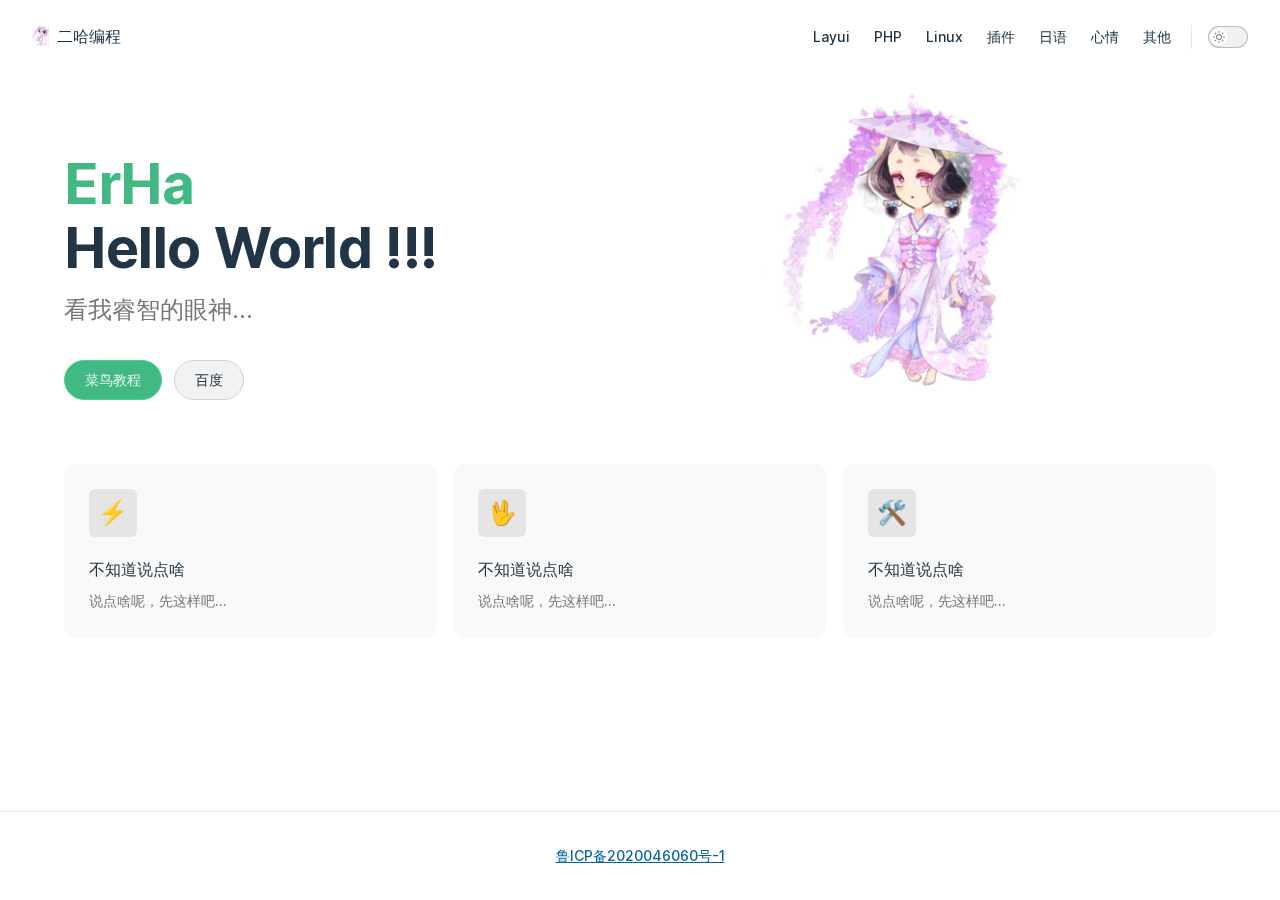
<file: index.html>
<!DOCTYPE html>
<html lang="en-US">
  <head>
    <meta charset="utf-8">
    <meta name="viewport" content="width=device-width,initial-scale=1">
    <title>二哈 | 二哈</title>
    <meta name="description" content="Just playing around.">
    <link rel="stylesheet" href="/assets/style.41b51b93.css">
    <link rel="modulepreload" href="/assets/app.2c96c140.js">
    <link rel="modulepreload" href="/assets/index.md.7eb3f938.lean.js">
    
    <script id="check-dark-light">(()=>{const e=localStorage.getItem("vitepress-theme-appearance")||"",a=window.matchMedia("(prefers-color-scheme: dark)").matches;(!e||e==="auto"?a:e==="dark")&&document.documentElement.classList.add("dark")})();</script>
  </head>
  <body>
    <div id="app"><div class="Layout" data-v-c6a644e1><!--[--><!--]--><!--[--><span tabindex="-1" data-v-151f2593></span><a href="#VPContent" class="VPSkipLink visually-hidden" data-v-151f2593> Skip to content </a><!--]--><!----><header class="VPNav no-sidebar" data-v-c6a644e1 data-v-a50780ff><div class="VPNavBar" data-v-a50780ff data-v-6f1d18b5><div class="container" data-v-6f1d18b5><div class="VPNavBarTitle" data-v-6f1d18b5 data-v-d5925166><a class="title" href="/" data-v-d5925166><!--[--><!--]--><!--[--><img class="VPImage logo" src="/logo.jpg" alt data-v-b7ac6bd3><!--]--><!--[-->二哈编程<!--]--><!--[--><!--]--></a></div><div class="content" data-v-6f1d18b5><!--[--><!--]--><!----><nav aria-labelledby="main-nav-aria-label" class="VPNavBarMenu menu" data-v-6f1d18b5 data-v-f83db6ba><span id="main-nav-aria-label" class="visually-hidden" data-v-f83db6ba>Main Navigation</span><!--[--><!--[--><a class="VPLink link VPNavBarMenuLink" href="/layui/" data-v-f83db6ba data-v-47a2263e data-v-3c355974><!--[-->Layui<!--]--><!----></a><!--]--><!--[--><a class="VPLink link VPNavBarMenuLink" href="/php/" data-v-f83db6ba data-v-47a2263e data-v-3c355974><!--[-->PHP<!--]--><!----></a><!--]--><!--[--><a class="VPLink link VPNavBarMenuLink" href="/linux/" data-v-f83db6ba data-v-47a2263e data-v-3c355974><!--[-->Linux<!--]--><!----></a><!--]--><!--[--><a class="VPLink link VPNavBarMenuLink" href="/charts/" data-v-f83db6ba data-v-47a2263e data-v-3c355974><!--[-->插件<!--]--><!----></a><!--]--><!--[--><a class="VPLink link VPNavBarMenuLink" href="/japanese/" data-v-f83db6ba data-v-47a2263e data-v-3c355974><!--[-->日语<!--]--><!----></a><!--]--><!--[--><a class="VPLink link VPNavBarMenuLink" href="/feelings/" data-v-f83db6ba data-v-47a2263e data-v-3c355974><!--[-->心情<!--]--><!----></a><!--]--><!--[--><a class="VPLink link VPNavBarMenuLink" href="/others/" data-v-f83db6ba data-v-47a2263e data-v-3c355974><!--[-->其他<!--]--><!----></a><!--]--><!--]--></nav><!----><div class="VPNavBarAppearance appearance" data-v-6f1d18b5 data-v-a3e7452b><button class="VPSwitch VPSwitchAppearance" type="button" role="switch" aria-label="toggle dark mode" aria-checked="false" data-v-a3e7452b data-v-31fdf26f data-v-eba7420e><span class="check" data-v-eba7420e><span class="icon" data-v-eba7420e><!--[--><svg xmlns="http://www.w3.org/2000/svg" aria-hidden="true" focusable="false" viewbox="0 0 24 24" class="sun" data-v-31fdf26f><path d="M12,18c-3.3,0-6-2.7-6-6s2.7-6,6-6s6,2.7,6,6S15.3,18,12,18zM12,8c-2.2,0-4,1.8-4,4c0,2.2,1.8,4,4,4c2.2,0,4-1.8,4-4C16,9.8,14.2,8,12,8z"></path><path d="M12,4c-0.6,0-1-0.4-1-1V1c0-0.6,0.4-1,1-1s1,0.4,1,1v2C13,3.6,12.6,4,12,4z"></path><path d="M12,24c-0.6,0-1-0.4-1-1v-2c0-0.6,0.4-1,1-1s1,0.4,1,1v2C13,23.6,12.6,24,12,24z"></path><path d="M5.6,6.6c-0.3,0-0.5-0.1-0.7-0.3L3.5,4.9c-0.4-0.4-0.4-1,0-1.4s1-0.4,1.4,0l1.4,1.4c0.4,0.4,0.4,1,0,1.4C6.2,6.5,5.9,6.6,5.6,6.6z"></path><path d="M19.8,20.8c-0.3,0-0.5-0.1-0.7-0.3l-1.4-1.4c-0.4-0.4-0.4-1,0-1.4s1-0.4,1.4,0l1.4,1.4c0.4,0.4,0.4,1,0,1.4C20.3,20.7,20,20.8,19.8,20.8z"></path><path d="M3,13H1c-0.6,0-1-0.4-1-1s0.4-1,1-1h2c0.6,0,1,0.4,1,1S3.6,13,3,13z"></path><path d="M23,13h-2c-0.6,0-1-0.4-1-1s0.4-1,1-1h2c0.6,0,1,0.4,1,1S23.6,13,23,13z"></path><path d="M4.2,20.8c-0.3,0-0.5-0.1-0.7-0.3c-0.4-0.4-0.4-1,0-1.4l1.4-1.4c0.4-0.4,1-0.4,1.4,0s0.4,1,0,1.4l-1.4,1.4C4.7,20.7,4.5,20.8,4.2,20.8z"></path><path d="M18.4,6.6c-0.3,0-0.5-0.1-0.7-0.3c-0.4-0.4-0.4-1,0-1.4l1.4-1.4c0.4-0.4,1-0.4,1.4,0s0.4,1,0,1.4l-1.4,1.4C18.9,6.5,18.6,6.6,18.4,6.6z"></path></svg><svg xmlns="http://www.w3.org/2000/svg" aria-hidden="true" focusable="false" viewbox="0 0 24 24" class="moon" data-v-31fdf26f><path d="M12.1,22c-0.3,0-0.6,0-0.9,0c-5.5-0.5-9.5-5.4-9-10.9c0.4-4.8,4.2-8.6,9-9c0.4,0,0.8,0.2,1,0.5c0.2,0.3,0.2,0.8-0.1,1.1c-2,2.7-1.4,6.4,1.3,8.4c2.1,1.6,5,1.6,7.1,0c0.3-0.2,0.7-0.3,1.1-0.1c0.3,0.2,0.5,0.6,0.5,1c-0.2,2.7-1.5,5.1-3.6,6.8C16.6,21.2,14.4,22,12.1,22zM9.3,4.4c-2.9,1-5,3.6-5.2,6.8c-0.4,4.4,2.8,8.3,7.2,8.7c2.1,0.2,4.2-0.4,5.8-1.8c1.1-0.9,1.9-2.1,2.4-3.4c-2.5,0.9-5.3,0.5-7.5-1.1C9.2,11.4,8.1,7.7,9.3,4.4z"></path></svg><!--]--></span></span></button></div><!----><div class="VPFlyout VPNavBarExtra extra" data-v-6f1d18b5 data-v-e4361c82 data-v-6ffb57d3><button type="button" class="button" aria-haspopup="true" aria-expanded="false" aria-label="extra navigation" data-v-6ffb57d3><svg xmlns="http://www.w3.org/2000/svg" aria-hidden="true" focusable="false" viewbox="0 0 24 24" class="icon" data-v-6ffb57d3><circle cx="12" cy="12" r="2"></circle><circle cx="19" cy="12" r="2"></circle><circle cx="5" cy="12" r="2"></circle></svg></button><div class="menu" data-v-6ffb57d3><div class="VPMenu" data-v-6ffb57d3 data-v-1c5d0cfc><!----><!--[--><!--[--><!----><div class="group" data-v-e4361c82><div class="item appearance" data-v-e4361c82><p class="label" data-v-e4361c82>Appearance</p><div class="appearance-action" data-v-e4361c82><button class="VPSwitch VPSwitchAppearance" type="button" role="switch" aria-label="toggle dark mode" aria-checked="false" data-v-e4361c82 data-v-31fdf26f data-v-eba7420e><span class="check" data-v-eba7420e><span class="icon" data-v-eba7420e><!--[--><svg xmlns="http://www.w3.org/2000/svg" aria-hidden="true" focusable="false" viewbox="0 0 24 24" class="sun" data-v-31fdf26f><path d="M12,18c-3.3,0-6-2.7-6-6s2.7-6,6-6s6,2.7,6,6S15.3,18,12,18zM12,8c-2.2,0-4,1.8-4,4c0,2.2,1.8,4,4,4c2.2,0,4-1.8,4-4C16,9.8,14.2,8,12,8z"></path><path d="M12,4c-0.6,0-1-0.4-1-1V1c0-0.6,0.4-1,1-1s1,0.4,1,1v2C13,3.6,12.6,4,12,4z"></path><path d="M12,24c-0.6,0-1-0.4-1-1v-2c0-0.6,0.4-1,1-1s1,0.4,1,1v2C13,23.6,12.6,24,12,24z"></path><path d="M5.6,6.6c-0.3,0-0.5-0.1-0.7-0.3L3.5,4.9c-0.4-0.4-0.4-1,0-1.4s1-0.4,1.4,0l1.4,1.4c0.4,0.4,0.4,1,0,1.4C6.2,6.5,5.9,6.6,5.6,6.6z"></path><path d="M19.8,20.8c-0.3,0-0.5-0.1-0.7-0.3l-1.4-1.4c-0.4-0.4-0.4-1,0-1.4s1-0.4,1.4,0l1.4,1.4c0.4,0.4,0.4,1,0,1.4C20.3,20.7,20,20.8,19.8,20.8z"></path><path d="M3,13H1c-0.6,0-1-0.4-1-1s0.4-1,1-1h2c0.6,0,1,0.4,1,1S3.6,13,3,13z"></path><path d="M23,13h-2c-0.6,0-1-0.4-1-1s0.4-1,1-1h2c0.6,0,1,0.4,1,1S23.6,13,23,13z"></path><path d="M4.2,20.8c-0.3,0-0.5-0.1-0.7-0.3c-0.4-0.4-0.4-1,0-1.4l1.4-1.4c0.4-0.4,1-0.4,1.4,0s0.4,1,0,1.4l-1.4,1.4C4.7,20.7,4.5,20.8,4.2,20.8z"></path><path d="M18.4,6.6c-0.3,0-0.5-0.1-0.7-0.3c-0.4-0.4-0.4-1,0-1.4l1.4-1.4c0.4-0.4,1-0.4,1.4,0s0.4,1,0,1.4l-1.4,1.4C18.9,6.5,18.6,6.6,18.4,6.6z"></path></svg><svg xmlns="http://www.w3.org/2000/svg" aria-hidden="true" focusable="false" viewbox="0 0 24 24" class="moon" data-v-31fdf26f><path d="M12.1,22c-0.3,0-0.6,0-0.9,0c-5.5-0.5-9.5-5.4-9-10.9c0.4-4.8,4.2-8.6,9-9c0.4,0,0.8,0.2,1,0.5c0.2,0.3,0.2,0.8-0.1,1.1c-2,2.7-1.4,6.4,1.3,8.4c2.1,1.6,5,1.6,7.1,0c0.3-0.2,0.7-0.3,1.1-0.1c0.3,0.2,0.5,0.6,0.5,1c-0.2,2.7-1.5,5.1-3.6,6.8C16.6,21.2,14.4,22,12.1,22zM9.3,4.4c-2.9,1-5,3.6-5.2,6.8c-0.4,4.4,2.8,8.3,7.2,8.7c2.1,0.2,4.2-0.4,5.8-1.8c1.1-0.9,1.9-2.1,2.4-3.4c-2.5,0.9-5.3,0.5-7.5-1.1C9.2,11.4,8.1,7.7,9.3,4.4z"></path></svg><!--]--></span></span></button></div></div></div><!----><!--]--><!--]--></div></div></div><!--[--><!--]--><button type="button" class="VPNavBarHamburger hamburger" aria-label="mobile navigation" aria-expanded="false" aria-controls="VPNavScreen" data-v-6f1d18b5 data-v-e5dd9c1c><span class="container" data-v-e5dd9c1c><span class="top" data-v-e5dd9c1c></span><span class="middle" data-v-e5dd9c1c></span><span class="bottom" data-v-e5dd9c1c></span></span></button></div></div></div><!----></header><!----><!----><div class="VPContent is-home" id="VPContent" data-v-c6a644e1 data-v-d981fe29><div class="VPHome" data-v-d981fe29 data-v-1db23833><!--[--><!--]--><div class="VPHero has-image VPHomeHero" data-v-1db23833 data-v-0a0d4301><div class="container" data-v-0a0d4301><div class="main" data-v-0a0d4301><h1 class="name" data-v-0a0d4301><span class="clip" data-v-0a0d4301>ErHa</span></h1><p class="text" data-v-0a0d4301>Hello World !!!</p><p class="tagline" data-v-0a0d4301>看我睿智的眼神...</p><div class="actions" data-v-0a0d4301><!--[--><div class="action" data-v-0a0d4301><a class="VPButton medium brand" href="https://www.runoob.com" target="_blank" rel="noreferrer" data-v-0a0d4301 data-v-53dbb8eb>菜鸟教程</a></div><div class="action" data-v-0a0d4301><a class="VPButton medium alt" href="https://www.baidu.com" target="_blank" rel="noreferrer" data-v-0a0d4301 data-v-53dbb8eb>百度</a></div><!--]--></div></div><div class="image" data-v-0a0d4301><div class="image-container" data-v-0a0d4301><div class="image-bg" data-v-0a0d4301></div><!--[--><img class="VPImage image-src" src="/banner.jpg" alt="ErHa" data-v-b7ac6bd3><!--]--></div></div></div></div><!--[--><!--]--><!--[--><!--]--><div class="VPFeatures VPHomeFeatures" data-v-1db23833 data-v-6a6451ec><div class="container" data-v-6a6451ec><div class="items" data-v-6a6451ec><!--[--><div class="grid-3 item" data-v-6a6451ec><article class="VPFeature" data-v-6a6451ec data-v-d99b2f77><div class="icon" data-v-d99b2f77>⚡️</div><h2 class="title" data-v-d99b2f77>不知道说点啥</h2><p class="details" data-v-d99b2f77>说点啥呢，先这样吧...</p></article></div><div class="grid-3 item" data-v-6a6451ec><article class="VPFeature" data-v-6a6451ec data-v-d99b2f77><div class="icon" data-v-d99b2f77>🖖</div><h2 class="title" data-v-d99b2f77>不知道说点啥</h2><p class="details" data-v-d99b2f77>说点啥呢，先这样吧...</p></article></div><div class="grid-3 item" data-v-6a6451ec><article class="VPFeature" data-v-6a6451ec data-v-d99b2f77><div class="icon" data-v-d99b2f77>🛠️</div><h2 class="title" data-v-d99b2f77>不知道说点啥</h2><p class="details" data-v-d99b2f77>说点啥呢，先这样吧...</p></article></div><!--]--></div></div></div><!--[--><!--]--><div style="position:relative;" data-v-1db23833><div></div></div></div></div><footer class="VPFooter" data-v-c6a644e1 data-v-9f24cc86><div class="container" data-v-9f24cc86><!----><p class="copyright" data-v-9f24cc86><a href="https://beian.miit.gov.cn/#/Integrated/index" target="_blank" style="color: #0463a2; text-decoration: underline;">鲁ICP备2020046060号-1</a></p></div></footer><!--[--><!--]--></div></div>
    <script>__VP_HASH_MAP__ = JSON.parse("{\"charts_index.md\":\"706b6655\",\"feelings_index.md\":\"87d55d1c\",\"getting-started.md\":\"dfd898bc\",\"index.md\":\"7eb3f938\",\"japanese_index.md\":\"ddd65195\",\"layui_index.md\":\"1ff34551\",\"linux_index.md\":\"1dddd9d9\",\"others_index.md\":\"f51a540d\",\"php_index.md\":\"f1f831eb\"}")</script>
    <script type="module" async src="/assets/app.2c96c140.js"></script>
    
  </body>
</html>
</file>
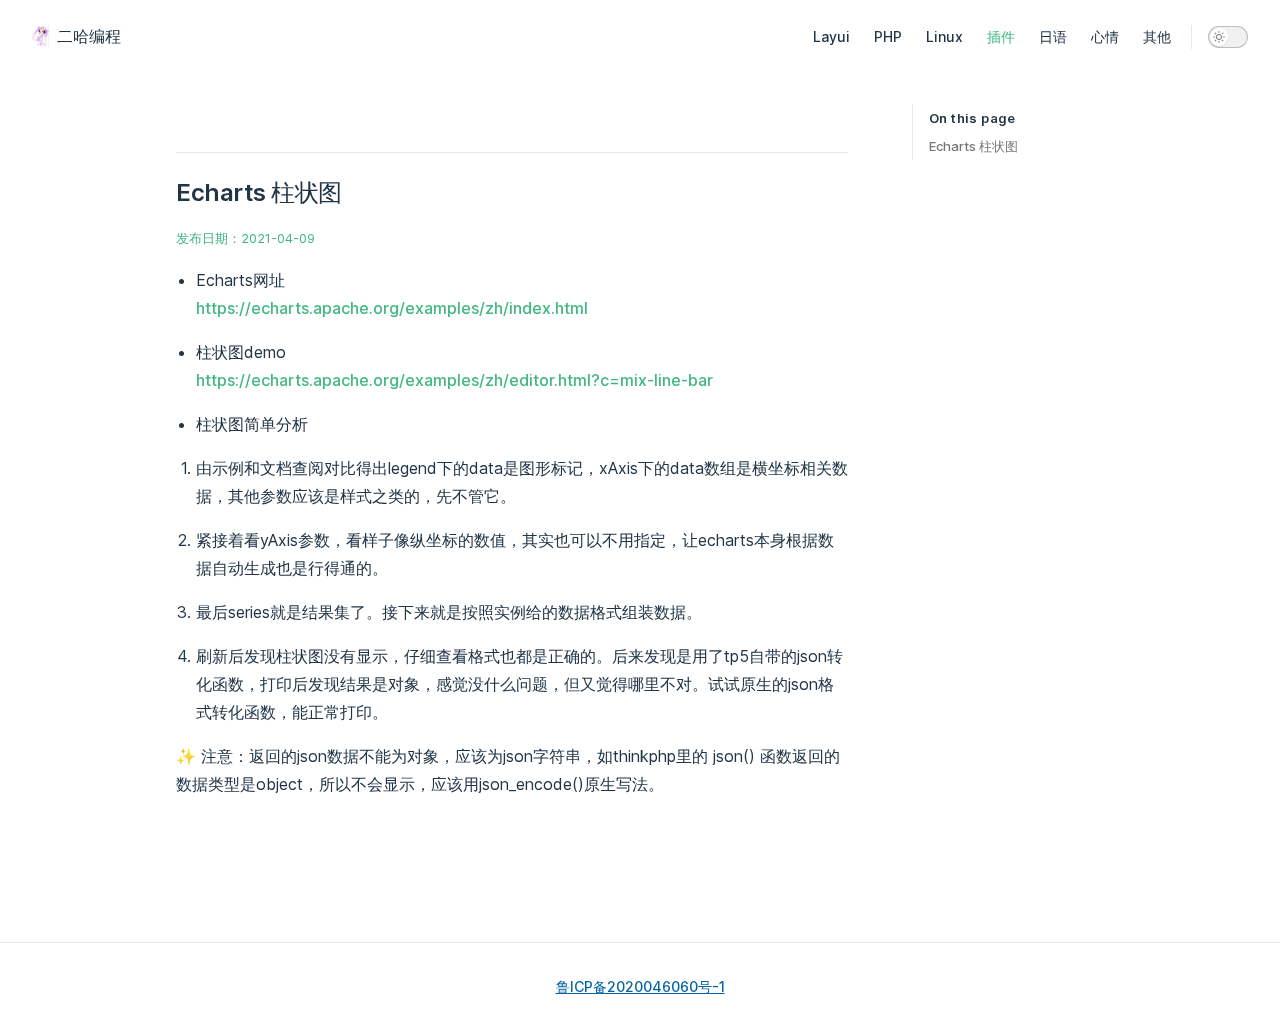
<file: charts/index.html>
<!DOCTYPE html>
<html lang="en-US">
  <head>
    <meta charset="utf-8">
    <meta name="viewport" content="width=device-width,initial-scale=1">
    <title>二哈 | 二哈</title>
    <meta name="description" content="Just playing around.">
    <link rel="stylesheet" href="/assets/style.41b51b93.css">
    <link rel="modulepreload" href="/assets/app.2c96c140.js">
    <link rel="modulepreload" href="/assets/charts_index.md.706b6655.lean.js">
    
    <script id="check-dark-light">(()=>{const e=localStorage.getItem("vitepress-theme-appearance")||"",a=window.matchMedia("(prefers-color-scheme: dark)").matches;(!e||e==="auto"?a:e==="dark")&&document.documentElement.classList.add("dark")})();</script>
  </head>
  <body>
    <div id="app"><div class="Layout" data-v-c6a644e1><!--[--><!--]--><!--[--><span tabindex="-1" data-v-151f2593></span><a href="#VPContent" class="VPSkipLink visually-hidden" data-v-151f2593> Skip to content </a><!--]--><!----><header class="VPNav no-sidebar" data-v-c6a644e1 data-v-a50780ff><div class="VPNavBar" data-v-a50780ff data-v-6f1d18b5><div class="container" data-v-6f1d18b5><div class="VPNavBarTitle" data-v-6f1d18b5 data-v-d5925166><a class="title" href="/" data-v-d5925166><!--[--><!--]--><!--[--><img class="VPImage logo" src="/logo.jpg" alt data-v-b7ac6bd3><!--]--><!--[-->二哈编程<!--]--><!--[--><!--]--></a></div><div class="content" data-v-6f1d18b5><!--[--><!--]--><!----><nav aria-labelledby="main-nav-aria-label" class="VPNavBarMenu menu" data-v-6f1d18b5 data-v-f83db6ba><span id="main-nav-aria-label" class="visually-hidden" data-v-f83db6ba>Main Navigation</span><!--[--><!--[--><a class="VPLink link VPNavBarMenuLink" href="/layui/" data-v-f83db6ba data-v-47a2263e data-v-3c355974><!--[-->Layui<!--]--><!----></a><!--]--><!--[--><a class="VPLink link VPNavBarMenuLink" href="/php/" data-v-f83db6ba data-v-47a2263e data-v-3c355974><!--[-->PHP<!--]--><!----></a><!--]--><!--[--><a class="VPLink link VPNavBarMenuLink" href="/linux/" data-v-f83db6ba data-v-47a2263e data-v-3c355974><!--[-->Linux<!--]--><!----></a><!--]--><!--[--><a class="VPLink link VPNavBarMenuLink active" href="/charts/" data-v-f83db6ba data-v-47a2263e data-v-3c355974><!--[-->插件<!--]--><!----></a><!--]--><!--[--><a class="VPLink link VPNavBarMenuLink" href="/japanese/" data-v-f83db6ba data-v-47a2263e data-v-3c355974><!--[-->日语<!--]--><!----></a><!--]--><!--[--><a class="VPLink link VPNavBarMenuLink" href="/feelings/" data-v-f83db6ba data-v-47a2263e data-v-3c355974><!--[-->心情<!--]--><!----></a><!--]--><!--[--><a class="VPLink link VPNavBarMenuLink" href="/others/" data-v-f83db6ba data-v-47a2263e data-v-3c355974><!--[-->其他<!--]--><!----></a><!--]--><!--]--></nav><!----><div class="VPNavBarAppearance appearance" data-v-6f1d18b5 data-v-a3e7452b><button class="VPSwitch VPSwitchAppearance" type="button" role="switch" aria-label="toggle dark mode" aria-checked="false" data-v-a3e7452b data-v-31fdf26f data-v-eba7420e><span class="check" data-v-eba7420e><span class="icon" data-v-eba7420e><!--[--><svg xmlns="http://www.w3.org/2000/svg" aria-hidden="true" focusable="false" viewbox="0 0 24 24" class="sun" data-v-31fdf26f><path d="M12,18c-3.3,0-6-2.7-6-6s2.7-6,6-6s6,2.7,6,6S15.3,18,12,18zM12,8c-2.2,0-4,1.8-4,4c0,2.2,1.8,4,4,4c2.2,0,4-1.8,4-4C16,9.8,14.2,8,12,8z"></path><path d="M12,4c-0.6,0-1-0.4-1-1V1c0-0.6,0.4-1,1-1s1,0.4,1,1v2C13,3.6,12.6,4,12,4z"></path><path d="M12,24c-0.6,0-1-0.4-1-1v-2c0-0.6,0.4-1,1-1s1,0.4,1,1v2C13,23.6,12.6,24,12,24z"></path><path d="M5.6,6.6c-0.3,0-0.5-0.1-0.7-0.3L3.5,4.9c-0.4-0.4-0.4-1,0-1.4s1-0.4,1.4,0l1.4,1.4c0.4,0.4,0.4,1,0,1.4C6.2,6.5,5.9,6.6,5.6,6.6z"></path><path d="M19.8,20.8c-0.3,0-0.5-0.1-0.7-0.3l-1.4-1.4c-0.4-0.4-0.4-1,0-1.4s1-0.4,1.4,0l1.4,1.4c0.4,0.4,0.4,1,0,1.4C20.3,20.7,20,20.8,19.8,20.8z"></path><path d="M3,13H1c-0.6,0-1-0.4-1-1s0.4-1,1-1h2c0.6,0,1,0.4,1,1S3.6,13,3,13z"></path><path d="M23,13h-2c-0.6,0-1-0.4-1-1s0.4-1,1-1h2c0.6,0,1,0.4,1,1S23.6,13,23,13z"></path><path d="M4.2,20.8c-0.3,0-0.5-0.1-0.7-0.3c-0.4-0.4-0.4-1,0-1.4l1.4-1.4c0.4-0.4,1-0.4,1.4,0s0.4,1,0,1.4l-1.4,1.4C4.7,20.7,4.5,20.8,4.2,20.8z"></path><path d="M18.4,6.6c-0.3,0-0.5-0.1-0.7-0.3c-0.4-0.4-0.4-1,0-1.4l1.4-1.4c0.4-0.4,1-0.4,1.4,0s0.4,1,0,1.4l-1.4,1.4C18.9,6.5,18.6,6.6,18.4,6.6z"></path></svg><svg xmlns="http://www.w3.org/2000/svg" aria-hidden="true" focusable="false" viewbox="0 0 24 24" class="moon" data-v-31fdf26f><path d="M12.1,22c-0.3,0-0.6,0-0.9,0c-5.5-0.5-9.5-5.4-9-10.9c0.4-4.8,4.2-8.6,9-9c0.4,0,0.8,0.2,1,0.5c0.2,0.3,0.2,0.8-0.1,1.1c-2,2.7-1.4,6.4,1.3,8.4c2.1,1.6,5,1.6,7.1,0c0.3-0.2,0.7-0.3,1.1-0.1c0.3,0.2,0.5,0.6,0.5,1c-0.2,2.7-1.5,5.1-3.6,6.8C16.6,21.2,14.4,22,12.1,22zM9.3,4.4c-2.9,1-5,3.6-5.2,6.8c-0.4,4.4,2.8,8.3,7.2,8.7c2.1,0.2,4.2-0.4,5.8-1.8c1.1-0.9,1.9-2.1,2.4-3.4c-2.5,0.9-5.3,0.5-7.5-1.1C9.2,11.4,8.1,7.7,9.3,4.4z"></path></svg><!--]--></span></span></button></div><!----><div class="VPFlyout VPNavBarExtra extra" data-v-6f1d18b5 data-v-e4361c82 data-v-6ffb57d3><button type="button" class="button" aria-haspopup="true" aria-expanded="false" aria-label="extra navigation" data-v-6ffb57d3><svg xmlns="http://www.w3.org/2000/svg" aria-hidden="true" focusable="false" viewbox="0 0 24 24" class="icon" data-v-6ffb57d3><circle cx="12" cy="12" r="2"></circle><circle cx="19" cy="12" r="2"></circle><circle cx="5" cy="12" r="2"></circle></svg></button><div class="menu" data-v-6ffb57d3><div class="VPMenu" data-v-6ffb57d3 data-v-1c5d0cfc><!----><!--[--><!--[--><!----><div class="group" data-v-e4361c82><div class="item appearance" data-v-e4361c82><p class="label" data-v-e4361c82>Appearance</p><div class="appearance-action" data-v-e4361c82><button class="VPSwitch VPSwitchAppearance" type="button" role="switch" aria-label="toggle dark mode" aria-checked="false" data-v-e4361c82 data-v-31fdf26f data-v-eba7420e><span class="check" data-v-eba7420e><span class="icon" data-v-eba7420e><!--[--><svg xmlns="http://www.w3.org/2000/svg" aria-hidden="true" focusable="false" viewbox="0 0 24 24" class="sun" data-v-31fdf26f><path d="M12,18c-3.3,0-6-2.7-6-6s2.7-6,6-6s6,2.7,6,6S15.3,18,12,18zM12,8c-2.2,0-4,1.8-4,4c0,2.2,1.8,4,4,4c2.2,0,4-1.8,4-4C16,9.8,14.2,8,12,8z"></path><path d="M12,4c-0.6,0-1-0.4-1-1V1c0-0.6,0.4-1,1-1s1,0.4,1,1v2C13,3.6,12.6,4,12,4z"></path><path d="M12,24c-0.6,0-1-0.4-1-1v-2c0-0.6,0.4-1,1-1s1,0.4,1,1v2C13,23.6,12.6,24,12,24z"></path><path d="M5.6,6.6c-0.3,0-0.5-0.1-0.7-0.3L3.5,4.9c-0.4-0.4-0.4-1,0-1.4s1-0.4,1.4,0l1.4,1.4c0.4,0.4,0.4,1,0,1.4C6.2,6.5,5.9,6.6,5.6,6.6z"></path><path d="M19.8,20.8c-0.3,0-0.5-0.1-0.7-0.3l-1.4-1.4c-0.4-0.4-0.4-1,0-1.4s1-0.4,1.4,0l1.4,1.4c0.4,0.4,0.4,1,0,1.4C20.3,20.7,20,20.8,19.8,20.8z"></path><path d="M3,13H1c-0.6,0-1-0.4-1-1s0.4-1,1-1h2c0.6,0,1,0.4,1,1S3.6,13,3,13z"></path><path d="M23,13h-2c-0.6,0-1-0.4-1-1s0.4-1,1-1h2c0.6,0,1,0.4,1,1S23.6,13,23,13z"></path><path d="M4.2,20.8c-0.3,0-0.5-0.1-0.7-0.3c-0.4-0.4-0.4-1,0-1.4l1.4-1.4c0.4-0.4,1-0.4,1.4,0s0.4,1,0,1.4l-1.4,1.4C4.7,20.7,4.5,20.8,4.2,20.8z"></path><path d="M18.4,6.6c-0.3,0-0.5-0.1-0.7-0.3c-0.4-0.4-0.4-1,0-1.4l1.4-1.4c0.4-0.4,1-0.4,1.4,0s0.4,1,0,1.4l-1.4,1.4C18.9,6.5,18.6,6.6,18.4,6.6z"></path></svg><svg xmlns="http://www.w3.org/2000/svg" aria-hidden="true" focusable="false" viewbox="0 0 24 24" class="moon" data-v-31fdf26f><path d="M12.1,22c-0.3,0-0.6,0-0.9,0c-5.5-0.5-9.5-5.4-9-10.9c0.4-4.8,4.2-8.6,9-9c0.4,0,0.8,0.2,1,0.5c0.2,0.3,0.2,0.8-0.1,1.1c-2,2.7-1.4,6.4,1.3,8.4c2.1,1.6,5,1.6,7.1,0c0.3-0.2,0.7-0.3,1.1-0.1c0.3,0.2,0.5,0.6,0.5,1c-0.2,2.7-1.5,5.1-3.6,6.8C16.6,21.2,14.4,22,12.1,22zM9.3,4.4c-2.9,1-5,3.6-5.2,6.8c-0.4,4.4,2.8,8.3,7.2,8.7c2.1,0.2,4.2-0.4,5.8-1.8c1.1-0.9,1.9-2.1,2.4-3.4c-2.5,0.9-5.3,0.5-7.5-1.1C9.2,11.4,8.1,7.7,9.3,4.4z"></path></svg><!--]--></span></span></button></div></div></div><!----><!--]--><!--]--></div></div></div><!--[--><!--]--><button type="button" class="VPNavBarHamburger hamburger" aria-label="mobile navigation" aria-expanded="false" aria-controls="VPNavScreen" data-v-6f1d18b5 data-v-e5dd9c1c><span class="container" data-v-e5dd9c1c><span class="top" data-v-e5dd9c1c></span><span class="middle" data-v-e5dd9c1c></span><span class="bottom" data-v-e5dd9c1c></span></span></button></div></div></div><!----></header><!----><!----><div class="VPContent" id="VPContent" data-v-c6a644e1 data-v-d981fe29><div class="VPDoc has-aside" data-v-d981fe29 data-v-cfb513e0><div class="container" data-v-cfb513e0><div class="aside" data-v-cfb513e0><div class="aside-curtain" data-v-cfb513e0></div><div class="aside-container" data-v-cfb513e0><div class="aside-content" data-v-cfb513e0><div class="VPDocAside" data-v-cfb513e0 data-v-afc4c1a1><!--[--><!--]--><!--[--><!--]--><div class="VPDocAsideOutline" data-v-afc4c1a1 data-v-2865c0b0><div class="content" data-v-2865c0b0><div class="outline-marker" data-v-2865c0b0></div><div class="outline-title" data-v-2865c0b0>On this page</div><nav aria-labelledby="doc-outline-aria-label" data-v-2865c0b0><span class="visually-hidden" id="doc-outline-aria-label" data-v-2865c0b0> Table of Contents for current page </span><ul class="root" data-v-2865c0b0 data-v-1188541a><!--[--><!--]--></ul></nav></div></div><!--[--><!--]--><div class="spacer" data-v-afc4c1a1></div><!--[--><!--]--><!----><!--[--><!--]--><!--[--><!--]--></div></div></div></div><div class="content" data-v-cfb513e0><div class="content-container" data-v-cfb513e0><!--[--><!--]--><main class="main" data-v-cfb513e0><div style="position:relative;" class="vp-doc _charts_index" data-v-cfb513e0><div><h2 id="echarts-柱状图" tabindex="-1">Echarts 柱状图 <a class="header-anchor" href="#echarts-柱状图" aria-hidden="true">#</a></h2><!----><ul><li><p>Echarts网址 <br><a href="https://echarts.apache.org/examples/zh/index.html" target="_blank" rel="noreferrer">https://echarts.apache.org/examples/zh/index.html</a></p></li><li><p>柱状图demo <br><a href="https://echarts.apache.org/examples/zh/editor.html?c=mix-line-bar" target="_blank" rel="noreferrer">https://echarts.apache.org/examples/zh/editor.html?c=mix-line-bar</a></p></li><li><p>柱状图简单分析</p></li></ul><ol><li><p>由示例和文档查阅对比得出legend下的data是图形标记，xAxis下的data数组是横坐标相关数据，其他参数应该是样式之类的，先不管它。</p></li><li><p>紧接着看yAxis参数，看样子像纵坐标的数值，其实也可以不用指定，让echarts本身根据数据自动生成也是行得通的。</p></li><li><p>最后series就是结果集了。接下来就是按照实例给的数据格式组装数据。</p></li><li><p>刷新后发现柱状图没有显示，仔细查看格式也都是正确的。后来发现是用了tp5自带的json转化函数，打印后发现结果是对象，感觉没什么问题，但又觉得哪里不对。试试原生的json格式转化函数，能正常打印。</p></li></ol><p>✨ 注意：返回的json数据不能为对象，应该为json字符串，如thinkphp里的 json() 函数返回的数据类型是object，所以不会显示，应该用json_encode()原生写法。</p></div></div></main><!--[--><!--]--><!----><!--[--><!--]--></div></div></div></div></div><footer class="VPFooter" data-v-c6a644e1 data-v-9f24cc86><div class="container" data-v-9f24cc86><!----><p class="copyright" data-v-9f24cc86><a href="https://beian.miit.gov.cn/#/Integrated/index" target="_blank" style="color: #0463a2; text-decoration: underline;">鲁ICP备2020046060号-1</a></p></div></footer><!--[--><!--]--></div></div>
    <script>__VP_HASH_MAP__ = JSON.parse("{\"charts_index.md\":\"706b6655\",\"feelings_index.md\":\"87d55d1c\",\"getting-started.md\":\"dfd898bc\",\"index.md\":\"7eb3f938\",\"japanese_index.md\":\"ddd65195\",\"layui_index.md\":\"1ff34551\",\"linux_index.md\":\"1dddd9d9\",\"others_index.md\":\"f51a540d\",\"php_index.md\":\"f1f831eb\"}")</script>
    <script type="module" async src="/assets/app.2c96c140.js"></script>
    
  </body>
</html>
</file>
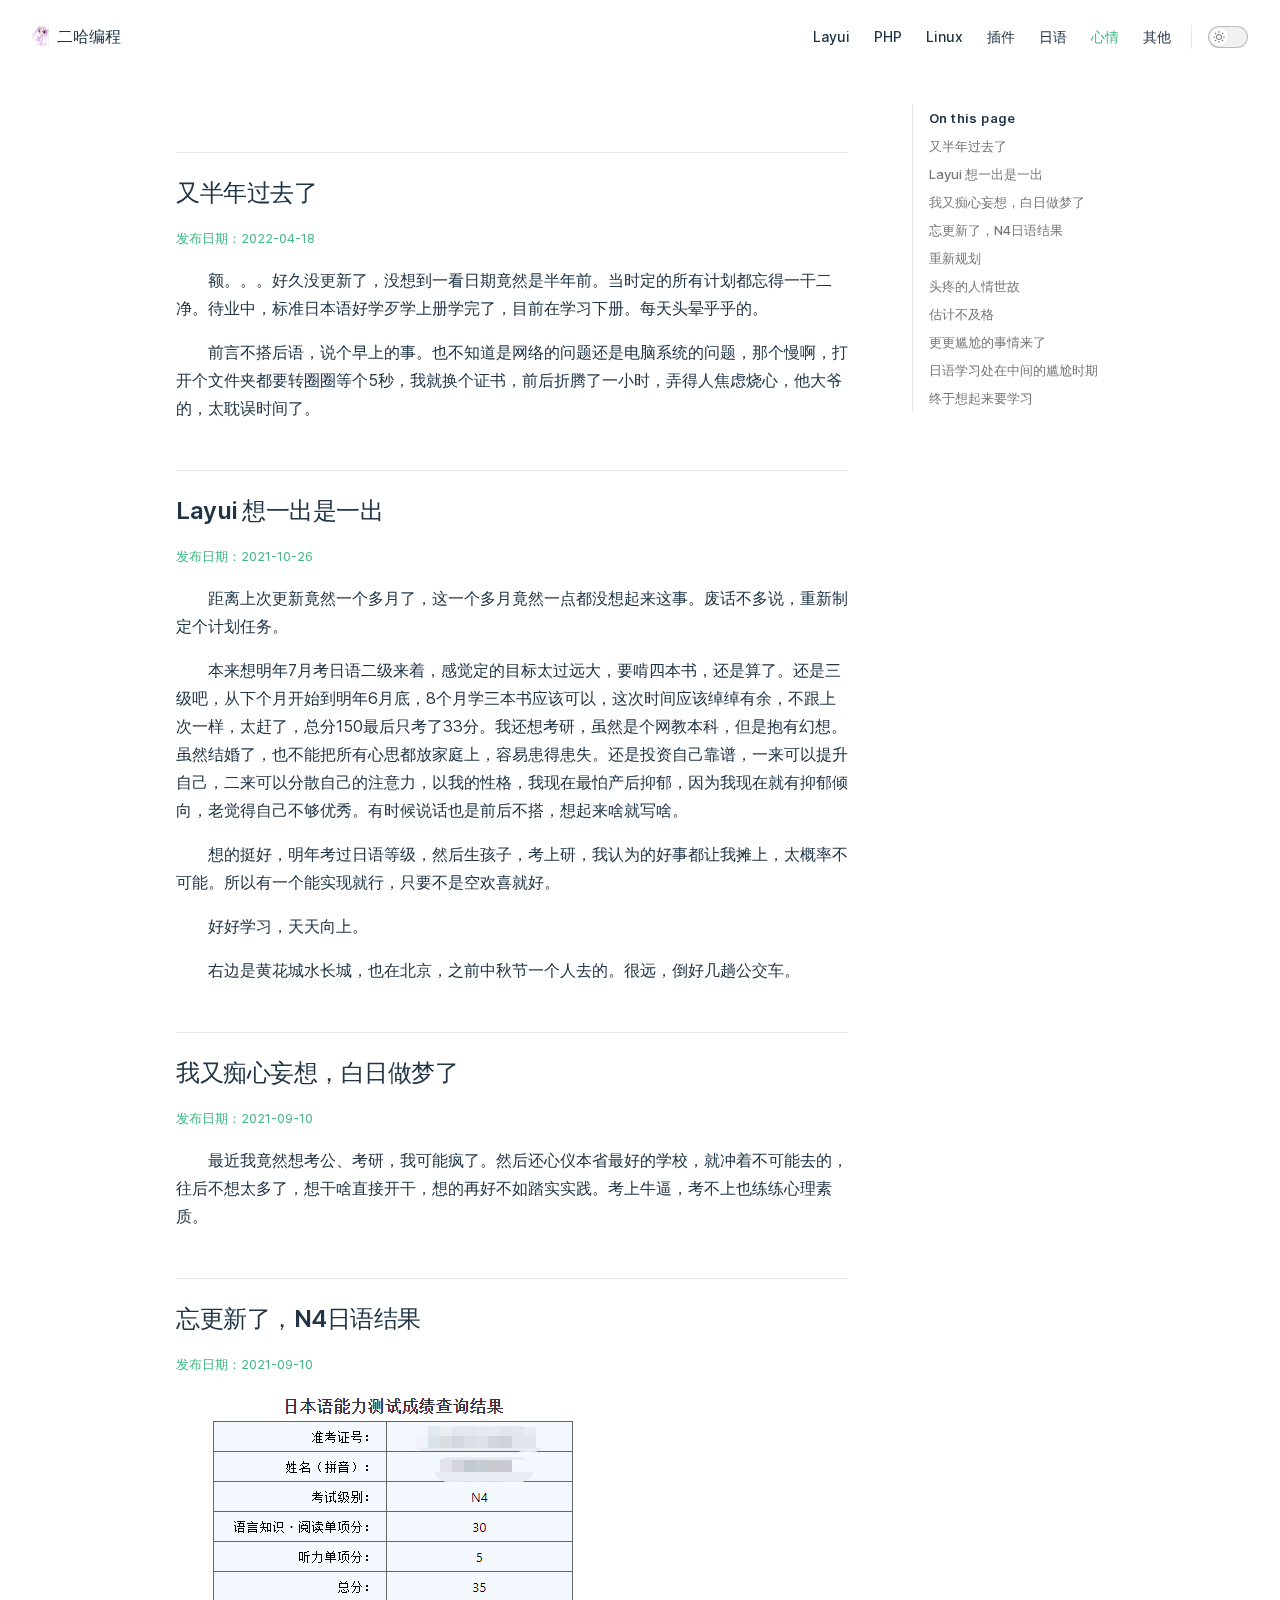
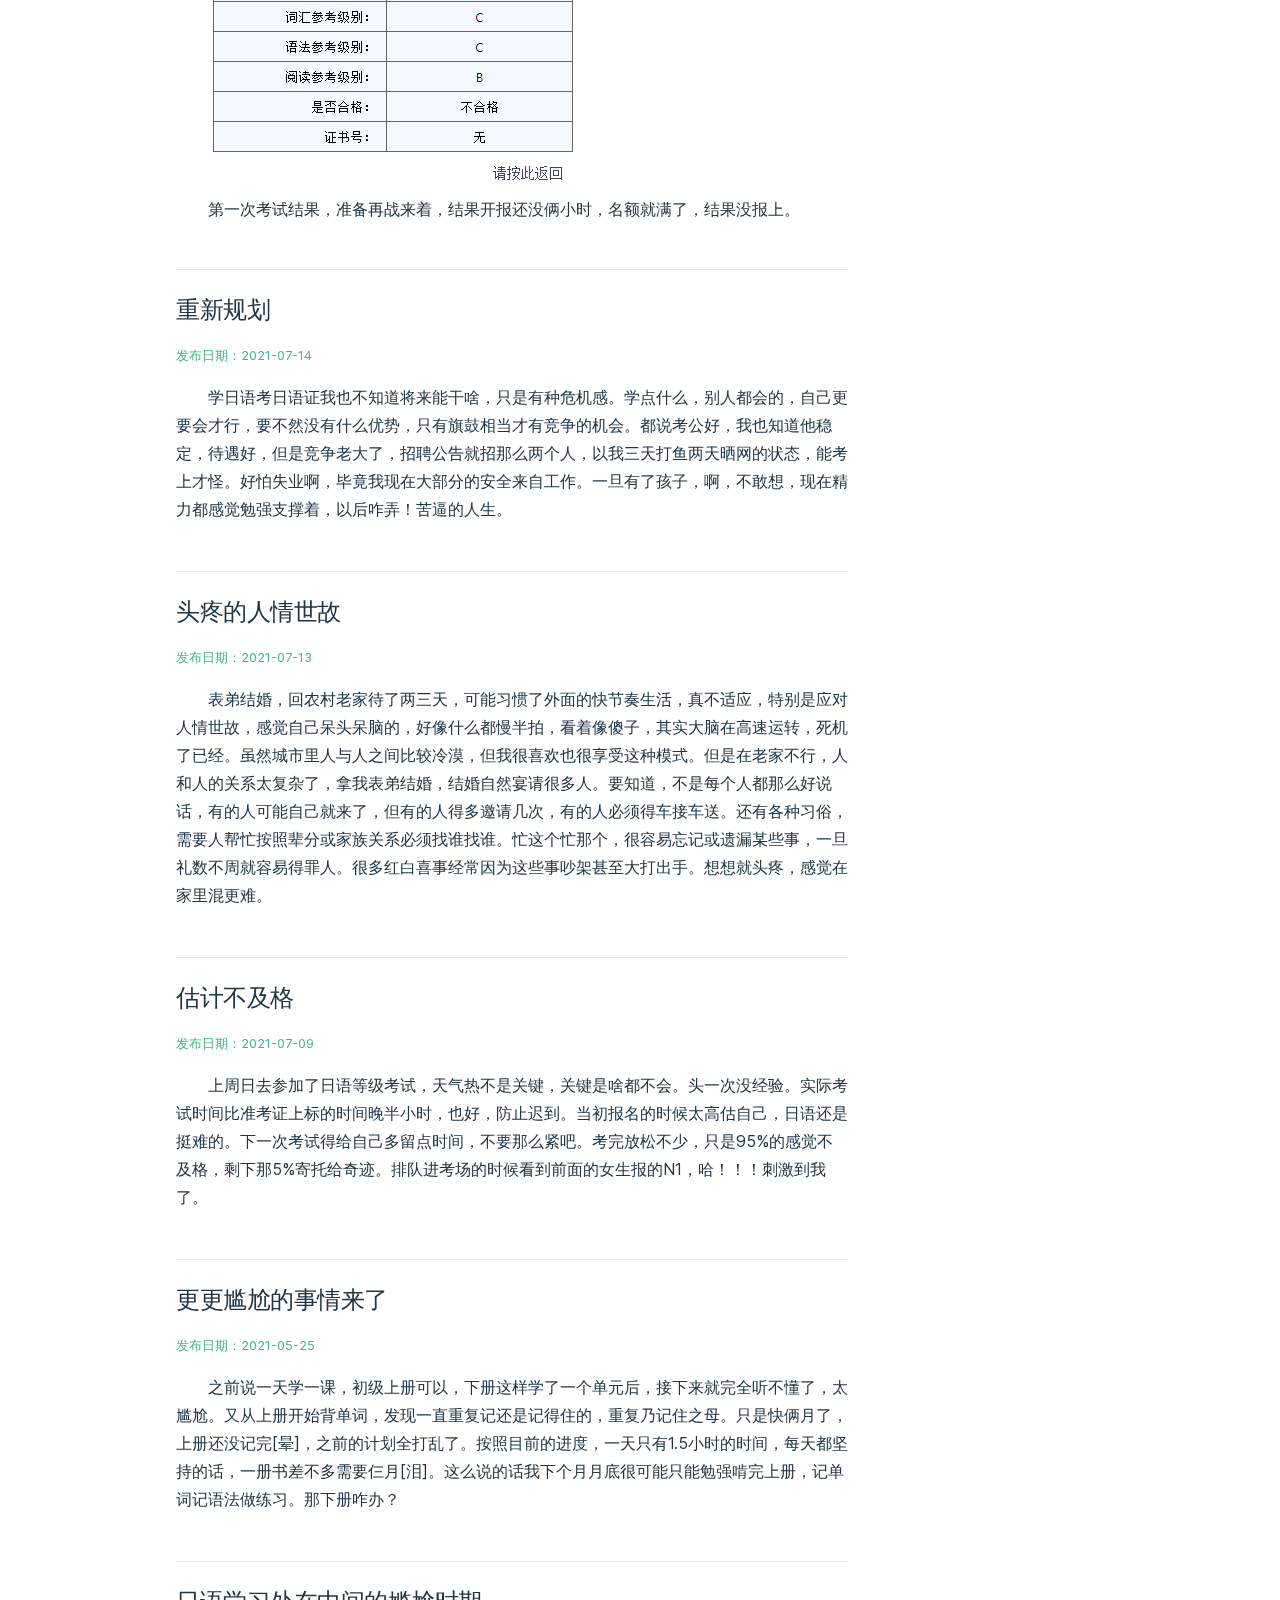
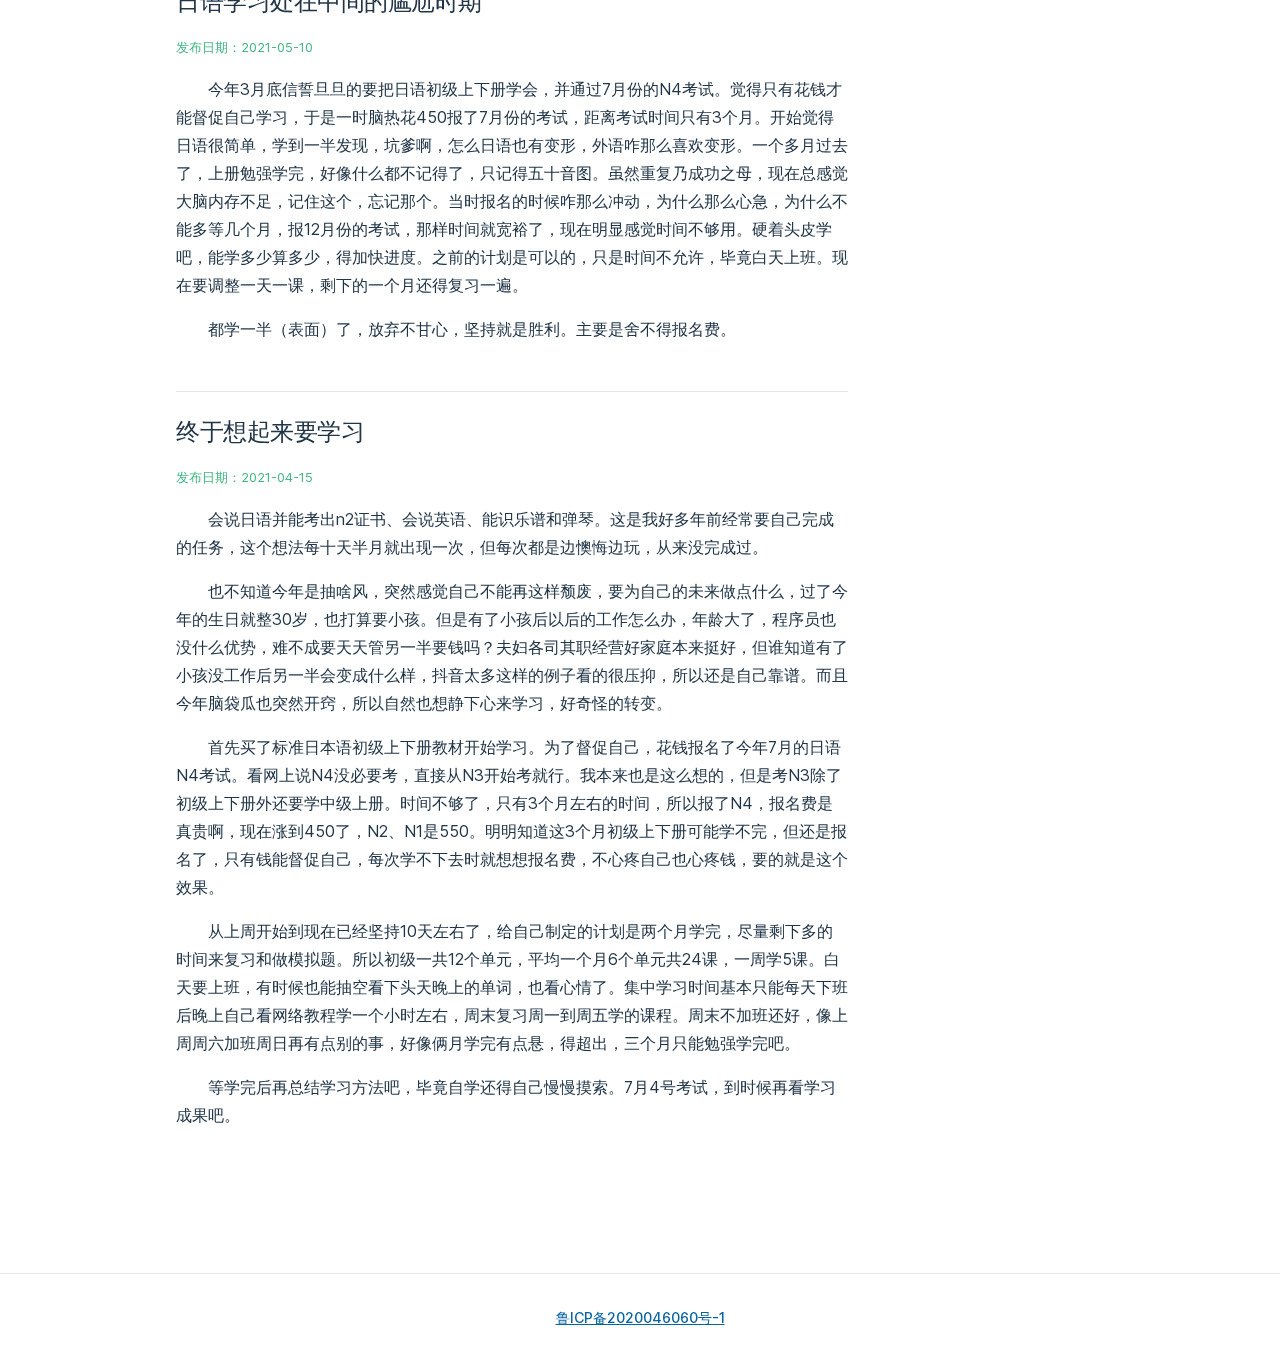
<file: feelings/index.html>
<!DOCTYPE html>
<html lang="en-US">
  <head>
    <meta charset="utf-8">
    <meta name="viewport" content="width=device-width,initial-scale=1">
    <title>二哈 | 二哈</title>
    <meta name="description" content="Just playing around.">
    <link rel="stylesheet" href="/assets/style.41b51b93.css">
    <link rel="modulepreload" href="/assets/app.2c96c140.js">
    <link rel="modulepreload" href="/assets/feelings_index.md.87d55d1c.lean.js">
    
    <script id="check-dark-light">(()=>{const e=localStorage.getItem("vitepress-theme-appearance")||"",a=window.matchMedia("(prefers-color-scheme: dark)").matches;(!e||e==="auto"?a:e==="dark")&&document.documentElement.classList.add("dark")})();</script>
  </head>
  <body>
    <div id="app"><div class="Layout" data-v-c6a644e1><!--[--><!--]--><!--[--><span tabindex="-1" data-v-151f2593></span><a href="#VPContent" class="VPSkipLink visually-hidden" data-v-151f2593> Skip to content </a><!--]--><!----><header class="VPNav no-sidebar" data-v-c6a644e1 data-v-a50780ff><div class="VPNavBar" data-v-a50780ff data-v-6f1d18b5><div class="container" data-v-6f1d18b5><div class="VPNavBarTitle" data-v-6f1d18b5 data-v-d5925166><a class="title" href="/" data-v-d5925166><!--[--><!--]--><!--[--><img class="VPImage logo" src="/logo.jpg" alt data-v-b7ac6bd3><!--]--><!--[-->二哈编程<!--]--><!--[--><!--]--></a></div><div class="content" data-v-6f1d18b5><!--[--><!--]--><!----><nav aria-labelledby="main-nav-aria-label" class="VPNavBarMenu menu" data-v-6f1d18b5 data-v-f83db6ba><span id="main-nav-aria-label" class="visually-hidden" data-v-f83db6ba>Main Navigation</span><!--[--><!--[--><a class="VPLink link VPNavBarMenuLink" href="/layui/" data-v-f83db6ba data-v-47a2263e data-v-3c355974><!--[-->Layui<!--]--><!----></a><!--]--><!--[--><a class="VPLink link VPNavBarMenuLink" href="/php/" data-v-f83db6ba data-v-47a2263e data-v-3c355974><!--[-->PHP<!--]--><!----></a><!--]--><!--[--><a class="VPLink link VPNavBarMenuLink" href="/linux/" data-v-f83db6ba data-v-47a2263e data-v-3c355974><!--[-->Linux<!--]--><!----></a><!--]--><!--[--><a class="VPLink link VPNavBarMenuLink" href="/charts/" data-v-f83db6ba data-v-47a2263e data-v-3c355974><!--[-->插件<!--]--><!----></a><!--]--><!--[--><a class="VPLink link VPNavBarMenuLink" href="/japanese/" data-v-f83db6ba data-v-47a2263e data-v-3c355974><!--[-->日语<!--]--><!----></a><!--]--><!--[--><a class="VPLink link VPNavBarMenuLink active" href="/feelings/" data-v-f83db6ba data-v-47a2263e data-v-3c355974><!--[-->心情<!--]--><!----></a><!--]--><!--[--><a class="VPLink link VPNavBarMenuLink" href="/others/" data-v-f83db6ba data-v-47a2263e data-v-3c355974><!--[-->其他<!--]--><!----></a><!--]--><!--]--></nav><!----><div class="VPNavBarAppearance appearance" data-v-6f1d18b5 data-v-a3e7452b><button class="VPSwitch VPSwitchAppearance" type="button" role="switch" aria-label="toggle dark mode" aria-checked="false" data-v-a3e7452b data-v-31fdf26f data-v-eba7420e><span class="check" data-v-eba7420e><span class="icon" data-v-eba7420e><!--[--><svg xmlns="http://www.w3.org/2000/svg" aria-hidden="true" focusable="false" viewbox="0 0 24 24" class="sun" data-v-31fdf26f><path d="M12,18c-3.3,0-6-2.7-6-6s2.7-6,6-6s6,2.7,6,6S15.3,18,12,18zM12,8c-2.2,0-4,1.8-4,4c0,2.2,1.8,4,4,4c2.2,0,4-1.8,4-4C16,9.8,14.2,8,12,8z"></path><path d="M12,4c-0.6,0-1-0.4-1-1V1c0-0.6,0.4-1,1-1s1,0.4,1,1v2C13,3.6,12.6,4,12,4z"></path><path d="M12,24c-0.6,0-1-0.4-1-1v-2c0-0.6,0.4-1,1-1s1,0.4,1,1v2C13,23.6,12.6,24,12,24z"></path><path d="M5.6,6.6c-0.3,0-0.5-0.1-0.7-0.3L3.5,4.9c-0.4-0.4-0.4-1,0-1.4s1-0.4,1.4,0l1.4,1.4c0.4,0.4,0.4,1,0,1.4C6.2,6.5,5.9,6.6,5.6,6.6z"></path><path d="M19.8,20.8c-0.3,0-0.5-0.1-0.7-0.3l-1.4-1.4c-0.4-0.4-0.4-1,0-1.4s1-0.4,1.4,0l1.4,1.4c0.4,0.4,0.4,1,0,1.4C20.3,20.7,20,20.8,19.8,20.8z"></path><path d="M3,13H1c-0.6,0-1-0.4-1-1s0.4-1,1-1h2c0.6,0,1,0.4,1,1S3.6,13,3,13z"></path><path d="M23,13h-2c-0.6,0-1-0.4-1-1s0.4-1,1-1h2c0.6,0,1,0.4,1,1S23.6,13,23,13z"></path><path d="M4.2,20.8c-0.3,0-0.5-0.1-0.7-0.3c-0.4-0.4-0.4-1,0-1.4l1.4-1.4c0.4-0.4,1-0.4,1.4,0s0.4,1,0,1.4l-1.4,1.4C4.7,20.7,4.5,20.8,4.2,20.8z"></path><path d="M18.4,6.6c-0.3,0-0.5-0.1-0.7-0.3c-0.4-0.4-0.4-1,0-1.4l1.4-1.4c0.4-0.4,1-0.4,1.4,0s0.4,1,0,1.4l-1.4,1.4C18.9,6.5,18.6,6.6,18.4,6.6z"></path></svg><svg xmlns="http://www.w3.org/2000/svg" aria-hidden="true" focusable="false" viewbox="0 0 24 24" class="moon" data-v-31fdf26f><path d="M12.1,22c-0.3,0-0.6,0-0.9,0c-5.5-0.5-9.5-5.4-9-10.9c0.4-4.8,4.2-8.6,9-9c0.4,0,0.8,0.2,1,0.5c0.2,0.3,0.2,0.8-0.1,1.1c-2,2.7-1.4,6.4,1.3,8.4c2.1,1.6,5,1.6,7.1,0c0.3-0.2,0.7-0.3,1.1-0.1c0.3,0.2,0.5,0.6,0.5,1c-0.2,2.7-1.5,5.1-3.6,6.8C16.6,21.2,14.4,22,12.1,22zM9.3,4.4c-2.9,1-5,3.6-5.2,6.8c-0.4,4.4,2.8,8.3,7.2,8.7c2.1,0.2,4.2-0.4,5.8-1.8c1.1-0.9,1.9-2.1,2.4-3.4c-2.5,0.9-5.3,0.5-7.5-1.1C9.2,11.4,8.1,7.7,9.3,4.4z"></path></svg><!--]--></span></span></button></div><!----><div class="VPFlyout VPNavBarExtra extra" data-v-6f1d18b5 data-v-e4361c82 data-v-6ffb57d3><button type="button" class="button" aria-haspopup="true" aria-expanded="false" aria-label="extra navigation" data-v-6ffb57d3><svg xmlns="http://www.w3.org/2000/svg" aria-hidden="true" focusable="false" viewbox="0 0 24 24" class="icon" data-v-6ffb57d3><circle cx="12" cy="12" r="2"></circle><circle cx="19" cy="12" r="2"></circle><circle cx="5" cy="12" r="2"></circle></svg></button><div class="menu" data-v-6ffb57d3><div class="VPMenu" data-v-6ffb57d3 data-v-1c5d0cfc><!----><!--[--><!--[--><!----><div class="group" data-v-e4361c82><div class="item appearance" data-v-e4361c82><p class="label" data-v-e4361c82>Appearance</p><div class="appearance-action" data-v-e4361c82><button class="VPSwitch VPSwitchAppearance" type="button" role="switch" aria-label="toggle dark mode" aria-checked="false" data-v-e4361c82 data-v-31fdf26f data-v-eba7420e><span class="check" data-v-eba7420e><span class="icon" data-v-eba7420e><!--[--><svg xmlns="http://www.w3.org/2000/svg" aria-hidden="true" focusable="false" viewbox="0 0 24 24" class="sun" data-v-31fdf26f><path d="M12,18c-3.3,0-6-2.7-6-6s2.7-6,6-6s6,2.7,6,6S15.3,18,12,18zM12,8c-2.2,0-4,1.8-4,4c0,2.2,1.8,4,4,4c2.2,0,4-1.8,4-4C16,9.8,14.2,8,12,8z"></path><path d="M12,4c-0.6,0-1-0.4-1-1V1c0-0.6,0.4-1,1-1s1,0.4,1,1v2C13,3.6,12.6,4,12,4z"></path><path d="M12,24c-0.6,0-1-0.4-1-1v-2c0-0.6,0.4-1,1-1s1,0.4,1,1v2C13,23.6,12.6,24,12,24z"></path><path d="M5.6,6.6c-0.3,0-0.5-0.1-0.7-0.3L3.5,4.9c-0.4-0.4-0.4-1,0-1.4s1-0.4,1.4,0l1.4,1.4c0.4,0.4,0.4,1,0,1.4C6.2,6.5,5.9,6.6,5.6,6.6z"></path><path d="M19.8,20.8c-0.3,0-0.5-0.1-0.7-0.3l-1.4-1.4c-0.4-0.4-0.4-1,0-1.4s1-0.4,1.4,0l1.4,1.4c0.4,0.4,0.4,1,0,1.4C20.3,20.7,20,20.8,19.8,20.8z"></path><path d="M3,13H1c-0.6,0-1-0.4-1-1s0.4-1,1-1h2c0.6,0,1,0.4,1,1S3.6,13,3,13z"></path><path d="M23,13h-2c-0.6,0-1-0.4-1-1s0.4-1,1-1h2c0.6,0,1,0.4,1,1S23.6,13,23,13z"></path><path d="M4.2,20.8c-0.3,0-0.5-0.1-0.7-0.3c-0.4-0.4-0.4-1,0-1.4l1.4-1.4c0.4-0.4,1-0.4,1.4,0s0.4,1,0,1.4l-1.4,1.4C4.7,20.7,4.5,20.8,4.2,20.8z"></path><path d="M18.4,6.6c-0.3,0-0.5-0.1-0.7-0.3c-0.4-0.4-0.4-1,0-1.4l1.4-1.4c0.4-0.4,1-0.4,1.4,0s0.4,1,0,1.4l-1.4,1.4C18.9,6.5,18.6,6.6,18.4,6.6z"></path></svg><svg xmlns="http://www.w3.org/2000/svg" aria-hidden="true" focusable="false" viewbox="0 0 24 24" class="moon" data-v-31fdf26f><path d="M12.1,22c-0.3,0-0.6,0-0.9,0c-5.5-0.5-9.5-5.4-9-10.9c0.4-4.8,4.2-8.6,9-9c0.4,0,0.8,0.2,1,0.5c0.2,0.3,0.2,0.8-0.1,1.1c-2,2.7-1.4,6.4,1.3,8.4c2.1,1.6,5,1.6,7.1,0c0.3-0.2,0.7-0.3,1.1-0.1c0.3,0.2,0.5,0.6,0.5,1c-0.2,2.7-1.5,5.1-3.6,6.8C16.6,21.2,14.4,22,12.1,22zM9.3,4.4c-2.9,1-5,3.6-5.2,6.8c-0.4,4.4,2.8,8.3,7.2,8.7c2.1,0.2,4.2-0.4,5.8-1.8c1.1-0.9,1.9-2.1,2.4-3.4c-2.5,0.9-5.3,0.5-7.5-1.1C9.2,11.4,8.1,7.7,9.3,4.4z"></path></svg><!--]--></span></span></button></div></div></div><!----><!--]--><!--]--></div></div></div><!--[--><!--]--><button type="button" class="VPNavBarHamburger hamburger" aria-label="mobile navigation" aria-expanded="false" aria-controls="VPNavScreen" data-v-6f1d18b5 data-v-e5dd9c1c><span class="container" data-v-e5dd9c1c><span class="top" data-v-e5dd9c1c></span><span class="middle" data-v-e5dd9c1c></span><span class="bottom" data-v-e5dd9c1c></span></span></button></div></div></div><!----></header><!----><!----><div class="VPContent" id="VPContent" data-v-c6a644e1 data-v-d981fe29><div class="VPDoc has-aside" data-v-d981fe29 data-v-cfb513e0><div class="container" data-v-cfb513e0><div class="aside" data-v-cfb513e0><div class="aside-curtain" data-v-cfb513e0></div><div class="aside-container" data-v-cfb513e0><div class="aside-content" data-v-cfb513e0><div class="VPDocAside" data-v-cfb513e0 data-v-afc4c1a1><!--[--><!--]--><!--[--><!--]--><div class="VPDocAsideOutline" data-v-afc4c1a1 data-v-2865c0b0><div class="content" data-v-2865c0b0><div class="outline-marker" data-v-2865c0b0></div><div class="outline-title" data-v-2865c0b0>On this page</div><nav aria-labelledby="doc-outline-aria-label" data-v-2865c0b0><span class="visually-hidden" id="doc-outline-aria-label" data-v-2865c0b0> Table of Contents for current page </span><ul class="root" data-v-2865c0b0 data-v-1188541a><!--[--><!--]--></ul></nav></div></div><!--[--><!--]--><div class="spacer" data-v-afc4c1a1></div><!--[--><!--]--><!----><!--[--><!--]--><!--[--><!--]--></div></div></div></div><div class="content" data-v-cfb513e0><div class="content-container" data-v-cfb513e0><!--[--><!--]--><main class="main" data-v-cfb513e0><div style="position:relative;" class="vp-doc _feelings_index" data-v-cfb513e0><div><h2 id="又半年过去了" tabindex="-1">又半年过去了 <a class="header-anchor" href="#又半年过去了" aria-hidden="true">#</a></h2><!----><p>  额。。。好久没更新了，没想到一看日期竟然是半年前。当时定的所有计划都忘得一干二净。待业中，标准日本语好学歹学上册学完了，目前在学习下册。每天头晕乎乎的。</p><p>  前言不搭后语，说个早上的事。也不知道是网络的问题还是电脑系统的问题，那个慢啊，打开个文件夹都要转圈圈等个5秒，我就换个证书，前后折腾了一小时，弄得人焦虑烧心，他大爷的，太耽误时间了。</p><h2 id="layui-想一出是一出" tabindex="-1">Layui 想一出是一出 <a class="header-anchor" href="#layui-想一出是一出" aria-hidden="true">#</a></h2><!----><p>  距离上次更新竟然一个多月了，这一个多月竟然一点都没想起来这事。废话不多说，重新制定个计划任务。</p><p>  本来想明年7月考日语二级来着，感觉定的目标太过远大，要啃四本书，还是算了。还是三级吧，从下个月开始到明年6月底，8个月学三本书应该可以，这次时间应该绰绰有余，不跟上次一样，太赶了，总分150最后只考了33分。我还想考研，虽然是个网教本科，但是抱有幻想。虽然结婚了，也不能把所有心思都放家庭上，容易患得患失。还是投资自己靠谱，一来可以提升自己，二来可以分散自己的注意力，以我的性格，我现在最怕产后抑郁，因为我现在就有抑郁倾向，老觉得自己不够优秀。有时候说话也是前后不搭，想起来啥就写啥。</p><p>  想的挺好，明年考过日语等级，然后生孩子，考上研，我认为的好事都让我摊上，太概率不可能。所以有一个能实现就行，只要不是空欢喜就好。</p><p>  好好学习，天天向上。</p><p>  右边是黄花城水长城，也在北京，之前中秋节一个人去的。很远，倒好几趟公交车。</p><h2 id="我又痴心妄想，白日做梦了" tabindex="-1">我又痴心妄想，白日做梦了 <a class="header-anchor" href="#我又痴心妄想，白日做梦了" aria-hidden="true">#</a></h2><!----><p>  最近我竟然想考公、考研，我可能疯了。然后还心仪本省最好的学校，就冲着不可能去的，往后不想太多了，想干啥直接开干，想的再好不如踏实实践。考上牛逼，考不上也练练心理素质。</p><h2 id="忘更新了，n4日语结果" tabindex="-1">忘更新了，N4日语结果 <a class="header-anchor" href="#忘更新了，n4日语结果" aria-hidden="true">#</a></h2><!----><img src="/assets/015.1d7fec61.png" alt="">   第一次考试结果，准备再战来着，结果开报还没俩小时，名额就满了，结果没报上。 <h2 id="重新规划" tabindex="-1">重新规划 <a class="header-anchor" href="#重新规划" aria-hidden="true">#</a></h2><!----><p>  学日语考日语证我也不知道将来能干啥，只是有种危机感。学点什么，别人都会的，自己更要会才行，要不然没有什么优势，只有旗鼓相当才有竞争的机会。都说考公好，我也知道他稳定，待遇好，但是竞争老大了，招聘公告就招那么两个人，以我三天打鱼两天晒网的状态，能考上才怪。好怕失业啊，毕竟我现在大部分的安全来自工作。一旦有了孩子，啊，不敢想，现在精力都感觉勉强支撑着，以后咋弄！苦逼的人生。</p><h2 id="头疼的人情世故" tabindex="-1">头疼的人情世故 <a class="header-anchor" href="#头疼的人情世故" aria-hidden="true">#</a></h2><!----><p>  表弟结婚，回农村老家待了两三天，可能习惯了外面的快节奏生活，真不适应，特别是应对人情世故，感觉自己呆头呆脑的，好像什么都慢半拍，看着像傻子，其实大脑在高速运转，死机了已经。虽然城市里人与人之间比较冷漠，但我很喜欢也很享受这种模式。但是在老家不行，人和人的关系太复杂了，拿我表弟结婚，结婚自然宴请很多人。要知道，不是每个人都那么好说话，有的人可能自己就来了，但有的人得多邀请几次，有的人必须得车接车送。还有各种习俗，需要人帮忙按照辈分或家族关系必须找谁找谁。忙这个忙那个，很容易忘记或遗漏某些事，一旦礼数不周就容易得罪人。很多红白喜事经常因为这些事吵架甚至大打出手。想想就头疼，感觉在家里混更难。</p><h2 id="估计不及格" tabindex="-1">估计不及格 <a class="header-anchor" href="#估计不及格" aria-hidden="true">#</a></h2><!----><p>  上周日去参加了日语等级考试，天气热不是关键，关键是啥都不会。头一次没经验。实际考试时间比准考证上标的时间晚半小时，也好，防止迟到。当初报名的时候太高估自己，日语还是挺难的。下一次考试得给自己多留点时间，不要那么紧吧。考完放松不少，只是95%的感觉不及格，剩下那5%寄托给奇迹。排队进考场的时候看到前面的女生报的N1，哈！！！刺激到我了。</p><h2 id="更更尴尬的事情来了" tabindex="-1">更更尴尬的事情来了 <a class="header-anchor" href="#更更尴尬的事情来了" aria-hidden="true">#</a></h2><!----><p>  之前说一天学一课，初级上册可以，下册这样学了一个单元后，接下来就完全听不懂了，太尴尬。又从上册开始背单词，发现一直重复记还是记得住的，重复乃记住之母。只是快俩月了，上册还没记完[晕]，之前的计划全打乱了。按照目前的进度，一天只有1.5小时的时间，每天都坚持的话，一册书差不多需要仨月[泪]。这么说的话我下个月月底很可能只能勉强啃完上册，记单词记语法做练习。那下册咋办？</p><h2 id="日语学习处在中间的尴尬时期" tabindex="-1">日语学习处在中间的尴尬时期 <a class="header-anchor" href="#日语学习处在中间的尴尬时期" aria-hidden="true">#</a></h2><!----><p>  今年3月底信誓旦旦的要把日语初级上下册学会，并通过7月份的N4考试。觉得只有花钱才能督促自己学习，于是一时脑热花450报了7月份的考试，距离考试时间只有3个月。开始觉得日语很简单，学到一半发现，坑爹啊，怎么日语也有变形，外语咋那么喜欢变形。一个多月过去了，上册勉强学完，好像什么都不记得了，只记得五十音图。虽然重复乃成功之母，现在总感觉大脑内存不足，记住这个，忘记那个。当时报名的时候咋那么冲动，为什么那么心急，为什么不能多等几个月，报12月份的考试，那样时间就宽裕了，现在明显感觉时间不够用。硬着头皮学吧，能学多少算多少，得加快进度。之前的计划是可以的，只是时间不允许，毕竟白天上班。现在要调整一天一课，剩下的一个月还得复习一遍。</p><p>  都学一半（表面）了，放弃不甘心，坚持就是胜利。主要是舍不得报名费。</p><h2 id="终于想起来要学习" tabindex="-1">终于想起来要学习 <a class="header-anchor" href="#终于想起来要学习" aria-hidden="true">#</a></h2><!----><p>  会说日语并能考出n2证书、会说英语、能识乐谱和弹琴。这是我好多年前经常要自己完成的任务，这个想法每十天半月就出现一次，但每次都是边懊悔边玩，从来没完成过。</p><p>  也不知道今年是抽啥风，突然感觉自己不能再这样颓废，要为自己的未来做点什么，过了今年的生日就整30岁，也打算要小孩。但是有了小孩后以后的工作怎么办，年龄大了，程序员也没什么优势，难不成要天天管另一半要钱吗？夫妇各司其职经营好家庭本来挺好，但谁知道有了小孩没工作后另一半会变成什么样，抖音太多这样的例子看的很压抑，所以还是自己靠谱。而且今年脑袋瓜也突然开窍，所以自然也想静下心来学习，好奇怪的转变。</p><p>  首先买了标准日本语初级上下册教材开始学习。为了督促自己，花钱报名了今年7月的日语N4考试。看网上说N4没必要考，直接从N3开始考就行。我本来也是这么想的，但是考N3除了初级上下册外还要学中级上册。时间不够了，只有3个月左右的时间，所以报了N4，报名费是真贵啊，现在涨到450了，N2、N1是550。明明知道这3个月初级上下册可能学不完，但还是报名了，只有钱能督促自己，每次学不下去时就想想报名费，不心疼自己也心疼钱，要的就是这个效果。</p><p>  从上周开始到现在已经坚持10天左右了，给自己制定的计划是两个月学完，尽量剩下多的时间来复习和做模拟题。所以初级一共12个单元，平均一个月6个单元共24课，一周学5课。白天要上班，有时候也能抽空看下头天晚上的单词，也看心情了。集中学习时间基本只能每天下班后晚上自己看网络教程学一个小时左右，周末复习周一到周五学的课程。周末不加班还好，像上周周六加班周日再有点别的事，好像俩月学完有点悬，得超出，三个月只能勉强学完吧。</p><p>  等学完后再总结学习方法吧，毕竟自学还得自己慢慢摸索。7月4号考试，到时候再看学习成果吧。</p></div></div></main><!--[--><!--]--><!----><!--[--><!--]--></div></div></div></div></div><footer class="VPFooter" data-v-c6a644e1 data-v-9f24cc86><div class="container" data-v-9f24cc86><!----><p class="copyright" data-v-9f24cc86><a href="https://beian.miit.gov.cn/#/Integrated/index" target="_blank" style="color: #0463a2; text-decoration: underline;">鲁ICP备2020046060号-1</a></p></div></footer><!--[--><!--]--></div></div>
    <script>__VP_HASH_MAP__ = JSON.parse("{\"charts_index.md\":\"706b6655\",\"feelings_index.md\":\"87d55d1c\",\"getting-started.md\":\"dfd898bc\",\"index.md\":\"7eb3f938\",\"japanese_index.md\":\"ddd65195\",\"layui_index.md\":\"1ff34551\",\"linux_index.md\":\"1dddd9d9\",\"others_index.md\":\"f51a540d\",\"php_index.md\":\"f1f831eb\"}")</script>
    <script type="module" async src="/assets/app.2c96c140.js"></script>
    
  </body>
</html>
</file>
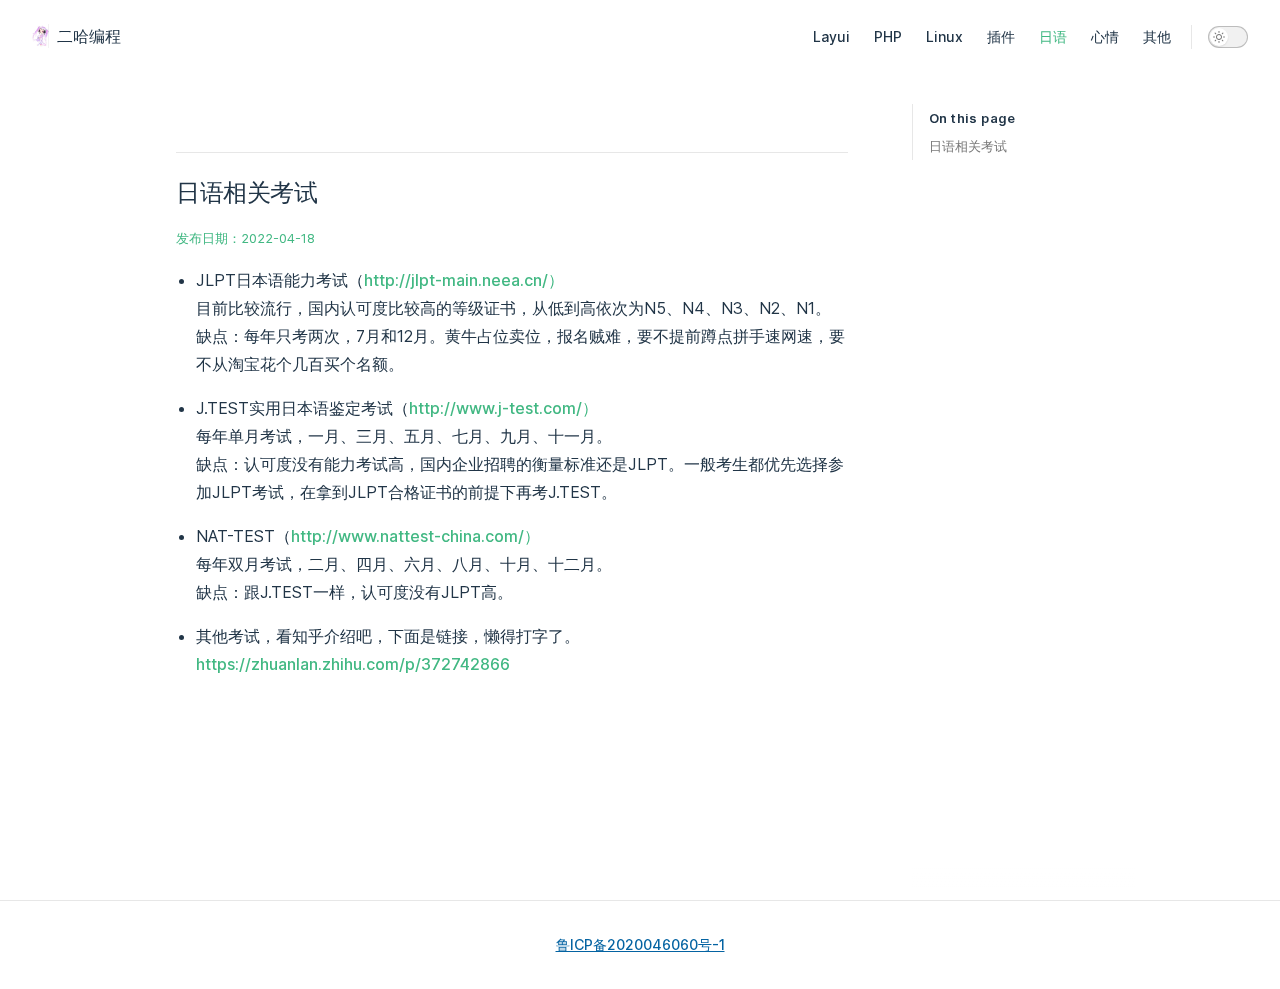
<file: japanese/index.html>
<!DOCTYPE html>
<html lang="en-US">
  <head>
    <meta charset="utf-8">
    <meta name="viewport" content="width=device-width,initial-scale=1">
    <title>二哈 | 二哈</title>
    <meta name="description" content="Just playing around.">
    <link rel="stylesheet" href="/assets/style.41b51b93.css">
    <link rel="modulepreload" href="/assets/app.2c96c140.js">
    <link rel="modulepreload" href="/assets/japanese_index.md.ddd65195.lean.js">
    
    <script id="check-dark-light">(()=>{const e=localStorage.getItem("vitepress-theme-appearance")||"",a=window.matchMedia("(prefers-color-scheme: dark)").matches;(!e||e==="auto"?a:e==="dark")&&document.documentElement.classList.add("dark")})();</script>
  </head>
  <body>
    <div id="app"><div class="Layout" data-v-c6a644e1><!--[--><!--]--><!--[--><span tabindex="-1" data-v-151f2593></span><a href="#VPContent" class="VPSkipLink visually-hidden" data-v-151f2593> Skip to content </a><!--]--><!----><header class="VPNav no-sidebar" data-v-c6a644e1 data-v-a50780ff><div class="VPNavBar" data-v-a50780ff data-v-6f1d18b5><div class="container" data-v-6f1d18b5><div class="VPNavBarTitle" data-v-6f1d18b5 data-v-d5925166><a class="title" href="/" data-v-d5925166><!--[--><!--]--><!--[--><img class="VPImage logo" src="/logo.jpg" alt data-v-b7ac6bd3><!--]--><!--[-->二哈编程<!--]--><!--[--><!--]--></a></div><div class="content" data-v-6f1d18b5><!--[--><!--]--><!----><nav aria-labelledby="main-nav-aria-label" class="VPNavBarMenu menu" data-v-6f1d18b5 data-v-f83db6ba><span id="main-nav-aria-label" class="visually-hidden" data-v-f83db6ba>Main Navigation</span><!--[--><!--[--><a class="VPLink link VPNavBarMenuLink" href="/layui/" data-v-f83db6ba data-v-47a2263e data-v-3c355974><!--[-->Layui<!--]--><!----></a><!--]--><!--[--><a class="VPLink link VPNavBarMenuLink" href="/php/" data-v-f83db6ba data-v-47a2263e data-v-3c355974><!--[-->PHP<!--]--><!----></a><!--]--><!--[--><a class="VPLink link VPNavBarMenuLink" href="/linux/" data-v-f83db6ba data-v-47a2263e data-v-3c355974><!--[-->Linux<!--]--><!----></a><!--]--><!--[--><a class="VPLink link VPNavBarMenuLink" href="/charts/" data-v-f83db6ba data-v-47a2263e data-v-3c355974><!--[-->插件<!--]--><!----></a><!--]--><!--[--><a class="VPLink link VPNavBarMenuLink active" href="/japanese/" data-v-f83db6ba data-v-47a2263e data-v-3c355974><!--[-->日语<!--]--><!----></a><!--]--><!--[--><a class="VPLink link VPNavBarMenuLink" href="/feelings/" data-v-f83db6ba data-v-47a2263e data-v-3c355974><!--[-->心情<!--]--><!----></a><!--]--><!--[--><a class="VPLink link VPNavBarMenuLink" href="/others/" data-v-f83db6ba data-v-47a2263e data-v-3c355974><!--[-->其他<!--]--><!----></a><!--]--><!--]--></nav><!----><div class="VPNavBarAppearance appearance" data-v-6f1d18b5 data-v-a3e7452b><button class="VPSwitch VPSwitchAppearance" type="button" role="switch" aria-label="toggle dark mode" aria-checked="false" data-v-a3e7452b data-v-31fdf26f data-v-eba7420e><span class="check" data-v-eba7420e><span class="icon" data-v-eba7420e><!--[--><svg xmlns="http://www.w3.org/2000/svg" aria-hidden="true" focusable="false" viewbox="0 0 24 24" class="sun" data-v-31fdf26f><path d="M12,18c-3.3,0-6-2.7-6-6s2.7-6,6-6s6,2.7,6,6S15.3,18,12,18zM12,8c-2.2,0-4,1.8-4,4c0,2.2,1.8,4,4,4c2.2,0,4-1.8,4-4C16,9.8,14.2,8,12,8z"></path><path d="M12,4c-0.6,0-1-0.4-1-1V1c0-0.6,0.4-1,1-1s1,0.4,1,1v2C13,3.6,12.6,4,12,4z"></path><path d="M12,24c-0.6,0-1-0.4-1-1v-2c0-0.6,0.4-1,1-1s1,0.4,1,1v2C13,23.6,12.6,24,12,24z"></path><path d="M5.6,6.6c-0.3,0-0.5-0.1-0.7-0.3L3.5,4.9c-0.4-0.4-0.4-1,0-1.4s1-0.4,1.4,0l1.4,1.4c0.4,0.4,0.4,1,0,1.4C6.2,6.5,5.9,6.6,5.6,6.6z"></path><path d="M19.8,20.8c-0.3,0-0.5-0.1-0.7-0.3l-1.4-1.4c-0.4-0.4-0.4-1,0-1.4s1-0.4,1.4,0l1.4,1.4c0.4,0.4,0.4,1,0,1.4C20.3,20.7,20,20.8,19.8,20.8z"></path><path d="M3,13H1c-0.6,0-1-0.4-1-1s0.4-1,1-1h2c0.6,0,1,0.4,1,1S3.6,13,3,13z"></path><path d="M23,13h-2c-0.6,0-1-0.4-1-1s0.4-1,1-1h2c0.6,0,1,0.4,1,1S23.6,13,23,13z"></path><path d="M4.2,20.8c-0.3,0-0.5-0.1-0.7-0.3c-0.4-0.4-0.4-1,0-1.4l1.4-1.4c0.4-0.4,1-0.4,1.4,0s0.4,1,0,1.4l-1.4,1.4C4.7,20.7,4.5,20.8,4.2,20.8z"></path><path d="M18.4,6.6c-0.3,0-0.5-0.1-0.7-0.3c-0.4-0.4-0.4-1,0-1.4l1.4-1.4c0.4-0.4,1-0.4,1.4,0s0.4,1,0,1.4l-1.4,1.4C18.9,6.5,18.6,6.6,18.4,6.6z"></path></svg><svg xmlns="http://www.w3.org/2000/svg" aria-hidden="true" focusable="false" viewbox="0 0 24 24" class="moon" data-v-31fdf26f><path d="M12.1,22c-0.3,0-0.6,0-0.9,0c-5.5-0.5-9.5-5.4-9-10.9c0.4-4.8,4.2-8.6,9-9c0.4,0,0.8,0.2,1,0.5c0.2,0.3,0.2,0.8-0.1,1.1c-2,2.7-1.4,6.4,1.3,8.4c2.1,1.6,5,1.6,7.1,0c0.3-0.2,0.7-0.3,1.1-0.1c0.3,0.2,0.5,0.6,0.5,1c-0.2,2.7-1.5,5.1-3.6,6.8C16.6,21.2,14.4,22,12.1,22zM9.3,4.4c-2.9,1-5,3.6-5.2,6.8c-0.4,4.4,2.8,8.3,7.2,8.7c2.1,0.2,4.2-0.4,5.8-1.8c1.1-0.9,1.9-2.1,2.4-3.4c-2.5,0.9-5.3,0.5-7.5-1.1C9.2,11.4,8.1,7.7,9.3,4.4z"></path></svg><!--]--></span></span></button></div><!----><div class="VPFlyout VPNavBarExtra extra" data-v-6f1d18b5 data-v-e4361c82 data-v-6ffb57d3><button type="button" class="button" aria-haspopup="true" aria-expanded="false" aria-label="extra navigation" data-v-6ffb57d3><svg xmlns="http://www.w3.org/2000/svg" aria-hidden="true" focusable="false" viewbox="0 0 24 24" class="icon" data-v-6ffb57d3><circle cx="12" cy="12" r="2"></circle><circle cx="19" cy="12" r="2"></circle><circle cx="5" cy="12" r="2"></circle></svg></button><div class="menu" data-v-6ffb57d3><div class="VPMenu" data-v-6ffb57d3 data-v-1c5d0cfc><!----><!--[--><!--[--><!----><div class="group" data-v-e4361c82><div class="item appearance" data-v-e4361c82><p class="label" data-v-e4361c82>Appearance</p><div class="appearance-action" data-v-e4361c82><button class="VPSwitch VPSwitchAppearance" type="button" role="switch" aria-label="toggle dark mode" aria-checked="false" data-v-e4361c82 data-v-31fdf26f data-v-eba7420e><span class="check" data-v-eba7420e><span class="icon" data-v-eba7420e><!--[--><svg xmlns="http://www.w3.org/2000/svg" aria-hidden="true" focusable="false" viewbox="0 0 24 24" class="sun" data-v-31fdf26f><path d="M12,18c-3.3,0-6-2.7-6-6s2.7-6,6-6s6,2.7,6,6S15.3,18,12,18zM12,8c-2.2,0-4,1.8-4,4c0,2.2,1.8,4,4,4c2.2,0,4-1.8,4-4C16,9.8,14.2,8,12,8z"></path><path d="M12,4c-0.6,0-1-0.4-1-1V1c0-0.6,0.4-1,1-1s1,0.4,1,1v2C13,3.6,12.6,4,12,4z"></path><path d="M12,24c-0.6,0-1-0.4-1-1v-2c0-0.6,0.4-1,1-1s1,0.4,1,1v2C13,23.6,12.6,24,12,24z"></path><path d="M5.6,6.6c-0.3,0-0.5-0.1-0.7-0.3L3.5,4.9c-0.4-0.4-0.4-1,0-1.4s1-0.4,1.4,0l1.4,1.4c0.4,0.4,0.4,1,0,1.4C6.2,6.5,5.9,6.6,5.6,6.6z"></path><path d="M19.8,20.8c-0.3,0-0.5-0.1-0.7-0.3l-1.4-1.4c-0.4-0.4-0.4-1,0-1.4s1-0.4,1.4,0l1.4,1.4c0.4,0.4,0.4,1,0,1.4C20.3,20.7,20,20.8,19.8,20.8z"></path><path d="M3,13H1c-0.6,0-1-0.4-1-1s0.4-1,1-1h2c0.6,0,1,0.4,1,1S3.6,13,3,13z"></path><path d="M23,13h-2c-0.6,0-1-0.4-1-1s0.4-1,1-1h2c0.6,0,1,0.4,1,1S23.6,13,23,13z"></path><path d="M4.2,20.8c-0.3,0-0.5-0.1-0.7-0.3c-0.4-0.4-0.4-1,0-1.4l1.4-1.4c0.4-0.4,1-0.4,1.4,0s0.4,1,0,1.4l-1.4,1.4C4.7,20.7,4.5,20.8,4.2,20.8z"></path><path d="M18.4,6.6c-0.3,0-0.5-0.1-0.7-0.3c-0.4-0.4-0.4-1,0-1.4l1.4-1.4c0.4-0.4,1-0.4,1.4,0s0.4,1,0,1.4l-1.4,1.4C18.9,6.5,18.6,6.6,18.4,6.6z"></path></svg><svg xmlns="http://www.w3.org/2000/svg" aria-hidden="true" focusable="false" viewbox="0 0 24 24" class="moon" data-v-31fdf26f><path d="M12.1,22c-0.3,0-0.6,0-0.9,0c-5.5-0.5-9.5-5.4-9-10.9c0.4-4.8,4.2-8.6,9-9c0.4,0,0.8,0.2,1,0.5c0.2,0.3,0.2,0.8-0.1,1.1c-2,2.7-1.4,6.4,1.3,8.4c2.1,1.6,5,1.6,7.1,0c0.3-0.2,0.7-0.3,1.1-0.1c0.3,0.2,0.5,0.6,0.5,1c-0.2,2.7-1.5,5.1-3.6,6.8C16.6,21.2,14.4,22,12.1,22zM9.3,4.4c-2.9,1-5,3.6-5.2,6.8c-0.4,4.4,2.8,8.3,7.2,8.7c2.1,0.2,4.2-0.4,5.8-1.8c1.1-0.9,1.9-2.1,2.4-3.4c-2.5,0.9-5.3,0.5-7.5-1.1C9.2,11.4,8.1,7.7,9.3,4.4z"></path></svg><!--]--></span></span></button></div></div></div><!----><!--]--><!--]--></div></div></div><!--[--><!--]--><button type="button" class="VPNavBarHamburger hamburger" aria-label="mobile navigation" aria-expanded="false" aria-controls="VPNavScreen" data-v-6f1d18b5 data-v-e5dd9c1c><span class="container" data-v-e5dd9c1c><span class="top" data-v-e5dd9c1c></span><span class="middle" data-v-e5dd9c1c></span><span class="bottom" data-v-e5dd9c1c></span></span></button></div></div></div><!----></header><!----><!----><div class="VPContent" id="VPContent" data-v-c6a644e1 data-v-d981fe29><div class="VPDoc has-aside" data-v-d981fe29 data-v-cfb513e0><div class="container" data-v-cfb513e0><div class="aside" data-v-cfb513e0><div class="aside-curtain" data-v-cfb513e0></div><div class="aside-container" data-v-cfb513e0><div class="aside-content" data-v-cfb513e0><div class="VPDocAside" data-v-cfb513e0 data-v-afc4c1a1><!--[--><!--]--><!--[--><!--]--><div class="VPDocAsideOutline" data-v-afc4c1a1 data-v-2865c0b0><div class="content" data-v-2865c0b0><div class="outline-marker" data-v-2865c0b0></div><div class="outline-title" data-v-2865c0b0>On this page</div><nav aria-labelledby="doc-outline-aria-label" data-v-2865c0b0><span class="visually-hidden" id="doc-outline-aria-label" data-v-2865c0b0> Table of Contents for current page </span><ul class="root" data-v-2865c0b0 data-v-1188541a><!--[--><!--]--></ul></nav></div></div><!--[--><!--]--><div class="spacer" data-v-afc4c1a1></div><!--[--><!--]--><!----><!--[--><!--]--><!--[--><!--]--></div></div></div></div><div class="content" data-v-cfb513e0><div class="content-container" data-v-cfb513e0><!--[--><!--]--><main class="main" data-v-cfb513e0><div style="position:relative;" class="vp-doc _japanese_index" data-v-cfb513e0><div><h2 id="日语相关考试" tabindex="-1">日语相关考试 <a class="header-anchor" href="#日语相关考试" aria-hidden="true">#</a></h2><!----><ul><li><p>JLPT日本语能力考试（<a href="http://jlpt-main.neea.cn/%EF%BC%89" target="_blank" rel="noreferrer">http://jlpt-main.neea.cn/）</a><br> 目前比较流行，国内认可度比较高的等级证书，从低到高依次为N5、N4、N3、N2、N1。 <br> 缺点：每年只考两次，7月和12月。黄牛占位卖位，报名贼难，要不提前蹲点拼手速网速，要不从淘宝花个几百买个名额。</p></li><li><p>J.TEST实用日本语鉴定考试（<a href="http://www.j-test.com/%EF%BC%89" target="_blank" rel="noreferrer">http://www.j-test.com/）</a><br> 每年单月考试，一月、三月、五月、七月、九月、十一月。 <br> 缺点：认可度没有能力考试高，国内企业招聘的衡量标准还是JLPT。一般考生都优先选择参加JLPT考试，在拿到JLPT合格证书的前提下再考J.TEST。</p></li><li><p>NAT-TEST（<a href="http://www.nattest-china.com/%EF%BC%89" target="_blank" rel="noreferrer">http://www.nattest-china.com/）</a><br> 每年双月考试，二月、四月、六月、八月、十月、十二月。 <br> 缺点：跟J.TEST一样，认可度没有JLPT高。</p></li><li><p>其他考试，看知乎介绍吧，下面是链接，懒得打字了。 <br><a href="https://zhuanlan.zhihu.com/p/372742866" target="_blank" rel="noreferrer">https://zhuanlan.zhihu.com/p/372742866</a></p></li></ul></div></div></main><!--[--><!--]--><!----><!--[--><!--]--></div></div></div></div></div><footer class="VPFooter" data-v-c6a644e1 data-v-9f24cc86><div class="container" data-v-9f24cc86><!----><p class="copyright" data-v-9f24cc86><a href="https://beian.miit.gov.cn/#/Integrated/index" target="_blank" style="color: #0463a2; text-decoration: underline;">鲁ICP备2020046060号-1</a></p></div></footer><!--[--><!--]--></div></div>
    <script>__VP_HASH_MAP__ = JSON.parse("{\"charts_index.md\":\"706b6655\",\"feelings_index.md\":\"87d55d1c\",\"getting-started.md\":\"dfd898bc\",\"index.md\":\"7eb3f938\",\"japanese_index.md\":\"ddd65195\",\"layui_index.md\":\"1ff34551\",\"linux_index.md\":\"1dddd9d9\",\"others_index.md\":\"f51a540d\",\"php_index.md\":\"f1f831eb\"}")</script>
    <script type="module" async src="/assets/app.2c96c140.js"></script>
    
  </body>
</html>
</file>
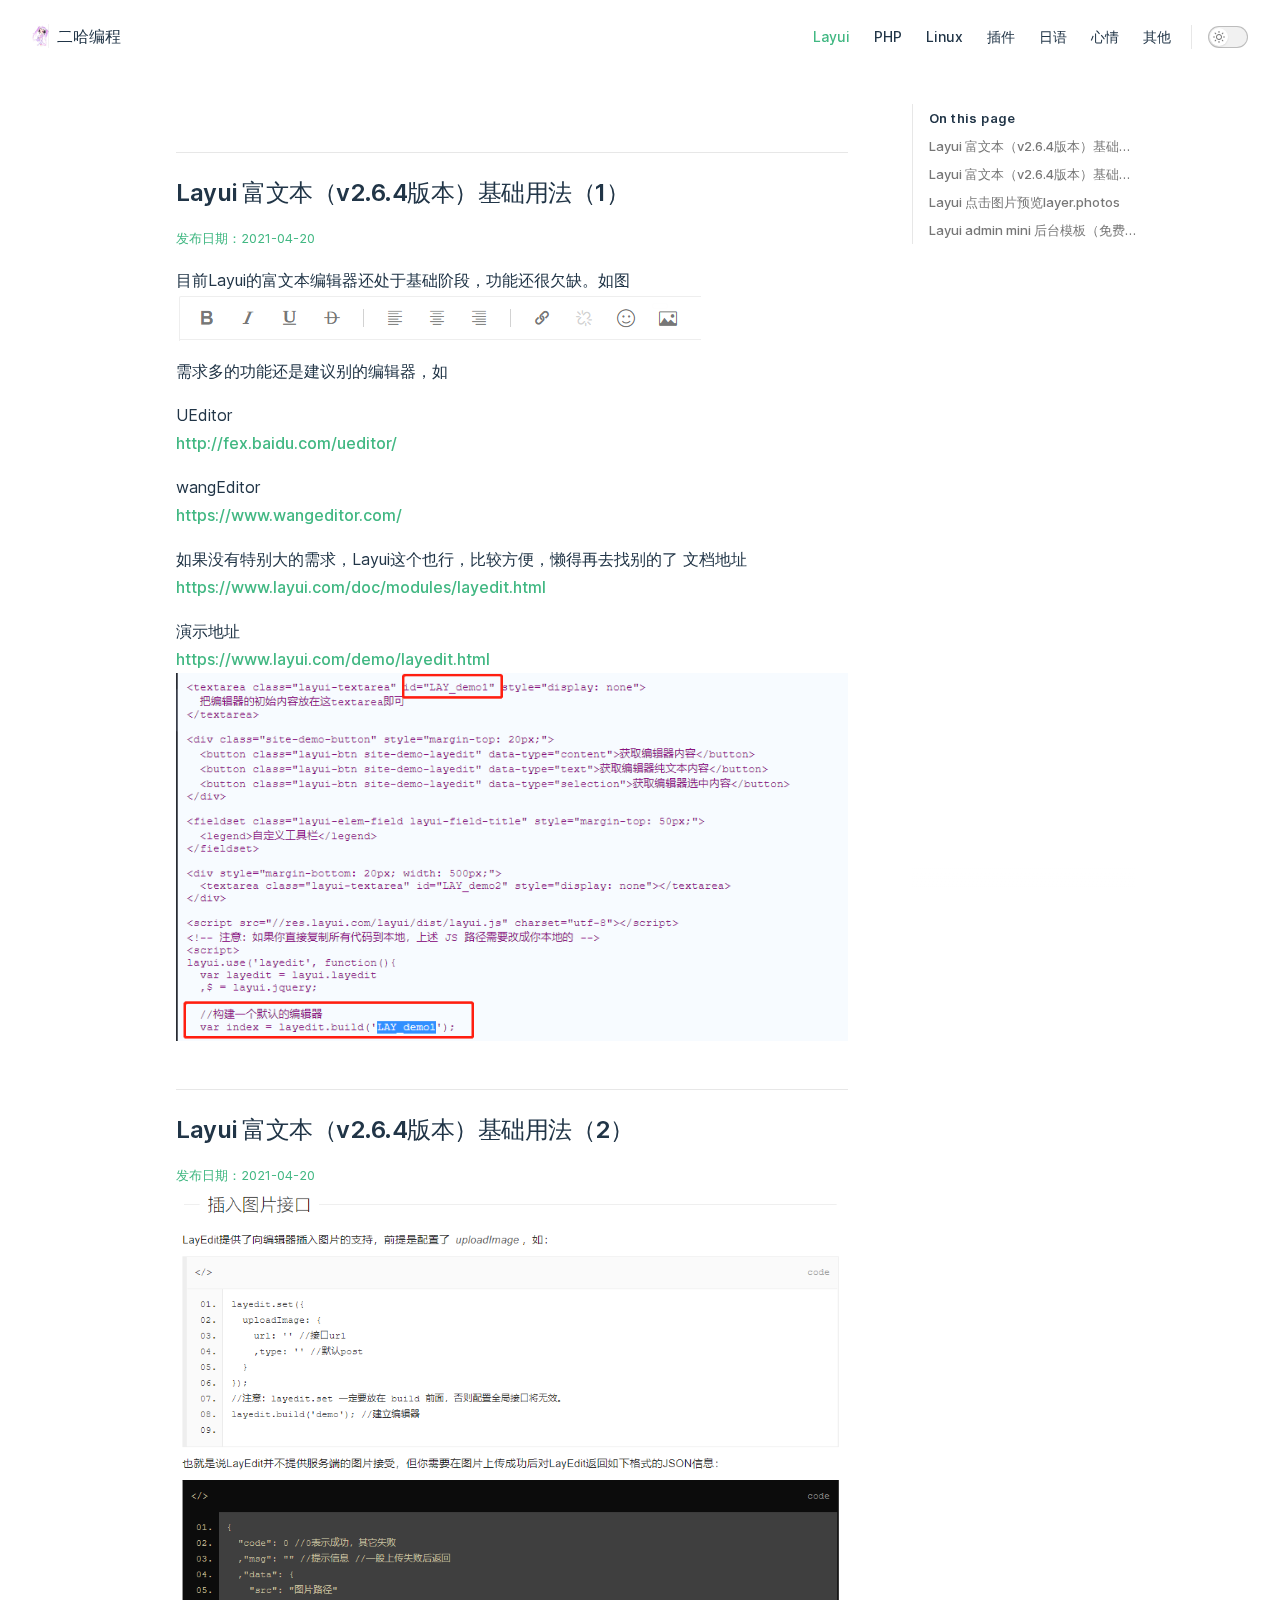
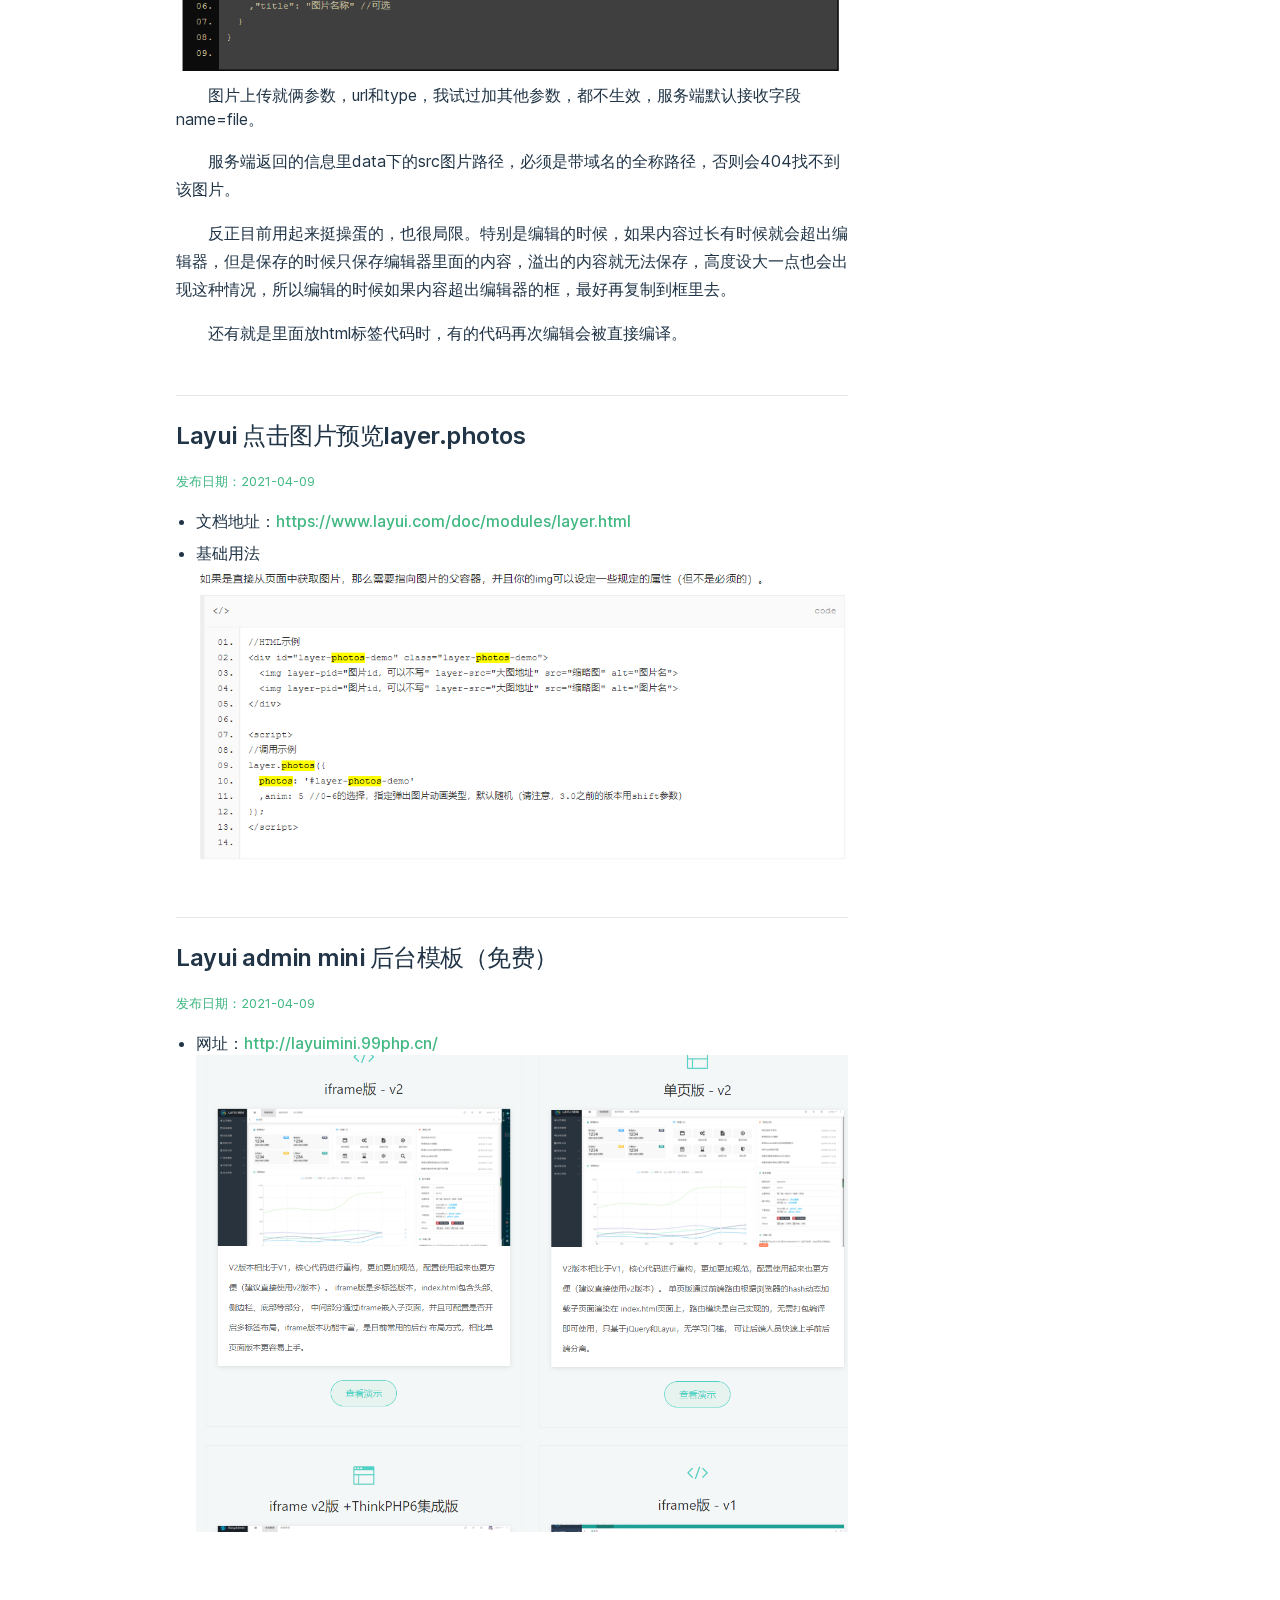
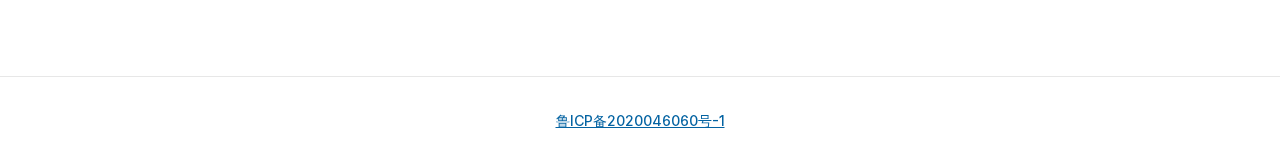
<file: layui/index.html>
<!DOCTYPE html>
<html lang="en-US">
  <head>
    <meta charset="utf-8">
    <meta name="viewport" content="width=device-width,initial-scale=1">
    <title>二哈 | 二哈</title>
    <meta name="description" content="Just playing around.">
    <link rel="stylesheet" href="/assets/style.41b51b93.css">
    <link rel="modulepreload" href="/assets/app.2c96c140.js">
    <link rel="modulepreload" href="/assets/layui_index.md.1ff34551.lean.js">
    
    <script id="check-dark-light">(()=>{const e=localStorage.getItem("vitepress-theme-appearance")||"",a=window.matchMedia("(prefers-color-scheme: dark)").matches;(!e||e==="auto"?a:e==="dark")&&document.documentElement.classList.add("dark")})();</script>
  </head>
  <body>
    <div id="app"><div class="Layout" data-v-c6a644e1><!--[--><!--]--><!--[--><span tabindex="-1" data-v-151f2593></span><a href="#VPContent" class="VPSkipLink visually-hidden" data-v-151f2593> Skip to content </a><!--]--><!----><header class="VPNav no-sidebar" data-v-c6a644e1 data-v-a50780ff><div class="VPNavBar" data-v-a50780ff data-v-6f1d18b5><div class="container" data-v-6f1d18b5><div class="VPNavBarTitle" data-v-6f1d18b5 data-v-d5925166><a class="title" href="/" data-v-d5925166><!--[--><!--]--><!--[--><img class="VPImage logo" src="/logo.jpg" alt data-v-b7ac6bd3><!--]--><!--[-->二哈编程<!--]--><!--[--><!--]--></a></div><div class="content" data-v-6f1d18b5><!--[--><!--]--><!----><nav aria-labelledby="main-nav-aria-label" class="VPNavBarMenu menu" data-v-6f1d18b5 data-v-f83db6ba><span id="main-nav-aria-label" class="visually-hidden" data-v-f83db6ba>Main Navigation</span><!--[--><!--[--><a class="VPLink link VPNavBarMenuLink active" href="/layui/" data-v-f83db6ba data-v-47a2263e data-v-3c355974><!--[-->Layui<!--]--><!----></a><!--]--><!--[--><a class="VPLink link VPNavBarMenuLink" href="/php/" data-v-f83db6ba data-v-47a2263e data-v-3c355974><!--[-->PHP<!--]--><!----></a><!--]--><!--[--><a class="VPLink link VPNavBarMenuLink" href="/linux/" data-v-f83db6ba data-v-47a2263e data-v-3c355974><!--[-->Linux<!--]--><!----></a><!--]--><!--[--><a class="VPLink link VPNavBarMenuLink" href="/charts/" data-v-f83db6ba data-v-47a2263e data-v-3c355974><!--[-->插件<!--]--><!----></a><!--]--><!--[--><a class="VPLink link VPNavBarMenuLink" href="/japanese/" data-v-f83db6ba data-v-47a2263e data-v-3c355974><!--[-->日语<!--]--><!----></a><!--]--><!--[--><a class="VPLink link VPNavBarMenuLink" href="/feelings/" data-v-f83db6ba data-v-47a2263e data-v-3c355974><!--[-->心情<!--]--><!----></a><!--]--><!--[--><a class="VPLink link VPNavBarMenuLink" href="/others/" data-v-f83db6ba data-v-47a2263e data-v-3c355974><!--[-->其他<!--]--><!----></a><!--]--><!--]--></nav><!----><div class="VPNavBarAppearance appearance" data-v-6f1d18b5 data-v-a3e7452b><button class="VPSwitch VPSwitchAppearance" type="button" role="switch" aria-label="toggle dark mode" aria-checked="false" data-v-a3e7452b data-v-31fdf26f data-v-eba7420e><span class="check" data-v-eba7420e><span class="icon" data-v-eba7420e><!--[--><svg xmlns="http://www.w3.org/2000/svg" aria-hidden="true" focusable="false" viewbox="0 0 24 24" class="sun" data-v-31fdf26f><path d="M12,18c-3.3,0-6-2.7-6-6s2.7-6,6-6s6,2.7,6,6S15.3,18,12,18zM12,8c-2.2,0-4,1.8-4,4c0,2.2,1.8,4,4,4c2.2,0,4-1.8,4-4C16,9.8,14.2,8,12,8z"></path><path d="M12,4c-0.6,0-1-0.4-1-1V1c0-0.6,0.4-1,1-1s1,0.4,1,1v2C13,3.6,12.6,4,12,4z"></path><path d="M12,24c-0.6,0-1-0.4-1-1v-2c0-0.6,0.4-1,1-1s1,0.4,1,1v2C13,23.6,12.6,24,12,24z"></path><path d="M5.6,6.6c-0.3,0-0.5-0.1-0.7-0.3L3.5,4.9c-0.4-0.4-0.4-1,0-1.4s1-0.4,1.4,0l1.4,1.4c0.4,0.4,0.4,1,0,1.4C6.2,6.5,5.9,6.6,5.6,6.6z"></path><path d="M19.8,20.8c-0.3,0-0.5-0.1-0.7-0.3l-1.4-1.4c-0.4-0.4-0.4-1,0-1.4s1-0.4,1.4,0l1.4,1.4c0.4,0.4,0.4,1,0,1.4C20.3,20.7,20,20.8,19.8,20.8z"></path><path d="M3,13H1c-0.6,0-1-0.4-1-1s0.4-1,1-1h2c0.6,0,1,0.4,1,1S3.6,13,3,13z"></path><path d="M23,13h-2c-0.6,0-1-0.4-1-1s0.4-1,1-1h2c0.6,0,1,0.4,1,1S23.6,13,23,13z"></path><path d="M4.2,20.8c-0.3,0-0.5-0.1-0.7-0.3c-0.4-0.4-0.4-1,0-1.4l1.4-1.4c0.4-0.4,1-0.4,1.4,0s0.4,1,0,1.4l-1.4,1.4C4.7,20.7,4.5,20.8,4.2,20.8z"></path><path d="M18.4,6.6c-0.3,0-0.5-0.1-0.7-0.3c-0.4-0.4-0.4-1,0-1.4l1.4-1.4c0.4-0.4,1-0.4,1.4,0s0.4,1,0,1.4l-1.4,1.4C18.9,6.5,18.6,6.6,18.4,6.6z"></path></svg><svg xmlns="http://www.w3.org/2000/svg" aria-hidden="true" focusable="false" viewbox="0 0 24 24" class="moon" data-v-31fdf26f><path d="M12.1,22c-0.3,0-0.6,0-0.9,0c-5.5-0.5-9.5-5.4-9-10.9c0.4-4.8,4.2-8.6,9-9c0.4,0,0.8,0.2,1,0.5c0.2,0.3,0.2,0.8-0.1,1.1c-2,2.7-1.4,6.4,1.3,8.4c2.1,1.6,5,1.6,7.1,0c0.3-0.2,0.7-0.3,1.1-0.1c0.3,0.2,0.5,0.6,0.5,1c-0.2,2.7-1.5,5.1-3.6,6.8C16.6,21.2,14.4,22,12.1,22zM9.3,4.4c-2.9,1-5,3.6-5.2,6.8c-0.4,4.4,2.8,8.3,7.2,8.7c2.1,0.2,4.2-0.4,5.8-1.8c1.1-0.9,1.9-2.1,2.4-3.4c-2.5,0.9-5.3,0.5-7.5-1.1C9.2,11.4,8.1,7.7,9.3,4.4z"></path></svg><!--]--></span></span></button></div><!----><div class="VPFlyout VPNavBarExtra extra" data-v-6f1d18b5 data-v-e4361c82 data-v-6ffb57d3><button type="button" class="button" aria-haspopup="true" aria-expanded="false" aria-label="extra navigation" data-v-6ffb57d3><svg xmlns="http://www.w3.org/2000/svg" aria-hidden="true" focusable="false" viewbox="0 0 24 24" class="icon" data-v-6ffb57d3><circle cx="12" cy="12" r="2"></circle><circle cx="19" cy="12" r="2"></circle><circle cx="5" cy="12" r="2"></circle></svg></button><div class="menu" data-v-6ffb57d3><div class="VPMenu" data-v-6ffb57d3 data-v-1c5d0cfc><!----><!--[--><!--[--><!----><div class="group" data-v-e4361c82><div class="item appearance" data-v-e4361c82><p class="label" data-v-e4361c82>Appearance</p><div class="appearance-action" data-v-e4361c82><button class="VPSwitch VPSwitchAppearance" type="button" role="switch" aria-label="toggle dark mode" aria-checked="false" data-v-e4361c82 data-v-31fdf26f data-v-eba7420e><span class="check" data-v-eba7420e><span class="icon" data-v-eba7420e><!--[--><svg xmlns="http://www.w3.org/2000/svg" aria-hidden="true" focusable="false" viewbox="0 0 24 24" class="sun" data-v-31fdf26f><path d="M12,18c-3.3,0-6-2.7-6-6s2.7-6,6-6s6,2.7,6,6S15.3,18,12,18zM12,8c-2.2,0-4,1.8-4,4c0,2.2,1.8,4,4,4c2.2,0,4-1.8,4-4C16,9.8,14.2,8,12,8z"></path><path d="M12,4c-0.6,0-1-0.4-1-1V1c0-0.6,0.4-1,1-1s1,0.4,1,1v2C13,3.6,12.6,4,12,4z"></path><path d="M12,24c-0.6,0-1-0.4-1-1v-2c0-0.6,0.4-1,1-1s1,0.4,1,1v2C13,23.6,12.6,24,12,24z"></path><path d="M5.6,6.6c-0.3,0-0.5-0.1-0.7-0.3L3.5,4.9c-0.4-0.4-0.4-1,0-1.4s1-0.4,1.4,0l1.4,1.4c0.4,0.4,0.4,1,0,1.4C6.2,6.5,5.9,6.6,5.6,6.6z"></path><path d="M19.8,20.8c-0.3,0-0.5-0.1-0.7-0.3l-1.4-1.4c-0.4-0.4-0.4-1,0-1.4s1-0.4,1.4,0l1.4,1.4c0.4,0.4,0.4,1,0,1.4C20.3,20.7,20,20.8,19.8,20.8z"></path><path d="M3,13H1c-0.6,0-1-0.4-1-1s0.4-1,1-1h2c0.6,0,1,0.4,1,1S3.6,13,3,13z"></path><path d="M23,13h-2c-0.6,0-1-0.4-1-1s0.4-1,1-1h2c0.6,0,1,0.4,1,1S23.6,13,23,13z"></path><path d="M4.2,20.8c-0.3,0-0.5-0.1-0.7-0.3c-0.4-0.4-0.4-1,0-1.4l1.4-1.4c0.4-0.4,1-0.4,1.4,0s0.4,1,0,1.4l-1.4,1.4C4.7,20.7,4.5,20.8,4.2,20.8z"></path><path d="M18.4,6.6c-0.3,0-0.5-0.1-0.7-0.3c-0.4-0.4-0.4-1,0-1.4l1.4-1.4c0.4-0.4,1-0.4,1.4,0s0.4,1,0,1.4l-1.4,1.4C18.9,6.5,18.6,6.6,18.4,6.6z"></path></svg><svg xmlns="http://www.w3.org/2000/svg" aria-hidden="true" focusable="false" viewbox="0 0 24 24" class="moon" data-v-31fdf26f><path d="M12.1,22c-0.3,0-0.6,0-0.9,0c-5.5-0.5-9.5-5.4-9-10.9c0.4-4.8,4.2-8.6,9-9c0.4,0,0.8,0.2,1,0.5c0.2,0.3,0.2,0.8-0.1,1.1c-2,2.7-1.4,6.4,1.3,8.4c2.1,1.6,5,1.6,7.1,0c0.3-0.2,0.7-0.3,1.1-0.1c0.3,0.2,0.5,0.6,0.5,1c-0.2,2.7-1.5,5.1-3.6,6.8C16.6,21.2,14.4,22,12.1,22zM9.3,4.4c-2.9,1-5,3.6-5.2,6.8c-0.4,4.4,2.8,8.3,7.2,8.7c2.1,0.2,4.2-0.4,5.8-1.8c1.1-0.9,1.9-2.1,2.4-3.4c-2.5,0.9-5.3,0.5-7.5-1.1C9.2,11.4,8.1,7.7,9.3,4.4z"></path></svg><!--]--></span></span></button></div></div></div><!----><!--]--><!--]--></div></div></div><!--[--><!--]--><button type="button" class="VPNavBarHamburger hamburger" aria-label="mobile navigation" aria-expanded="false" aria-controls="VPNavScreen" data-v-6f1d18b5 data-v-e5dd9c1c><span class="container" data-v-e5dd9c1c><span class="top" data-v-e5dd9c1c></span><span class="middle" data-v-e5dd9c1c></span><span class="bottom" data-v-e5dd9c1c></span></span></button></div></div></div><!----></header><!----><!----><div class="VPContent" id="VPContent" data-v-c6a644e1 data-v-d981fe29><div class="VPDoc has-aside" data-v-d981fe29 data-v-cfb513e0><div class="container" data-v-cfb513e0><div class="aside" data-v-cfb513e0><div class="aside-curtain" data-v-cfb513e0></div><div class="aside-container" data-v-cfb513e0><div class="aside-content" data-v-cfb513e0><div class="VPDocAside" data-v-cfb513e0 data-v-afc4c1a1><!--[--><!--]--><!--[--><!--]--><div class="VPDocAsideOutline" data-v-afc4c1a1 data-v-2865c0b0><div class="content" data-v-2865c0b0><div class="outline-marker" data-v-2865c0b0></div><div class="outline-title" data-v-2865c0b0>On this page</div><nav aria-labelledby="doc-outline-aria-label" data-v-2865c0b0><span class="visually-hidden" id="doc-outline-aria-label" data-v-2865c0b0> Table of Contents for current page </span><ul class="root" data-v-2865c0b0 data-v-1188541a><!--[--><!--]--></ul></nav></div></div><!--[--><!--]--><div class="spacer" data-v-afc4c1a1></div><!--[--><!--]--><!----><!--[--><!--]--><!--[--><!--]--></div></div></div></div><div class="content" data-v-cfb513e0><div class="content-container" data-v-cfb513e0><!--[--><!--]--><main class="main" data-v-cfb513e0><div style="position:relative;" class="vp-doc _layui_index" data-v-cfb513e0><div><h2 id="layui-富文本（v2-6-4版本）基础用法（1）" tabindex="-1">Layui 富文本（v2.6.4版本）基础用法（1） <a class="header-anchor" href="#layui-富文本（v2-6-4版本）基础用法（1）" aria-hidden="true">#</a></h2><!----><p>目前Layui的富文本编辑器还处于基础阶段，功能还很欠缺。如图 <img src="[data-uri]" alt=""></p><p>需求多的功能还是建议别的编辑器，如</p><p>UEditor <br><a href="http://fex.baidu.com/ueditor/" target="_blank" rel="noreferrer">http://fex.baidu.com/ueditor/</a></p><p>wangEditor <br><a href="https://www.wangeditor.com/" target="_blank" rel="noreferrer">https://www.wangeditor.com/</a></p><p>如果没有特别大的需求，Layui这个也行，比较方便，懒得再去找别的了 文档地址 <br><a href="https://www.layui.com/doc/modules/layedit.html" target="_blank" rel="noreferrer">https://www.layui.com/doc/modules/layedit.html</a></p><p>演示地址 <br><a href="https://www.layui.com/demo/layedit.html" target="_blank" rel="noreferrer">https://www.layui.com/demo/layedit.html</a><img src="/assets/010.86ea8d3b.png" alt=""></p><h2 id="layui-富文本（v2-6-4版本）基础用法（2）" tabindex="-1">Layui 富文本（v2.6.4版本）基础用法（2） <a class="header-anchor" href="#layui-富文本（v2-6-4版本）基础用法（2）" aria-hidden="true">#</a></h2><!----><img src="/assets/017.91e1da90.png" alt="">   图片上传就俩参数，url和type，我试过加其他参数，都不生效，服务端默认接收字段name=file。 <p>  服务端返回的信息里data下的src图片路径，必须是带域名的全称路径，否则会404找不到该图片。</p><p>  反正目前用起来挺操蛋的，也很局限。特别是编辑的时候，如果内容过长有时候就会超出编辑器，但是保存的时候只保存编辑器里面的内容，溢出的内容就无法保存，高度设大一点也会出现这种情况，所以编辑的时候如果内容超出编辑器的框，最好再复制到框里去。</p><p>  还有就是里面放html标签代码时，有的代码再次编辑会被直接编译。</p><h2 id="layui-点击图片预览layer-photos" tabindex="-1">Layui 点击图片预览layer.photos <a class="header-anchor" href="#layui-点击图片预览layer-photos" aria-hidden="true">#</a></h2><!----><ul><li>文档地址：<a href="https://www.layui.com/doc/modules/layer.html" target="_blank" rel="noreferrer">https://www.layui.com/doc/modules/layer.html</a></li><li>基础用法 <img src="/assets/013.1ad8dc89.png" alt=""></li></ul><h2 id="layui-admin-mini-后台模板（免费）" tabindex="-1">Layui admin mini 后台模板（免费） <a class="header-anchor" href="#layui-admin-mini-后台模板（免费）" aria-hidden="true">#</a></h2><!----><ul><li>网址：<a href="http://layuimini.99php.cn/" target="_blank" rel="noreferrer">http://layuimini.99php.cn/</a><img src="/assets/014.e1ed1993.png" alt=""></li></ul></div></div></main><!--[--><!--]--><!----><!--[--><!--]--></div></div></div></div></div><footer class="VPFooter" data-v-c6a644e1 data-v-9f24cc86><div class="container" data-v-9f24cc86><!----><p class="copyright" data-v-9f24cc86><a href="https://beian.miit.gov.cn/#/Integrated/index" target="_blank" style="color: #0463a2; text-decoration: underline;">鲁ICP备2020046060号-1</a></p></div></footer><!--[--><!--]--></div></div>
    <script>__VP_HASH_MAP__ = JSON.parse("{\"charts_index.md\":\"706b6655\",\"feelings_index.md\":\"87d55d1c\",\"getting-started.md\":\"dfd898bc\",\"index.md\":\"7eb3f938\",\"japanese_index.md\":\"ddd65195\",\"layui_index.md\":\"1ff34551\",\"linux_index.md\":\"1dddd9d9\",\"others_index.md\":\"f51a540d\",\"php_index.md\":\"f1f831eb\"}")</script>
    <script type="module" async src="/assets/app.2c96c140.js"></script>
    
  </body>
</html>
</file>
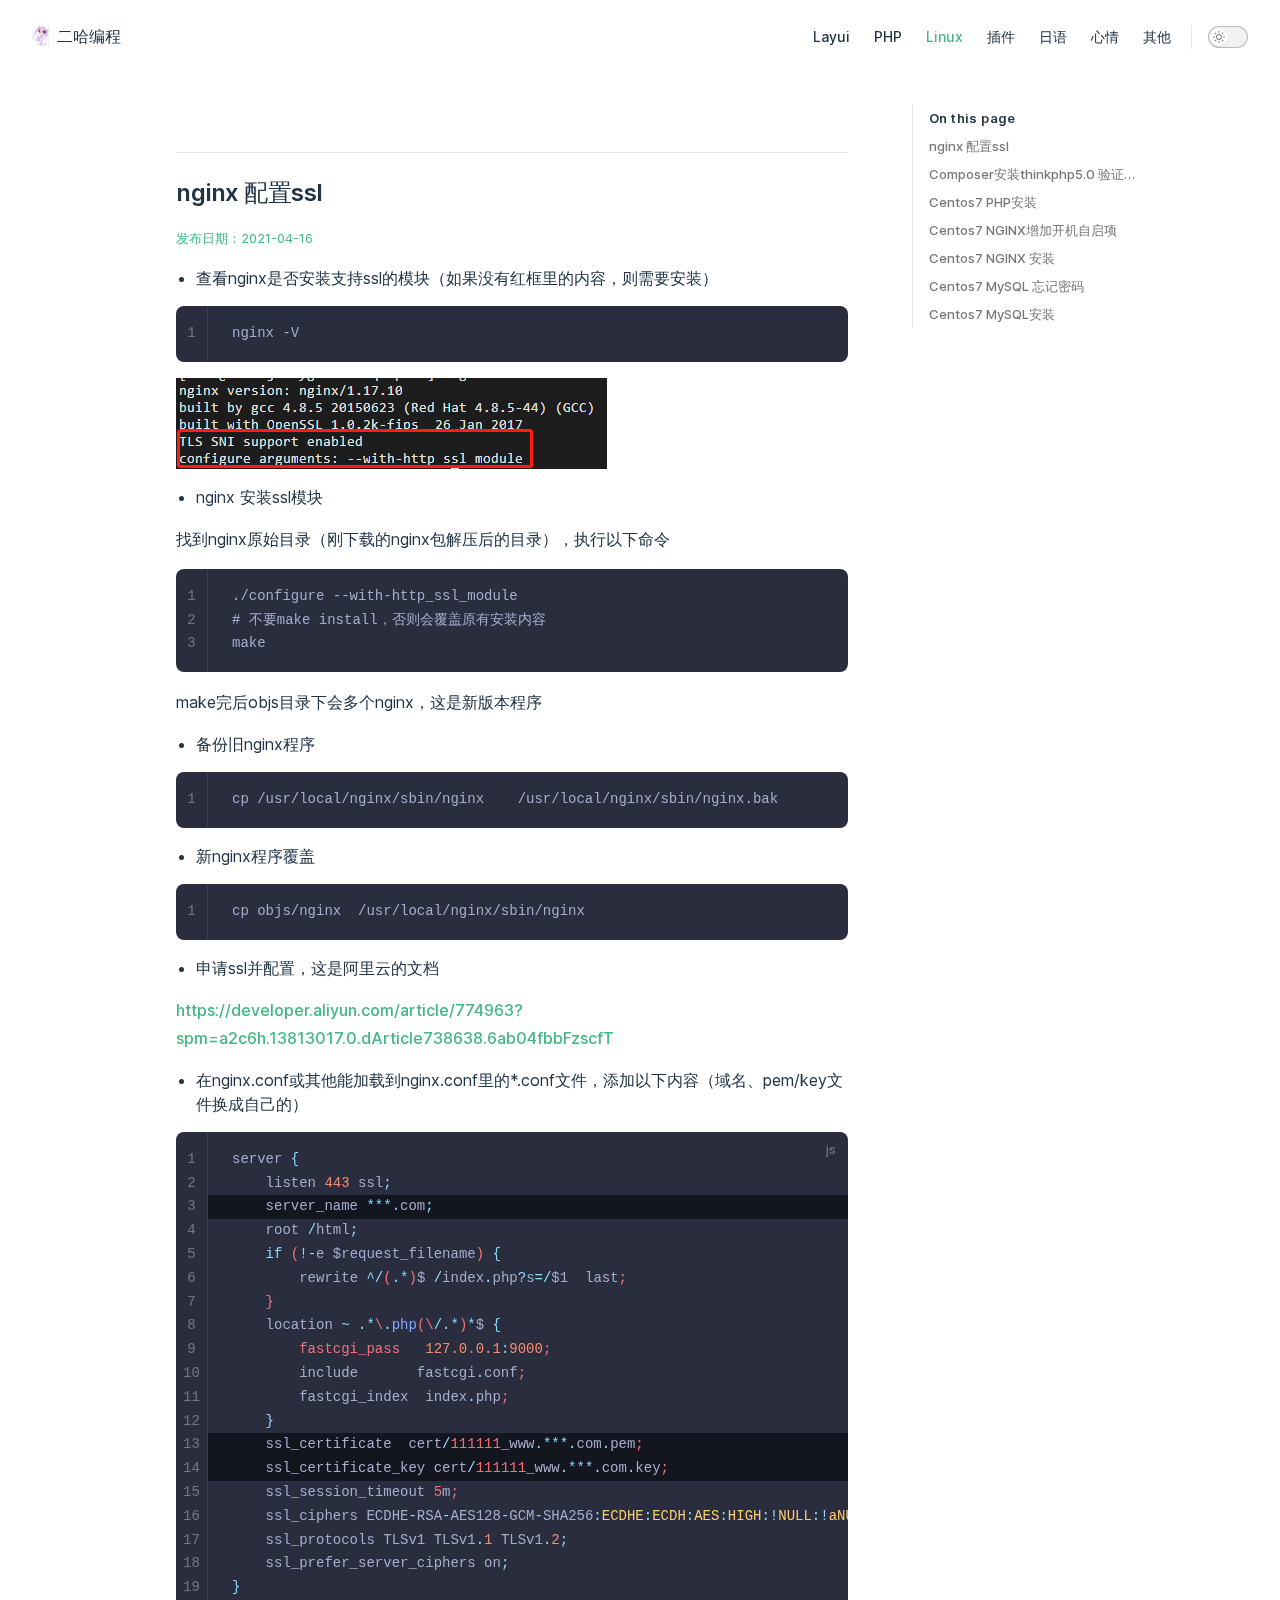
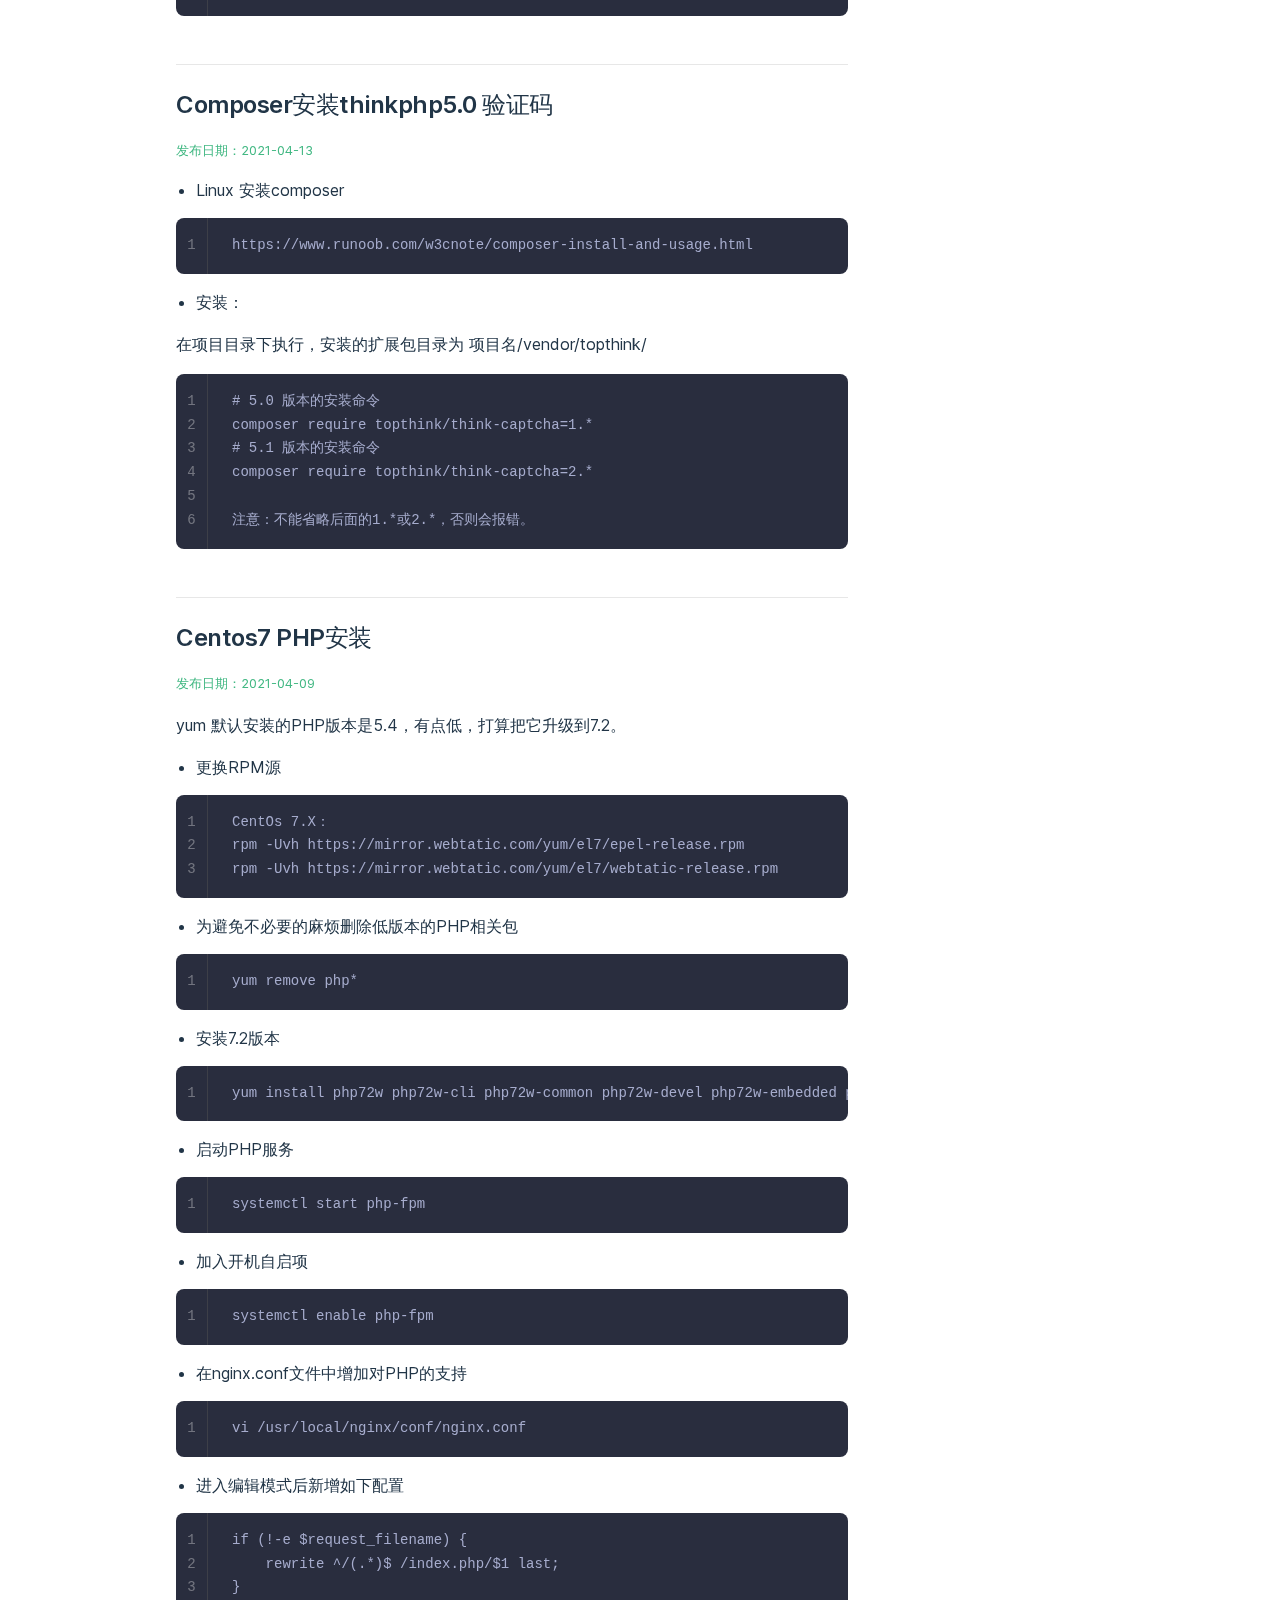
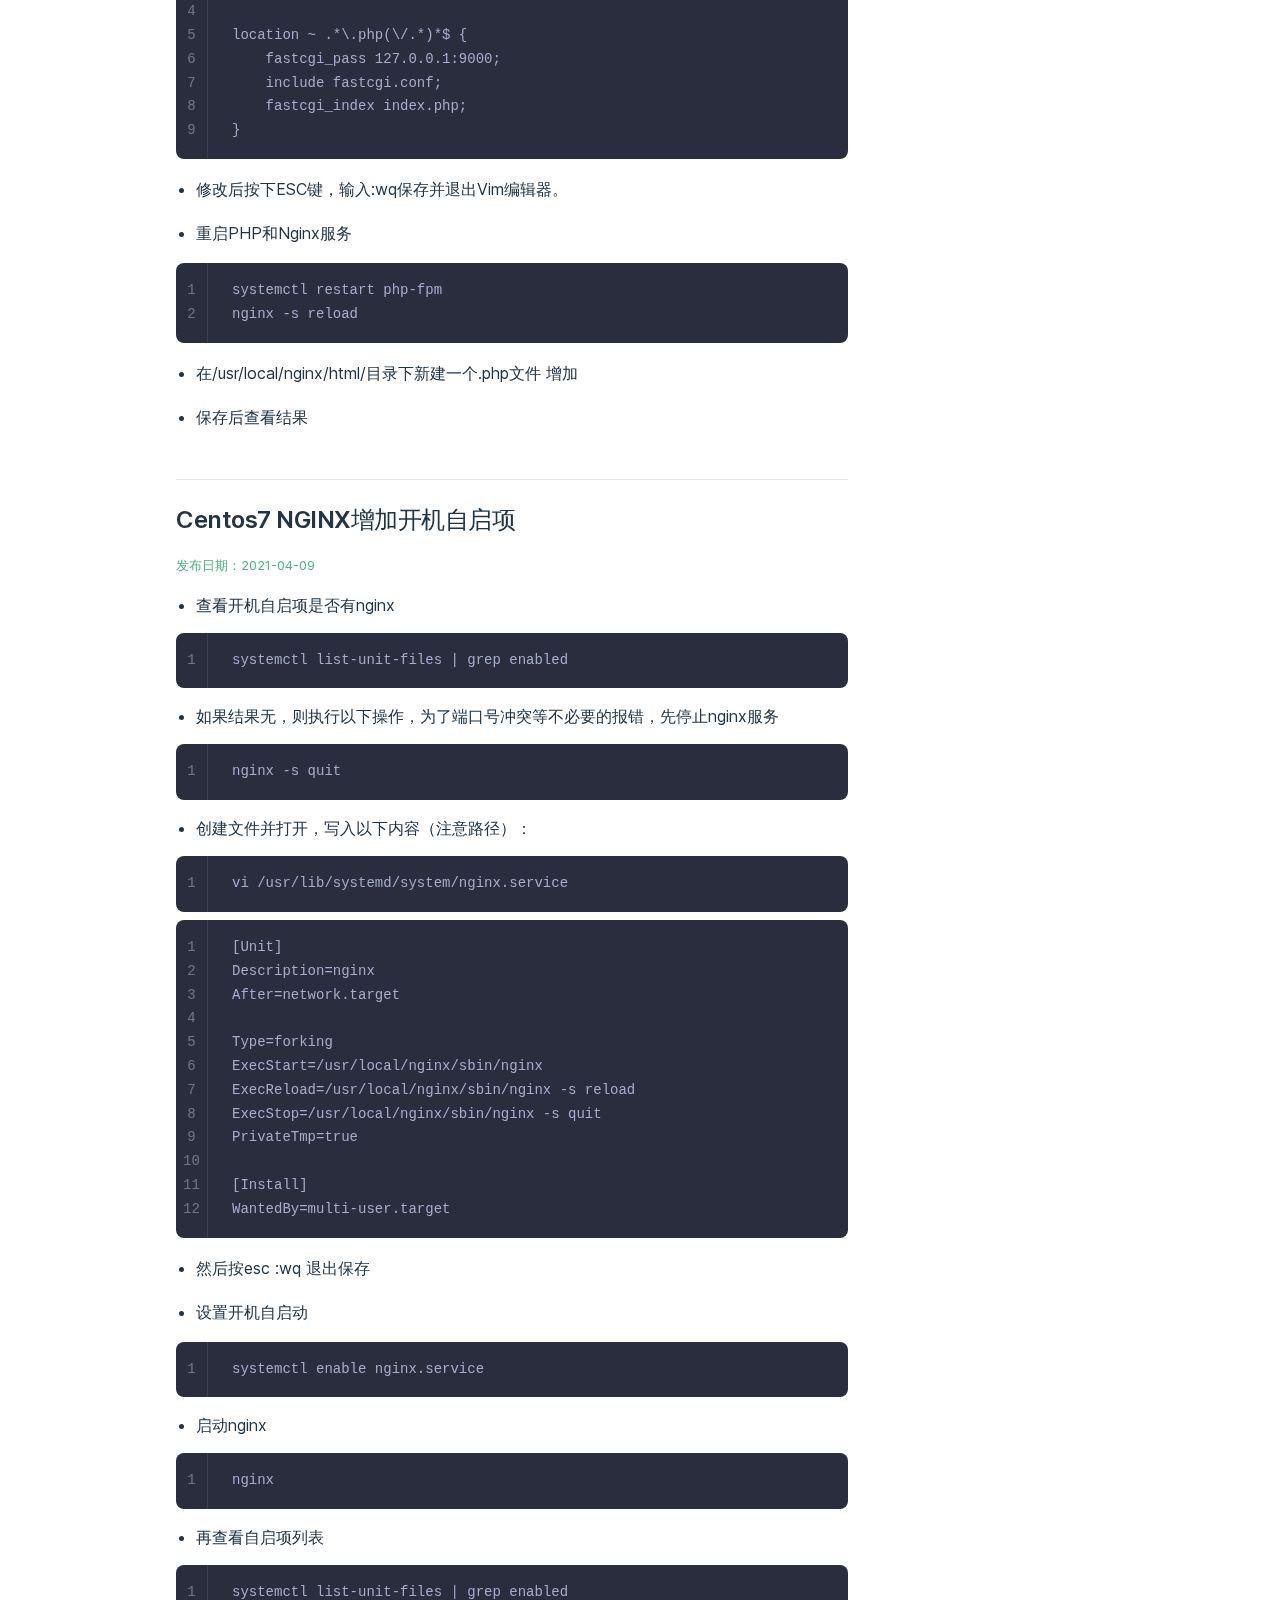
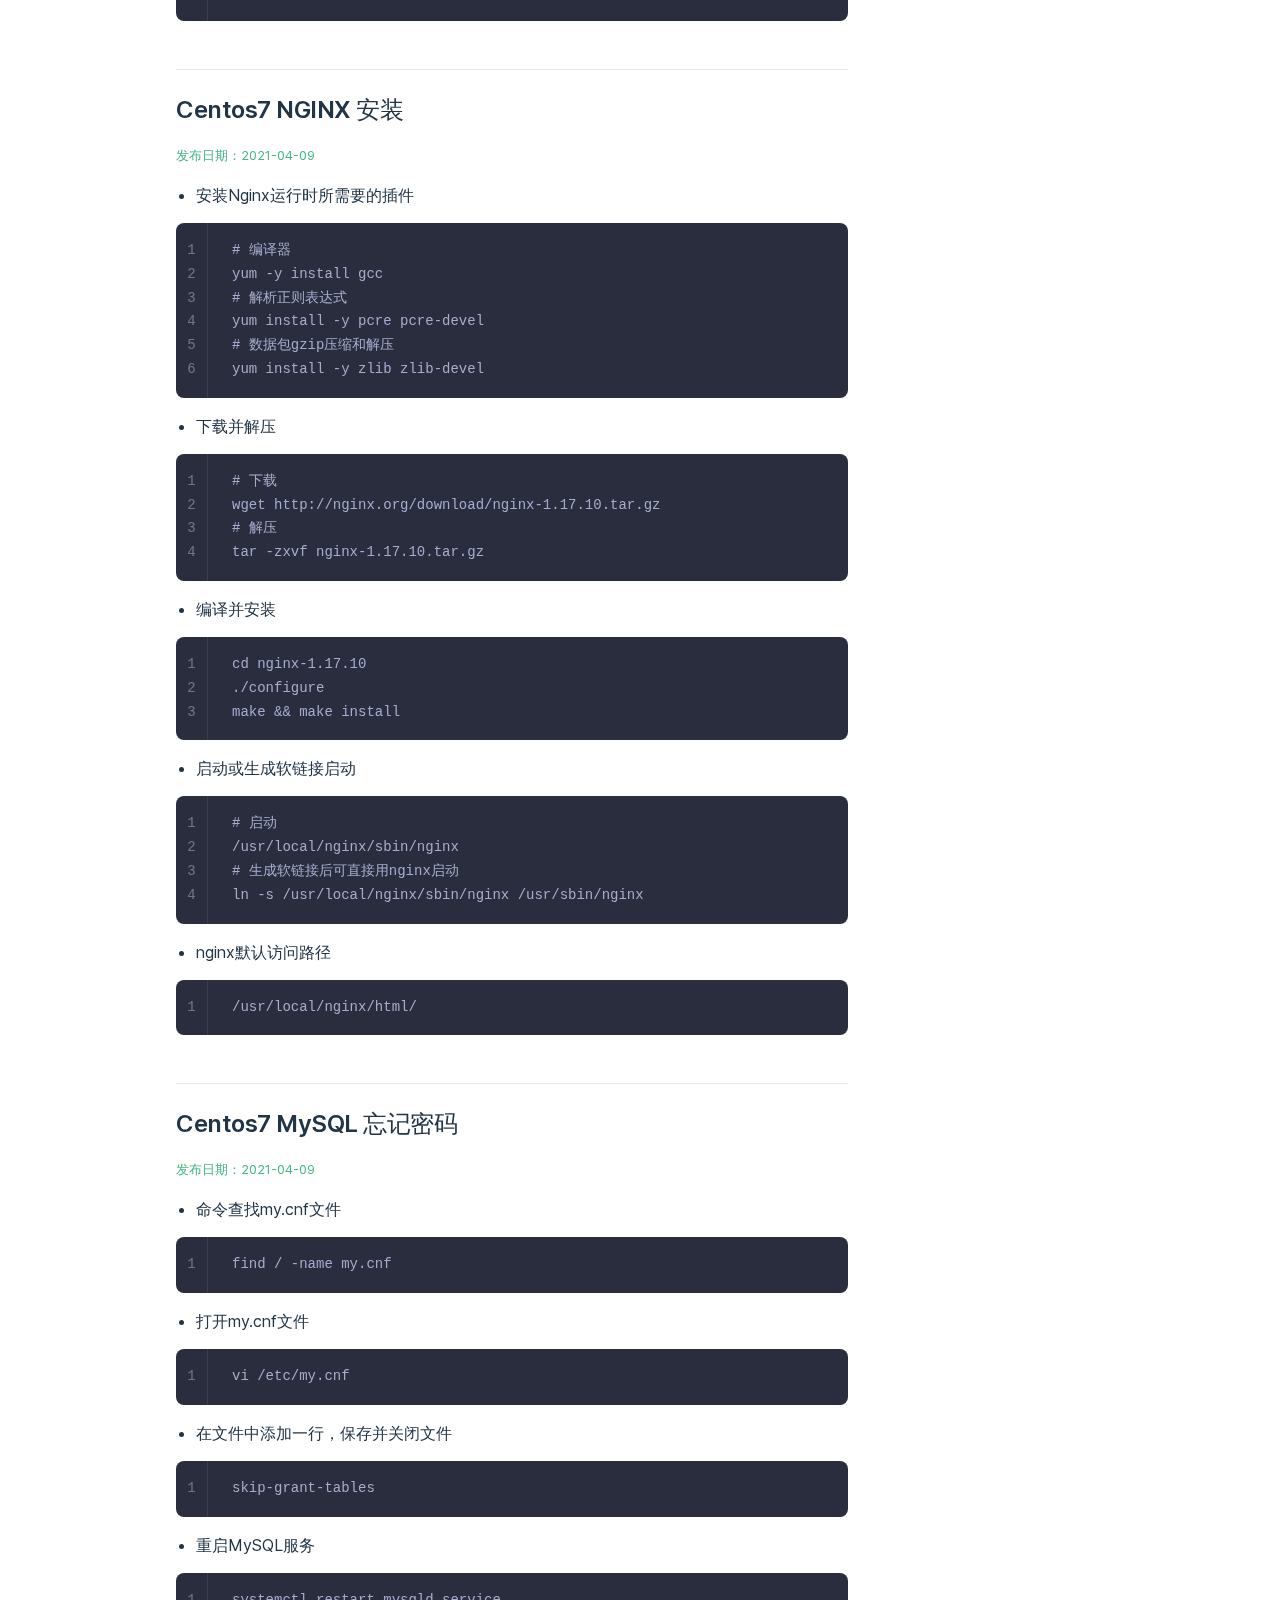
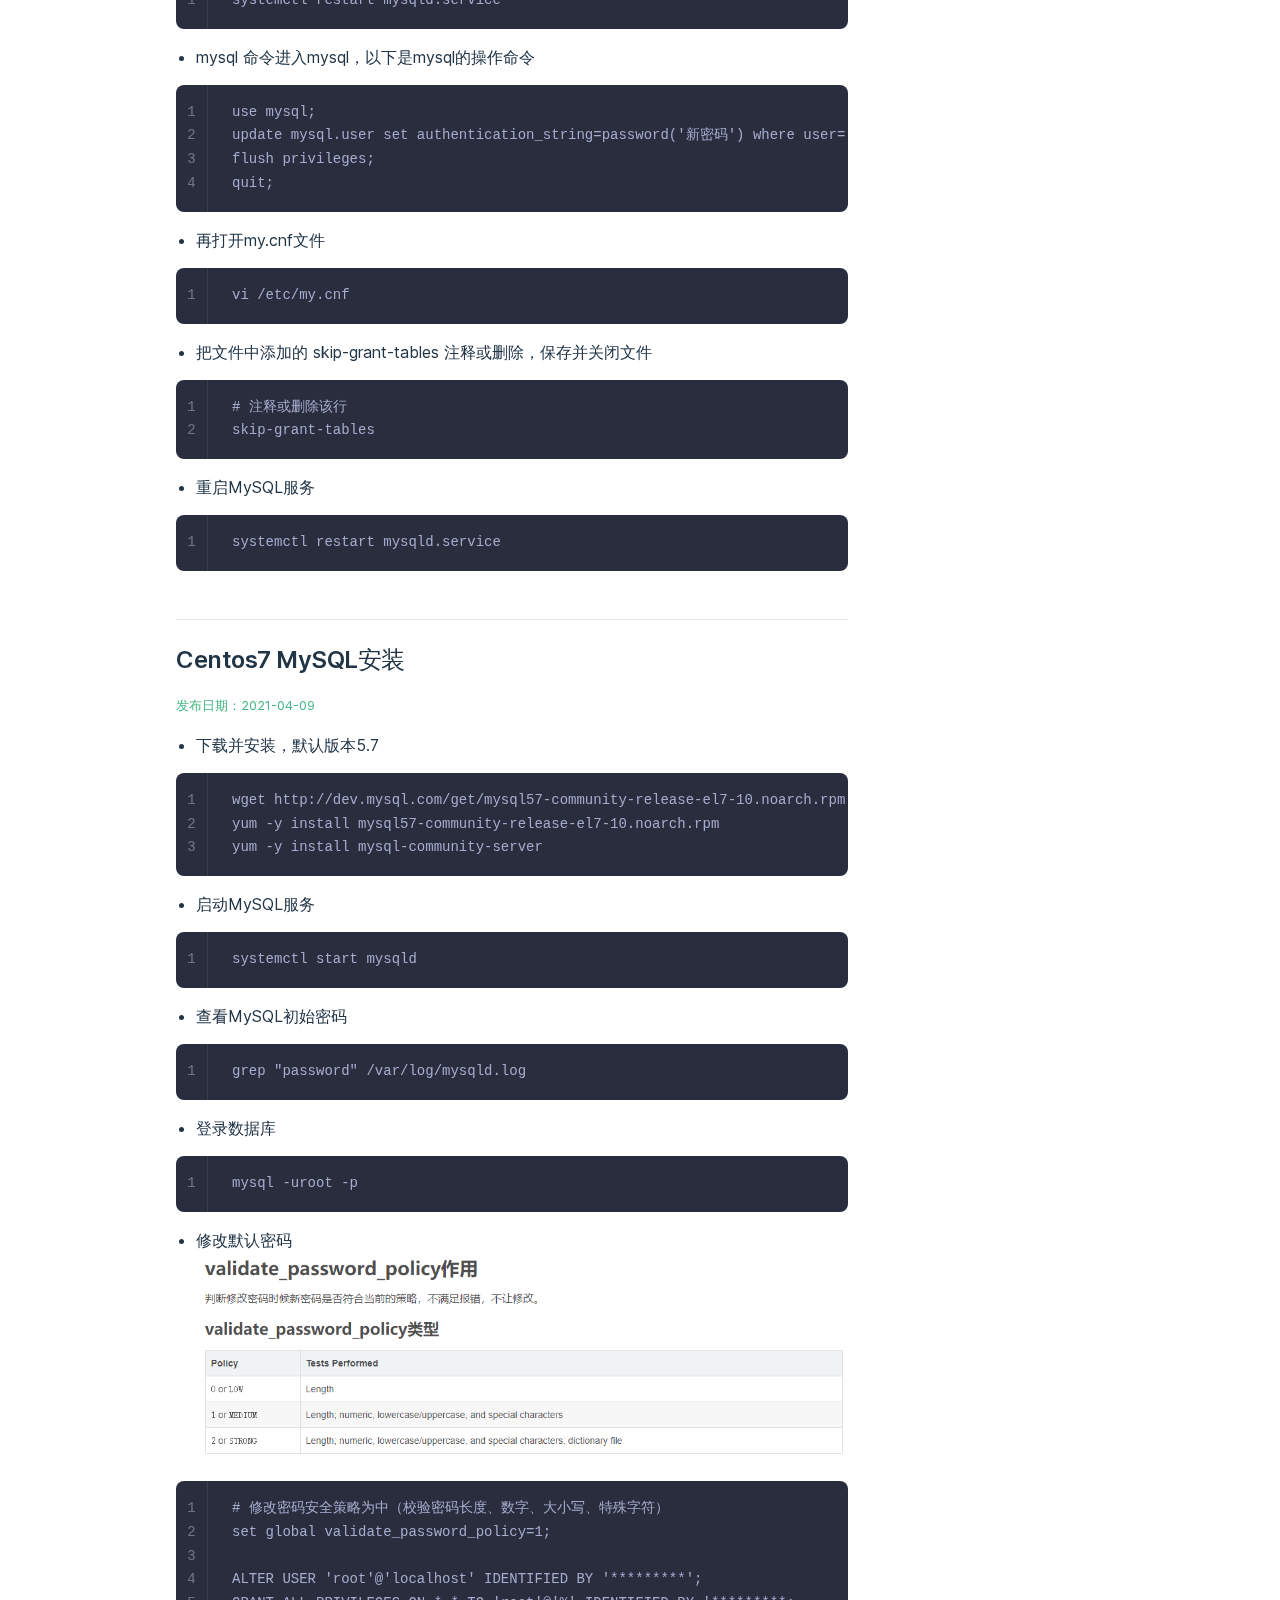
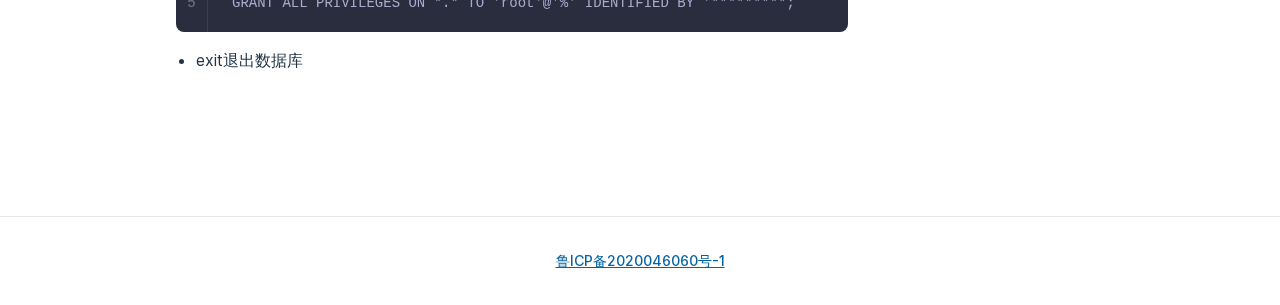
<file: linux/index.html>
<!DOCTYPE html>
<html lang="en-US">
  <head>
    <meta charset="utf-8">
    <meta name="viewport" content="width=device-width,initial-scale=1">
    <title>二哈 | 二哈</title>
    <meta name="description" content="Just playing around.">
    <link rel="stylesheet" href="/assets/style.41b51b93.css">
    <link rel="modulepreload" href="/assets/app.2c96c140.js">
    <link rel="modulepreload" href="/assets/linux_index.md.1dddd9d9.lean.js">
    
    <script id="check-dark-light">(()=>{const e=localStorage.getItem("vitepress-theme-appearance")||"",a=window.matchMedia("(prefers-color-scheme: dark)").matches;(!e||e==="auto"?a:e==="dark")&&document.documentElement.classList.add("dark")})();</script>
  </head>
  <body>
    <div id="app"><div class="Layout" data-v-c6a644e1><!--[--><!--]--><!--[--><span tabindex="-1" data-v-151f2593></span><a href="#VPContent" class="VPSkipLink visually-hidden" data-v-151f2593> Skip to content </a><!--]--><!----><header class="VPNav no-sidebar" data-v-c6a644e1 data-v-a50780ff><div class="VPNavBar" data-v-a50780ff data-v-6f1d18b5><div class="container" data-v-6f1d18b5><div class="VPNavBarTitle" data-v-6f1d18b5 data-v-d5925166><a class="title" href="/" data-v-d5925166><!--[--><!--]--><!--[--><img class="VPImage logo" src="/logo.jpg" alt data-v-b7ac6bd3><!--]--><!--[-->二哈编程<!--]--><!--[--><!--]--></a></div><div class="content" data-v-6f1d18b5><!--[--><!--]--><!----><nav aria-labelledby="main-nav-aria-label" class="VPNavBarMenu menu" data-v-6f1d18b5 data-v-f83db6ba><span id="main-nav-aria-label" class="visually-hidden" data-v-f83db6ba>Main Navigation</span><!--[--><!--[--><a class="VPLink link VPNavBarMenuLink" href="/layui/" data-v-f83db6ba data-v-47a2263e data-v-3c355974><!--[-->Layui<!--]--><!----></a><!--]--><!--[--><a class="VPLink link VPNavBarMenuLink" href="/php/" data-v-f83db6ba data-v-47a2263e data-v-3c355974><!--[-->PHP<!--]--><!----></a><!--]--><!--[--><a class="VPLink link VPNavBarMenuLink active" href="/linux/" data-v-f83db6ba data-v-47a2263e data-v-3c355974><!--[-->Linux<!--]--><!----></a><!--]--><!--[--><a class="VPLink link VPNavBarMenuLink" href="/charts/" data-v-f83db6ba data-v-47a2263e data-v-3c355974><!--[-->插件<!--]--><!----></a><!--]--><!--[--><a class="VPLink link VPNavBarMenuLink" href="/japanese/" data-v-f83db6ba data-v-47a2263e data-v-3c355974><!--[-->日语<!--]--><!----></a><!--]--><!--[--><a class="VPLink link VPNavBarMenuLink" href="/feelings/" data-v-f83db6ba data-v-47a2263e data-v-3c355974><!--[-->心情<!--]--><!----></a><!--]--><!--[--><a class="VPLink link VPNavBarMenuLink" href="/others/" data-v-f83db6ba data-v-47a2263e data-v-3c355974><!--[-->其他<!--]--><!----></a><!--]--><!--]--></nav><!----><div class="VPNavBarAppearance appearance" data-v-6f1d18b5 data-v-a3e7452b><button class="VPSwitch VPSwitchAppearance" type="button" role="switch" aria-label="toggle dark mode" aria-checked="false" data-v-a3e7452b data-v-31fdf26f data-v-eba7420e><span class="check" data-v-eba7420e><span class="icon" data-v-eba7420e><!--[--><svg xmlns="http://www.w3.org/2000/svg" aria-hidden="true" focusable="false" viewbox="0 0 24 24" class="sun" data-v-31fdf26f><path d="M12,18c-3.3,0-6-2.7-6-6s2.7-6,6-6s6,2.7,6,6S15.3,18,12,18zM12,8c-2.2,0-4,1.8-4,4c0,2.2,1.8,4,4,4c2.2,0,4-1.8,4-4C16,9.8,14.2,8,12,8z"></path><path d="M12,4c-0.6,0-1-0.4-1-1V1c0-0.6,0.4-1,1-1s1,0.4,1,1v2C13,3.6,12.6,4,12,4z"></path><path d="M12,24c-0.6,0-1-0.4-1-1v-2c0-0.6,0.4-1,1-1s1,0.4,1,1v2C13,23.6,12.6,24,12,24z"></path><path d="M5.6,6.6c-0.3,0-0.5-0.1-0.7-0.3L3.5,4.9c-0.4-0.4-0.4-1,0-1.4s1-0.4,1.4,0l1.4,1.4c0.4,0.4,0.4,1,0,1.4C6.2,6.5,5.9,6.6,5.6,6.6z"></path><path d="M19.8,20.8c-0.3,0-0.5-0.1-0.7-0.3l-1.4-1.4c-0.4-0.4-0.4-1,0-1.4s1-0.4,1.4,0l1.4,1.4c0.4,0.4,0.4,1,0,1.4C20.3,20.7,20,20.8,19.8,20.8z"></path><path d="M3,13H1c-0.6,0-1-0.4-1-1s0.4-1,1-1h2c0.6,0,1,0.4,1,1S3.6,13,3,13z"></path><path d="M23,13h-2c-0.6,0-1-0.4-1-1s0.4-1,1-1h2c0.6,0,1,0.4,1,1S23.6,13,23,13z"></path><path d="M4.2,20.8c-0.3,0-0.5-0.1-0.7-0.3c-0.4-0.4-0.4-1,0-1.4l1.4-1.4c0.4-0.4,1-0.4,1.4,0s0.4,1,0,1.4l-1.4,1.4C4.7,20.7,4.5,20.8,4.2,20.8z"></path><path d="M18.4,6.6c-0.3,0-0.5-0.1-0.7-0.3c-0.4-0.4-0.4-1,0-1.4l1.4-1.4c0.4-0.4,1-0.4,1.4,0s0.4,1,0,1.4l-1.4,1.4C18.9,6.5,18.6,6.6,18.4,6.6z"></path></svg><svg xmlns="http://www.w3.org/2000/svg" aria-hidden="true" focusable="false" viewbox="0 0 24 24" class="moon" data-v-31fdf26f><path d="M12.1,22c-0.3,0-0.6,0-0.9,0c-5.5-0.5-9.5-5.4-9-10.9c0.4-4.8,4.2-8.6,9-9c0.4,0,0.8,0.2,1,0.5c0.2,0.3,0.2,0.8-0.1,1.1c-2,2.7-1.4,6.4,1.3,8.4c2.1,1.6,5,1.6,7.1,0c0.3-0.2,0.7-0.3,1.1-0.1c0.3,0.2,0.5,0.6,0.5,1c-0.2,2.7-1.5,5.1-3.6,6.8C16.6,21.2,14.4,22,12.1,22zM9.3,4.4c-2.9,1-5,3.6-5.2,6.8c-0.4,4.4,2.8,8.3,7.2,8.7c2.1,0.2,4.2-0.4,5.8-1.8c1.1-0.9,1.9-2.1,2.4-3.4c-2.5,0.9-5.3,0.5-7.5-1.1C9.2,11.4,8.1,7.7,9.3,4.4z"></path></svg><!--]--></span></span></button></div><!----><div class="VPFlyout VPNavBarExtra extra" data-v-6f1d18b5 data-v-e4361c82 data-v-6ffb57d3><button type="button" class="button" aria-haspopup="true" aria-expanded="false" aria-label="extra navigation" data-v-6ffb57d3><svg xmlns="http://www.w3.org/2000/svg" aria-hidden="true" focusable="false" viewbox="0 0 24 24" class="icon" data-v-6ffb57d3><circle cx="12" cy="12" r="2"></circle><circle cx="19" cy="12" r="2"></circle><circle cx="5" cy="12" r="2"></circle></svg></button><div class="menu" data-v-6ffb57d3><div class="VPMenu" data-v-6ffb57d3 data-v-1c5d0cfc><!----><!--[--><!--[--><!----><div class="group" data-v-e4361c82><div class="item appearance" data-v-e4361c82><p class="label" data-v-e4361c82>Appearance</p><div class="appearance-action" data-v-e4361c82><button class="VPSwitch VPSwitchAppearance" type="button" role="switch" aria-label="toggle dark mode" aria-checked="false" data-v-e4361c82 data-v-31fdf26f data-v-eba7420e><span class="check" data-v-eba7420e><span class="icon" data-v-eba7420e><!--[--><svg xmlns="http://www.w3.org/2000/svg" aria-hidden="true" focusable="false" viewbox="0 0 24 24" class="sun" data-v-31fdf26f><path d="M12,18c-3.3,0-6-2.7-6-6s2.7-6,6-6s6,2.7,6,6S15.3,18,12,18zM12,8c-2.2,0-4,1.8-4,4c0,2.2,1.8,4,4,4c2.2,0,4-1.8,4-4C16,9.8,14.2,8,12,8z"></path><path d="M12,4c-0.6,0-1-0.4-1-1V1c0-0.6,0.4-1,1-1s1,0.4,1,1v2C13,3.6,12.6,4,12,4z"></path><path d="M12,24c-0.6,0-1-0.4-1-1v-2c0-0.6,0.4-1,1-1s1,0.4,1,1v2C13,23.6,12.6,24,12,24z"></path><path d="M5.6,6.6c-0.3,0-0.5-0.1-0.7-0.3L3.5,4.9c-0.4-0.4-0.4-1,0-1.4s1-0.4,1.4,0l1.4,1.4c0.4,0.4,0.4,1,0,1.4C6.2,6.5,5.9,6.6,5.6,6.6z"></path><path d="M19.8,20.8c-0.3,0-0.5-0.1-0.7-0.3l-1.4-1.4c-0.4-0.4-0.4-1,0-1.4s1-0.4,1.4,0l1.4,1.4c0.4,0.4,0.4,1,0,1.4C20.3,20.7,20,20.8,19.8,20.8z"></path><path d="M3,13H1c-0.6,0-1-0.4-1-1s0.4-1,1-1h2c0.6,0,1,0.4,1,1S3.6,13,3,13z"></path><path d="M23,13h-2c-0.6,0-1-0.4-1-1s0.4-1,1-1h2c0.6,0,1,0.4,1,1S23.6,13,23,13z"></path><path d="M4.2,20.8c-0.3,0-0.5-0.1-0.7-0.3c-0.4-0.4-0.4-1,0-1.4l1.4-1.4c0.4-0.4,1-0.4,1.4,0s0.4,1,0,1.4l-1.4,1.4C4.7,20.7,4.5,20.8,4.2,20.8z"></path><path d="M18.4,6.6c-0.3,0-0.5-0.1-0.7-0.3c-0.4-0.4-0.4-1,0-1.4l1.4-1.4c0.4-0.4,1-0.4,1.4,0s0.4,1,0,1.4l-1.4,1.4C18.9,6.5,18.6,6.6,18.4,6.6z"></path></svg><svg xmlns="http://www.w3.org/2000/svg" aria-hidden="true" focusable="false" viewbox="0 0 24 24" class="moon" data-v-31fdf26f><path d="M12.1,22c-0.3,0-0.6,0-0.9,0c-5.5-0.5-9.5-5.4-9-10.9c0.4-4.8,4.2-8.6,9-9c0.4,0,0.8,0.2,1,0.5c0.2,0.3,0.2,0.8-0.1,1.1c-2,2.7-1.4,6.4,1.3,8.4c2.1,1.6,5,1.6,7.1,0c0.3-0.2,0.7-0.3,1.1-0.1c0.3,0.2,0.5,0.6,0.5,1c-0.2,2.7-1.5,5.1-3.6,6.8C16.6,21.2,14.4,22,12.1,22zM9.3,4.4c-2.9,1-5,3.6-5.2,6.8c-0.4,4.4,2.8,8.3,7.2,8.7c2.1,0.2,4.2-0.4,5.8-1.8c1.1-0.9,1.9-2.1,2.4-3.4c-2.5,0.9-5.3,0.5-7.5-1.1C9.2,11.4,8.1,7.7,9.3,4.4z"></path></svg><!--]--></span></span></button></div></div></div><!----><!--]--><!--]--></div></div></div><!--[--><!--]--><button type="button" class="VPNavBarHamburger hamburger" aria-label="mobile navigation" aria-expanded="false" aria-controls="VPNavScreen" data-v-6f1d18b5 data-v-e5dd9c1c><span class="container" data-v-e5dd9c1c><span class="top" data-v-e5dd9c1c></span><span class="middle" data-v-e5dd9c1c></span><span class="bottom" data-v-e5dd9c1c></span></span></button></div></div></div><!----></header><!----><!----><div class="VPContent" id="VPContent" data-v-c6a644e1 data-v-d981fe29><div class="VPDoc has-aside" data-v-d981fe29 data-v-cfb513e0><div class="container" data-v-cfb513e0><div class="aside" data-v-cfb513e0><div class="aside-curtain" data-v-cfb513e0></div><div class="aside-container" data-v-cfb513e0><div class="aside-content" data-v-cfb513e0><div class="VPDocAside" data-v-cfb513e0 data-v-afc4c1a1><!--[--><!--]--><!--[--><!--]--><div class="VPDocAsideOutline" data-v-afc4c1a1 data-v-2865c0b0><div class="content" data-v-2865c0b0><div class="outline-marker" data-v-2865c0b0></div><div class="outline-title" data-v-2865c0b0>On this page</div><nav aria-labelledby="doc-outline-aria-label" data-v-2865c0b0><span class="visually-hidden" id="doc-outline-aria-label" data-v-2865c0b0> Table of Contents for current page </span><ul class="root" data-v-2865c0b0 data-v-1188541a><!--[--><!--]--></ul></nav></div></div><!--[--><!--]--><div class="spacer" data-v-afc4c1a1></div><!--[--><!--]--><!----><!--[--><!--]--><!--[--><!--]--></div></div></div></div><div class="content" data-v-cfb513e0><div class="content-container" data-v-cfb513e0><!--[--><!--]--><main class="main" data-v-cfb513e0><div style="position:relative;" class="vp-doc _linux_index" data-v-cfb513e0><div><h2 id="nginx-配置ssl" tabindex="-1">nginx 配置ssl <a class="header-anchor" href="#nginx-配置ssl" aria-hidden="true">#</a></h2><!----><ul><li>查看nginx是否安装支持ssl的模块（如果没有红框里的内容，则需要安装）</li></ul><div class="language- line-numbers-mode"><button title="Copy Code" class="copy"></button><span class="lang"></span><pre class="shiki"><code><span class="line"><span style="color:#A6ACCD;">nginx -V</span></span>
<span class="line"><span style="color:#A6ACCD;"></span></span></code></pre><div class="line-numbers-wrapper"><span class="line-number">1</span><br></div></div><img src="/assets/006.256f6882.png"><ul><li>nginx 安装ssl模块</li></ul><p>找到nginx原始目录（刚下载的nginx包解压后的目录），执行以下命令</p><div class="language- line-numbers-mode"><button title="Copy Code" class="copy"></button><span class="lang"></span><pre class="shiki"><code><span class="line"><span style="color:#A6ACCD;">./configure --with-http_ssl_module</span></span>
<span class="line"><span style="color:#A6ACCD;"># 不要make install，否则会覆盖原有安装内容</span></span>
<span class="line"><span style="color:#A6ACCD;">make</span></span>
<span class="line"><span style="color:#A6ACCD;"></span></span></code></pre><div class="line-numbers-wrapper"><span class="line-number">1</span><br><span class="line-number">2</span><br><span class="line-number">3</span><br></div></div><p>make完后objs目录下会多个nginx，这是新版本程序</p><ul><li>备份旧nginx程序</li></ul><div class="language- line-numbers-mode"><button title="Copy Code" class="copy"></button><span class="lang"></span><pre class="shiki"><code><span class="line"><span style="color:#A6ACCD;">cp /usr/local/nginx/sbin/nginx    /usr/local/nginx/sbin/nginx.bak</span></span>
<span class="line"><span style="color:#A6ACCD;"></span></span></code></pre><div class="line-numbers-wrapper"><span class="line-number">1</span><br></div></div><ul><li>新nginx程序覆盖</li></ul><div class="language- line-numbers-mode"><button title="Copy Code" class="copy"></button><span class="lang"></span><pre class="shiki"><code><span class="line"><span style="color:#A6ACCD;">cp objs/nginx  /usr/local/nginx/sbin/nginx</span></span>
<span class="line"><span style="color:#A6ACCD;"></span></span></code></pre><div class="line-numbers-wrapper"><span class="line-number">1</span><br></div></div><ul><li>申请ssl并配置，这是阿里云的文档</li></ul><p><a href="https://developer.aliyun.com/article/774963?spm=a2c6h.13813017.0.dArticle738638.6ab04fbbFzscfT" target="_blank" rel="noreferrer">https://developer.aliyun.com/article/774963?spm=a2c6h.13813017.0.dArticle738638.6ab04fbbFzscfT</a></p><ul><li>在nginx.conf或其他能加载到nginx.conf里的*.conf文件，添加以下内容（域名、pem/key文件换成自己的）</li></ul><div class="language-js line-numbers-mode"><button title="Copy Code" class="copy"></button><span class="lang">js</span><pre class="shiki has-highlighted-lines"><code><span class="line"><span style="color:#A6ACCD;">server </span><span style="color:#89DDFF;">{</span></span>
<span class="line"><span style="color:#F07178;">    </span><span style="color:#A6ACCD;">listen</span><span style="color:#F07178;"> </span><span style="color:#F78C6C;">443</span><span style="color:#F07178;"> </span><span style="color:#A6ACCD;">ssl</span><span style="color:#89DDFF;">;</span></span>
<span class="line highlighted"><span style="color:#F07178;">    </span><span style="color:#A6ACCD;">server_name</span><span style="color:#F07178;"> </span><span style="color:#89DDFF;">***.</span><span style="color:#A6ACCD;">com</span><span style="color:#89DDFF;">;</span><span style="color:#F07178;"> </span></span>
<span class="line"><span style="color:#F07178;">    </span><span style="color:#A6ACCD;">root</span><span style="color:#F07178;"> </span><span style="color:#89DDFF;">/</span><span style="color:#A6ACCD;">html</span><span style="color:#89DDFF;">;</span></span>
<span class="line"><span style="color:#F07178;">    </span><span style="color:#89DDFF;">if</span><span style="color:#F07178;"> (</span><span style="color:#89DDFF;">!-</span><span style="color:#A6ACCD;">e</span><span style="color:#F07178;"> </span><span style="color:#A6ACCD;">$request_filename</span><span style="color:#F07178;">) </span><span style="color:#89DDFF;">{</span></span>
<span class="line"><span style="color:#F07178;">        </span><span style="color:#A6ACCD;">rewrite</span><span style="color:#F07178;"> </span><span style="color:#89DDFF;">^/</span><span style="color:#F07178;">(</span><span style="color:#89DDFF;">.*</span><span style="color:#F07178;">)</span><span style="color:#A6ACCD;">$</span><span style="color:#F07178;"> </span><span style="color:#89DDFF;">/</span><span style="color:#A6ACCD;">index</span><span style="color:#89DDFF;">.</span><span style="color:#A6ACCD;">php</span><span style="color:#89DDFF;">?</span><span style="color:#A6ACCD;">s</span><span style="color:#89DDFF;">=/</span><span style="color:#A6ACCD;">$1</span><span style="color:#F07178;">  </span><span style="color:#A6ACCD;">last</span><span style="color:#F07178;">;</span></span>
<span class="line"><span style="color:#F07178;">    }</span></span>
<span class="line"><span style="color:#F07178;">    </span><span style="color:#A6ACCD;">location</span><span style="color:#F07178;"> </span><span style="color:#89DDFF;">~</span><span style="color:#F07178;"> </span><span style="color:#89DDFF;">.*</span><span style="color:#F07178;">\</span><span style="color:#89DDFF;">.</span><span style="color:#82AAFF;">php</span><span style="color:#F07178;">(\</span><span style="color:#89DDFF;">/.*</span><span style="color:#F07178;">)</span><span style="color:#89DDFF;">*</span><span style="color:#A6ACCD;">$</span><span style="color:#F07178;"> </span><span style="color:#89DDFF;">{</span></span>
<span class="line"><span style="color:#F07178;">        fastcgi_pass   </span><span style="color:#F78C6C;">127.0</span><span style="color:#F07178;">.</span><span style="color:#F78C6C;">0.1</span><span style="color:#89DDFF;">:</span><span style="color:#F78C6C;">9000</span><span style="color:#F07178;">;</span></span>
<span class="line"><span style="color:#F07178;">        </span><span style="color:#A6ACCD;">include</span><span style="color:#F07178;">       </span><span style="color:#A6ACCD;">fastcgi</span><span style="color:#89DDFF;">.</span><span style="color:#A6ACCD;">conf</span><span style="color:#F07178;">;</span></span>
<span class="line"><span style="color:#F07178;">        </span><span style="color:#A6ACCD;">fastcgi_index</span><span style="color:#F07178;">  </span><span style="color:#A6ACCD;">index</span><span style="color:#89DDFF;">.</span><span style="color:#A6ACCD;">php</span><span style="color:#F07178;">;</span></span>
<span class="line"><span style="color:#F07178;">    </span><span style="color:#89DDFF;">}</span></span>
<span class="line highlighted"><span style="color:#F07178;">    </span><span style="color:#A6ACCD;">ssl_certificate</span><span style="color:#F07178;">  </span><span style="color:#A6ACCD;">cert</span><span style="color:#89DDFF;">/</span><span style="color:#F07178;">111111</span><span style="color:#A6ACCD;">_www</span><span style="color:#89DDFF;">.***.</span><span style="color:#A6ACCD;">com</span><span style="color:#89DDFF;">.</span><span style="color:#A6ACCD;">pem</span><span style="color:#F07178;">; </span></span>
<span class="line highlighted"><span style="color:#F07178;">    </span><span style="color:#A6ACCD;">ssl_certificate_key</span><span style="color:#F07178;"> </span><span style="color:#A6ACCD;">cert</span><span style="color:#89DDFF;">/</span><span style="color:#F07178;">111111</span><span style="color:#A6ACCD;">_www</span><span style="color:#89DDFF;">.***.</span><span style="color:#A6ACCD;">com</span><span style="color:#89DDFF;">.</span><span style="color:#A6ACCD;">key</span><span style="color:#F07178;">;</span></span>
<span class="line"><span style="color:#F07178;">    </span><span style="color:#A6ACCD;">ssl_session_timeout</span><span style="color:#F07178;"> 5</span><span style="color:#A6ACCD;">m</span><span style="color:#F07178;">;</span></span>
<span class="line"><span style="color:#F07178;">    </span><span style="color:#A6ACCD;">ssl_ciphers</span><span style="color:#F07178;"> </span><span style="color:#A6ACCD;">ECDHE</span><span style="color:#89DDFF;">-</span><span style="color:#A6ACCD;">RSA</span><span style="color:#89DDFF;">-</span><span style="color:#A6ACCD;">AES128</span><span style="color:#89DDFF;">-</span><span style="color:#A6ACCD;">GCM</span><span style="color:#89DDFF;">-</span><span style="color:#A6ACCD;">SHA256</span><span style="color:#89DDFF;">:</span><span style="color:#FFCB6B;">ECDHE</span><span style="color:#89DDFF;">:</span><span style="color:#FFCB6B;">ECDH</span><span style="color:#89DDFF;">:</span><span style="color:#FFCB6B;">AES</span><span style="color:#89DDFF;">:</span><span style="color:#FFCB6B;">HIGH</span><span style="color:#89DDFF;">:!</span><span style="color:#FFCB6B;">NULL</span><span style="color:#89DDFF;">:!</span><span style="color:#FFCB6B;">aNULL</span><span style="color:#89DDFF;">:!</span><span style="color:#FFCB6B;">MD5</span><span style="color:#89DDFF;">:!</span><span style="color:#FFCB6B;">ADH</span><span style="color:#89DDFF;">:!</span><span style="color:#A6ACCD;">RC4</span><span style="color:#89DDFF;">;</span></span>
<span class="line"><span style="color:#F07178;">    </span><span style="color:#A6ACCD;">ssl_protocols</span><span style="color:#F07178;"> </span><span style="color:#A6ACCD;">TLSv1</span><span style="color:#F07178;"> </span><span style="color:#A6ACCD;">TLSv1</span><span style="color:#89DDFF;">.</span><span style="color:#F78C6C;">1</span><span style="color:#F07178;"> </span><span style="color:#A6ACCD;">TLSv1</span><span style="color:#89DDFF;">.</span><span style="color:#F78C6C;">2</span><span style="color:#89DDFF;">;</span></span>
<span class="line"><span style="color:#F07178;">    </span><span style="color:#A6ACCD;">ssl_prefer_server_ciphers</span><span style="color:#F07178;"> </span><span style="color:#A6ACCD;">on</span><span style="color:#89DDFF;">;</span></span>
<span class="line"><span style="color:#89DDFF;">}</span></span>
<span class="line"></span></code></pre><div class="line-numbers-wrapper"><span class="line-number">1</span><br><span class="line-number">2</span><br><span class="line-number">3</span><br><span class="line-number">4</span><br><span class="line-number">5</span><br><span class="line-number">6</span><br><span class="line-number">7</span><br><span class="line-number">8</span><br><span class="line-number">9</span><br><span class="line-number">10</span><br><span class="line-number">11</span><br><span class="line-number">12</span><br><span class="line-number">13</span><br><span class="line-number">14</span><br><span class="line-number">15</span><br><span class="line-number">16</span><br><span class="line-number">17</span><br><span class="line-number">18</span><br><span class="line-number">19</span><br></div></div><h2 id="composer安装thinkphp5-0-验证码" tabindex="-1">Composer安装thinkphp5.0 验证码 <a class="header-anchor" href="#composer安装thinkphp5-0-验证码" aria-hidden="true">#</a></h2><!----><ul><li>Linux 安装composer</li></ul><div class="language- line-numbers-mode"><button title="Copy Code" class="copy"></button><span class="lang"></span><pre class="shiki"><code><span class="line"><span style="color:#A6ACCD;">https://www.runoob.com/w3cnote/composer-install-and-usage.html</span></span>
<span class="line"><span style="color:#A6ACCD;"></span></span></code></pre><div class="line-numbers-wrapper"><span class="line-number">1</span><br></div></div><ul><li>安装：</li></ul><p>在项目目录下执行，安装的扩展包目录为 项目名/vendor/topthink/</p><div class="language- line-numbers-mode"><button title="Copy Code" class="copy"></button><span class="lang"></span><pre class="shiki"><code><span class="line"><span style="color:#A6ACCD;"># 5.0 版本的安装命令</span></span>
<span class="line"><span style="color:#A6ACCD;">composer require topthink/think-captcha=1.*</span></span>
<span class="line"><span style="color:#A6ACCD;"># 5.1 版本的安装命令</span></span>
<span class="line"><span style="color:#A6ACCD;">composer require topthink/think-captcha=2.*</span></span>
<span class="line"><span style="color:#A6ACCD;"></span></span>
<span class="line"><span style="color:#A6ACCD;">注意：不能省略后面的1.*或2.*，否则会报错。</span></span>
<span class="line"><span style="color:#A6ACCD;"></span></span></code></pre><div class="line-numbers-wrapper"><span class="line-number">1</span><br><span class="line-number">2</span><br><span class="line-number">3</span><br><span class="line-number">4</span><br><span class="line-number">5</span><br><span class="line-number">6</span><br></div></div><h2 id="centos7-php安装" tabindex="-1">Centos7 PHP安装 <a class="header-anchor" href="#centos7-php安装" aria-hidden="true">#</a></h2><!----><p>yum 默认安装的PHP版本是5.4，有点低，打算把它升级到7.2。</p><ul><li>更换RPM源</li></ul><div class="language- line-numbers-mode"><button title="Copy Code" class="copy"></button><span class="lang"></span><pre class="shiki"><code><span class="line"><span style="color:#A6ACCD;">CentOs 7.X：</span></span>
<span class="line"><span style="color:#A6ACCD;">rpm -Uvh https://mirror.webtatic.com/yum/el7/epel-release.rpm</span></span>
<span class="line"><span style="color:#A6ACCD;">rpm -Uvh https://mirror.webtatic.com/yum/el7/webtatic-release.rpm</span></span>
<span class="line"><span style="color:#A6ACCD;"></span></span></code></pre><div class="line-numbers-wrapper"><span class="line-number">1</span><br><span class="line-number">2</span><br><span class="line-number">3</span><br></div></div><ul><li>为避免不必要的麻烦删除低版本的PHP相关包</li></ul><div class="language- line-numbers-mode"><button title="Copy Code" class="copy"></button><span class="lang"></span><pre class="shiki"><code><span class="line"><span style="color:#A6ACCD;">yum remove php*</span></span>
<span class="line"><span style="color:#A6ACCD;"></span></span></code></pre><div class="line-numbers-wrapper"><span class="line-number">1</span><br></div></div><ul><li>安装7.2版本</li></ul><div class="language- line-numbers-mode"><button title="Copy Code" class="copy"></button><span class="lang"></span><pre class="shiki"><code><span class="line"><span style="color:#A6ACCD;">yum install php72w php72w-cli php72w-common php72w-devel php72w-embedded php72w-fpm php72w-gd php72w-mbstring php72w-mysqlnd php72w-opcache php72w-pdo php72w-xml php72w-ldap php72w-mcrypt</span></span>
<span class="line"><span style="color:#A6ACCD;"></span></span></code></pre><div class="line-numbers-wrapper"><span class="line-number">1</span><br></div></div><ul><li>启动PHP服务</li></ul><div class="language- line-numbers-mode"><button title="Copy Code" class="copy"></button><span class="lang"></span><pre class="shiki"><code><span class="line"><span style="color:#A6ACCD;">systemctl start php-fpm</span></span>
<span class="line"><span style="color:#A6ACCD;"></span></span></code></pre><div class="line-numbers-wrapper"><span class="line-number">1</span><br></div></div><ul><li>加入开机自启项</li></ul><div class="language- line-numbers-mode"><button title="Copy Code" class="copy"></button><span class="lang"></span><pre class="shiki"><code><span class="line"><span style="color:#A6ACCD;">systemctl enable php-fpm</span></span>
<span class="line"><span style="color:#A6ACCD;"></span></span></code></pre><div class="line-numbers-wrapper"><span class="line-number">1</span><br></div></div><ul><li>在nginx.conf文件中增加对PHP的支持</li></ul><div class="language- line-numbers-mode"><button title="Copy Code" class="copy"></button><span class="lang"></span><pre class="shiki"><code><span class="line"><span style="color:#A6ACCD;">vi /usr/local/nginx/conf/nginx.conf</span></span>
<span class="line"><span style="color:#A6ACCD;"></span></span></code></pre><div class="line-numbers-wrapper"><span class="line-number">1</span><br></div></div><ul><li>进入编辑模式后新增如下配置</li></ul><div class="language- line-numbers-mode"><button title="Copy Code" class="copy"></button><span class="lang"></span><pre class="shiki"><code><span class="line"><span style="color:#A6ACCD;">if (!-e $request_filename) {</span></span>
<span class="line"><span style="color:#A6ACCD;">    rewrite ^/(.*)$ /index.php/$1 last;</span></span>
<span class="line"><span style="color:#A6ACCD;">}</span></span>
<span class="line"><span style="color:#A6ACCD;"></span></span>
<span class="line"><span style="color:#A6ACCD;">location ~ .*\.php(\/.*)*$ {</span></span>
<span class="line"><span style="color:#A6ACCD;">    fastcgi_pass 127.0.0.1:9000;</span></span>
<span class="line"><span style="color:#A6ACCD;">    include fastcgi.conf;</span></span>
<span class="line"><span style="color:#A6ACCD;">    fastcgi_index index.php;</span></span>
<span class="line"><span style="color:#A6ACCD;">}</span></span>
<span class="line"><span style="color:#A6ACCD;"></span></span></code></pre><div class="line-numbers-wrapper"><span class="line-number">1</span><br><span class="line-number">2</span><br><span class="line-number">3</span><br><span class="line-number">4</span><br><span class="line-number">5</span><br><span class="line-number">6</span><br><span class="line-number">7</span><br><span class="line-number">8</span><br><span class="line-number">9</span><br></div></div><ul><li><p>修改后按下ESC键，输入:wq保存并退出Vim编辑器。</p></li><li><p>重启PHP和Nginx服务</p></li></ul><div class="language- line-numbers-mode"><button title="Copy Code" class="copy"></button><span class="lang"></span><pre class="shiki"><code><span class="line"><span style="color:#A6ACCD;">systemctl restart php-fpm</span></span>
<span class="line"><span style="color:#A6ACCD;">nginx -s reload</span></span>
<span class="line"><span style="color:#A6ACCD;"></span></span></code></pre><div class="line-numbers-wrapper"><span class="line-number">1</span><br><span class="line-number">2</span><br></div></div><ul><li><p>在/usr/local/nginx/html/目录下新建一个.php文件 增加</p></li><li><p>保存后查看结果</p></li></ul><h2 id="centos7-nginx增加开机自启项" tabindex="-1">Centos7 NGINX增加开机自启项 <a class="header-anchor" href="#centos7-nginx增加开机自启项" aria-hidden="true">#</a></h2><!----><ul><li>查看开机自启项是否有nginx</li></ul><div class="language- line-numbers-mode"><button title="Copy Code" class="copy"></button><span class="lang"></span><pre class="shiki"><code><span class="line"><span style="color:#A6ACCD;">systemctl list-unit-files | grep enabled </span></span>
<span class="line"><span style="color:#A6ACCD;"></span></span></code></pre><div class="line-numbers-wrapper"><span class="line-number">1</span><br></div></div><ul><li>如果结果无，则执行以下操作，为了端口号冲突等不必要的报错，先停止nginx服务</li></ul><div class="language- line-numbers-mode"><button title="Copy Code" class="copy"></button><span class="lang"></span><pre class="shiki"><code><span class="line"><span style="color:#A6ACCD;">nginx -s quit</span></span>
<span class="line"><span style="color:#A6ACCD;"></span></span></code></pre><div class="line-numbers-wrapper"><span class="line-number">1</span><br></div></div><ul><li>创建文件并打开，写入以下内容（注意路径）：</li></ul><div class="language- line-numbers-mode"><button title="Copy Code" class="copy"></button><span class="lang"></span><pre class="shiki"><code><span class="line"><span style="color:#A6ACCD;">vi /usr/lib/systemd/system/nginx.service</span></span>
<span class="line"><span style="color:#A6ACCD;"></span></span></code></pre><div class="line-numbers-wrapper"><span class="line-number">1</span><br></div></div><div class="language- line-numbers-mode"><button title="Copy Code" class="copy"></button><span class="lang"></span><pre class="shiki"><code><span class="line"><span style="color:#A6ACCD;">[Unit]</span></span>
<span class="line"><span style="color:#A6ACCD;">Description=nginx</span></span>
<span class="line"><span style="color:#A6ACCD;">After=network.target</span></span>
<span class="line"><span style="color:#A6ACCD;"></span></span>
<span class="line"><span style="color:#A6ACCD;">Type=forking</span></span>
<span class="line"><span style="color:#A6ACCD;">ExecStart=/usr/local/nginx/sbin/nginx</span></span>
<span class="line"><span style="color:#A6ACCD;">ExecReload=/usr/local/nginx/sbin/nginx -s reload</span></span>
<span class="line"><span style="color:#A6ACCD;">ExecStop=/usr/local/nginx/sbin/nginx -s quit</span></span>
<span class="line"><span style="color:#A6ACCD;">PrivateTmp=true</span></span>
<span class="line"><span style="color:#A6ACCD;"></span></span>
<span class="line"><span style="color:#A6ACCD;">[Install]</span></span>
<span class="line"><span style="color:#A6ACCD;">WantedBy=multi-user.target</span></span>
<span class="line"><span style="color:#A6ACCD;"></span></span></code></pre><div class="line-numbers-wrapper"><span class="line-number">1</span><br><span class="line-number">2</span><br><span class="line-number">3</span><br><span class="line-number">4</span><br><span class="line-number">5</span><br><span class="line-number">6</span><br><span class="line-number">7</span><br><span class="line-number">8</span><br><span class="line-number">9</span><br><span class="line-number">10</span><br><span class="line-number">11</span><br><span class="line-number">12</span><br></div></div><ul><li><p>然后按esc :wq 退出保存</p></li><li><p>设置开机自启动</p></li></ul><div class="language- line-numbers-mode"><button title="Copy Code" class="copy"></button><span class="lang"></span><pre class="shiki"><code><span class="line"><span style="color:#A6ACCD;">systemctl enable nginx.service</span></span>
<span class="line"><span style="color:#A6ACCD;"></span></span></code></pre><div class="line-numbers-wrapper"><span class="line-number">1</span><br></div></div><ul><li>启动nginx</li></ul><div class="language- line-numbers-mode"><button title="Copy Code" class="copy"></button><span class="lang"></span><pre class="shiki"><code><span class="line"><span style="color:#A6ACCD;">nginx</span></span>
<span class="line"><span style="color:#A6ACCD;"></span></span></code></pre><div class="line-numbers-wrapper"><span class="line-number">1</span><br></div></div><ul><li>再查看自启项列表</li></ul><div class="language- line-numbers-mode"><button title="Copy Code" class="copy"></button><span class="lang"></span><pre class="shiki"><code><span class="line"><span style="color:#A6ACCD;">systemctl list-unit-files | grep enabled </span></span>
<span class="line"><span style="color:#A6ACCD;"></span></span></code></pre><div class="line-numbers-wrapper"><span class="line-number">1</span><br></div></div><h2 id="centos7-nginx-安装" tabindex="-1">Centos7 NGINX 安装 <a class="header-anchor" href="#centos7-nginx-安装" aria-hidden="true">#</a></h2><!----><ul><li>安装Nginx运行时所需要的插件</li></ul><div class="language- line-numbers-mode"><button title="Copy Code" class="copy"></button><span class="lang"></span><pre class="shiki"><code><span class="line"><span style="color:#A6ACCD;"># 编译器</span></span>
<span class="line"><span style="color:#A6ACCD;">yum -y install gcc </span></span>
<span class="line"><span style="color:#A6ACCD;"># 解析正则表达式</span></span>
<span class="line"><span style="color:#A6ACCD;">yum install -y pcre pcre-devel </span></span>
<span class="line"><span style="color:#A6ACCD;"># 数据包gzip压缩和解压</span></span>
<span class="line"><span style="color:#A6ACCD;">yum install -y zlib zlib-devel</span></span>
<span class="line"><span style="color:#A6ACCD;"></span></span></code></pre><div class="line-numbers-wrapper"><span class="line-number">1</span><br><span class="line-number">2</span><br><span class="line-number">3</span><br><span class="line-number">4</span><br><span class="line-number">5</span><br><span class="line-number">6</span><br></div></div><ul><li>下载并解压</li></ul><div class="language- line-numbers-mode"><button title="Copy Code" class="copy"></button><span class="lang"></span><pre class="shiki"><code><span class="line"><span style="color:#A6ACCD;"># 下载</span></span>
<span class="line"><span style="color:#A6ACCD;">wget http://nginx.org/download/nginx-1.17.10.tar.gz </span></span>
<span class="line"><span style="color:#A6ACCD;"># 解压</span></span>
<span class="line"><span style="color:#A6ACCD;">tar -zxvf nginx-1.17.10.tar.gz </span></span>
<span class="line"><span style="color:#A6ACCD;"></span></span></code></pre><div class="line-numbers-wrapper"><span class="line-number">1</span><br><span class="line-number">2</span><br><span class="line-number">3</span><br><span class="line-number">4</span><br></div></div><ul><li>编译并安装</li></ul><div class="language- line-numbers-mode"><button title="Copy Code" class="copy"></button><span class="lang"></span><pre class="shiki"><code><span class="line"><span style="color:#A6ACCD;">cd nginx-1.17.10</span></span>
<span class="line"><span style="color:#A6ACCD;">./configure</span></span>
<span class="line"><span style="color:#A6ACCD;">make &amp;&amp; make install</span></span>
<span class="line"><span style="color:#A6ACCD;"></span></span></code></pre><div class="line-numbers-wrapper"><span class="line-number">1</span><br><span class="line-number">2</span><br><span class="line-number">3</span><br></div></div><ul><li>启动或生成软链接启动</li></ul><div class="language- line-numbers-mode"><button title="Copy Code" class="copy"></button><span class="lang"></span><pre class="shiki"><code><span class="line"><span style="color:#A6ACCD;"># 启动</span></span>
<span class="line"><span style="color:#A6ACCD;">/usr/local/nginx/sbin/nginx </span></span>
<span class="line"><span style="color:#A6ACCD;"># 生成软链接后可直接用nginx启动</span></span>
<span class="line"><span style="color:#A6ACCD;">ln -s /usr/local/nginx/sbin/nginx /usr/sbin/nginx </span></span>
<span class="line"><span style="color:#A6ACCD;"></span></span></code></pre><div class="line-numbers-wrapper"><span class="line-number">1</span><br><span class="line-number">2</span><br><span class="line-number">3</span><br><span class="line-number">4</span><br></div></div><ul><li>nginx默认访问路径</li></ul><div class="language- line-numbers-mode"><button title="Copy Code" class="copy"></button><span class="lang"></span><pre class="shiki"><code><span class="line"><span style="color:#A6ACCD;">/usr/local/nginx/html/</span></span>
<span class="line"><span style="color:#A6ACCD;"></span></span></code></pre><div class="line-numbers-wrapper"><span class="line-number">1</span><br></div></div><h2 id="centos7-mysql-忘记密码" tabindex="-1">Centos7 MySQL 忘记密码 <a class="header-anchor" href="#centos7-mysql-忘记密码" aria-hidden="true">#</a></h2><!----><ul><li>命令查找my.cnf文件</li></ul><div class="language- line-numbers-mode"><button title="Copy Code" class="copy"></button><span class="lang"></span><pre class="shiki"><code><span class="line"><span style="color:#A6ACCD;">find / -name my.cnf</span></span>
<span class="line"><span style="color:#A6ACCD;"></span></span></code></pre><div class="line-numbers-wrapper"><span class="line-number">1</span><br></div></div><ul><li>打开my.cnf文件</li></ul><div class="language- line-numbers-mode"><button title="Copy Code" class="copy"></button><span class="lang"></span><pre class="shiki"><code><span class="line"><span style="color:#A6ACCD;">vi /etc/my.cnf</span></span>
<span class="line"><span style="color:#A6ACCD;"></span></span></code></pre><div class="line-numbers-wrapper"><span class="line-number">1</span><br></div></div><ul><li>在文件中添加一行，保存并关闭文件</li></ul><div class="language- line-numbers-mode"><button title="Copy Code" class="copy"></button><span class="lang"></span><pre class="shiki"><code><span class="line"><span style="color:#A6ACCD;">skip-grant-tables</span></span>
<span class="line"><span style="color:#A6ACCD;"></span></span></code></pre><div class="line-numbers-wrapper"><span class="line-number">1</span><br></div></div><ul><li>重启MySQL服务</li></ul><div class="language- line-numbers-mode"><button title="Copy Code" class="copy"></button><span class="lang"></span><pre class="shiki"><code><span class="line"><span style="color:#A6ACCD;">systemctl restart mysqld.service </span></span>
<span class="line"><span style="color:#A6ACCD;"></span></span></code></pre><div class="line-numbers-wrapper"><span class="line-number">1</span><br></div></div><ul><li>mysql 命令进入mysql，以下是mysql的操作命令</li></ul><div class="language- line-numbers-mode"><button title="Copy Code" class="copy"></button><span class="lang"></span><pre class="shiki"><code><span class="line"><span style="color:#A6ACCD;">use mysql;</span></span>
<span class="line"><span style="color:#A6ACCD;">update mysql.user set authentication_string=password(&#39;新密码&#39;) where user=&#39;root&#39;;</span></span>
<span class="line"><span style="color:#A6ACCD;">flush privileges;</span></span>
<span class="line"><span style="color:#A6ACCD;">quit;</span></span>
<span class="line"><span style="color:#A6ACCD;"></span></span></code></pre><div class="line-numbers-wrapper"><span class="line-number">1</span><br><span class="line-number">2</span><br><span class="line-number">3</span><br><span class="line-number">4</span><br></div></div><ul><li>再打开my.cnf文件</li></ul><div class="language- line-numbers-mode"><button title="Copy Code" class="copy"></button><span class="lang"></span><pre class="shiki"><code><span class="line"><span style="color:#A6ACCD;">vi /etc/my.cnf</span></span>
<span class="line"><span style="color:#A6ACCD;"></span></span></code></pre><div class="line-numbers-wrapper"><span class="line-number">1</span><br></div></div><ul><li>把文件中添加的 skip-grant-tables 注释或删除，保存并关闭文件</li></ul><div class="language- line-numbers-mode"><button title="Copy Code" class="copy"></button><span class="lang"></span><pre class="shiki"><code><span class="line"><span style="color:#A6ACCD;"># 注释或删除该行</span></span>
<span class="line"><span style="color:#A6ACCD;">skip-grant-tables </span></span>
<span class="line"><span style="color:#A6ACCD;"></span></span></code></pre><div class="line-numbers-wrapper"><span class="line-number">1</span><br><span class="line-number">2</span><br></div></div><ul><li>重启MySQL服务</li></ul><div class="language- line-numbers-mode"><button title="Copy Code" class="copy"></button><span class="lang"></span><pre class="shiki"><code><span class="line"><span style="color:#A6ACCD;">systemctl restart mysqld.service </span></span>
<span class="line"><span style="color:#A6ACCD;"></span></span></code></pre><div class="line-numbers-wrapper"><span class="line-number">1</span><br></div></div><h2 id="centos7-mysql安装" tabindex="-1">Centos7 MySQL安装 <a class="header-anchor" href="#centos7-mysql安装" aria-hidden="true">#</a></h2><!----><ul><li>下载并安装，默认版本5.7</li></ul><div class="language- line-numbers-mode"><button title="Copy Code" class="copy"></button><span class="lang"></span><pre class="shiki"><code><span class="line"><span style="color:#A6ACCD;">wget http://dev.mysql.com/get/mysql57-community-release-el7-10.noarch.rpm</span></span>
<span class="line"><span style="color:#A6ACCD;">yum -y install mysql57-community-release-el7-10.noarch.rpm</span></span>
<span class="line"><span style="color:#A6ACCD;">yum -y install mysql-community-server</span></span>
<span class="line"><span style="color:#A6ACCD;"></span></span></code></pre><div class="line-numbers-wrapper"><span class="line-number">1</span><br><span class="line-number">2</span><br><span class="line-number">3</span><br></div></div><ul><li>启动MySQL服务</li></ul><div class="language- line-numbers-mode"><button title="Copy Code" class="copy"></button><span class="lang"></span><pre class="shiki"><code><span class="line"><span style="color:#A6ACCD;">systemctl start mysqld</span></span>
<span class="line"><span style="color:#A6ACCD;"></span></span></code></pre><div class="line-numbers-wrapper"><span class="line-number">1</span><br></div></div><ul><li>查看MySQL初始密码</li></ul><div class="language- line-numbers-mode"><button title="Copy Code" class="copy"></button><span class="lang"></span><pre class="shiki"><code><span class="line"><span style="color:#A6ACCD;">grep &quot;password&quot; /var/log/mysqld.log</span></span>
<span class="line"><span style="color:#A6ACCD;"></span></span></code></pre><div class="line-numbers-wrapper"><span class="line-number">1</span><br></div></div><ul><li>登录数据库</li></ul><div class="language- line-numbers-mode"><button title="Copy Code" class="copy"></button><span class="lang"></span><pre class="shiki"><code><span class="line"><span style="color:#A6ACCD;">mysql -uroot -p</span></span>
<span class="line"><span style="color:#A6ACCD;"></span></span></code></pre><div class="line-numbers-wrapper"><span class="line-number">1</span><br></div></div><ul><li>修改默认密码 <img src="/assets/008.8e8ca0cf.png"></li></ul><div class="language- line-numbers-mode"><button title="Copy Code" class="copy"></button><span class="lang"></span><pre class="shiki"><code><span class="line"><span style="color:#A6ACCD;"># 修改密码安全策略为中（校验密码长度、数字、大小写、特殊字符）</span></span>
<span class="line"><span style="color:#A6ACCD;">set global validate_password_policy=1; </span></span>
<span class="line"><span style="color:#A6ACCD;"></span></span>
<span class="line"><span style="color:#A6ACCD;">ALTER USER &#39;root&#39;@&#39;localhost&#39; IDENTIFIED BY &#39;*********&#39;;</span></span>
<span class="line"><span style="color:#A6ACCD;">GRANT ALL PRIVILEGES ON *.* TO &#39;root&#39;@&#39;%&#39; IDENTIFIED BY &#39;*********;</span></span>
<span class="line"><span style="color:#A6ACCD;"></span></span></code></pre><div class="line-numbers-wrapper"><span class="line-number">1</span><br><span class="line-number">2</span><br><span class="line-number">3</span><br><span class="line-number">4</span><br><span class="line-number">5</span><br></div></div><ul><li>exit退出数据库</li></ul></div></div></main><!--[--><!--]--><!----><!--[--><!--]--></div></div></div></div></div><footer class="VPFooter" data-v-c6a644e1 data-v-9f24cc86><div class="container" data-v-9f24cc86><!----><p class="copyright" data-v-9f24cc86><a href="https://beian.miit.gov.cn/#/Integrated/index" target="_blank" style="color: #0463a2; text-decoration: underline;">鲁ICP备2020046060号-1</a></p></div></footer><!--[--><!--]--></div></div>
    <script>__VP_HASH_MAP__ = JSON.parse("{\"charts_index.md\":\"706b6655\",\"feelings_index.md\":\"87d55d1c\",\"getting-started.md\":\"dfd898bc\",\"index.md\":\"7eb3f938\",\"japanese_index.md\":\"ddd65195\",\"layui_index.md\":\"1ff34551\",\"linux_index.md\":\"1dddd9d9\",\"others_index.md\":\"f51a540d\",\"php_index.md\":\"f1f831eb\"}")</script>
    <script type="module" async src="/assets/app.2c96c140.js"></script>
    
  </body>
</html>
</file>
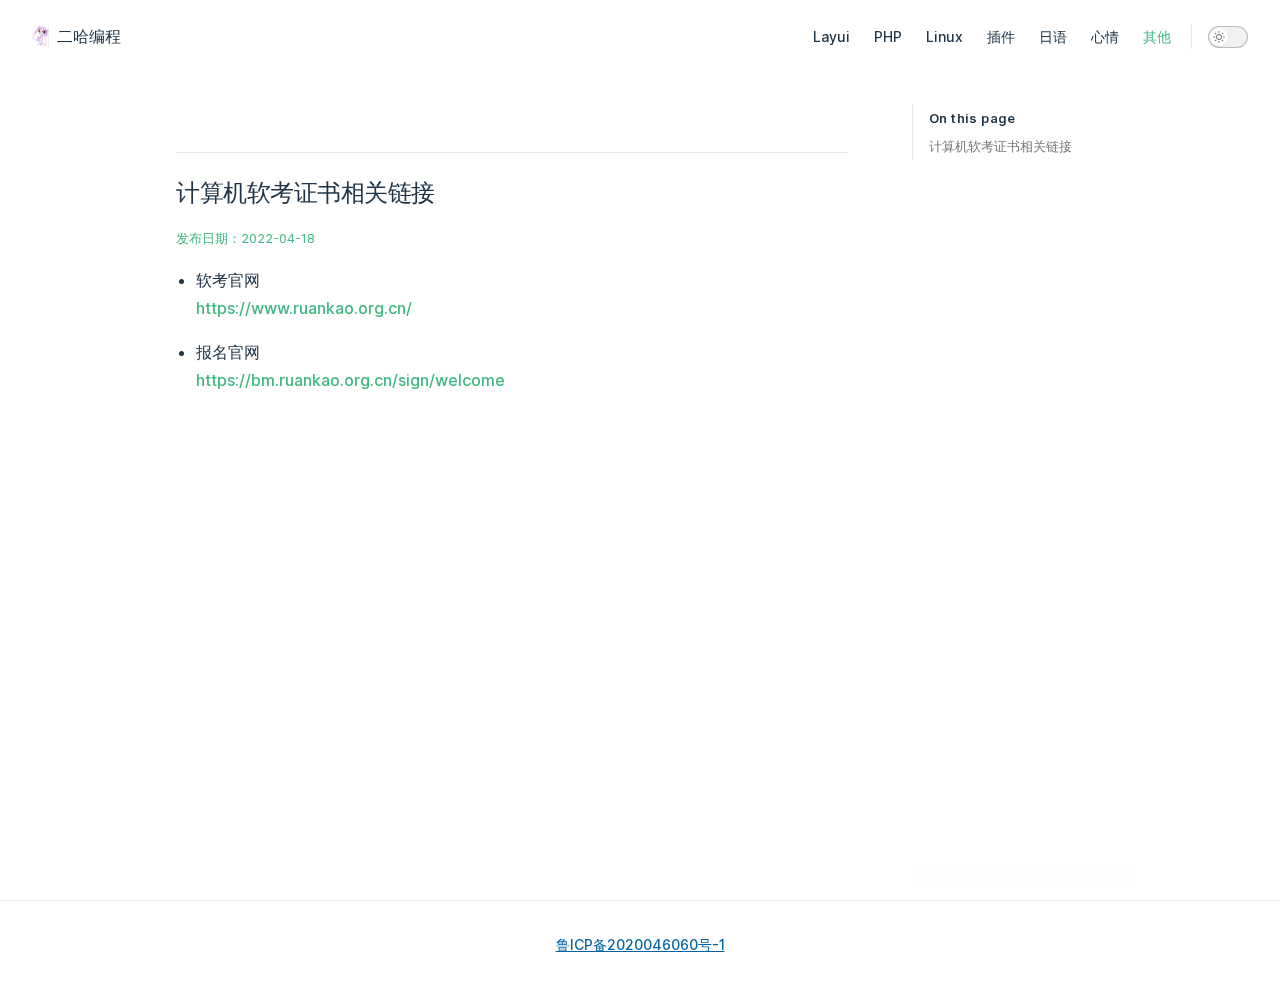
<file: others/index.html>
<!DOCTYPE html>
<html lang="en-US">
  <head>
    <meta charset="utf-8">
    <meta name="viewport" content="width=device-width,initial-scale=1">
    <title>二哈 | 二哈</title>
    <meta name="description" content="Just playing around.">
    <link rel="stylesheet" href="/assets/style.41b51b93.css">
    <link rel="modulepreload" href="/assets/app.2c96c140.js">
    <link rel="modulepreload" href="/assets/others_index.md.f51a540d.lean.js">
    
    <script id="check-dark-light">(()=>{const e=localStorage.getItem("vitepress-theme-appearance")||"",a=window.matchMedia("(prefers-color-scheme: dark)").matches;(!e||e==="auto"?a:e==="dark")&&document.documentElement.classList.add("dark")})();</script>
  </head>
  <body>
    <div id="app"><div class="Layout" data-v-c6a644e1><!--[--><!--]--><!--[--><span tabindex="-1" data-v-151f2593></span><a href="#VPContent" class="VPSkipLink visually-hidden" data-v-151f2593> Skip to content </a><!--]--><!----><header class="VPNav no-sidebar" data-v-c6a644e1 data-v-a50780ff><div class="VPNavBar" data-v-a50780ff data-v-6f1d18b5><div class="container" data-v-6f1d18b5><div class="VPNavBarTitle" data-v-6f1d18b5 data-v-d5925166><a class="title" href="/" data-v-d5925166><!--[--><!--]--><!--[--><img class="VPImage logo" src="/logo.jpg" alt data-v-b7ac6bd3><!--]--><!--[-->二哈编程<!--]--><!--[--><!--]--></a></div><div class="content" data-v-6f1d18b5><!--[--><!--]--><!----><nav aria-labelledby="main-nav-aria-label" class="VPNavBarMenu menu" data-v-6f1d18b5 data-v-f83db6ba><span id="main-nav-aria-label" class="visually-hidden" data-v-f83db6ba>Main Navigation</span><!--[--><!--[--><a class="VPLink link VPNavBarMenuLink" href="/layui/" data-v-f83db6ba data-v-47a2263e data-v-3c355974><!--[-->Layui<!--]--><!----></a><!--]--><!--[--><a class="VPLink link VPNavBarMenuLink" href="/php/" data-v-f83db6ba data-v-47a2263e data-v-3c355974><!--[-->PHP<!--]--><!----></a><!--]--><!--[--><a class="VPLink link VPNavBarMenuLink" href="/linux/" data-v-f83db6ba data-v-47a2263e data-v-3c355974><!--[-->Linux<!--]--><!----></a><!--]--><!--[--><a class="VPLink link VPNavBarMenuLink" href="/charts/" data-v-f83db6ba data-v-47a2263e data-v-3c355974><!--[-->插件<!--]--><!----></a><!--]--><!--[--><a class="VPLink link VPNavBarMenuLink" href="/japanese/" data-v-f83db6ba data-v-47a2263e data-v-3c355974><!--[-->日语<!--]--><!----></a><!--]--><!--[--><a class="VPLink link VPNavBarMenuLink" href="/feelings/" data-v-f83db6ba data-v-47a2263e data-v-3c355974><!--[-->心情<!--]--><!----></a><!--]--><!--[--><a class="VPLink link VPNavBarMenuLink active" href="/others/" data-v-f83db6ba data-v-47a2263e data-v-3c355974><!--[-->其他<!--]--><!----></a><!--]--><!--]--></nav><!----><div class="VPNavBarAppearance appearance" data-v-6f1d18b5 data-v-a3e7452b><button class="VPSwitch VPSwitchAppearance" type="button" role="switch" aria-label="toggle dark mode" aria-checked="false" data-v-a3e7452b data-v-31fdf26f data-v-eba7420e><span class="check" data-v-eba7420e><span class="icon" data-v-eba7420e><!--[--><svg xmlns="http://www.w3.org/2000/svg" aria-hidden="true" focusable="false" viewbox="0 0 24 24" class="sun" data-v-31fdf26f><path d="M12,18c-3.3,0-6-2.7-6-6s2.7-6,6-6s6,2.7,6,6S15.3,18,12,18zM12,8c-2.2,0-4,1.8-4,4c0,2.2,1.8,4,4,4c2.2,0,4-1.8,4-4C16,9.8,14.2,8,12,8z"></path><path d="M12,4c-0.6,0-1-0.4-1-1V1c0-0.6,0.4-1,1-1s1,0.4,1,1v2C13,3.6,12.6,4,12,4z"></path><path d="M12,24c-0.6,0-1-0.4-1-1v-2c0-0.6,0.4-1,1-1s1,0.4,1,1v2C13,23.6,12.6,24,12,24z"></path><path d="M5.6,6.6c-0.3,0-0.5-0.1-0.7-0.3L3.5,4.9c-0.4-0.4-0.4-1,0-1.4s1-0.4,1.4,0l1.4,1.4c0.4,0.4,0.4,1,0,1.4C6.2,6.5,5.9,6.6,5.6,6.6z"></path><path d="M19.8,20.8c-0.3,0-0.5-0.1-0.7-0.3l-1.4-1.4c-0.4-0.4-0.4-1,0-1.4s1-0.4,1.4,0l1.4,1.4c0.4,0.4,0.4,1,0,1.4C20.3,20.7,20,20.8,19.8,20.8z"></path><path d="M3,13H1c-0.6,0-1-0.4-1-1s0.4-1,1-1h2c0.6,0,1,0.4,1,1S3.6,13,3,13z"></path><path d="M23,13h-2c-0.6,0-1-0.4-1-1s0.4-1,1-1h2c0.6,0,1,0.4,1,1S23.6,13,23,13z"></path><path d="M4.2,20.8c-0.3,0-0.5-0.1-0.7-0.3c-0.4-0.4-0.4-1,0-1.4l1.4-1.4c0.4-0.4,1-0.4,1.4,0s0.4,1,0,1.4l-1.4,1.4C4.7,20.7,4.5,20.8,4.2,20.8z"></path><path d="M18.4,6.6c-0.3,0-0.5-0.1-0.7-0.3c-0.4-0.4-0.4-1,0-1.4l1.4-1.4c0.4-0.4,1-0.4,1.4,0s0.4,1,0,1.4l-1.4,1.4C18.9,6.5,18.6,6.6,18.4,6.6z"></path></svg><svg xmlns="http://www.w3.org/2000/svg" aria-hidden="true" focusable="false" viewbox="0 0 24 24" class="moon" data-v-31fdf26f><path d="M12.1,22c-0.3,0-0.6,0-0.9,0c-5.5-0.5-9.5-5.4-9-10.9c0.4-4.8,4.2-8.6,9-9c0.4,0,0.8,0.2,1,0.5c0.2,0.3,0.2,0.8-0.1,1.1c-2,2.7-1.4,6.4,1.3,8.4c2.1,1.6,5,1.6,7.1,0c0.3-0.2,0.7-0.3,1.1-0.1c0.3,0.2,0.5,0.6,0.5,1c-0.2,2.7-1.5,5.1-3.6,6.8C16.6,21.2,14.4,22,12.1,22zM9.3,4.4c-2.9,1-5,3.6-5.2,6.8c-0.4,4.4,2.8,8.3,7.2,8.7c2.1,0.2,4.2-0.4,5.8-1.8c1.1-0.9,1.9-2.1,2.4-3.4c-2.5,0.9-5.3,0.5-7.5-1.1C9.2,11.4,8.1,7.7,9.3,4.4z"></path></svg><!--]--></span></span></button></div><!----><div class="VPFlyout VPNavBarExtra extra" data-v-6f1d18b5 data-v-e4361c82 data-v-6ffb57d3><button type="button" class="button" aria-haspopup="true" aria-expanded="false" aria-label="extra navigation" data-v-6ffb57d3><svg xmlns="http://www.w3.org/2000/svg" aria-hidden="true" focusable="false" viewbox="0 0 24 24" class="icon" data-v-6ffb57d3><circle cx="12" cy="12" r="2"></circle><circle cx="19" cy="12" r="2"></circle><circle cx="5" cy="12" r="2"></circle></svg></button><div class="menu" data-v-6ffb57d3><div class="VPMenu" data-v-6ffb57d3 data-v-1c5d0cfc><!----><!--[--><!--[--><!----><div class="group" data-v-e4361c82><div class="item appearance" data-v-e4361c82><p class="label" data-v-e4361c82>Appearance</p><div class="appearance-action" data-v-e4361c82><button class="VPSwitch VPSwitchAppearance" type="button" role="switch" aria-label="toggle dark mode" aria-checked="false" data-v-e4361c82 data-v-31fdf26f data-v-eba7420e><span class="check" data-v-eba7420e><span class="icon" data-v-eba7420e><!--[--><svg xmlns="http://www.w3.org/2000/svg" aria-hidden="true" focusable="false" viewbox="0 0 24 24" class="sun" data-v-31fdf26f><path d="M12,18c-3.3,0-6-2.7-6-6s2.7-6,6-6s6,2.7,6,6S15.3,18,12,18zM12,8c-2.2,0-4,1.8-4,4c0,2.2,1.8,4,4,4c2.2,0,4-1.8,4-4C16,9.8,14.2,8,12,8z"></path><path d="M12,4c-0.6,0-1-0.4-1-1V1c0-0.6,0.4-1,1-1s1,0.4,1,1v2C13,3.6,12.6,4,12,4z"></path><path d="M12,24c-0.6,0-1-0.4-1-1v-2c0-0.6,0.4-1,1-1s1,0.4,1,1v2C13,23.6,12.6,24,12,24z"></path><path d="M5.6,6.6c-0.3,0-0.5-0.1-0.7-0.3L3.5,4.9c-0.4-0.4-0.4-1,0-1.4s1-0.4,1.4,0l1.4,1.4c0.4,0.4,0.4,1,0,1.4C6.2,6.5,5.9,6.6,5.6,6.6z"></path><path d="M19.8,20.8c-0.3,0-0.5-0.1-0.7-0.3l-1.4-1.4c-0.4-0.4-0.4-1,0-1.4s1-0.4,1.4,0l1.4,1.4c0.4,0.4,0.4,1,0,1.4C20.3,20.7,20,20.8,19.8,20.8z"></path><path d="M3,13H1c-0.6,0-1-0.4-1-1s0.4-1,1-1h2c0.6,0,1,0.4,1,1S3.6,13,3,13z"></path><path d="M23,13h-2c-0.6,0-1-0.4-1-1s0.4-1,1-1h2c0.6,0,1,0.4,1,1S23.6,13,23,13z"></path><path d="M4.2,20.8c-0.3,0-0.5-0.1-0.7-0.3c-0.4-0.4-0.4-1,0-1.4l1.4-1.4c0.4-0.4,1-0.4,1.4,0s0.4,1,0,1.4l-1.4,1.4C4.7,20.7,4.5,20.8,4.2,20.8z"></path><path d="M18.4,6.6c-0.3,0-0.5-0.1-0.7-0.3c-0.4-0.4-0.4-1,0-1.4l1.4-1.4c0.4-0.4,1-0.4,1.4,0s0.4,1,0,1.4l-1.4,1.4C18.9,6.5,18.6,6.6,18.4,6.6z"></path></svg><svg xmlns="http://www.w3.org/2000/svg" aria-hidden="true" focusable="false" viewbox="0 0 24 24" class="moon" data-v-31fdf26f><path d="M12.1,22c-0.3,0-0.6,0-0.9,0c-5.5-0.5-9.5-5.4-9-10.9c0.4-4.8,4.2-8.6,9-9c0.4,0,0.8,0.2,1,0.5c0.2,0.3,0.2,0.8-0.1,1.1c-2,2.7-1.4,6.4,1.3,8.4c2.1,1.6,5,1.6,7.1,0c0.3-0.2,0.7-0.3,1.1-0.1c0.3,0.2,0.5,0.6,0.5,1c-0.2,2.7-1.5,5.1-3.6,6.8C16.6,21.2,14.4,22,12.1,22zM9.3,4.4c-2.9,1-5,3.6-5.2,6.8c-0.4,4.4,2.8,8.3,7.2,8.7c2.1,0.2,4.2-0.4,5.8-1.8c1.1-0.9,1.9-2.1,2.4-3.4c-2.5,0.9-5.3,0.5-7.5-1.1C9.2,11.4,8.1,7.7,9.3,4.4z"></path></svg><!--]--></span></span></button></div></div></div><!----><!--]--><!--]--></div></div></div><!--[--><!--]--><button type="button" class="VPNavBarHamburger hamburger" aria-label="mobile navigation" aria-expanded="false" aria-controls="VPNavScreen" data-v-6f1d18b5 data-v-e5dd9c1c><span class="container" data-v-e5dd9c1c><span class="top" data-v-e5dd9c1c></span><span class="middle" data-v-e5dd9c1c></span><span class="bottom" data-v-e5dd9c1c></span></span></button></div></div></div><!----></header><!----><!----><div class="VPContent" id="VPContent" data-v-c6a644e1 data-v-d981fe29><div class="VPDoc has-aside" data-v-d981fe29 data-v-cfb513e0><div class="container" data-v-cfb513e0><div class="aside" data-v-cfb513e0><div class="aside-curtain" data-v-cfb513e0></div><div class="aside-container" data-v-cfb513e0><div class="aside-content" data-v-cfb513e0><div class="VPDocAside" data-v-cfb513e0 data-v-afc4c1a1><!--[--><!--]--><!--[--><!--]--><div class="VPDocAsideOutline" data-v-afc4c1a1 data-v-2865c0b0><div class="content" data-v-2865c0b0><div class="outline-marker" data-v-2865c0b0></div><div class="outline-title" data-v-2865c0b0>On this page</div><nav aria-labelledby="doc-outline-aria-label" data-v-2865c0b0><span class="visually-hidden" id="doc-outline-aria-label" data-v-2865c0b0> Table of Contents for current page </span><ul class="root" data-v-2865c0b0 data-v-1188541a><!--[--><!--]--></ul></nav></div></div><!--[--><!--]--><div class="spacer" data-v-afc4c1a1></div><!--[--><!--]--><!----><!--[--><!--]--><!--[--><!--]--></div></div></div></div><div class="content" data-v-cfb513e0><div class="content-container" data-v-cfb513e0><!--[--><!--]--><main class="main" data-v-cfb513e0><div style="position:relative;" class="vp-doc _others_index" data-v-cfb513e0><div><h2 id="计算机软考证书相关链接" tabindex="-1">计算机软考证书相关链接 <a class="header-anchor" href="#计算机软考证书相关链接" aria-hidden="true">#</a></h2><!----><ul><li><p>软考官网 <br><a href="https://www.ruankao.org.cn/" target="_blank" rel="noreferrer">https://www.ruankao.org.cn/</a></p></li><li><p>报名官网 <br><a href="https://bm.ruankao.org.cn/sign/welcome" target="_blank" rel="noreferrer">https://bm.ruankao.org.cn/sign/welcome</a></p></li></ul></div></div></main><!--[--><!--]--><!----><!--[--><!--]--></div></div></div></div></div><footer class="VPFooter" data-v-c6a644e1 data-v-9f24cc86><div class="container" data-v-9f24cc86><!----><p class="copyright" data-v-9f24cc86><a href="https://beian.miit.gov.cn/#/Integrated/index" target="_blank" style="color: #0463a2; text-decoration: underline;">鲁ICP备2020046060号-1</a></p></div></footer><!--[--><!--]--></div></div>
    <script>__VP_HASH_MAP__ = JSON.parse("{\"charts_index.md\":\"706b6655\",\"feelings_index.md\":\"87d55d1c\",\"getting-started.md\":\"dfd898bc\",\"index.md\":\"7eb3f938\",\"japanese_index.md\":\"ddd65195\",\"layui_index.md\":\"1ff34551\",\"linux_index.md\":\"1dddd9d9\",\"others_index.md\":\"f51a540d\",\"php_index.md\":\"f1f831eb\"}")</script>
    <script type="module" async src="/assets/app.2c96c140.js"></script>
    
  </body>
</html>
</file>
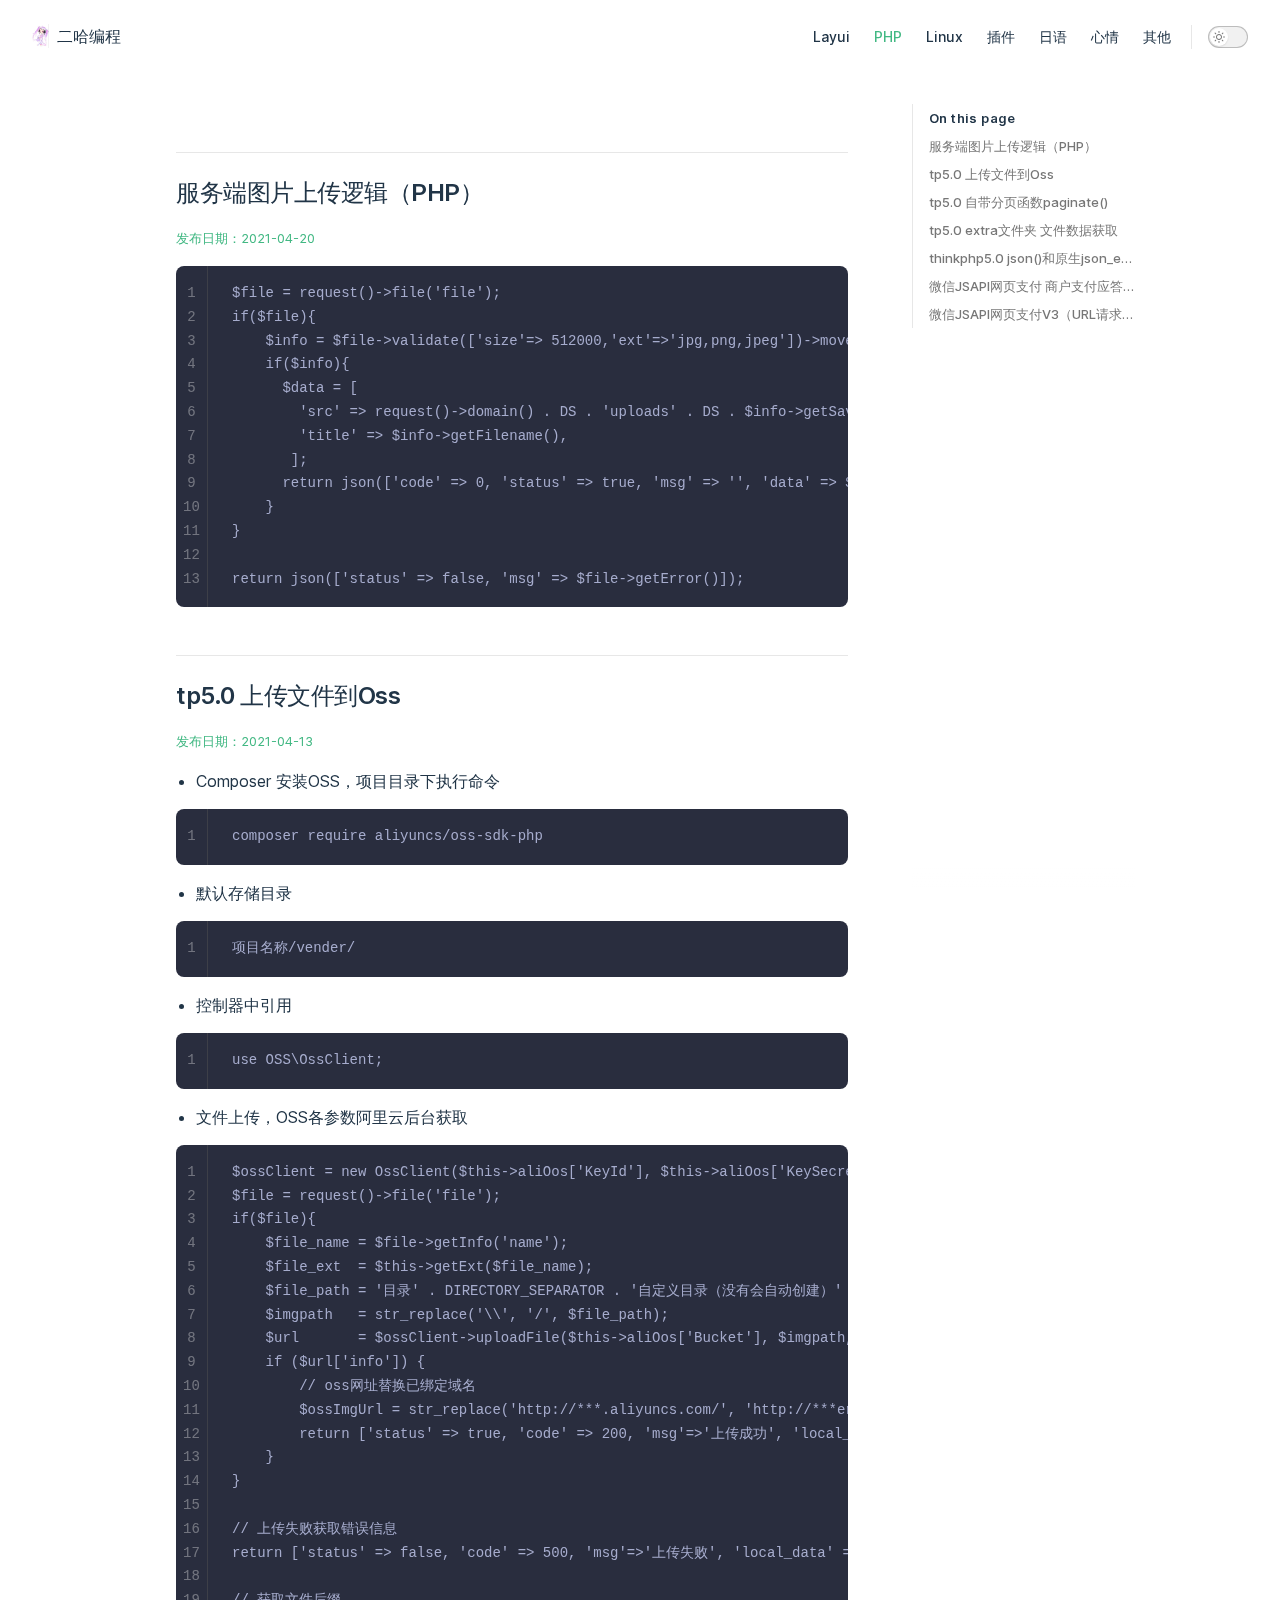
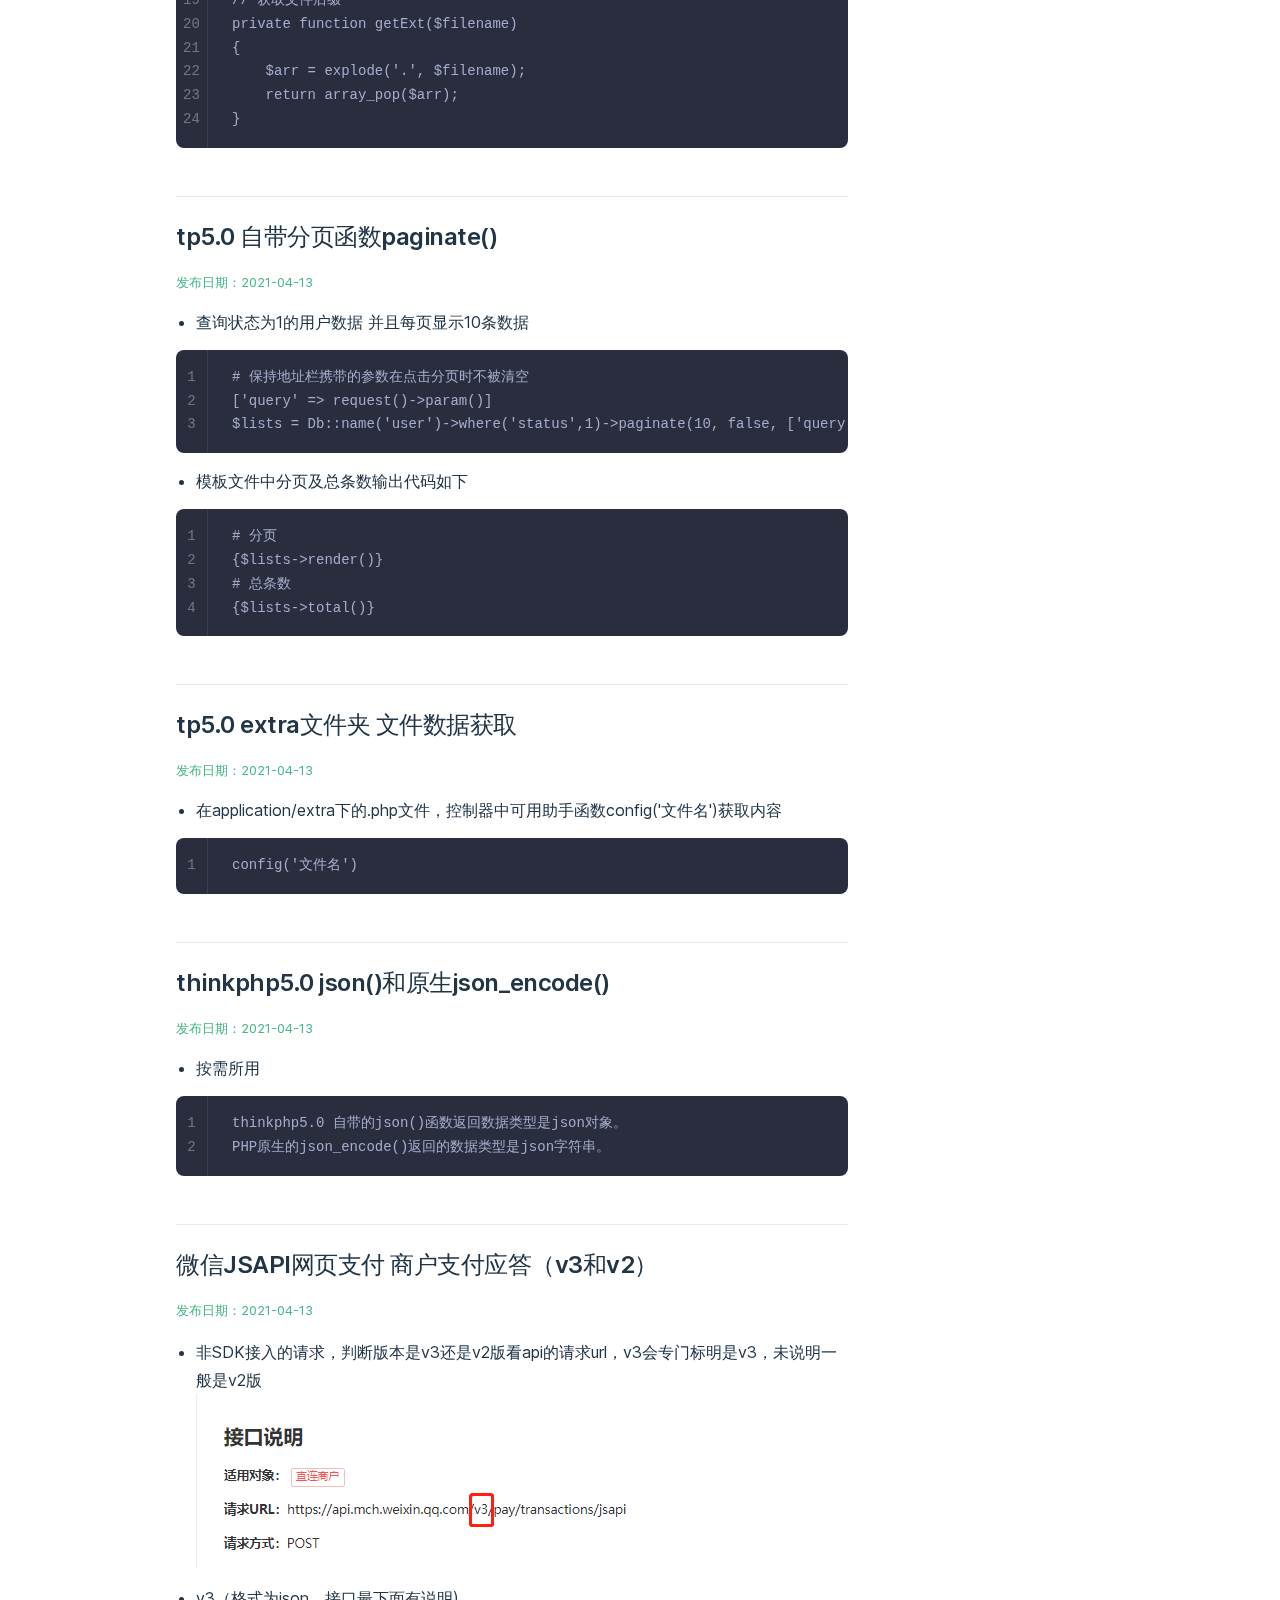
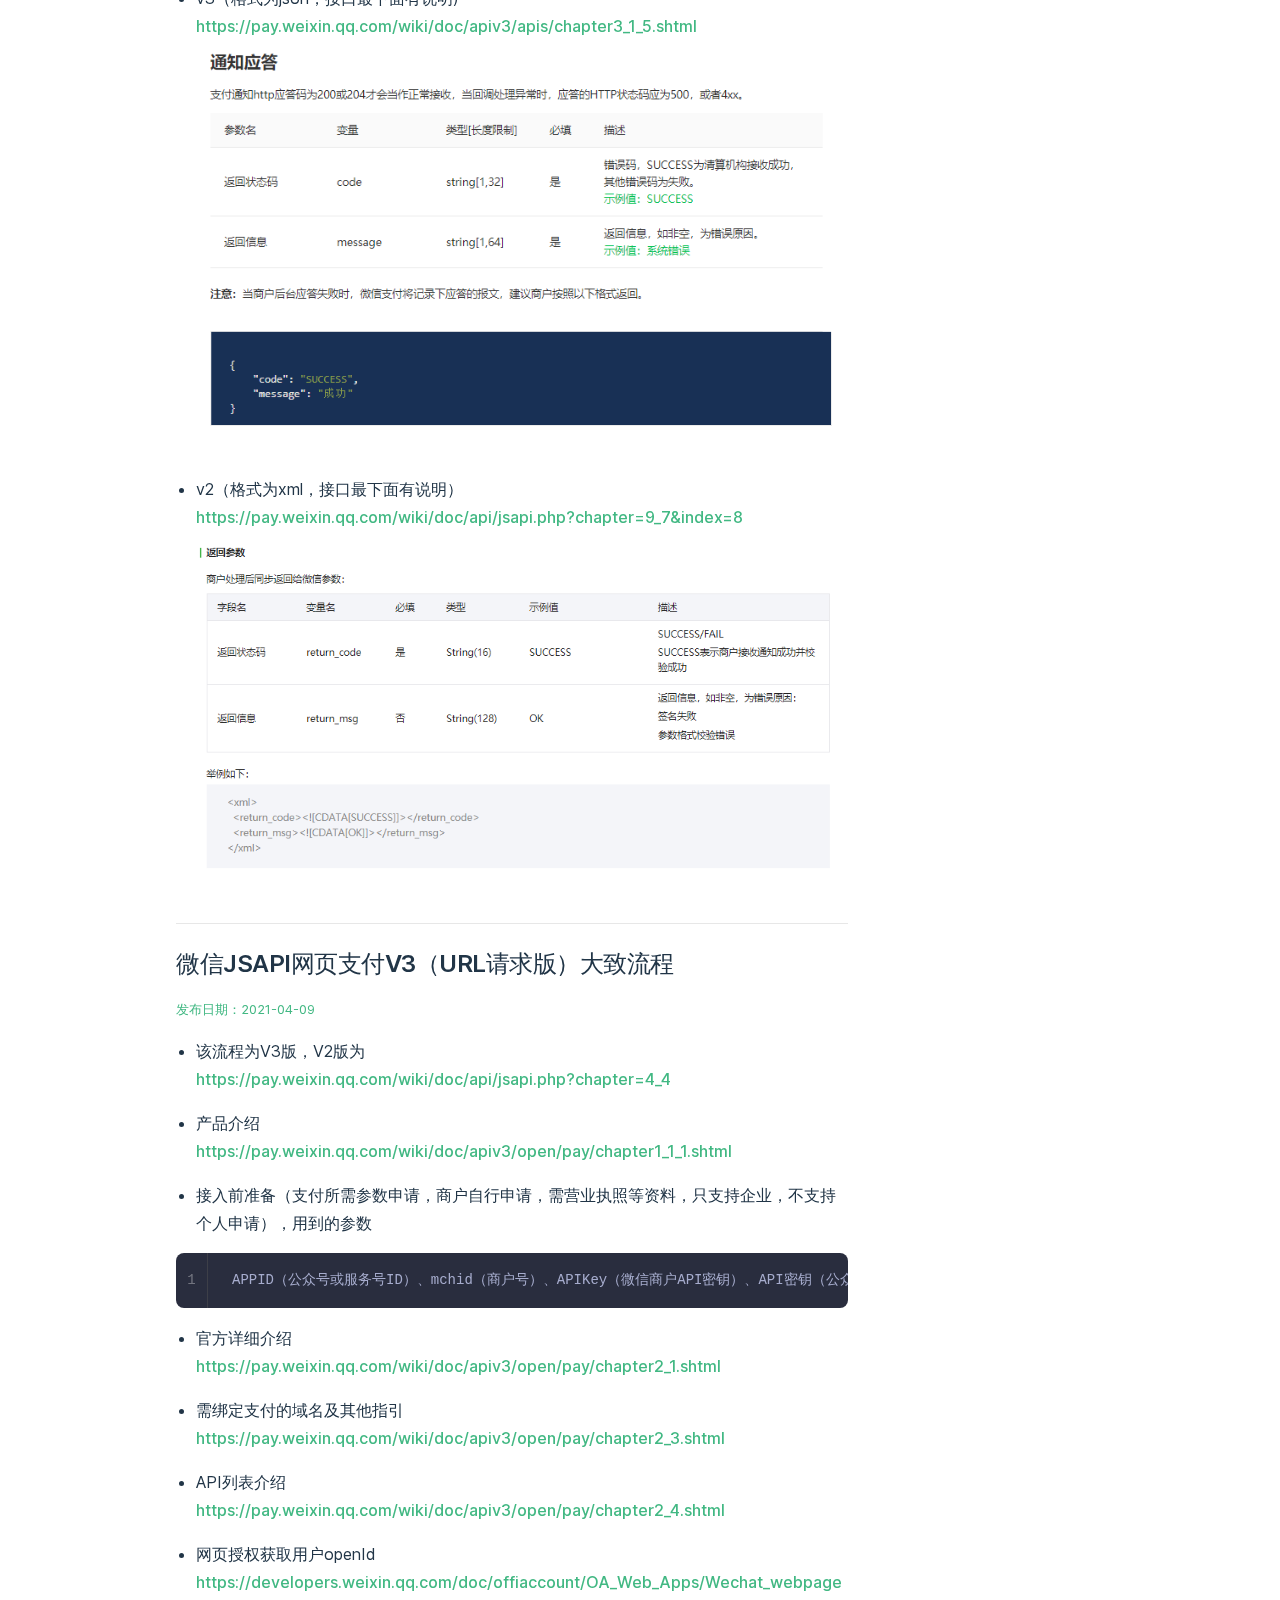
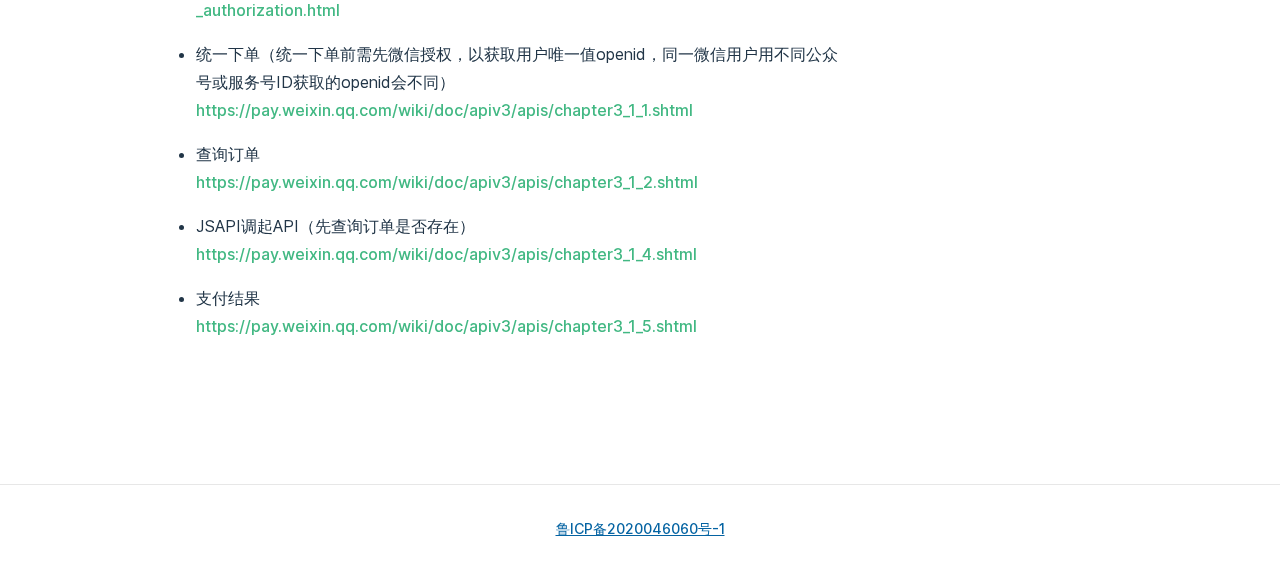
<file: php/index.html>
<!DOCTYPE html>
<html lang="en-US">
  <head>
    <meta charset="utf-8">
    <meta name="viewport" content="width=device-width,initial-scale=1">
    <title>二哈 | 二哈</title>
    <meta name="description" content="Just playing around.">
    <link rel="stylesheet" href="/assets/style.41b51b93.css">
    <link rel="modulepreload" href="/assets/app.2c96c140.js">
    <link rel="modulepreload" href="/assets/php_index.md.f1f831eb.lean.js">
    
    <script id="check-dark-light">(()=>{const e=localStorage.getItem("vitepress-theme-appearance")||"",a=window.matchMedia("(prefers-color-scheme: dark)").matches;(!e||e==="auto"?a:e==="dark")&&document.documentElement.classList.add("dark")})();</script>
  </head>
  <body>
    <div id="app"><div class="Layout" data-v-c6a644e1><!--[--><!--]--><!--[--><span tabindex="-1" data-v-151f2593></span><a href="#VPContent" class="VPSkipLink visually-hidden" data-v-151f2593> Skip to content </a><!--]--><!----><header class="VPNav no-sidebar" data-v-c6a644e1 data-v-a50780ff><div class="VPNavBar" data-v-a50780ff data-v-6f1d18b5><div class="container" data-v-6f1d18b5><div class="VPNavBarTitle" data-v-6f1d18b5 data-v-d5925166><a class="title" href="/" data-v-d5925166><!--[--><!--]--><!--[--><img class="VPImage logo" src="/logo.jpg" alt data-v-b7ac6bd3><!--]--><!--[-->二哈编程<!--]--><!--[--><!--]--></a></div><div class="content" data-v-6f1d18b5><!--[--><!--]--><!----><nav aria-labelledby="main-nav-aria-label" class="VPNavBarMenu menu" data-v-6f1d18b5 data-v-f83db6ba><span id="main-nav-aria-label" class="visually-hidden" data-v-f83db6ba>Main Navigation</span><!--[--><!--[--><a class="VPLink link VPNavBarMenuLink" href="/layui/" data-v-f83db6ba data-v-47a2263e data-v-3c355974><!--[-->Layui<!--]--><!----></a><!--]--><!--[--><a class="VPLink link VPNavBarMenuLink active" href="/php/" data-v-f83db6ba data-v-47a2263e data-v-3c355974><!--[-->PHP<!--]--><!----></a><!--]--><!--[--><a class="VPLink link VPNavBarMenuLink" href="/linux/" data-v-f83db6ba data-v-47a2263e data-v-3c355974><!--[-->Linux<!--]--><!----></a><!--]--><!--[--><a class="VPLink link VPNavBarMenuLink" href="/charts/" data-v-f83db6ba data-v-47a2263e data-v-3c355974><!--[-->插件<!--]--><!----></a><!--]--><!--[--><a class="VPLink link VPNavBarMenuLink" href="/japanese/" data-v-f83db6ba data-v-47a2263e data-v-3c355974><!--[-->日语<!--]--><!----></a><!--]--><!--[--><a class="VPLink link VPNavBarMenuLink" href="/feelings/" data-v-f83db6ba data-v-47a2263e data-v-3c355974><!--[-->心情<!--]--><!----></a><!--]--><!--[--><a class="VPLink link VPNavBarMenuLink" href="/others/" data-v-f83db6ba data-v-47a2263e data-v-3c355974><!--[-->其他<!--]--><!----></a><!--]--><!--]--></nav><!----><div class="VPNavBarAppearance appearance" data-v-6f1d18b5 data-v-a3e7452b><button class="VPSwitch VPSwitchAppearance" type="button" role="switch" aria-label="toggle dark mode" aria-checked="false" data-v-a3e7452b data-v-31fdf26f data-v-eba7420e><span class="check" data-v-eba7420e><span class="icon" data-v-eba7420e><!--[--><svg xmlns="http://www.w3.org/2000/svg" aria-hidden="true" focusable="false" viewbox="0 0 24 24" class="sun" data-v-31fdf26f><path d="M12,18c-3.3,0-6-2.7-6-6s2.7-6,6-6s6,2.7,6,6S15.3,18,12,18zM12,8c-2.2,0-4,1.8-4,4c0,2.2,1.8,4,4,4c2.2,0,4-1.8,4-4C16,9.8,14.2,8,12,8z"></path><path d="M12,4c-0.6,0-1-0.4-1-1V1c0-0.6,0.4-1,1-1s1,0.4,1,1v2C13,3.6,12.6,4,12,4z"></path><path d="M12,24c-0.6,0-1-0.4-1-1v-2c0-0.6,0.4-1,1-1s1,0.4,1,1v2C13,23.6,12.6,24,12,24z"></path><path d="M5.6,6.6c-0.3,0-0.5-0.1-0.7-0.3L3.5,4.9c-0.4-0.4-0.4-1,0-1.4s1-0.4,1.4,0l1.4,1.4c0.4,0.4,0.4,1,0,1.4C6.2,6.5,5.9,6.6,5.6,6.6z"></path><path d="M19.8,20.8c-0.3,0-0.5-0.1-0.7-0.3l-1.4-1.4c-0.4-0.4-0.4-1,0-1.4s1-0.4,1.4,0l1.4,1.4c0.4,0.4,0.4,1,0,1.4C20.3,20.7,20,20.8,19.8,20.8z"></path><path d="M3,13H1c-0.6,0-1-0.4-1-1s0.4-1,1-1h2c0.6,0,1,0.4,1,1S3.6,13,3,13z"></path><path d="M23,13h-2c-0.6,0-1-0.4-1-1s0.4-1,1-1h2c0.6,0,1,0.4,1,1S23.6,13,23,13z"></path><path d="M4.2,20.8c-0.3,0-0.5-0.1-0.7-0.3c-0.4-0.4-0.4-1,0-1.4l1.4-1.4c0.4-0.4,1-0.4,1.4,0s0.4,1,0,1.4l-1.4,1.4C4.7,20.7,4.5,20.8,4.2,20.8z"></path><path d="M18.4,6.6c-0.3,0-0.5-0.1-0.7-0.3c-0.4-0.4-0.4-1,0-1.4l1.4-1.4c0.4-0.4,1-0.4,1.4,0s0.4,1,0,1.4l-1.4,1.4C18.9,6.5,18.6,6.6,18.4,6.6z"></path></svg><svg xmlns="http://www.w3.org/2000/svg" aria-hidden="true" focusable="false" viewbox="0 0 24 24" class="moon" data-v-31fdf26f><path d="M12.1,22c-0.3,0-0.6,0-0.9,0c-5.5-0.5-9.5-5.4-9-10.9c0.4-4.8,4.2-8.6,9-9c0.4,0,0.8,0.2,1,0.5c0.2,0.3,0.2,0.8-0.1,1.1c-2,2.7-1.4,6.4,1.3,8.4c2.1,1.6,5,1.6,7.1,0c0.3-0.2,0.7-0.3,1.1-0.1c0.3,0.2,0.5,0.6,0.5,1c-0.2,2.7-1.5,5.1-3.6,6.8C16.6,21.2,14.4,22,12.1,22zM9.3,4.4c-2.9,1-5,3.6-5.2,6.8c-0.4,4.4,2.8,8.3,7.2,8.7c2.1,0.2,4.2-0.4,5.8-1.8c1.1-0.9,1.9-2.1,2.4-3.4c-2.5,0.9-5.3,0.5-7.5-1.1C9.2,11.4,8.1,7.7,9.3,4.4z"></path></svg><!--]--></span></span></button></div><!----><div class="VPFlyout VPNavBarExtra extra" data-v-6f1d18b5 data-v-e4361c82 data-v-6ffb57d3><button type="button" class="button" aria-haspopup="true" aria-expanded="false" aria-label="extra navigation" data-v-6ffb57d3><svg xmlns="http://www.w3.org/2000/svg" aria-hidden="true" focusable="false" viewbox="0 0 24 24" class="icon" data-v-6ffb57d3><circle cx="12" cy="12" r="2"></circle><circle cx="19" cy="12" r="2"></circle><circle cx="5" cy="12" r="2"></circle></svg></button><div class="menu" data-v-6ffb57d3><div class="VPMenu" data-v-6ffb57d3 data-v-1c5d0cfc><!----><!--[--><!--[--><!----><div class="group" data-v-e4361c82><div class="item appearance" data-v-e4361c82><p class="label" data-v-e4361c82>Appearance</p><div class="appearance-action" data-v-e4361c82><button class="VPSwitch VPSwitchAppearance" type="button" role="switch" aria-label="toggle dark mode" aria-checked="false" data-v-e4361c82 data-v-31fdf26f data-v-eba7420e><span class="check" data-v-eba7420e><span class="icon" data-v-eba7420e><!--[--><svg xmlns="http://www.w3.org/2000/svg" aria-hidden="true" focusable="false" viewbox="0 0 24 24" class="sun" data-v-31fdf26f><path d="M12,18c-3.3,0-6-2.7-6-6s2.7-6,6-6s6,2.7,6,6S15.3,18,12,18zM12,8c-2.2,0-4,1.8-4,4c0,2.2,1.8,4,4,4c2.2,0,4-1.8,4-4C16,9.8,14.2,8,12,8z"></path><path d="M12,4c-0.6,0-1-0.4-1-1V1c0-0.6,0.4-1,1-1s1,0.4,1,1v2C13,3.6,12.6,4,12,4z"></path><path d="M12,24c-0.6,0-1-0.4-1-1v-2c0-0.6,0.4-1,1-1s1,0.4,1,1v2C13,23.6,12.6,24,12,24z"></path><path d="M5.6,6.6c-0.3,0-0.5-0.1-0.7-0.3L3.5,4.9c-0.4-0.4-0.4-1,0-1.4s1-0.4,1.4,0l1.4,1.4c0.4,0.4,0.4,1,0,1.4C6.2,6.5,5.9,6.6,5.6,6.6z"></path><path d="M19.8,20.8c-0.3,0-0.5-0.1-0.7-0.3l-1.4-1.4c-0.4-0.4-0.4-1,0-1.4s1-0.4,1.4,0l1.4,1.4c0.4,0.4,0.4,1,0,1.4C20.3,20.7,20,20.8,19.8,20.8z"></path><path d="M3,13H1c-0.6,0-1-0.4-1-1s0.4-1,1-1h2c0.6,0,1,0.4,1,1S3.6,13,3,13z"></path><path d="M23,13h-2c-0.6,0-1-0.4-1-1s0.4-1,1-1h2c0.6,0,1,0.4,1,1S23.6,13,23,13z"></path><path d="M4.2,20.8c-0.3,0-0.5-0.1-0.7-0.3c-0.4-0.4-0.4-1,0-1.4l1.4-1.4c0.4-0.4,1-0.4,1.4,0s0.4,1,0,1.4l-1.4,1.4C4.7,20.7,4.5,20.8,4.2,20.8z"></path><path d="M18.4,6.6c-0.3,0-0.5-0.1-0.7-0.3c-0.4-0.4-0.4-1,0-1.4l1.4-1.4c0.4-0.4,1-0.4,1.4,0s0.4,1,0,1.4l-1.4,1.4C18.9,6.5,18.6,6.6,18.4,6.6z"></path></svg><svg xmlns="http://www.w3.org/2000/svg" aria-hidden="true" focusable="false" viewbox="0 0 24 24" class="moon" data-v-31fdf26f><path d="M12.1,22c-0.3,0-0.6,0-0.9,0c-5.5-0.5-9.5-5.4-9-10.9c0.4-4.8,4.2-8.6,9-9c0.4,0,0.8,0.2,1,0.5c0.2,0.3,0.2,0.8-0.1,1.1c-2,2.7-1.4,6.4,1.3,8.4c2.1,1.6,5,1.6,7.1,0c0.3-0.2,0.7-0.3,1.1-0.1c0.3,0.2,0.5,0.6,0.5,1c-0.2,2.7-1.5,5.1-3.6,6.8C16.6,21.2,14.4,22,12.1,22zM9.3,4.4c-2.9,1-5,3.6-5.2,6.8c-0.4,4.4,2.8,8.3,7.2,8.7c2.1,0.2,4.2-0.4,5.8-1.8c1.1-0.9,1.9-2.1,2.4-3.4c-2.5,0.9-5.3,0.5-7.5-1.1C9.2,11.4,8.1,7.7,9.3,4.4z"></path></svg><!--]--></span></span></button></div></div></div><!----><!--]--><!--]--></div></div></div><!--[--><!--]--><button type="button" class="VPNavBarHamburger hamburger" aria-label="mobile navigation" aria-expanded="false" aria-controls="VPNavScreen" data-v-6f1d18b5 data-v-e5dd9c1c><span class="container" data-v-e5dd9c1c><span class="top" data-v-e5dd9c1c></span><span class="middle" data-v-e5dd9c1c></span><span class="bottom" data-v-e5dd9c1c></span></span></button></div></div></div><!----></header><!----><!----><div class="VPContent" id="VPContent" data-v-c6a644e1 data-v-d981fe29><div class="VPDoc has-aside" data-v-d981fe29 data-v-cfb513e0><div class="container" data-v-cfb513e0><div class="aside" data-v-cfb513e0><div class="aside-curtain" data-v-cfb513e0></div><div class="aside-container" data-v-cfb513e0><div class="aside-content" data-v-cfb513e0><div class="VPDocAside" data-v-cfb513e0 data-v-afc4c1a1><!--[--><!--]--><!--[--><!--]--><div class="VPDocAsideOutline" data-v-afc4c1a1 data-v-2865c0b0><div class="content" data-v-2865c0b0><div class="outline-marker" data-v-2865c0b0></div><div class="outline-title" data-v-2865c0b0>On this page</div><nav aria-labelledby="doc-outline-aria-label" data-v-2865c0b0><span class="visually-hidden" id="doc-outline-aria-label" data-v-2865c0b0> Table of Contents for current page </span><ul class="root" data-v-2865c0b0 data-v-1188541a><!--[--><!--]--></ul></nav></div></div><!--[--><!--]--><div class="spacer" data-v-afc4c1a1></div><!--[--><!--]--><!----><!--[--><!--]--><!--[--><!--]--></div></div></div></div><div class="content" data-v-cfb513e0><div class="content-container" data-v-cfb513e0><!--[--><!--]--><main class="main" data-v-cfb513e0><div style="position:relative;" class="vp-doc _php_index" data-v-cfb513e0><div><h2 id="服务端图片上传逻辑（php）" tabindex="-1">服务端图片上传逻辑（PHP） <a class="header-anchor" href="#服务端图片上传逻辑（php）" aria-hidden="true">#</a></h2><!----><div class="language- line-numbers-mode"><button title="Copy Code" class="copy"></button><span class="lang"></span><pre class="shiki"><code><span class="line"><span style="color:#A6ACCD;">$file = request()-&gt;file(&#39;file&#39;);</span></span>
<span class="line"><span style="color:#A6ACCD;">if($file){</span></span>
<span class="line"><span style="color:#A6ACCD;">    $info = $file-&gt;validate([&#39;size&#39;=&gt; 512000,&#39;ext&#39;=&gt;&#39;jpg,png,jpeg&#39;])-&gt;move(ROOT_PATH . &#39;public&#39; . DS . &#39;uploads&#39;);</span></span>
<span class="line"><span style="color:#A6ACCD;">    if($info){</span></span>
<span class="line"><span style="color:#A6ACCD;">      $data = [</span></span>
<span class="line"><span style="color:#A6ACCD;">        &#39;src&#39; =&gt; request()-&gt;domain() . DS . &#39;uploads&#39; . DS . $info-&gt;getSaveName(),</span></span>
<span class="line"><span style="color:#A6ACCD;">        &#39;title&#39; =&gt; $info-&gt;getFilename(),</span></span>
<span class="line"><span style="color:#A6ACCD;">       ];</span></span>
<span class="line"><span style="color:#A6ACCD;">      return json([&#39;code&#39; =&gt; 0, &#39;status&#39; =&gt; true, &#39;msg&#39; =&gt; &#39;&#39;, &#39;data&#39; =&gt; $data]);</span></span>
<span class="line"><span style="color:#A6ACCD;">    }</span></span>
<span class="line"><span style="color:#A6ACCD;">}</span></span>
<span class="line"><span style="color:#A6ACCD;"></span></span>
<span class="line"><span style="color:#A6ACCD;">return json([&#39;status&#39; =&gt; false, &#39;msg&#39; =&gt; $file-&gt;getError()]);</span></span>
<span class="line"><span style="color:#A6ACCD;"></span></span></code></pre><div class="line-numbers-wrapper"><span class="line-number">1</span><br><span class="line-number">2</span><br><span class="line-number">3</span><br><span class="line-number">4</span><br><span class="line-number">5</span><br><span class="line-number">6</span><br><span class="line-number">7</span><br><span class="line-number">8</span><br><span class="line-number">9</span><br><span class="line-number">10</span><br><span class="line-number">11</span><br><span class="line-number">12</span><br><span class="line-number">13</span><br></div></div><h2 id="tp5-0-上传文件到oss" tabindex="-1">tp5.0 上传文件到Oss <a class="header-anchor" href="#tp5-0-上传文件到oss" aria-hidden="true">#</a></h2><!----><ul><li>Composer 安装OSS，项目目录下执行命令</li></ul><div class="language- line-numbers-mode"><button title="Copy Code" class="copy"></button><span class="lang"></span><pre class="shiki"><code><span class="line"><span style="color:#A6ACCD;">composer require aliyuncs/oss-sdk-php</span></span>
<span class="line"><span style="color:#A6ACCD;"></span></span></code></pre><div class="line-numbers-wrapper"><span class="line-number">1</span><br></div></div><ul><li>默认存储目录</li></ul><div class="language- line-numbers-mode"><button title="Copy Code" class="copy"></button><span class="lang"></span><pre class="shiki"><code><span class="line"><span style="color:#A6ACCD;">项目名称/vender/</span></span>
<span class="line"><span style="color:#A6ACCD;"></span></span></code></pre><div class="line-numbers-wrapper"><span class="line-number">1</span><br></div></div><ul><li>控制器中引用</li></ul><div class="language- line-numbers-mode"><button title="Copy Code" class="copy"></button><span class="lang"></span><pre class="shiki"><code><span class="line"><span style="color:#A6ACCD;">use OSS\OssClient;</span></span>
<span class="line"><span style="color:#A6ACCD;"></span></span></code></pre><div class="line-numbers-wrapper"><span class="line-number">1</span><br></div></div><ul><li>文件上传，OSS各参数阿里云后台获取</li></ul><div class="language- line-numbers-mode"><button title="Copy Code" class="copy"></button><span class="lang"></span><pre class="shiki"><code><span class="line"><span style="color:#A6ACCD;">$ossClient = new OssClient($this-&gt;aliOos[&#39;KeyId&#39;], $this-&gt;aliOos[&#39;KeySecret&#39;], $this-&gt;aliOos[&#39;Endpoint&#39;]);</span></span>
<span class="line"><span style="color:#A6ACCD;">$file = request()-&gt;file(&#39;file&#39;);</span></span>
<span class="line"><span style="color:#A6ACCD;">if($file){</span></span>
<span class="line"><span style="color:#A6ACCD;">    $file_name = $file-&gt;getInfo(&#39;name&#39;);</span></span>
<span class="line"><span style="color:#A6ACCD;">    $file_ext  = $this-&gt;getExt($file_name);</span></span>
<span class="line"><span style="color:#A6ACCD;">    $file_path = &#39;目录&#39; . DIRECTORY_SEPARATOR . &#39;自定义目录（没有会自动创建）&#39; .  DIRECTORY_SEPARATOR . date(&#39;Ymd&#39;) . DIRECTORY_SEPARATOR . time() . rand(10000000, 99999999) . &#39;.&#39; . $file_ext;</span></span>
<span class="line"><span style="color:#A6ACCD;">    $imgpath   = str_replace(&#39;\\&#39;, &#39;/&#39;, $file_path);</span></span>
<span class="line"><span style="color:#A6ACCD;">    $url       = $ossClient-&gt;uploadFile($this-&gt;aliOos[&#39;Bucket&#39;], $imgpath, $_FILES[&#39;file&#39;][&#39;tmp_name&#39;]);</span></span>
<span class="line"><span style="color:#A6ACCD;">    if ($url[&#39;info&#39;]) {</span></span>
<span class="line"><span style="color:#A6ACCD;">        // oss网址替换已绑定域名</span></span>
<span class="line"><span style="color:#A6ACCD;">        $ossImgUrl = str_replace(&#39;http://***.aliyuncs.com/&#39;, &#39;http://***erha.love/&#39;, $url[&#39;info&#39;][&#39;url&#39;]);</span></span>
<span class="line"><span style="color:#A6ACCD;">        return [&#39;status&#39; =&gt; true, &#39;code&#39; =&gt; 200, &#39;msg&#39;=&gt;&#39;上传成功&#39;, &#39;local_data&#39; =&gt; $ossImgUrl];</span></span>
<span class="line"><span style="color:#A6ACCD;">    }</span></span>
<span class="line"><span style="color:#A6ACCD;">} </span></span>
<span class="line"><span style="color:#A6ACCD;"></span></span>
<span class="line"><span style="color:#A6ACCD;">// 上传失败获取错误信息</span></span>
<span class="line"><span style="color:#A6ACCD;">return [&#39;status&#39; =&gt; false, &#39;code&#39; =&gt; 500, &#39;msg&#39;=&gt;&#39;上传失败&#39;, &#39;local_data&#39; =&gt; &#39;&#39;, &#39;error_msg&#39; =&gt; $file-&gt;getError()];</span></span>
<span class="line"><span style="color:#A6ACCD;"></span></span>
<span class="line"><span style="color:#A6ACCD;">// 获取文件后缀</span></span>
<span class="line"><span style="color:#A6ACCD;">private function getExt($filename)</span></span>
<span class="line"><span style="color:#A6ACCD;">{</span></span>
<span class="line"><span style="color:#A6ACCD;">    $arr = explode(&#39;.&#39;, $filename);</span></span>
<span class="line"><span style="color:#A6ACCD;">    return array_pop($arr);</span></span>
<span class="line"><span style="color:#A6ACCD;">}</span></span>
<span class="line"><span style="color:#A6ACCD;"></span></span></code></pre><div class="line-numbers-wrapper"><span class="line-number">1</span><br><span class="line-number">2</span><br><span class="line-number">3</span><br><span class="line-number">4</span><br><span class="line-number">5</span><br><span class="line-number">6</span><br><span class="line-number">7</span><br><span class="line-number">8</span><br><span class="line-number">9</span><br><span class="line-number">10</span><br><span class="line-number">11</span><br><span class="line-number">12</span><br><span class="line-number">13</span><br><span class="line-number">14</span><br><span class="line-number">15</span><br><span class="line-number">16</span><br><span class="line-number">17</span><br><span class="line-number">18</span><br><span class="line-number">19</span><br><span class="line-number">20</span><br><span class="line-number">21</span><br><span class="line-number">22</span><br><span class="line-number">23</span><br><span class="line-number">24</span><br></div></div><h2 id="tp5-0-自带分页函数paginate" tabindex="-1">tp5.0 自带分页函数paginate() <a class="header-anchor" href="#tp5-0-自带分页函数paginate" aria-hidden="true">#</a></h2><!----><ul><li>查询状态为1的用户数据 并且每页显示10条数据</li></ul><div class="language- line-numbers-mode"><button title="Copy Code" class="copy"></button><span class="lang"></span><pre class="shiki"><code><span class="line"><span style="color:#A6ACCD;"># 保持地址栏携带的参数在点击分页时不被清空</span></span>
<span class="line"><span style="color:#A6ACCD;">[&#39;query&#39; =&gt; request()-&gt;param()]</span></span>
<span class="line"><span style="color:#A6ACCD;">$lists = Db::name(&#39;user&#39;)-&gt;where(&#39;status&#39;,1)-&gt;paginate(10, false, [&#39;query&#39; =&gt; request()-&gt;param()]);</span></span>
<span class="line"><span style="color:#A6ACCD;"></span></span></code></pre><div class="line-numbers-wrapper"><span class="line-number">1</span><br><span class="line-number">2</span><br><span class="line-number">3</span><br></div></div><ul><li>模板文件中分页及总条数输出代码如下</li></ul><div class="language- line-numbers-mode"><button title="Copy Code" class="copy"></button><span class="lang"></span><pre class="shiki"><code><span class="line"><span style="color:#A6ACCD;"># 分页</span></span>
<span class="line"><span style="color:#A6ACCD;">{$lists-&gt;render()}</span></span>
<span class="line"><span style="color:#A6ACCD;"># 总条数</span></span>
<span class="line"><span style="color:#A6ACCD;">{$lists-&gt;total()}</span></span>
<span class="line"><span style="color:#A6ACCD;"></span></span></code></pre><div class="line-numbers-wrapper"><span class="line-number">1</span><br><span class="line-number">2</span><br><span class="line-number">3</span><br><span class="line-number">4</span><br></div></div><h2 id="tp5-0-extra文件夹-文件数据获取" tabindex="-1">tp5.0 extra文件夹 文件数据获取 <a class="header-anchor" href="#tp5-0-extra文件夹-文件数据获取" aria-hidden="true">#</a></h2><!----><ul><li>在application/extra下的.php文件，控制器中可用助手函数config(&#39;文件名&#39;)获取内容</li></ul><div class="language- line-numbers-mode"><button title="Copy Code" class="copy"></button><span class="lang"></span><pre class="shiki"><code><span class="line"><span style="color:#A6ACCD;">config(&#39;文件名&#39;)</span></span>
<span class="line"><span style="color:#A6ACCD;"></span></span></code></pre><div class="line-numbers-wrapper"><span class="line-number">1</span><br></div></div><h2 id="thinkphp5-0-json-和原生json-encode" tabindex="-1">thinkphp5.0 json()和原生json_encode() <a class="header-anchor" href="#thinkphp5-0-json-和原生json-encode" aria-hidden="true">#</a></h2><!----><ul><li>按需所用</li></ul><div class="language- line-numbers-mode"><button title="Copy Code" class="copy"></button><span class="lang"></span><pre class="shiki"><code><span class="line"><span style="color:#A6ACCD;">thinkphp5.0 自带的json()函数返回数据类型是json对象。</span></span>
<span class="line"><span style="color:#A6ACCD;">PHP原生的json_encode()返回的数据类型是json字符串。</span></span>
<span class="line"><span style="color:#A6ACCD;"></span></span></code></pre><div class="line-numbers-wrapper"><span class="line-number">1</span><br><span class="line-number">2</span><br></div></div><h2 id="微信jsapi网页支付-商户支付应答（v3和v2）" tabindex="-1">微信JSAPI网页支付 商户支付应答（v3和v2） <a class="header-anchor" href="#微信jsapi网页支付-商户支付应答（v3和v2）" aria-hidden="true">#</a></h2><!----><ul><li><p>非SDK接入的请求，判断版本是v3还是v2版看api的请求url，v3会专门标明是v3，未说明一般是v2版 <img src="/assets/001.cde88aad.png" alt=""></p></li><li><p>v3（格式为json，接口最下面有说明) <br><a href="https://pay.weixin.qq.com/wiki/doc/apiv3/apis/chapter3_1_5.shtml" target="_blank" rel="noreferrer">https://pay.weixin.qq.com/wiki/doc/apiv3/apis/chapter3_1_5.shtml</a><img src="/assets/002.22c1c247.png" alt=""></p></li><li><p>v2（格式为xml，接口最下面有说明） <br><a href="https://pay.weixin.qq.com/wiki/doc/api/jsapi.php?chapter=9_7&amp;index=8" target="_blank" rel="noreferrer">https://pay.weixin.qq.com/wiki/doc/api/jsapi.php?chapter=9_7&amp;index=8</a><img src="/assets/005.4b9a9418.png" alt=""></p></li></ul><h2 id="微信jsapi网页支付v3（url请求版）大致流程" tabindex="-1">微信JSAPI网页支付V3（URL请求版）大致流程 <a class="header-anchor" href="#微信jsapi网页支付v3（url请求版）大致流程" aria-hidden="true">#</a></h2><!----><ul><li><p>该流程为V3版，V2版为 <br><a href="https://pay.weixin.qq.com/wiki/doc/api/jsapi.php?chapter=4_4" target="_blank" rel="noreferrer">https://pay.weixin.qq.com/wiki/doc/api/jsapi.php?chapter=4_4</a></p></li><li><p>产品介绍 <br><a href="https://pay.weixin.qq.com/wiki/doc/apiv3/open/pay/chapter1_1_1.shtml" target="_blank" rel="noreferrer">https://pay.weixin.qq.com/wiki/doc/apiv3/open/pay/chapter1_1_1.shtml</a></p></li><li><p>接入前准备（支付所需参数申请，商户自行申请，需营业执照等资料，只支持企业，不支持个人申请），用到的参数</p></li></ul><div class="language- line-numbers-mode"><button title="Copy Code" class="copy"></button><span class="lang"></span><pre class="shiki"><code><span class="line"><span style="color:#A6ACCD;">APPID（公众号或服务号ID）、mchid（商户号）、APIKey（微信商户API密钥）、API密钥（公众号或服务号密钥）</span></span>
<span class="line"><span style="color:#A6ACCD;"></span></span></code></pre><div class="line-numbers-wrapper"><span class="line-number">1</span><br></div></div><ul><li><p>官方详细介绍 <br><a href="https://pay.weixin.qq.com/wiki/doc/apiv3/open/pay/chapter2_1.shtml" target="_blank" rel="noreferrer">https://pay.weixin.qq.com/wiki/doc/apiv3/open/pay/chapter2_1.shtml</a></p></li><li><p>需绑定支付的域名及其他指引 <br><a href="https://pay.weixin.qq.com/wiki/doc/apiv3/open/pay/chapter2_3.shtml" target="_blank" rel="noreferrer">https://pay.weixin.qq.com/wiki/doc/apiv3/open/pay/chapter2_3.shtml</a></p></li><li><p>API列表介绍 <br><a href="https://pay.weixin.qq.com/wiki/doc/apiv3/open/pay/chapter2_4.shtml" target="_blank" rel="noreferrer">https://pay.weixin.qq.com/wiki/doc/apiv3/open/pay/chapter2_4.shtml</a></p></li><li><p>网页授权获取用户openId <br><a href="https://developers.weixin.qq.com/doc/offiaccount/OA_Web_Apps/Wechat_webpage_authorization.html" target="_blank" rel="noreferrer">https://developers.weixin.qq.com/doc/offiaccount/OA_Web_Apps/Wechat_webpage_authorization.html</a></p></li><li><p>统一下单（统一下单前需先微信授权，以获取用户唯一值openid，同一微信用户用不同公众号或服务号ID获取的openid会不同） <br><a href="https://pay.weixin.qq.com/wiki/doc/apiv3/apis/chapter3_1_1.shtml" target="_blank" rel="noreferrer">https://pay.weixin.qq.com/wiki/doc/apiv3/apis/chapter3_1_1.shtml</a></p></li><li><p>查询订单 <br><a href="https://pay.weixin.qq.com/wiki/doc/apiv3/apis/chapter3_1_2.shtml" target="_blank" rel="noreferrer">https://pay.weixin.qq.com/wiki/doc/apiv3/apis/chapter3_1_2.shtml</a></p></li><li><p>JSAPI调起API（先查询订单是否存在） <br><a href="https://pay.weixin.qq.com/wiki/doc/apiv3/apis/chapter3_1_4.shtml" target="_blank" rel="noreferrer">https://pay.weixin.qq.com/wiki/doc/apiv3/apis/chapter3_1_4.shtml</a></p></li><li><p>支付结果 <br><a href="https://pay.weixin.qq.com/wiki/doc/apiv3/apis/chapter3_1_5.shtml" target="_blank" rel="noreferrer">https://pay.weixin.qq.com/wiki/doc/apiv3/apis/chapter3_1_5.shtml</a></p></li></ul></div></div></main><!--[--><!--]--><!----><!--[--><!--]--></div></div></div></div></div><footer class="VPFooter" data-v-c6a644e1 data-v-9f24cc86><div class="container" data-v-9f24cc86><!----><p class="copyright" data-v-9f24cc86><a href="https://beian.miit.gov.cn/#/Integrated/index" target="_blank" style="color: #0463a2; text-decoration: underline;">鲁ICP备2020046060号-1</a></p></div></footer><!--[--><!--]--></div></div>
    <script>__VP_HASH_MAP__ = JSON.parse("{\"charts_index.md\":\"706b6655\",\"feelings_index.md\":\"87d55d1c\",\"getting-started.md\":\"dfd898bc\",\"index.md\":\"7eb3f938\",\"japanese_index.md\":\"ddd65195\",\"layui_index.md\":\"1ff34551\",\"linux_index.md\":\"1dddd9d9\",\"others_index.md\":\"f51a540d\",\"php_index.md\":\"f1f831eb\"}")</script>
    <script type="module" async src="/assets/app.2c96c140.js"></script>
    
  </body>
</html>
</file>
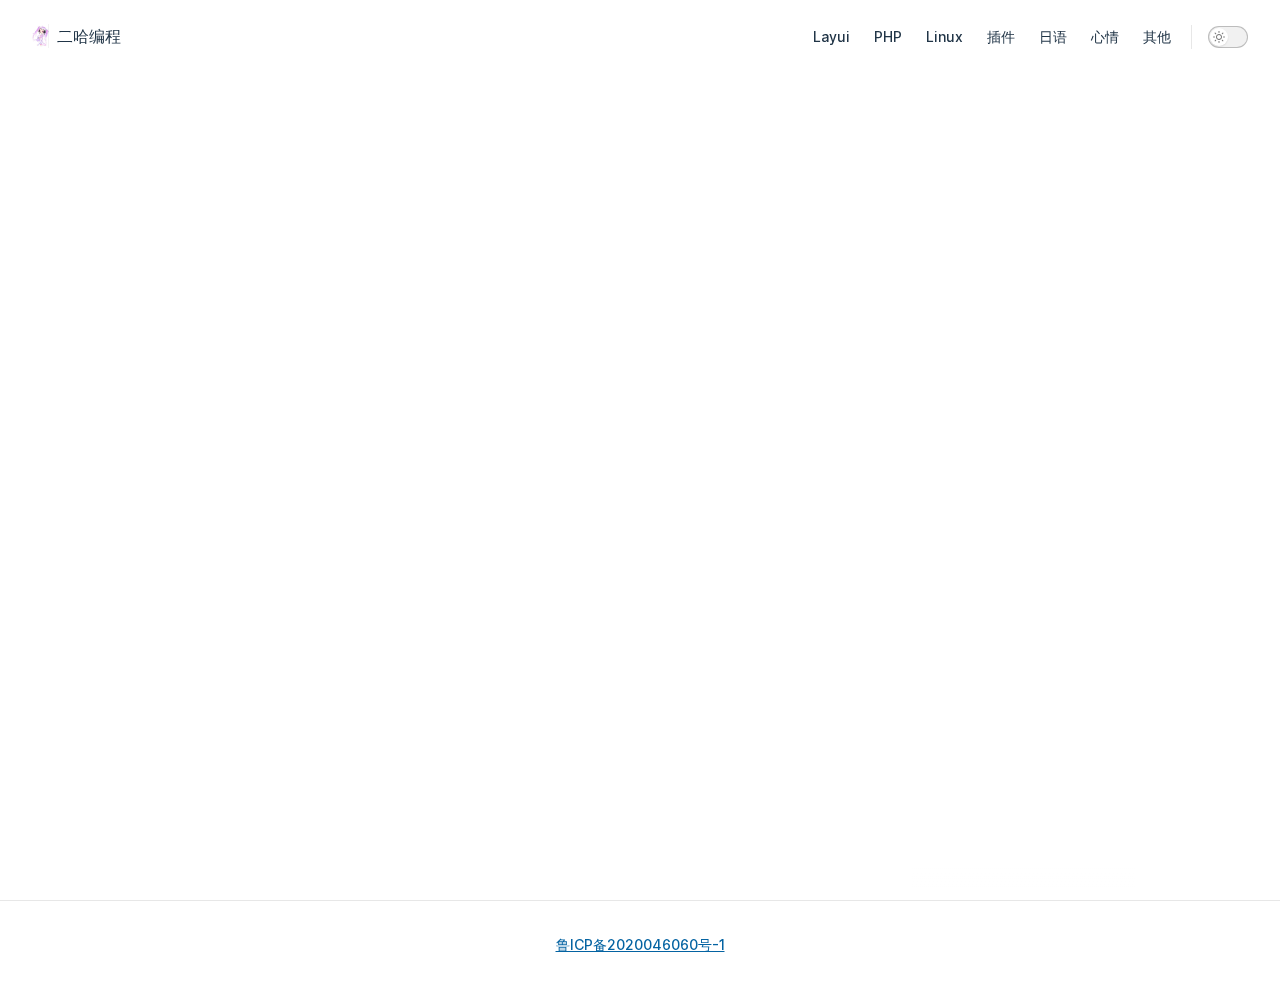
<file: getting-started.html>
<!DOCTYPE html>
<html lang="en-US">
  <head>
    <meta charset="utf-8">
    <meta name="viewport" content="width=device-width,initial-scale=1">
    <title>二哈 | 二哈</title>
    <meta name="description" content="Just playing around.">
    <link rel="stylesheet" href="/assets/style.41b51b93.css">
    <link rel="modulepreload" href="/assets/app.2c96c140.js">
    <link rel="modulepreload" href="/assets/getting-started.md.dfd898bc.lean.js">
    
    <script id="check-dark-light">(()=>{const e=localStorage.getItem("vitepress-theme-appearance")||"",a=window.matchMedia("(prefers-color-scheme: dark)").matches;(!e||e==="auto"?a:e==="dark")&&document.documentElement.classList.add("dark")})();</script>
  </head>
  <body>
    <div id="app"><div class="Layout" data-v-c6a644e1><!--[--><!--]--><!--[--><span tabindex="-1" data-v-151f2593></span><a href="#VPContent" class="VPSkipLink visually-hidden" data-v-151f2593> Skip to content </a><!--]--><!----><header class="VPNav no-sidebar" data-v-c6a644e1 data-v-a50780ff><div class="VPNavBar" data-v-a50780ff data-v-6f1d18b5><div class="container" data-v-6f1d18b5><div class="VPNavBarTitle" data-v-6f1d18b5 data-v-d5925166><a class="title" href="/" data-v-d5925166><!--[--><!--]--><!--[--><img class="VPImage logo" src="/logo.jpg" alt data-v-b7ac6bd3><!--]--><!--[-->二哈编程<!--]--><!--[--><!--]--></a></div><div class="content" data-v-6f1d18b5><!--[--><!--]--><!----><nav aria-labelledby="main-nav-aria-label" class="VPNavBarMenu menu" data-v-6f1d18b5 data-v-f83db6ba><span id="main-nav-aria-label" class="visually-hidden" data-v-f83db6ba>Main Navigation</span><!--[--><!--[--><a class="VPLink link VPNavBarMenuLink" href="/layui/" data-v-f83db6ba data-v-47a2263e data-v-3c355974><!--[-->Layui<!--]--><!----></a><!--]--><!--[--><a class="VPLink link VPNavBarMenuLink" href="/php/" data-v-f83db6ba data-v-47a2263e data-v-3c355974><!--[-->PHP<!--]--><!----></a><!--]--><!--[--><a class="VPLink link VPNavBarMenuLink" href="/linux/" data-v-f83db6ba data-v-47a2263e data-v-3c355974><!--[-->Linux<!--]--><!----></a><!--]--><!--[--><a class="VPLink link VPNavBarMenuLink" href="/charts/" data-v-f83db6ba data-v-47a2263e data-v-3c355974><!--[-->插件<!--]--><!----></a><!--]--><!--[--><a class="VPLink link VPNavBarMenuLink" href="/japanese/" data-v-f83db6ba data-v-47a2263e data-v-3c355974><!--[-->日语<!--]--><!----></a><!--]--><!--[--><a class="VPLink link VPNavBarMenuLink" href="/feelings/" data-v-f83db6ba data-v-47a2263e data-v-3c355974><!--[-->心情<!--]--><!----></a><!--]--><!--[--><a class="VPLink link VPNavBarMenuLink" href="/others/" data-v-f83db6ba data-v-47a2263e data-v-3c355974><!--[-->其他<!--]--><!----></a><!--]--><!--]--></nav><!----><div class="VPNavBarAppearance appearance" data-v-6f1d18b5 data-v-a3e7452b><button class="VPSwitch VPSwitchAppearance" type="button" role="switch" aria-label="toggle dark mode" aria-checked="false" data-v-a3e7452b data-v-31fdf26f data-v-eba7420e><span class="check" data-v-eba7420e><span class="icon" data-v-eba7420e><!--[--><svg xmlns="http://www.w3.org/2000/svg" aria-hidden="true" focusable="false" viewbox="0 0 24 24" class="sun" data-v-31fdf26f><path d="M12,18c-3.3,0-6-2.7-6-6s2.7-6,6-6s6,2.7,6,6S15.3,18,12,18zM12,8c-2.2,0-4,1.8-4,4c0,2.2,1.8,4,4,4c2.2,0,4-1.8,4-4C16,9.8,14.2,8,12,8z"></path><path d="M12,4c-0.6,0-1-0.4-1-1V1c0-0.6,0.4-1,1-1s1,0.4,1,1v2C13,3.6,12.6,4,12,4z"></path><path d="M12,24c-0.6,0-1-0.4-1-1v-2c0-0.6,0.4-1,1-1s1,0.4,1,1v2C13,23.6,12.6,24,12,24z"></path><path d="M5.6,6.6c-0.3,0-0.5-0.1-0.7-0.3L3.5,4.9c-0.4-0.4-0.4-1,0-1.4s1-0.4,1.4,0l1.4,1.4c0.4,0.4,0.4,1,0,1.4C6.2,6.5,5.9,6.6,5.6,6.6z"></path><path d="M19.8,20.8c-0.3,0-0.5-0.1-0.7-0.3l-1.4-1.4c-0.4-0.4-0.4-1,0-1.4s1-0.4,1.4,0l1.4,1.4c0.4,0.4,0.4,1,0,1.4C20.3,20.7,20,20.8,19.8,20.8z"></path><path d="M3,13H1c-0.6,0-1-0.4-1-1s0.4-1,1-1h2c0.6,0,1,0.4,1,1S3.6,13,3,13z"></path><path d="M23,13h-2c-0.6,0-1-0.4-1-1s0.4-1,1-1h2c0.6,0,1,0.4,1,1S23.6,13,23,13z"></path><path d="M4.2,20.8c-0.3,0-0.5-0.1-0.7-0.3c-0.4-0.4-0.4-1,0-1.4l1.4-1.4c0.4-0.4,1-0.4,1.4,0s0.4,1,0,1.4l-1.4,1.4C4.7,20.7,4.5,20.8,4.2,20.8z"></path><path d="M18.4,6.6c-0.3,0-0.5-0.1-0.7-0.3c-0.4-0.4-0.4-1,0-1.4l1.4-1.4c0.4-0.4,1-0.4,1.4,0s0.4,1,0,1.4l-1.4,1.4C18.9,6.5,18.6,6.6,18.4,6.6z"></path></svg><svg xmlns="http://www.w3.org/2000/svg" aria-hidden="true" focusable="false" viewbox="0 0 24 24" class="moon" data-v-31fdf26f><path d="M12.1,22c-0.3,0-0.6,0-0.9,0c-5.5-0.5-9.5-5.4-9-10.9c0.4-4.8,4.2-8.6,9-9c0.4,0,0.8,0.2,1,0.5c0.2,0.3,0.2,0.8-0.1,1.1c-2,2.7-1.4,6.4,1.3,8.4c2.1,1.6,5,1.6,7.1,0c0.3-0.2,0.7-0.3,1.1-0.1c0.3,0.2,0.5,0.6,0.5,1c-0.2,2.7-1.5,5.1-3.6,6.8C16.6,21.2,14.4,22,12.1,22zM9.3,4.4c-2.9,1-5,3.6-5.2,6.8c-0.4,4.4,2.8,8.3,7.2,8.7c2.1,0.2,4.2-0.4,5.8-1.8c1.1-0.9,1.9-2.1,2.4-3.4c-2.5,0.9-5.3,0.5-7.5-1.1C9.2,11.4,8.1,7.7,9.3,4.4z"></path></svg><!--]--></span></span></button></div><!----><div class="VPFlyout VPNavBarExtra extra" data-v-6f1d18b5 data-v-e4361c82 data-v-6ffb57d3><button type="button" class="button" aria-haspopup="true" aria-expanded="false" aria-label="extra navigation" data-v-6ffb57d3><svg xmlns="http://www.w3.org/2000/svg" aria-hidden="true" focusable="false" viewbox="0 0 24 24" class="icon" data-v-6ffb57d3><circle cx="12" cy="12" r="2"></circle><circle cx="19" cy="12" r="2"></circle><circle cx="5" cy="12" r="2"></circle></svg></button><div class="menu" data-v-6ffb57d3><div class="VPMenu" data-v-6ffb57d3 data-v-1c5d0cfc><!----><!--[--><!--[--><!----><div class="group" data-v-e4361c82><div class="item appearance" data-v-e4361c82><p class="label" data-v-e4361c82>Appearance</p><div class="appearance-action" data-v-e4361c82><button class="VPSwitch VPSwitchAppearance" type="button" role="switch" aria-label="toggle dark mode" aria-checked="false" data-v-e4361c82 data-v-31fdf26f data-v-eba7420e><span class="check" data-v-eba7420e><span class="icon" data-v-eba7420e><!--[--><svg xmlns="http://www.w3.org/2000/svg" aria-hidden="true" focusable="false" viewbox="0 0 24 24" class="sun" data-v-31fdf26f><path d="M12,18c-3.3,0-6-2.7-6-6s2.7-6,6-6s6,2.7,6,6S15.3,18,12,18zM12,8c-2.2,0-4,1.8-4,4c0,2.2,1.8,4,4,4c2.2,0,4-1.8,4-4C16,9.8,14.2,8,12,8z"></path><path d="M12,4c-0.6,0-1-0.4-1-1V1c0-0.6,0.4-1,1-1s1,0.4,1,1v2C13,3.6,12.6,4,12,4z"></path><path d="M12,24c-0.6,0-1-0.4-1-1v-2c0-0.6,0.4-1,1-1s1,0.4,1,1v2C13,23.6,12.6,24,12,24z"></path><path d="M5.6,6.6c-0.3,0-0.5-0.1-0.7-0.3L3.5,4.9c-0.4-0.4-0.4-1,0-1.4s1-0.4,1.4,0l1.4,1.4c0.4,0.4,0.4,1,0,1.4C6.2,6.5,5.9,6.6,5.6,6.6z"></path><path d="M19.8,20.8c-0.3,0-0.5-0.1-0.7-0.3l-1.4-1.4c-0.4-0.4-0.4-1,0-1.4s1-0.4,1.4,0l1.4,1.4c0.4,0.4,0.4,1,0,1.4C20.3,20.7,20,20.8,19.8,20.8z"></path><path d="M3,13H1c-0.6,0-1-0.4-1-1s0.4-1,1-1h2c0.6,0,1,0.4,1,1S3.6,13,3,13z"></path><path d="M23,13h-2c-0.6,0-1-0.4-1-1s0.4-1,1-1h2c0.6,0,1,0.4,1,1S23.6,13,23,13z"></path><path d="M4.2,20.8c-0.3,0-0.5-0.1-0.7-0.3c-0.4-0.4-0.4-1,0-1.4l1.4-1.4c0.4-0.4,1-0.4,1.4,0s0.4,1,0,1.4l-1.4,1.4C4.7,20.7,4.5,20.8,4.2,20.8z"></path><path d="M18.4,6.6c-0.3,0-0.5-0.1-0.7-0.3c-0.4-0.4-0.4-1,0-1.4l1.4-1.4c0.4-0.4,1-0.4,1.4,0s0.4,1,0,1.4l-1.4,1.4C18.9,6.5,18.6,6.6,18.4,6.6z"></path></svg><svg xmlns="http://www.w3.org/2000/svg" aria-hidden="true" focusable="false" viewbox="0 0 24 24" class="moon" data-v-31fdf26f><path d="M12.1,22c-0.3,0-0.6,0-0.9,0c-5.5-0.5-9.5-5.4-9-10.9c0.4-4.8,4.2-8.6,9-9c0.4,0,0.8,0.2,1,0.5c0.2,0.3,0.2,0.8-0.1,1.1c-2,2.7-1.4,6.4,1.3,8.4c2.1,1.6,5,1.6,7.1,0c0.3-0.2,0.7-0.3,1.1-0.1c0.3,0.2,0.5,0.6,0.5,1c-0.2,2.7-1.5,5.1-3.6,6.8C16.6,21.2,14.4,22,12.1,22zM9.3,4.4c-2.9,1-5,3.6-5.2,6.8c-0.4,4.4,2.8,8.3,7.2,8.7c2.1,0.2,4.2-0.4,5.8-1.8c1.1-0.9,1.9-2.1,2.4-3.4c-2.5,0.9-5.3,0.5-7.5-1.1C9.2,11.4,8.1,7.7,9.3,4.4z"></path></svg><!--]--></span></span></button></div></div></div><!----><!--]--><!--]--></div></div></div><!--[--><!--]--><button type="button" class="VPNavBarHamburger hamburger" aria-label="mobile navigation" aria-expanded="false" aria-controls="VPNavScreen" data-v-6f1d18b5 data-v-e5dd9c1c><span class="container" data-v-e5dd9c1c><span class="top" data-v-e5dd9c1c></span><span class="middle" data-v-e5dd9c1c></span><span class="bottom" data-v-e5dd9c1c></span></span></button></div></div></div><!----></header><!----><!----><div class="VPContent" id="VPContent" data-v-c6a644e1 data-v-d981fe29><div class="VPDoc has-aside" data-v-d981fe29 data-v-cfb513e0><div class="container" data-v-cfb513e0><div class="aside" data-v-cfb513e0><div class="aside-curtain" data-v-cfb513e0></div><div class="aside-container" data-v-cfb513e0><div class="aside-content" data-v-cfb513e0><div class="VPDocAside" data-v-cfb513e0 data-v-afc4c1a1><!--[--><!--]--><!--[--><!--]--><div class="VPDocAsideOutline" data-v-afc4c1a1 data-v-2865c0b0><div class="content" data-v-2865c0b0><div class="outline-marker" data-v-2865c0b0></div><div class="outline-title" data-v-2865c0b0>On this page</div><nav aria-labelledby="doc-outline-aria-label" data-v-2865c0b0><span class="visually-hidden" id="doc-outline-aria-label" data-v-2865c0b0> Table of Contents for current page </span><ul class="root" data-v-2865c0b0 data-v-1188541a><!--[--><!--]--></ul></nav></div></div><!--[--><!--]--><div class="spacer" data-v-afc4c1a1></div><!--[--><!--]--><!----><!--[--><!--]--><!--[--><!--]--></div></div></div></div><div class="content" data-v-cfb513e0><div class="content-container" data-v-cfb513e0><!--[--><!--]--><main class="main" data-v-cfb513e0><div style="position:relative;" class="vp-doc _getting-started" data-v-cfb513e0><div></div></div></main><!--[--><!--]--><!----><!--[--><!--]--></div></div></div></div></div><footer class="VPFooter" data-v-c6a644e1 data-v-9f24cc86><div class="container" data-v-9f24cc86><!----><p class="copyright" data-v-9f24cc86><a href="https://beian.miit.gov.cn/#/Integrated/index" target="_blank" style="color: #0463a2; text-decoration: underline;">鲁ICP备2020046060号-1</a></p></div></footer><!--[--><!--]--></div></div>
    <script>__VP_HASH_MAP__ = JSON.parse("{\"charts_index.md\":\"706b6655\",\"feelings_index.md\":\"87d55d1c\",\"getting-started.md\":\"dfd898bc\",\"index.md\":\"7eb3f938\",\"japanese_index.md\":\"ddd65195\",\"layui_index.md\":\"1ff34551\",\"linux_index.md\":\"1dddd9d9\",\"others_index.md\":\"f51a540d\",\"php_index.md\":\"f1f831eb\"}")</script>
    <script type="module" async src="/assets/app.2c96c140.js"></script>
    
  </body>
</html>
</file>
<file: assets/style.41b51b93.css>
@font-face{font-family:Inter var;font-weight:100 900;font-display:swap;font-style:normal;font-named-instance:"Regular";src:url(/assets/inter-roman-cyrillic.5f2c6c8c.woff2) format("woff2");unicode-range:U+0301,U+0400-045F,U+0490-0491,U+04B0-04B1,U+2116}@font-face{font-family:Inter var;font-weight:100 900;font-display:swap;font-style:normal;font-named-instance:"Regular";src:url(/assets/inter-roman-cyrillic-ext.e75737ce.woff2) format("woff2");unicode-range:U+0460-052F,U+1C80-1C88,U+20B4,U+2DE0-2DFF,U+A640-A69F,U+FE2E-FE2F}@font-face{font-family:Inter var;font-weight:100 900;font-display:swap;font-style:normal;font-named-instance:"Regular";src:url(/assets/inter-roman-greek.d5a6d92a.woff2) format("woff2");unicode-range:U+0370-03FF}@font-face{font-family:Inter var;font-weight:100 900;font-display:swap;font-style:normal;font-named-instance:"Regular";src:url(/assets/inter-roman-greek-ext.ab0619bc.woff2) format("woff2");unicode-range:U+1F00-1FFF}@font-face{font-family:Inter var;font-weight:100 900;font-display:swap;font-style:normal;font-named-instance:"Regular";src:url(/assets/inter-roman-latin.2ed14f66.woff2) format("woff2");unicode-range:U+0000-00FF,U+0131,U+0152-0153,U+02BB-02BC,U+02C6,U+02DA,U+02DC,U+2000-206F,U+2074,U+20AC,U+2122,U+2191,U+2193,U+2212,U+2215,U+FEFF,U+FFFD}@font-face{font-family:Inter var;font-weight:100 900;font-display:swap;font-style:normal;font-named-instance:"Regular";src:url(/assets/inter-roman-latin-ext.0030eebd.woff2) format("woff2");unicode-range:U+0100-024F,U+0259,U+1E00-1EFF,U+2020,U+20A0-20AB,U+20AD-20CF,U+2113,U+2C60-2C7F,U+A720-A7FF}@font-face{font-family:Inter var;font-weight:100 900;font-display:swap;font-style:normal;font-named-instance:"Regular";src:url(/assets/inter-roman-vietnamese.14ce25a6.woff2) format("woff2");unicode-range:U+0102-0103,U+0110-0111,U+0128-0129,U+0168-0169,U+01A0-01A1,U+01AF-01B0,U+1EA0-1EF9,U+20AB}@font-face{font-family:Inter var;font-weight:100 900;font-display:swap;font-style:italic;font-named-instance:"Italic";src:url(/assets/inter-italic-cyrillic.ea42a392.woff2) format("woff2");unicode-range:U+0301,U+0400-045F,U+0490-0491,U+04B0-04B1,U+2116}@font-face{font-family:Inter var;font-weight:100 900;font-display:swap;font-style:italic;font-named-instance:"Italic";src:url(/assets/inter-italic-cyrillic-ext.33bd5a8e.woff2) format("woff2");unicode-range:U+0460-052F,U+1C80-1C88,U+20B4,U+2DE0-2DFF,U+A640-A69F,U+FE2E-FE2F}@font-face{font-family:Inter var;font-weight:100 900;font-display:swap;font-style:italic;font-named-instance:"Italic";src:url(/assets/inter-italic-greek.8f4463c4.woff2) format("woff2");unicode-range:U+0370-03FF}@font-face{font-family:Inter var;font-weight:100 900;font-display:swap;font-style:italic;font-named-instance:"Italic";src:url(/assets/inter-italic-greek-ext.4fbe9427.woff2) format("woff2");unicode-range:U+1F00-1FFF}@font-face{font-family:Inter var;font-weight:100 900;font-display:swap;font-style:italic;font-named-instance:"Italic";src:url(/assets/inter-italic-latin.bd3b6f56.woff2) format("woff2");unicode-range:U+0000-00FF,U+0131,U+0152-0153,U+02BB-02BC,U+02C6,U+02DA,U+02DC,U+2000-206F,U+2074,U+20AC,U+2122,U+2191,U+2193,U+2212,U+2215,U+FEFF,U+FFFD}@font-face{font-family:Inter var;font-weight:100 900;font-display:swap;font-style:italic;font-named-instance:"Italic";src:url(/assets/inter-italic-latin-ext.bd8920cc.woff2) format("woff2");unicode-range:U+0100-024F,U+0259,U+1E00-1EFF,U+2020,U+20A0-20AB,U+20AD-20CF,U+2113,U+2C60-2C7F,U+A720-A7FF}@font-face{font-family:Inter var;font-weight:100 900;font-display:swap;font-style:italic;font-named-instance:"Italic";src:url(/assets/inter-italic-vietnamese.6ce511fb.woff2) format("woff2");unicode-range:U+0102-0103,U+0110-0111,U+0128-0129,U+0168-0169,U+01A0-01A1,U+01AF-01B0,U+1EA0-1EF9,U+20AB}@font-face{font-family:Inter var experimental;font-weight:100 900;font-display:swap;font-style:oblique 0deg 10deg;src:url(/assets/inter-cyrillic.f8750142.woff2) format("woff2");unicode-range:U+0301,U+0400-045F,U+0490-0491,U+04B0-04B1,U+2116}@font-face{font-family:Inter var experimental;font-weight:100 900;font-display:swap;font-style:oblique 0deg 10deg;src:url(/assets/inter-cyrillic-ext.0877b0d9.woff2) format("woff2");unicode-range:U+0460-052F,U+1C80-1C88,U+20B4,U+2DE0-2DFF,U+A640-A69F,U+FE2E-FE2F}@font-face{font-family:Inter var experimental;font-weight:100 900;font-display:swap;font-style:oblique 0deg 10deg;src:url(/assets/inter-greek.117e1956.woff2) format("woff2");unicode-range:U+0370-03FF}@font-face{font-family:Inter var experimental;font-weight:100 900;font-display:swap;font-style:oblique 0deg 10deg;src:url(/assets/inter-greek-ext.3e6f6728.woff2) format("woff2");unicode-range:U+1F00-1FFF}@font-face{font-family:Inter var experimental;font-weight:100 900;font-display:swap;font-style:oblique 0deg 10deg;src:url(/assets/inter-latin.4fe6132f.woff2) format("woff2");unicode-range:U+0000-00FF,U+0131,U+0152-0153,U+02BB-02BC,U+02C6,U+02DA,U+02DC,U+2000-206F,U+2074,U+20AC,U+2122,U+2191,U+2193,U+2212,U+2215,U+FEFF,U+FFFD}@font-face{font-family:Inter var experimental;font-weight:100 900;font-display:swap;font-style:oblique 0deg 10deg;src:url(/assets/inter-latin-ext.7cc429bc.woff2) format("woff2");unicode-range:U+0100-024F,U+0259,U+1E00-1EFF,U+2020,U+20A0-20AB,U+20AD-20CF,U+2113,U+2C60-2C7F,U+A720-A7FF}@font-face{font-family:Inter var experimental;font-weight:100 900;font-display:swap;font-style:oblique 0deg 10deg;src:url(/assets/inter-vietnamese.2c644a25.woff2) format("woff2");unicode-range:U+0102-0103,U+0110-0111,U+0128-0129,U+0168-0169,U+01A0-01A1,U+01AF-01B0,U+1EA0-1EF9,U+20AB}:root{--vp-c-white: #ffffff;--vp-c-white-soft: #f9f9f9;--vp-c-white-mute: #f1f1f1;--vp-c-black: #1a1a1a;--vp-c-black-pure: #000000;--vp-c-black-soft: #242424;--vp-c-black-mute: #2f2f2f;--vp-c-gray: #8e8e8e;--vp-c-gray-light-1: #aeaeae;--vp-c-gray-light-2: #c7c7c7;--vp-c-gray-light-3: #d1d1d1;--vp-c-gray-light-4: #e5e5e5;--vp-c-gray-light-5: #f2f2f2;--vp-c-gray-dark-1: #636363;--vp-c-gray-dark-2: #484848;--vp-c-gray-dark-3: #3a3a3a;--vp-c-gray-dark-4: #282828;--vp-c-gray-dark-5: #202020;--vp-c-divider-light-1: rgba(60, 60, 60, .29);--vp-c-divider-light-2: rgba(60, 60, 60, .12);--vp-c-divider-dark-1: rgba(84, 84, 84, .65);--vp-c-divider-dark-2: rgba(84, 84, 84, .48);--vp-c-text-light-1: var(--vp-c-indigo);--vp-c-text-light-2: rgba(60, 60, 60, .7);--vp-c-text-light-3: rgba(60, 60, 60, .33);--vp-c-text-light-4: rgba(60, 60, 60, .18);--vp-c-text-dark-1: rgba(255, 255, 255, .87);--vp-c-text-dark-2: rgba(235, 235, 235, .6);--vp-c-text-dark-3: rgba(235, 235, 235, .38);--vp-c-text-dark-4: rgba(235, 235, 235, .18);--vp-c-indigo: #213547;--vp-c-indigo-soft: #476582;--vp-c-indigo-light: #aac8e4;--vp-c-indigo-lighter: #c9def1;--vp-c-indigo-dark: #1d2f3f;--vp-c-indigo-darker: #14212e;--vp-c-green: #42b883;--vp-c-green-light: #42d392;--vp-c-green-lighter: #35eb9a;--vp-c-green-dark: #33a06f;--vp-c-green-darker: #155f3e;--vp-c-green-dimm-1: rgba(66, 184, 131, .5);--vp-c-green-dimm-2: rgba(66, 184, 131, .25);--vp-c-green-dimm-3: rgba(66, 184, 131, .05);--vp-c-yellow: #ffc517;--vp-c-yellow-light: #fcd253;--vp-c-yellow-lighter: #fcfc7c;--vp-c-yellow-dark: #e0ad15;--vp-c-yellow-darker: #ad850e;--vp-c-yellow-dimm-1: rgba(255, 197, 23, .5);--vp-c-yellow-dimm-2: rgba(255, 197, 23, .25);--vp-c-yellow-dimm-3: rgba(255, 197, 23, .05);--vp-c-red: #ed3c50;--vp-c-red-light: #f54e82;--vp-c-red-lighter: #fd1d7c;--vp-c-red-dark: #cd2d3f;--vp-c-red-darker: #ab2131;--vp-c-red-dimm-1: rgba(237, 60, 80, .5);--vp-c-red-dimm-2: rgba(237, 60, 80, .25);--vp-c-red-dimm-3: rgba(237, 60, 80, .05)}:root{--vp-c-bg: var(--vp-c-white);--vp-c-bg-soft: var(--vp-c-white-soft);--vp-c-bg-mute: var(--vp-c-white-mute);--vp-c-bg-alt: var(--vp-c-white-soft);--vp-c-divider: var(--vp-c-divider-light-1);--vp-c-divider-light: var(--vp-c-divider-light-2);--vp-c-divider-inverse: var(--vp-c-divider-dark-1);--vp-c-divider-inverse-light: var(--vp-c-divider-dark-2);--vp-c-text-1: var(--vp-c-text-light-1);--vp-c-text-2: var(--vp-c-text-light-2);--vp-c-text-3: var(--vp-c-text-light-3);--vp-c-text-4: var(--vp-c-text-light-4);--vp-c-text-inverse-1: var(--vp-c-text-dark-1);--vp-c-text-inverse-2: var(--vp-c-text-dark-2);--vp-c-text-inverse-3: var(--vp-c-text-dark-3);--vp-c-text-inverse-4: var(--vp-c-text-dark-4);--vp-c-text-code: var(--vp-c-indigo-soft);--vp-c-brand: var(--vp-c-green);--vp-c-brand-light: var(--vp-c-green-light);--vp-c-brand-lighter: var(--vp-c-green-lighter);--vp-c-brand-dark: var(--vp-c-green-dark);--vp-c-brand-darker: var(--vp-c-green-darker);--vp-c-sponsor: #fd1d7c}.dark{--vp-c-bg: var(--vp-c-black-soft);--vp-c-bg-soft: var(--vp-c-black-mute);--vp-c-bg-mute: var(--vp-c-gray-dark-3);--vp-c-bg-alt: var(--vp-c-black);--vp-c-divider: var(--vp-c-divider-dark-1);--vp-c-divider-light: var(--vp-c-divider-dark-2);--vp-c-divider-inverse: var(--vp-c-divider-light-1);--vp-c-divider-inverse-light: var(--vp-c-divider-light-2);--vp-c-text-1: var(--vp-c-text-dark-1);--vp-c-text-2: var(--vp-c-text-dark-2);--vp-c-text-3: var(--vp-c-text-dark-3);--vp-c-text-4: var(--vp-c-text-dark-4);--vp-c-text-inverse-1: var(--vp-c-text-light-1);--vp-c-text-inverse-2: var(--vp-c-text-light-2);--vp-c-text-inverse-3: var(--vp-c-text-light-3);--vp-c-text-inverse-4: var(--vp-c-text-light-4);--vp-c-text-code: var(--vp-c-indigo-lighter)}:root{--vp-font-family-base: "Inter var experimental", "Inter var", "Inter", ui-sans-serif, system-ui, -apple-system, BlinkMacSystemFont, "Segoe UI", Roboto, "Helvetica Neue", Helvetica, Arial, "Noto Sans", sans-serif, "Apple Color Emoji", "Segoe UI Emoji", "Segoe UI Symbol", "Noto Color Emoji";--vp-font-family-mono: ui-monospace, SFMono-Regular, "SF Mono", Menlo, Monaco, Consolas, "Liberation Mono", "Courier New", monospace}:root{--vp-shadow-1: 0 1px 2px rgba(0, 0, 0, .04), 0 1px 2px rgba(0, 0, 0, .06);--vp-shadow-2: 0 3px 12px rgba(0, 0, 0, .07), 0 1px 4px rgba(0, 0, 0, .07);--vp-shadow-3: 0 12px 32px rgba(0, 0, 0, .1), 0 2px 6px rgba(0, 0, 0, .08);--vp-shadow-4: 0 14px 44px rgba(0, 0, 0, .12), 0 3px 9px rgba(0, 0, 0, .12);--vp-shadow-5: 0 18px 56px rgba(0, 0, 0, .16), 0 4px 12px rgba(0, 0, 0, .16)}:root{--vp-z-index-local-nav: 10;--vp-z-index-nav: 20;--vp-z-index-layout-top: 30;--vp-z-index-backdrop: 40;--vp-z-index-sidebar: 50;--vp-z-index-footer: 60}:root{--vp-icon-copy: url("data:image/svg+xml,%3Csvg xmlns='http://www.w3.org/2000/svg' fill='none' height='20' width='20' stroke='rgba(128,128,128,1)' stroke-width='2' viewBox='0 0 24 24'%3E%3Cpath stroke-linecap='round' stroke-linejoin='round' d='M9 5H7a2 2 0 0 0-2 2v12a2 2 0 0 0 2 2h10a2 2 0 0 0 2-2V7a2 2 0 0 0-2-2h-2M9 5a2 2 0 0 0 2 2h2a2 2 0 0 0 2-2M9 5a2 2 0 0 1 2-2h2a2 2 0 0 1 2 2'/%3E%3C/svg%3E");--vp-icon-copied: url("data:image/svg+xml,%3Csvg xmlns='http://www.w3.org/2000/svg' fill='none' height='20' width='20' stroke='rgba(128,128,128,1)' stroke-width='2' viewBox='0 0 24 24'%3E%3Cpath stroke-linecap='round' stroke-linejoin='round' d='M9 5H7a2 2 0 0 0-2 2v12a2 2 0 0 0 2 2h10a2 2 0 0 0 2-2V7a2 2 0 0 0-2-2h-2M9 5a2 2 0 0 0 2 2h2a2 2 0 0 0 2-2M9 5a2 2 0 0 1 2-2h2a2 2 0 0 1 2 2m-6 9 2 2 4-4'/%3E%3C/svg%3E")}:root{--vp-layout-max-width: 1440px}:root{--vp-code-line-height: 1.7;--vp-code-font-size: .875em;--vp-code-block-color: var(--vp-c-text-dark-1);--vp-code-block-bg: #292d3e;--vp-code-line-highlight-color: rgba(0, 0, 0, .5);--vp-code-line-number-color: var(--vp-c-text-dark-3);--vp-code-line-diff-add-color: rgba(125, 191, 123, .1);--vp-code-line-diff-add-symbol-color: rgba(125, 191, 123, .5);--vp-code-line-diff-remove-color: rgba(255, 128, 128, .05);--vp-code-line-diff-remove-symbol-color: rgba(255, 128, 128, .5);--vp-code-line-error-color: var(--vp-c-red-dimm-2);--vp-code-line-warning-color: var(--vp-c-yellow-dimm-2);--vp-code-copy-code-hover-bg: rgba(255, 255, 255, .05);--vp-code-copy-code-active-text: var(--vp-c-text-dark-2)}.dark{--vp-code-block-bg: var(--vp-c-bg-alt)}:root{--vp-button-brand-border: var(--vp-c-brand-light);--vp-button-brand-text: var(--vp-c-text-dark-1);--vp-button-brand-bg: var(--vp-c-brand);--vp-button-brand-hover-border: var(--vp-c-brand-light);--vp-button-brand-hover-text: var(--vp-c-text-dark-1);--vp-button-brand-hover-bg: var(--vp-c-brand-light);--vp-button-brand-active-border: var(--vp-c-brand-light);--vp-button-brand-active-text: var(--vp-c-text-dark-1);--vp-button-brand-active-bg: var(--vp-button-brand-bg);--vp-button-alt-border: var(--vp-c-gray-light-3);--vp-button-alt-text: var(--vp-c-text-light-1);--vp-button-alt-bg: var(--vp-c-gray-light-5);--vp-button-alt-hover-border: var(--vp-c-gray-light-3);--vp-button-alt-hover-text: var(--vp-c-text-light-1);--vp-button-alt-hover-bg: var(--vp-c-gray-light-4);--vp-button-alt-active-border: var(--vp-c-gray-light-3);--vp-button-alt-active-text: var(--vp-c-text-light-1);--vp-button-alt-active-bg: var(--vp-c-gray-light-3);--vp-button-sponsor-border: var(--vp-c-gray-light-3);--vp-button-sponsor-text: var(--vp-c-text-light-2);--vp-button-sponsor-bg: transparent;--vp-button-sponsor-hover-border: var(--vp-c-sponsor);--vp-button-sponsor-hover-text: var(--vp-c-sponsor);--vp-button-sponsor-hover-bg: transparent;--vp-button-sponsor-active-border: var(--vp-c-sponsor);--vp-button-sponsor-active-text: var(--vp-c-sponsor);--vp-button-sponsor-active-bg: transparent}.dark{--vp-button-brand-border: var(--vp-c-brand-light);--vp-button-brand-text: var(--vp-c-text-dark-1);--vp-button-brand-bg: var(--vp-c-brand-dark);--vp-button-brand-hover-border: var(--vp-c-brand-lighter);--vp-button-brand-hover-text: var(--vp-c-text-dark-1);--vp-button-brand-hover-bg: var(--vp-c-brand);--vp-button-brand-active-border: var(--vp-c-brand-lighter);--vp-button-brand-active-text: var(--vp-c-text-dark-1);--vp-button-brand-active-bg: var(--vp-button-brand-bg);--vp-button-alt-border: var(--vp-c-gray-dark-2);--vp-button-alt-text: var(--vp-c-text-dark-1);--vp-button-alt-bg: var(--vp-c-bg-mute);--vp-button-alt-hover-border: var(--vp-c-gray-dark-2);--vp-button-alt-hover-text: var(--vp-c-text-dark-1);--vp-button-alt-hover-bg: var(--vp-c-gray-dark-2);--vp-button-alt-active-border: var(--vp-c-gray-dark-2);--vp-button-alt-active-text: var(--vp-c-text-dark-1);--vp-button-alt-active-bg: var(--vp-button-alt-bg);--vp-button-sponsor-border: var(--vp-c-gray-dark-1);--vp-button-sponsor-text: var(--vp-c-text-dark-2)}:root{--vp-custom-block-code-font-size: 13px;--vp-custom-block-info-border: var(--vp-c-divider-light);--vp-custom-block-info-text: var(--vp-c-text-2);--vp-custom-block-info-bg: var(--vp-c-white-soft);--vp-custom-block-info-code-bg: var(--vp-c-gray-light-4);--vp-custom-block-tip-border: var(--vp-c-green-dimm-1);--vp-custom-block-tip-text: var(--vp-c-green-darker);--vp-custom-block-tip-bg: var(--vp-c-green-dimm-3);--vp-custom-block-tip-code-bg: var(--vp-custom-block-tip-bg);--vp-custom-block-warning-border: var(--vp-c-yellow-dimm-1);--vp-custom-block-warning-text: var(--vp-c-yellow-darker);--vp-custom-block-warning-bg: var(--vp-c-yellow-dimm-3);--vp-custom-block-warning-code-bg: var(--vp-custom-block-warning-bg);--vp-custom-block-danger-border: var(--vp-c-red-dimm-1);--vp-custom-block-danger-text: var(--vp-c-red-darker);--vp-custom-block-danger-bg: var(--vp-c-red-dimm-3);--vp-custom-block-danger-code-bg: var(--vp-custom-block-danger-bg);--vp-custom-block-details-border: var(--vp-custom-block-info-border);--vp-custom-block-details-text: var(--vp-custom-block-info-text);--vp-custom-block-details-bg: var(--vp-custom-block-info-bg);--vp-custom-block-details-code-bg: var(--vp-custom-block-details-bg)}.dark{--vp-custom-block-info-border: var(--vp-c-divider-light);--vp-custom-block-info-bg: var(--vp-c-black-mute);--vp-custom-block-info-code-bg: var(--vp-c-gray-dark-4);--vp-custom-block-tip-border: var(--vp-c-green-dimm-2);--vp-custom-block-tip-text: var(--vp-c-green-light);--vp-custom-block-warning-border: var(--vp-c-yellow-dimm-2);--vp-custom-block-warning-text: var(--vp-c-yellow-light);--vp-custom-block-danger-border: var(--vp-c-red-dimm-2);--vp-custom-block-danger-text: var(--vp-c-red-light)}:root{--vp-nav-height: var(--vp-nav-height-mobile);--vp-nav-height-mobile: 56px;--vp-nav-height-desktop: 72px}@media (min-width: 960px){:root{--vp-nav-height: var(--vp-nav-height-desktop)}}:root{--vp-sidebar-width: 272px}:root{--vp-home-hero-name-color: var(--vp-c-brand);--vp-home-hero-name-background: transparent;--vp-home-hero-image-background-image: none;--vp-home-hero-image-filter: none}*,:before,:after{box-sizing:border-box}html{line-height:1.4;font-size:16px;-webkit-text-size-adjust:100%}html.dark{color-scheme:dark}body{margin:0;width:100%;min-width:320px;min-height:100vh;line-height:24px;font-family:var(--vp-font-family-base);font-size:16px;font-weight:400;color:var(--vp-c-text-1);background-color:var(--vp-c-bg);direction:ltr;font-synthesis:style;text-rendering:optimizeLegibility;-webkit-font-smoothing:antialiased;-moz-osx-font-smoothing:grayscale}main{display:block}h1,h2,h3,h4,h5,h6{margin:0;line-height:24px;font-size:16px;font-weight:400}p{margin:0}strong,b{font-weight:600}a,area,button,[role=button],input,label,select,summary,textarea{touch-action:manipulation}a{color:inherit;text-decoration:inherit}ol,ul{list-style:none;margin:0;padding:0}blockquote{margin:0}pre,code,kbd,samp{font-family:var(--vp-font-family-mono)}img,svg,video,canvas,audio,iframe,embed,object{display:block}figure{margin:0}img,video{max-width:100%;height:auto}button,input,optgroup,select,textarea{border:0;padding:0;line-height:inherit;color:inherit}button{padding:0;font-family:inherit;background-color:transparent;background-image:none}button:enabled,[role=button]:enabled{cursor:pointer}button:focus,button:focus-visible{outline:1px dotted;outline:4px auto -webkit-focus-ring-color}button:focus:not(:focus-visible){outline:none!important}input:focus,textarea:focus,select:focus{outline:none}table{border-collapse:collapse}input{background-color:transparent}input:-ms-input-placeholder,textarea:-ms-input-placeholder{color:var(--vp-c-text-3)}input::-ms-input-placeholder,textarea::-ms-input-placeholder{color:var(--vp-c-text-3)}input::placeholder,textarea::placeholder{color:var(--vp-c-text-3)}input::-webkit-outer-spin-button,input::-webkit-inner-spin-button{-webkit-appearance:none;margin:0}input[type=number]{-moz-appearance:textfield}textarea{resize:vertical}select{-webkit-appearance:none}fieldset{margin:0;padding:0}h1,h2,h3,h4,h5,h6,p{overflow-wrap:break-word}.visually-hidden{position:absolute;width:1px;height:1px;white-space:nowrap;clip:rect(0 0 0 0);clip-path:inset(50%);overflow:hidden}.custom-block{border:1px solid transparent;border-radius:8px;padding:16px 16px 8px;line-height:24px;font-size:14px;color:var(--vp-c-text-2)}.custom-block.info{border-color:var(--vp-custom-block-info-border);color:var(--vp-custom-block-info-text);background-color:var(--vp-custom-block-info-bg)}.custom-block.info code{background-color:var(--vp-custom-block-info-code-bg)}.custom-block.tip{border-color:var(--vp-custom-block-tip-border);color:var(--vp-custom-block-tip-text);background-color:var(--vp-custom-block-tip-bg)}.custom-block.tip code{background-color:var(--vp-custom-block-tip-code-bg)}.custom-block.warning{border-color:var(--vp-custom-block-warning-border);color:var(--vp-custom-block-warning-text);background-color:var(--vp-custom-block-warning-bg)}.custom-block.warning code{background-color:var(--vp-custom-block-warning-code-bg)}.custom-block.danger{border-color:var(--vp-custom-block-danger-border);color:var(--vp-custom-block-danger-text);background-color:var(--vp-custom-block-danger-bg)}.custom-block.danger code{background-color:var(--vp-custom-block-danger-code-bg)}.custom-block.details{border-color:var(--vp-custom-block-details-border);color:var(--vp-custom-block-details-text);background-color:var(--vp-custom-block-details-bg)}.custom-block.details code{background-color:var(--vp-custom-block-details-code-bg)}.custom-block-title{font-weight:700}.custom-block p+p{margin:8px 0}.custom-block.details summary{margin:0 0 8px;font-weight:700}.custom-block.details summary+p{margin:8px 0}.custom-block a{color:inherit;font-weight:600;text-decoration:underline;transition:opacity .25s}.custom-block a:hover{opacity:.6}.custom-block code{font-size:var(--vp-custom-block-code-font-size)}.dark .vp-code-light{display:none}html:not(.dark) .vp-code-dark{display:none}.vp-doc h1,.vp-doc h2,.vp-doc h3,.vp-doc h4,.vp-doc h5,.vp-doc h6{position:relative;font-weight:600;outline:none}.vp-doc h1{letter-spacing:-.02em;line-height:40px;font-size:28px}.vp-doc h2{margin:48px 0 16px;border-top:1px solid var(--vp-c-divider-light);padding-top:24px;letter-spacing:-.02em;line-height:32px;font-size:24px}.vp-doc h3{margin:32px 0 0;letter-spacing:-.01em;line-height:28px;font-size:20px}.vp-doc .header-anchor{float:left;margin-left:-.87em;padding-right:.23em;font-weight:500;opacity:0;transition:color .25s,opacity .25s}.vp-doc h1:hover .header-anchor,.vp-doc h1 .header-anchor:focus,.vp-doc h2:hover .header-anchor,.vp-doc h2 .header-anchor:focus,.vp-doc h3:hover .header-anchor,.vp-doc h3 .header-anchor:focus,.vp-doc h4:hover .header-anchor,.vp-doc h4 .header-anchor:focus,.vp-doc h5:hover .header-anchor,.vp-doc h5 .header-anchor:focus,.vp-doc h6:hover .header-anchor,.vp-doc h6 .header-anchor:focus{opacity:1}@media (min-width: 768px){.vp-doc h1{letter-spacing:-.02em;line-height:40px;font-size:32px}}.vp-doc p,.vp-doc summary{margin:16px 0}.vp-doc p{line-height:28px}.vp-doc blockquote{margin:16px 0;border-left:2px solid var(--vp-c-divider);padding-left:16px;transition:border-color .5s}.vp-doc blockquote>p{margin:0;font-size:16px;color:var(--vp-c-text-2);transition:color .5s}.vp-doc a{font-weight:500;color:var(--vp-c-brand);text-decoration-style:dotted;transition:color .25s}.vp-doc a:hover{color:var(--vp-c-brand-dark)}.vp-doc strong{font-weight:600}.vp-doc ul,.vp-doc ol{padding-left:1.25rem;margin:16px 0}.vp-doc ul{list-style:disc}.vp-doc ol{list-style:decimal}.vp-doc li+li{margin-top:8px}.vp-doc li>ol,.vp-doc li>ul{margin:8px 0 0}.vp-doc table{display:block;border-collapse:collapse;margin:20px 0;overflow-x:auto}.vp-doc tr{border-top:1px solid var(--vp-c-divider);transition:background-color .5s}.vp-doc tr:nth-child(2n){background-color:var(--vp-c-bg-soft)}.vp-doc th,.vp-doc td{border:1px solid var(--vp-c-divider);padding:12px 16px}.vp-doc th{font-size:16px;font-weight:600;background-color:var(--vp-c-white-soft)}.dark .vp-doc th{background-color:var(--vp-c-black)}.vp-doc hr{margin:16px 0;border:none;border-top:1px solid var(--vp-c-divider-light)}.vp-doc .custom-block{margin:16px 0}.vp-doc .custom-block p{margin:8px 0;line-height:24px}.vp-doc .custom-block p:first-child{margin:0}.vp-doc .custom-block a{color:inherit;font-weight:600;text-decoration:underline;transition:opacity .25s}.vp-doc .custom-block a:hover{opacity:.6}.vp-doc .custom-block code{font-size:var(--vp-custom-block-code-font-size);font-weight:700;color:inherit}.vp-doc .custom-block div[class*=language-]{margin:8px 0}.vp-doc .custom-block div[class*=language-] code{font-weight:400;background-color:transparent}.vp-doc :not(pre,h1,h2,h3,h4,h5,h6)>code{font-size:var(--vp-code-font-size)}.vp-doc :not(pre)>code{border-radius:4px;padding:3px 6px;color:var(--vp-c-text-code);background-color:var(--vp-c-bg-mute);transition:color .5s,background-color .5s}.vp-doc h1>code,.vp-doc h2>code,.vp-doc h3>code{font-size:.9em}.vp-doc a>code{color:var(--vp-c-brand);transition:color .25s}.vp-doc a:hover>code{color:var(--vp-c-brand-dark)}.vp-doc div[class*=language-]{position:relative;margin:16px -24px;background-color:var(--vp-code-block-bg);overflow-x:auto;transition:background-color .5s}@media (min-width: 640px){.vp-doc div[class*=language-]{border-radius:8px;margin:16px 0}}@media (max-width: 639px){.vp-doc li div[class*=language-]{border-radius:8px 0 0 8px}}.vp-doc div[class*=language-]+div[class*=language-],.vp-doc div[class$=-api]+div[class*=language-],.vp-doc div[class*=language-]+div[class$=-api]>div[class*=language-]{margin-top:-8px}.vp-doc [class*=language-] pre,.vp-doc [class*=language-] code{text-align:left;white-space:pre;word-spacing:normal;word-break:normal;word-wrap:normal;-moz-tab-size:4;-o-tab-size:4;tab-size:4;-webkit-hyphens:none;-moz-hyphens:none;-ms-hyphens:none;hyphens:none}.vp-doc [class*=language-] pre{position:relative;z-index:1;margin:0;padding:16px 0;background:transparent;overflow-x:auto}.vp-doc [class*=language-] code{display:block;padding:0 24px;width:fit-content;min-width:100%;line-height:var(--vp-code-line-height);font-size:var(--vp-code-font-size);color:var(--vp-code-block-color);transition:color .5s}.vp-doc [class*=language-] code .highlighted{background-color:var(--vp-code-line-highlight-color);transition:background-color .5s;margin:0 -24px;padding:0 24px;width:calc(100% + 48px);display:inline-block}.vp-doc [class*=language-] code .highlighted.error{background-color:var(--vp-code-line-error-color)}.vp-doc [class*=language-] code .highlighted.warning{background-color:var(--vp-code-line-warning-color)}.vp-doc [class*=language-] code .diff{transition:background-color .5s;margin:0 -24px;padding:0 24px;width:calc(100% + 48px);display:inline-block}.vp-doc [class*=language-] code .diff:before{position:absolute;left:1rem}.vp-doc [class*=language-] .has-focused-lines .line:not(.has-focus){filter:blur(.095rem);opacity:.4;transition:filter .35s,opacity .35s}.vp-doc [class*=language-] .has-focused-lines .line:not(.has-focus){opacity:.7;transition:filter .35s,opacity .35s}.vp-doc [class*=language-]:hover .has-focused-lines .line:not(.has-focus){filter:blur(0);opacity:1}.vp-doc [class*=language-] code .diff.remove{background-color:var(--vp-code-line-diff-remove-color);opacity:.7}.vp-doc [class*=language-] code .diff.remove:before{content:"-";color:var(--vp-code-line-diff-remove-symbol-color)}.vp-doc [class*=language-] code .diff.add{background-color:var(--vp-code-line-diff-add-color)}.vp-doc [class*=language-] code .diff.add:before{content:"+";color:var(--vp-code-line-diff-add-symbol-color)}.vp-doc div[class*=language-].line-numbers-mode{padding-left:32px}.vp-doc .line-numbers-wrapper{position:absolute;top:0;bottom:0;left:0;z-index:3;border-right:1px solid var(--vp-c-divider-dark-2);padding-top:16px;width:32px;text-align:center;font-family:var(--vp-font-family-mono);line-height:var(--vp-code-line-height);font-size:var(--vp-code-font-size);color:var(--vp-code-line-number-color);transition:border-color .5s,color .5s}.vp-doc [class*=language-]>button.copy{position:absolute;top:8px;right:8px;z-index:3;display:block;justify-content:center;align-items:center;border-radius:4px;width:40px;height:40px;background-color:var(--vp-code-block-bg);opacity:0;cursor:pointer;background-image:var(--vp-icon-copy);background-position:50%;background-size:20px;background-repeat:no-repeat;transition:opacity .4s}.vp-doc [class*=language-]:hover>button.copy,.vp-doc [class*=language-]>button.copy:focus{opacity:1}.vp-doc [class*=language-]>button.copy:hover{background-color:var(--vp-code-copy-code-hover-bg)}.vp-doc [class*=language-]>button.copy.copied,.vp-doc [class*=language-]>button.copy:hover.copied{border-radius:0 4px 4px 0;background-color:var(--vp-code-copy-code-hover-bg);background-image:var(--vp-icon-copied)}.vp-doc [class*=language-]>button.copy.copied:before,.vp-doc [class*=language-]>button.copy:hover.copied:before{position:relative;left:-65px;display:block;border-radius:4px 0 0 4px;padding-top:8px;width:64px;height:40px;text-align:center;font-size:12px;font-weight:500;color:var(--vp-code-copy-code-active-text);background-color:var(--vp-code-copy-code-hover-bg);white-space:nowrap;content:"Copied"}.vp-doc [class*=language-]>span.lang{position:absolute;top:6px;right:12px;z-index:2;font-size:12px;font-weight:500;color:var(--vp-c-text-dark-3);transition:color .4s,opacity .4s}.vp-doc [class*=language-]:hover>button.copy+span.lang,.vp-doc [class*=language-]>button.copy:focus+span.lang{opacity:0}.vp-doc .VPTeamMembers{margin-top:24px}.vp-doc .VPTeamMembers.small.count-1 .container{margin:0!important;max-width:calc((100% - 24px)/2)!important}.vp-doc .VPTeamMembers.small.count-2 .container,.vp-doc .VPTeamMembers.small.count-3 .container{max-width:100%!important}.vp-doc .VPTeamMembers.medium.count-1 .container{margin:0!important;max-width:calc((100% - 24px)/2)!important}.vp-sponsor{border-radius:16px;overflow:hidden}.vp-sponsor.aside{border-radius:12px}.vp-sponsor-section+.vp-sponsor-section{margin-top:4px}.vp-sponsor-tier{margin-bottom:4px;text-align:center;letter-spacing:1px;line-height:24px;width:100%;font-weight:600;color:var(--vp-c-text-2);background-color:var(--vp-c-bg-soft)}.vp-sponsor.normal .vp-sponsor-tier{padding:13px 0 11px;font-size:14px}.vp-sponsor.aside .vp-sponsor-tier{padding:9px 0 7px;font-size:12px}.vp-sponsor-grid+.vp-sponsor-tier{margin-top:4px}.vp-sponsor-grid{display:flex;flex-wrap:wrap;gap:4px}.vp-sponsor-grid.xmini .vp-sponsor-grid-link{height:64px}.vp-sponsor-grid.xmini .vp-sponsor-grid-image{max-width:64px;max-height:22px}.vp-sponsor-grid.mini .vp-sponsor-grid-link{height:72px}.vp-sponsor-grid.mini .vp-sponsor-grid-image{max-width:96px;max-height:24px}.vp-sponsor-grid.small .vp-sponsor-grid-link{height:96px}.vp-sponsor-grid.small .vp-sponsor-grid-image{max-width:96px;max-height:24px}.vp-sponsor-grid.medium .vp-sponsor-grid-link{height:112px}.vp-sponsor-grid.medium .vp-sponsor-grid-image{max-width:120px;max-height:36px}.vp-sponsor-grid.big .vp-sponsor-grid-link{height:184px}.vp-sponsor-grid.big .vp-sponsor-grid-image{max-width:192px;max-height:56px}.vp-sponsor-grid[data-vp-grid="2"] .vp-sponsor-grid-item{width:calc((100% - 4px)/2)}.vp-sponsor-grid[data-vp-grid="3"] .vp-sponsor-grid-item{width:calc((100% - 4px * 2) / 3)}.vp-sponsor-grid[data-vp-grid="4"] .vp-sponsor-grid-item{width:calc((100% - 12px)/4)}.vp-sponsor-grid[data-vp-grid="5"] .vp-sponsor-grid-item{width:calc((100% - 16px)/5)}.vp-sponsor-grid[data-vp-grid="6"] .vp-sponsor-grid-item{width:calc((100% - 4px * 5) / 6)}.vp-sponsor-grid-item{flex-shrink:0;width:100%;background-color:var(--vp-c-bg-soft);transition:background-color .25s}.vp-sponsor-grid-item:hover{background-color:var(--vp-c-bg-mute)}.vp-sponsor-grid-item:hover .vp-sponsor-grid-image{filter:grayscale(0) invert(0)}.vp-sponsor-grid-item.empty:hover{background-color:var(--vp-c-bg-soft)}.dark .vp-sponsor-grid-item:hover{background-color:var(--vp-c-white-soft)}.dark .vp-sponsor-grid-item.empty:hover{background-color:var(--vp-c-black-mute)}.vp-sponsor-grid-link{display:flex}.vp-sponsor-grid-box{display:flex;justify-content:center;align-items:center;width:100%}.vp-sponsor-grid-image{max-width:100%;filter:grayscale(1);transition:filter .25s}.dark .vp-sponsor-grid-image{filter:grayscale(1) invert(1)}.VPSkipLink[data-v-151f2593]{top:8px;left:8px;padding:8px 16px;z-index:999;border-radius:8px;font-size:12px;font-weight:700;text-decoration:none;color:var(--vp-c-brand);box-shadow:var(--vp-shadow-3);background-color:var(--vp-c-bg)}.VPSkipLink[data-v-151f2593]:focus{height:auto;width:auto;clip:auto;clip-path:none}.dark .VPSkipLink[data-v-151f2593]{color:var(--vp-c-green)}@media (min-width: 1280px){.VPSkipLink[data-v-151f2593]{top:14px;left:16px}}.VPBackdrop[data-v-0164f098]{position:fixed;top:0;right:0;bottom:0;left:0;z-index:var(--vp-z-index-backdrop);background:rgba(0,0,0,.6);transition:opacity .5s}.VPBackdrop.fade-enter-from[data-v-0164f098],.VPBackdrop.fade-leave-to[data-v-0164f098]{opacity:0}.VPBackdrop.fade-leave-active[data-v-0164f098]{transition-duration:.25s}@media (min-width: 1280px){.VPBackdrop[data-v-0164f098]{display:none}}html:not(.dark) .VPImage.dark[data-v-b7ac6bd3]{display:none}.dark .VPImage.light[data-v-b7ac6bd3]{display:none}.VPNavBarTitle[data-v-d5925166]{flex-shrink:0;border-bottom:1px solid transparent}@media (min-width: 960px){.VPNavBarTitle.has-sidebar[data-v-d5925166]{margin-right:32px;width:calc(var(--vp-sidebar-width) - 64px);border-bottom-color:var(--vp-c-divider-light);background-color:var(--vp-c-bg-alt)}}.title[data-v-d5925166]{display:flex;align-items:center;width:100%;height:var(--vp-nav-height);font-size:16px;font-weight:600;color:var(--vp-c-text-1);transition:opacity .25s}.title[data-v-d5925166]:hover{opacity:.6}@media (min-width: 960px){.title[data-v-d5925166]{flex-shrink:0}}[data-v-d5925166] .logo{margin-right:8px;height:24px}/*! @docsearch/css 3.3.0 | MIT License | © Algolia, Inc. and contributors | https://docsearch.algolia.com */:root{--docsearch-primary-color:#5468ff;--docsearch-text-color:#1c1e21;--docsearch-spacing:12px;--docsearch-icon-stroke-width:1.4;--docsearch-highlight-color:var(--docsearch-primary-color);--docsearch-muted-color:#969faf;--docsearch-container-background:rgba(101,108,133,.8);--docsearch-logo-color:#5468ff;--docsearch-modal-width:560px;--docsearch-modal-height:600px;--docsearch-modal-background:#f5f6f7;--docsearch-modal-shadow:inset 1px 1px 0 0 hsla(0,0%,100%,.5),0 3px 8px 0 #555a64;--docsearch-searchbox-height:56px;--docsearch-searchbox-background:#ebedf0;--docsearch-searchbox-focus-background:#fff;--docsearch-searchbox-shadow:inset 0 0 0 2px var(--docsearch-primary-color);--docsearch-hit-height:56px;--docsearch-hit-color:#444950;--docsearch-hit-active-color:#fff;--docsearch-hit-background:#fff;--docsearch-hit-shadow:0 1px 3px 0 #d4d9e1;--docsearch-key-gradient:linear-gradient(-225deg,#d5dbe4,#f8f8f8);--docsearch-key-shadow:inset 0 -2px 0 0 #cdcde6,inset 0 0 1px 1px #fff,0 1px 2px 1px rgba(30,35,90,.4);--docsearch-footer-height:44px;--docsearch-footer-background:#fff;--docsearch-footer-shadow:0 -1px 0 0 #e0e3e8,0 -3px 6px 0 rgba(69,98,155,.12)}html[data-theme=dark]{--docsearch-text-color:#f5f6f7;--docsearch-container-background:rgba(9,10,17,.8);--docsearch-modal-background:#15172a;--docsearch-modal-shadow:inset 1px 1px 0 0 #2c2e40,0 3px 8px 0 #000309;--docsearch-searchbox-background:#090a11;--docsearch-searchbox-focus-background:#000;--docsearch-hit-color:#bec3c9;--docsearch-hit-shadow:none;--docsearch-hit-background:#090a11;--docsearch-key-gradient:linear-gradient(-26.5deg,#565872,#31355b);--docsearch-key-shadow:inset 0 -2px 0 0 #282d55,inset 0 0 1px 1px #51577d,0 2px 2px 0 rgba(3,4,9,.3);--docsearch-footer-background:#1e2136;--docsearch-footer-shadow:inset 0 1px 0 0 rgba(73,76,106,.5),0 -4px 8px 0 rgba(0,0,0,.2);--docsearch-logo-color:#fff;--docsearch-muted-color:#7f8497}.DocSearch-Button{align-items:center;background:var(--docsearch-searchbox-background);border:0;border-radius:40px;color:var(--docsearch-muted-color);cursor:pointer;display:flex;font-weight:500;height:36px;justify-content:space-between;margin:0 0 0 16px;padding:0 8px;user-select:none}.DocSearch-Button:active,.DocSearch-Button:focus,.DocSearch-Button:hover{background:var(--docsearch-searchbox-focus-background);box-shadow:var(--docsearch-searchbox-shadow);color:var(--docsearch-text-color);outline:none}.DocSearch-Button-Container{align-items:center;display:flex}.DocSearch-Search-Icon{stroke-width:1.6}.DocSearch-Button .DocSearch-Search-Icon{color:var(--docsearch-text-color)}.DocSearch-Button-Placeholder{font-size:1rem;padding:0 12px 0 6px}.DocSearch-Button-Keys{display:flex;min-width:calc(40px + .8em)}.DocSearch-Button-Key{align-items:center;background:var(--docsearch-key-gradient);border-radius:3px;box-shadow:var(--docsearch-key-shadow);color:var(--docsearch-muted-color);display:flex;height:18px;justify-content:center;margin-right:.4em;position:relative;padding:0 0 2px;border:0;top:-1px;width:20px}@media (max-width:768px){.DocSearch-Button-Keys,.DocSearch-Button-Placeholder{display:none}}.DocSearch--active{overflow:hidden!important}.DocSearch-Container,.DocSearch-Container *{box-sizing:border-box}.DocSearch-Container{background-color:var(--docsearch-container-background);height:100vh;left:0;position:fixed;top:0;width:100vw;z-index:200}.DocSearch-Container a{text-decoration:none}.DocSearch-Link{appearance:none;background:none;border:0;color:var(--docsearch-highlight-color);cursor:pointer;font:inherit;margin:0;padding:0}.DocSearch-Modal{background:var(--docsearch-modal-background);border-radius:6px;box-shadow:var(--docsearch-modal-shadow);flex-direction:column;margin:60px auto auto;max-width:var(--docsearch-modal-width);position:relative}.DocSearch-SearchBar{display:flex;padding:var(--docsearch-spacing) var(--docsearch-spacing) 0}.DocSearch-Form{align-items:center;background:var(--docsearch-searchbox-focus-background);border-radius:4px;box-shadow:var(--docsearch-searchbox-shadow);display:flex;height:var(--docsearch-searchbox-height);margin:0;padding:0 var(--docsearch-spacing);position:relative;width:100%}.DocSearch-Input{appearance:none;background:transparent;border:0;color:var(--docsearch-text-color);flex:1;font:inherit;font-size:1.2em;height:100%;outline:none;padding:0 0 0 8px;width:80%}.DocSearch-Input::placeholder{color:var(--docsearch-muted-color);opacity:1}.DocSearch-Input::-webkit-search-cancel-button,.DocSearch-Input::-webkit-search-decoration,.DocSearch-Input::-webkit-search-results-button,.DocSearch-Input::-webkit-search-results-decoration{display:none}.DocSearch-LoadingIndicator,.DocSearch-MagnifierLabel,.DocSearch-Reset{margin:0;padding:0}.DocSearch-MagnifierLabel,.DocSearch-Reset{align-items:center;color:var(--docsearch-highlight-color);display:flex;justify-content:center}.DocSearch-Container--Stalled .DocSearch-MagnifierLabel,.DocSearch-LoadingIndicator{display:none}.DocSearch-Container--Stalled .DocSearch-LoadingIndicator{align-items:center;color:var(--docsearch-highlight-color);display:flex;justify-content:center}@media screen and (prefers-reduced-motion:reduce){.DocSearch-Reset{animation:none;appearance:none;background:none;border:0;border-radius:50%;color:var(--docsearch-icon-color);cursor:pointer;right:0;stroke-width:var(--docsearch-icon-stroke-width)}}.DocSearch-Reset{animation:fade-in .1s ease-in forwards;appearance:none;background:none;border:0;border-radius:50%;color:var(--docsearch-icon-color);cursor:pointer;padding:2px;right:0;stroke-width:var(--docsearch-icon-stroke-width)}.DocSearch-Reset[hidden]{display:none}.DocSearch-Reset:focus{outline:none}.DocSearch-Reset:hover{color:var(--docsearch-highlight-color)}.DocSearch-LoadingIndicator svg,.DocSearch-MagnifierLabel svg{height:24px;width:24px}.DocSearch-Cancel{display:none}.DocSearch-Dropdown{max-height:calc(var(--docsearch-modal-height) - var(--docsearch-searchbox-height) - var(--docsearch-spacing) - var(--docsearch-footer-height));min-height:var(--docsearch-spacing);overflow-y:auto;overflow-y:overlay;padding:0 var(--docsearch-spacing);scrollbar-color:var(--docsearch-muted-color) var(--docsearch-modal-background);scrollbar-width:thin}.DocSearch-Dropdown::-webkit-scrollbar{width:12px}.DocSearch-Dropdown::-webkit-scrollbar-track{background:transparent}.DocSearch-Dropdown::-webkit-scrollbar-thumb{background-color:var(--docsearch-muted-color);border:3px solid var(--docsearch-modal-background);border-radius:20px}.DocSearch-Dropdown ul{list-style:none;margin:0;padding:0}.DocSearch-Label{font-size:.75em;line-height:1.6em}.DocSearch-Help,.DocSearch-Label{color:var(--docsearch-muted-color)}.DocSearch-Help{font-size:.9em;margin:0;user-select:none}.DocSearch-Title{font-size:1.2em}.DocSearch-Logo a{display:flex}.DocSearch-Logo svg{color:var(--docsearch-logo-color);margin-left:8px}.DocSearch-Hits:last-of-type{margin-bottom:24px}.DocSearch-Hits mark{background:none;color:var(--docsearch-highlight-color)}.DocSearch-HitsFooter{color:var(--docsearch-muted-color);display:flex;font-size:.85em;justify-content:center;margin-bottom:var(--docsearch-spacing);padding:var(--docsearch-spacing)}.DocSearch-HitsFooter a{border-bottom:1px solid;color:inherit}.DocSearch-Hit{border-radius:4px;display:flex;padding-bottom:4px;position:relative}@media screen and (prefers-reduced-motion:reduce){.DocSearch-Hit--deleting{transition:none}}.DocSearch-Hit--deleting{opacity:0;transition:all .25s linear}@media screen and (prefers-reduced-motion:reduce){.DocSearch-Hit--favoriting{transition:none}}.DocSearch-Hit--favoriting{transform:scale(0);transform-origin:top center;transition:all .25s linear;transition-delay:.25s}.DocSearch-Hit a{background:var(--docsearch-hit-background);border-radius:4px;box-shadow:var(--docsearch-hit-shadow);display:block;padding-left:var(--docsearch-spacing);width:100%}.DocSearch-Hit-source{background:var(--docsearch-modal-background);color:var(--docsearch-highlight-color);font-size:.85em;font-weight:600;line-height:32px;margin:0 -4px;padding:8px 4px 0;position:sticky;top:0;z-index:10}.DocSearch-Hit-Tree{color:var(--docsearch-muted-color);height:var(--docsearch-hit-height);opacity:.5;stroke-width:var(--docsearch-icon-stroke-width);width:24px}.DocSearch-Hit[aria-selected=true] a{background-color:var(--docsearch-highlight-color)}.DocSearch-Hit[aria-selected=true] mark{text-decoration:underline}.DocSearch-Hit-Container{align-items:center;color:var(--docsearch-hit-color);display:flex;flex-direction:row;height:var(--docsearch-hit-height);padding:0 var(--docsearch-spacing) 0 0}.DocSearch-Hit-icon{height:20px;width:20px}.DocSearch-Hit-action,.DocSearch-Hit-icon{color:var(--docsearch-muted-color);stroke-width:var(--docsearch-icon-stroke-width)}.DocSearch-Hit-action{align-items:center;display:flex;height:22px;width:22px}.DocSearch-Hit-action svg{display:block;height:18px;width:18px}.DocSearch-Hit-action+.DocSearch-Hit-action{margin-left:6px}.DocSearch-Hit-action-button{appearance:none;background:none;border:0;border-radius:50%;color:inherit;cursor:pointer;padding:2px}svg.DocSearch-Hit-Select-Icon{display:none}.DocSearch-Hit[aria-selected=true] .DocSearch-Hit-Select-Icon{display:block}.DocSearch-Hit-action-button:focus,.DocSearch-Hit-action-button:hover{background:rgba(0,0,0,.2);transition:background-color .1s ease-in}@media screen and (prefers-reduced-motion:reduce){.DocSearch-Hit-action-button:focus,.DocSearch-Hit-action-button:hover{transition:none}}.DocSearch-Hit-action-button:focus path,.DocSearch-Hit-action-button:hover path{fill:#fff}.DocSearch-Hit-content-wrapper{display:flex;flex:1 1 auto;flex-direction:column;font-weight:500;justify-content:center;line-height:1.2em;margin:0 8px;overflow-x:hidden;position:relative;text-overflow:ellipsis;white-space:nowrap;width:80%}.DocSearch-Hit-title{font-size:.9em}.DocSearch-Hit-path{color:var(--docsearch-muted-color);font-size:.75em}.DocSearch-Hit[aria-selected=true] .DocSearch-Hit-action,.DocSearch-Hit[aria-selected=true] .DocSearch-Hit-icon,.DocSearch-Hit[aria-selected=true] .DocSearch-Hit-path,.DocSearch-Hit[aria-selected=true] .DocSearch-Hit-text,.DocSearch-Hit[aria-selected=true] .DocSearch-Hit-title,.DocSearch-Hit[aria-selected=true] .DocSearch-Hit-Tree,.DocSearch-Hit[aria-selected=true] mark{color:var(--docsearch-hit-active-color)!important}@media screen and (prefers-reduced-motion:reduce){.DocSearch-Hit-action-button:focus,.DocSearch-Hit-action-button:hover{background:rgba(0,0,0,.2);transition:none}}.DocSearch-ErrorScreen,.DocSearch-NoResults,.DocSearch-StartScreen{font-size:.9em;margin:0 auto;padding:36px 0;text-align:center;width:80%}.DocSearch-Screen-Icon{color:var(--docsearch-muted-color);padding-bottom:12px}.DocSearch-NoResults-Prefill-List{display:inline-block;padding-bottom:24px;text-align:left}.DocSearch-NoResults-Prefill-List ul{display:inline-block;padding:8px 0 0}.DocSearch-NoResults-Prefill-List li{list-style-position:inside;list-style-type:"\bb  "}.DocSearch-Prefill{appearance:none;background:none;border:0;border-radius:1em;color:var(--docsearch-highlight-color);cursor:pointer;display:inline-block;font-size:1em;font-weight:700;padding:0}.DocSearch-Prefill:focus,.DocSearch-Prefill:hover{outline:none;text-decoration:underline}.DocSearch-Footer{align-items:center;background:var(--docsearch-footer-background);border-radius:0 0 8px 8px;box-shadow:var(--docsearch-footer-shadow);display:flex;flex-direction:row-reverse;flex-shrink:0;height:var(--docsearch-footer-height);justify-content:space-between;padding:0 var(--docsearch-spacing);position:relative;user-select:none;width:100%;z-index:300}.DocSearch-Commands{color:var(--docsearch-muted-color);display:flex;list-style:none;margin:0;padding:0}.DocSearch-Commands li{align-items:center;display:flex}.DocSearch-Commands li:not(:last-of-type){margin-right:.8em}.DocSearch-Commands-Key{align-items:center;background:var(--docsearch-key-gradient);border-radius:2px;box-shadow:var(--docsearch-key-shadow);display:flex;height:18px;justify-content:center;margin-right:.4em;padding:0 0 1px;color:var(--docsearch-muted-color);border:0;width:20px}@media (max-width:768px){:root{--docsearch-spacing:10px;--docsearch-footer-height:40px}.DocSearch-Dropdown{height:100%}.DocSearch-Container{height:100vh;height:-webkit-fill-available;height:calc(var(--docsearch-vh, 1vh)*100);position:absolute}.DocSearch-Footer{border-radius:0;bottom:0;position:absolute}.DocSearch-Hit-content-wrapper{display:flex;position:relative;width:80%}.DocSearch-Modal{border-radius:0;box-shadow:none;height:100vh;height:-webkit-fill-available;height:calc(var(--docsearch-vh, 1vh)*100);margin:0;max-width:100%;width:100%}.DocSearch-Dropdown{max-height:calc(var(--docsearch-vh, 1vh)*100 - var(--docsearch-searchbox-height) - var(--docsearch-spacing) - var(--docsearch-footer-height))}.DocSearch-Cancel{appearance:none;background:none;border:0;color:var(--docsearch-highlight-color);cursor:pointer;display:inline-block;flex:none;font:inherit;font-size:1em;font-weight:500;margin-left:var(--docsearch-spacing);outline:none;overflow:hidden;padding:0;user-select:none;white-space:nowrap}.DocSearch-Commands,.DocSearch-Hit-Tree{display:none}}@keyframes fade-in{0%{opacity:0}to{opacity:1}}.VPNavBarSearch{display:flex;align-items:center}@media (min-width: 768px){.VPNavBarSearch{flex-grow:1;padding-left:24px}}@media (min-width: 960px){.VPNavBarSearch{padding-left:32px}}.DocSearch{--docsearch-primary-color: var(--vp-c-brand);--docsearch-highlight-color: var(--docsearch-primary-color);--docsearch-text-color: var(--vp-c-text-1);--docsearch-muted-color: var(--vp-c-text-2);--docsearch-searchbox-shadow: none;--docsearch-searchbox-focus-background: transparent;--docsearch-key-gradient: transparent;--docsearch-key-shadow: none;--docsearch-modal-background: var(--vp-c-bg-soft);--docsearch-footer-background: var(--vp-c-bg)}.dark .DocSearch{--docsearch-modal-shadow: none;--docsearch-footer-shadow: none;--docsearch-logo-color: var(--vp-c-text-2);--docsearch-hit-background: var(--vp-c-bg-mute);--docsearch-hit-color: var(--vp-c-text-2);--docsearch-hit-shadow: none}.DocSearch-Button{display:flex;justify-content:center;align-items:center;margin:0;padding:0;width:32px;height:55px;background:transparent;transition:border-color .25s}.DocSearch-Button:hover{background:transparent}.DocSearch-Button:focus{outline:1px dotted;outline:5px auto -webkit-focus-ring-color}.DocSearch-Button:focus:not(:focus-visible){outline:none!important}@media (min-width: 768px){.DocSearch-Button{justify-content:flex-start;border:1px solid transparent;border-radius:8px;padding:0 10px 0 12px;width:100%;height:40px;background-color:var(--vp-c-bg-alt)}.DocSearch-Button:hover{border-color:var(--vp-c-brand);background:var(--vp-c-bg-alt)}}.DocSearch-Button .DocSearch-Button-Container{display:flex;align-items:center}.DocSearch-Button .DocSearch-Search-Icon{position:relative;width:16px;height:16px;color:var(--vp-c-text-1);fill:currentColor;transition:color .5s}.DocSearch-Button:hover .DocSearch-Search-Icon{color:var(--vp-c-text-1)}@media (min-width: 768px){.DocSearch-Button .DocSearch-Search-Icon{top:1px;margin-right:8px;width:14px;height:14px;color:var(--vp-c-text-2)}}.DocSearch-Button .DocSearch-Button-Placeholder{display:none;margin-top:2px;padding:0 16px 0 0;font-size:13px;font-weight:500;color:var(--vp-c-text-2);transition:color .5s}.DocSearch-Button:hover .DocSearch-Button-Placeholder{color:var(--vp-c-text-1)}@media (min-width: 768px){.DocSearch-Button .DocSearch-Button-Placeholder{display:inline-block}}.DocSearch-Button .DocSearch-Button-Keys{display:none;min-width:auto}@media (min-width: 768px){.DocSearch-Button .DocSearch-Button-Keys{display:flex;align-items:center}}.DocSearch-Button .DocSearch-Button-Key{display:block;margin:2px 0 0;border:1px solid var(--vp-c-divider);border-right:none;border-radius:4px 0 0 4px;padding-left:6px;min-width:0;width:auto;height:22px;line-height:22px;font-family:var(--vp-font-family-base);font-size:12px;font-weight:500;transition:color .5s,border-color .5s}.DocSearch-Button .DocSearch-Button-Key+.DocSearch-Button-Key{border-right:1px solid var(--vp-c-divider);border-left:none;border-radius:0 4px 4px 0;padding-left:2px;padding-right:6px}.DocSearch-Button .DocSearch-Button-Key:first-child{font-size:1px;letter-spacing:-12px;color:transparent}.DocSearch-Button .DocSearch-Button-Key:first-child:after{content:var(--5943dbe8);font-size:12px;letter-spacing:normal;color:var(--docsearch-muted-color)}.DocSearch-Button .DocSearch-Button-Key:first-child>*{display:none}.dark .DocSearch-Footer{border-top:1px solid var(--vp-c-divider)}.DocSearch-Form{border:1px solid var(--vp-c-brand);background-color:var(--vp-c-white)}.dark .DocSearch-Form{background-color:var(--vp-c-bg-mute)}.icon[data-v-3c355974]{display:inline-block;margin-top:-1px;margin-left:4px;width:11px;height:11px;fill:var(--vp-c-text-3);transition:fill .25s}.VPNavBarMenuLink[data-v-47a2263e]{display:flex;align-items:center;padding:0 12px;line-height:var(--vp-nav-height-mobile);font-size:14px;font-weight:500;color:var(--vp-c-text-1);transition:color .25s}.VPNavBarMenuLink.active[data-v-47a2263e],.VPNavBarMenuLink[data-v-47a2263e]:hover{color:var(--vp-c-brand)}@media (min-width: 1280px){.VPNavBarMenuLink[data-v-47a2263e]{line-height:var(--vp-nav-height-desktop)}}.VPMenuGroup+.VPMenuLink[data-v-e8e0fb1d]{margin:12px -12px 0;border-top:1px solid var(--vp-c-divider-light);padding:12px 12px 0}.link[data-v-e8e0fb1d]{display:block;border-radius:6px;padding:0 12px;line-height:32px;font-size:14px;font-weight:500;color:var(--vp-c-text-1);white-space:nowrap;transition:background-color .25s,color .25s}.link[data-v-e8e0fb1d]:hover{color:var(--vp-c-brand);background-color:var(--vp-c-bg-mute)}.dark .link[data-v-e8e0fb1d]:hover{background-color:var(--vp-c-bg-soft)}.link.active[data-v-e8e0fb1d]{color:var(--vp-c-brand)}.VPMenuGroup[data-v-9ca52130]{margin:12px -12px 0;border-top:1px solid var(--vp-c-divider-light);padding:12px 12px 0}.VPMenuGroup[data-v-9ca52130]:first-child{margin-top:0;border-top:0;padding-top:0}.VPMenuGroup+.VPMenuGroup[data-v-9ca52130]{margin-top:12px;border-top:1px solid var(--vp-c-divider-light)}.title[data-v-9ca52130]{padding:0 12px;line-height:32px;font-size:14px;font-weight:600;color:var(--vp-c-text-2);transition:color .25s}.VPMenu[data-v-1c5d0cfc]{border-radius:12px;padding:12px;min-width:128px;border:1px solid var(--vp-c-divider-light);background-color:var(--vp-c-bg);box-shadow:var(--vp-shadow-3);transition:background-color .5s;max-height:calc(100vh - var(--vp-nav-height-mobile));overflow-y:auto}@media (min-width: 960px){.VPMenu[data-v-1c5d0cfc]{max-height:calc(100vh - var(--vp-nav-height-desktop))}}.dark .VPMenu[data-v-1c5d0cfc]{box-shadow:var(--vp-shadow-2)}.VPMenu[data-v-1c5d0cfc] .group{margin:0 -12px;padding:0 12px 12px}.VPMenu[data-v-1c5d0cfc] .group+.group{border-top:1px solid var(--vp-c-divider-light);padding:11px 12px 12px}.VPMenu[data-v-1c5d0cfc] .group:last-child{padding-bottom:0}.VPMenu[data-v-1c5d0cfc] .group+.item{border-top:1px solid var(--vp-c-divider-light);padding:11px 16px 0}.VPMenu[data-v-1c5d0cfc] .item{padding:0 16px;white-space:nowrap}.VPMenu[data-v-1c5d0cfc] .label{flex-grow:1;line-height:28px;font-size:12px;font-weight:500;color:var(--vp-c-text-2);transition:color .5s}.VPMenu[data-v-1c5d0cfc] .action{padding-left:24px}.VPFlyout[data-v-6ffb57d3]{position:relative}.VPFlyout[data-v-6ffb57d3]:hover{color:var(--vp-c-brand);transition:color .25s}.VPFlyout:hover .text[data-v-6ffb57d3]{color:var(--vp-c-text-2)}.VPFlyout:hover .icon[data-v-6ffb57d3]{fill:var(--vp-c-text-2)}.VPFlyout.active .text[data-v-6ffb57d3]{color:var(--vp-c-brand)}.VPFlyout.active:hover .text[data-v-6ffb57d3]{color:var(--vp-c-brand-dark)}.VPFlyout:hover .menu[data-v-6ffb57d3],.button[aria-expanded=true]+.menu[data-v-6ffb57d3]{opacity:1;visibility:visible;transform:translateY(0)}.button[data-v-6ffb57d3]{display:flex;align-items:center;padding:0 12px;height:var(--vp-nav-height-mobile);color:var(--vp-c-text-1);transition:color .5s}@media (min-width: 960px){.button[data-v-6ffb57d3]{height:var(--vp-nav-height-desktop)}}.text[data-v-6ffb57d3]{display:flex;align-items:center;line-height:var(--vp-nav-height-mobile);font-size:14px;font-weight:500;color:var(--vp-c-text-1);transition:color .25s}@media (min-width: 960px){.text[data-v-6ffb57d3]{line-height:var(--vp-nav-height-desktop)}}.option-icon[data-v-6ffb57d3]{margin-right:0;width:16px;height:16px;fill:currentColor}.text-icon[data-v-6ffb57d3]{margin-left:4px;width:14px;height:14px;fill:currentColor}.icon[data-v-6ffb57d3]{width:20px;height:20px;fill:currentColor;transition:fill .25s}.menu[data-v-6ffb57d3]{position:absolute;top:calc(var(--vp-nav-height-mobile) / 2 + 20px);right:0;opacity:0;visibility:hidden;transition:opacity .25s,visibility .25s,transform .25s}@media (min-width: 960px){.menu[data-v-6ffb57d3]{top:calc(var(--vp-nav-height-desktop) / 2 + 20px)}}.VPNavBarMenu[data-v-f83db6ba]{display:none}@media (min-width: 768px){.VPNavBarMenu[data-v-f83db6ba]{display:flex}}.VPNavBarTranslations[data-v-db824e91]{display:none}@media (min-width: 1280px){.VPNavBarTranslations[data-v-db824e91]{display:flex;align-items:center}}.title[data-v-db824e91]{padding:0 24px 0 12px;line-height:32px;font-size:14px;font-weight:700;color:var(--vp-c-text-1)}.VPSwitch[data-v-eba7420e]{position:relative;border-radius:11px;display:block;width:40px;height:22px;flex-shrink:0;border:1px solid var(--vp-c-divider);background-color:var(--vp-c-bg-mute);transition:border-color .25s}.VPSwitch[data-v-eba7420e]:hover{border-color:var(--vp-c-gray)}.check[data-v-eba7420e]{position:absolute;top:1px;left:1px;width:18px;height:18px;border-radius:50%;background-color:var(--vp-c-white);box-shadow:var(--vp-shadow-1);transition:transform .25s}.dark .check[data-v-eba7420e]{background-color:var(--vp-c-black)}.icon[data-v-eba7420e]{position:relative;display:block;width:18px;height:18px;border-radius:50%;overflow:hidden}.icon[data-v-eba7420e] svg{position:absolute;top:3px;left:3px;width:12px;height:12px;fill:var(--vp-c-text-2)}.dark .icon[data-v-eba7420e] svg{fill:var(--vp-c-text-1);transition:opacity .25s}.sun[data-v-31fdf26f]{opacity:1}.moon[data-v-31fdf26f],.dark .sun[data-v-31fdf26f]{opacity:0}.dark .moon[data-v-31fdf26f]{opacity:1}.dark .VPSwitchAppearance[data-v-31fdf26f] .check{transform:translate(18px)}.VPNavBarAppearance[data-v-a3e7452b]{display:none}@media (min-width: 1280px){.VPNavBarAppearance[data-v-a3e7452b]{display:flex;align-items:center}}.VPSocialLink[data-v-e57698f6]{display:flex;justify-content:center;align-items:center;width:36px;height:36px;color:var(--vp-c-text-2);transition:color .5s}.VPSocialLink[data-v-e57698f6]:hover{color:var(--vp-c-text-1);transition:color .25s}.VPSocialLink[data-v-e57698f6]>svg{width:20px;height:20px;fill:currentColor}.VPSocialLinks[data-v-f6988cfb]{display:flex;flex-wrap:wrap;justify-content:center}.VPNavBarSocialLinks[data-v-738bef5a]{display:none}@media (min-width: 1280px){.VPNavBarSocialLinks[data-v-738bef5a]{display:flex;align-items:center}}.VPNavBarExtra[data-v-e4361c82]{display:none;margin-right:-12px}@media (min-width: 768px){.VPNavBarExtra[data-v-e4361c82]{display:block}}@media (min-width: 1280px){.VPNavBarExtra[data-v-e4361c82]{display:none}}.trans-title[data-v-e4361c82]{padding:0 24px 0 12px;line-height:32px;font-size:14px;font-weight:700;color:var(--vp-c-text-1)}.item.appearance[data-v-e4361c82],.item.social-links[data-v-e4361c82]{display:flex;align-items:center;padding:0 12px}.item.appearance[data-v-e4361c82]{min-width:176px}.appearance-action[data-v-e4361c82]{margin-right:-2px}.social-links-list[data-v-e4361c82]{margin:-4px -8px}.VPNavBarHamburger[data-v-e5dd9c1c]{display:flex;justify-content:center;align-items:center;width:48px;height:var(--vp-nav-height)}@media (min-width: 768px){.VPNavBarHamburger[data-v-e5dd9c1c]{display:none}}.container[data-v-e5dd9c1c]{position:relative;width:16px;height:14px;overflow:hidden}.VPNavBarHamburger:hover .top[data-v-e5dd9c1c]{top:0;left:0;transform:translate(4px)}.VPNavBarHamburger:hover .middle[data-v-e5dd9c1c]{top:6px;left:0;transform:translate(0)}.VPNavBarHamburger:hover .bottom[data-v-e5dd9c1c]{top:12px;left:0;transform:translate(8px)}.VPNavBarHamburger.active .top[data-v-e5dd9c1c]{top:6px;transform:translate(0) rotate(225deg)}.VPNavBarHamburger.active .middle[data-v-e5dd9c1c]{top:6px;transform:translate(16px)}.VPNavBarHamburger.active .bottom[data-v-e5dd9c1c]{top:6px;transform:translate(0) rotate(135deg)}.VPNavBarHamburger.active:hover .top[data-v-e5dd9c1c],.VPNavBarHamburger.active:hover .middle[data-v-e5dd9c1c],.VPNavBarHamburger.active:hover .bottom[data-v-e5dd9c1c]{background-color:var(--vp-c-text-2);transition:top .25s,background-color .25s,transform .25s}.top[data-v-e5dd9c1c],.middle[data-v-e5dd9c1c],.bottom[data-v-e5dd9c1c]{position:absolute;width:16px;height:2px;background-color:var(--vp-c-text-1);transition:top .25s,background-color .5s,transform .25s}.top[data-v-e5dd9c1c]{top:0;left:0;transform:translate(0)}.middle[data-v-e5dd9c1c]{top:6px;left:0;transform:translate(8px)}.bottom[data-v-e5dd9c1c]{top:12px;left:0;transform:translate(4px)}.VPNavBar[data-v-6f1d18b5]{position:relative;border-bottom:1px solid var(--vp-c-divider-light);padding:0 8px 0 24px;height:var(--vp-nav-height-mobile);transition:border-color .5s,background-color .5s;pointer-events:none}@media (min-width: 768px){.VPNavBar[data-v-6f1d18b5]{padding:0 32px}}@media (min-width: 960px){.VPNavBar[data-v-6f1d18b5]{height:var(--vp-nav-height-desktop);border-bottom:0}.VPNavBar.has-sidebar .content[data-v-6f1d18b5]{margin-right:-32px;padding-right:32px;-webkit-backdrop-filter:saturate(50%) blur(8px);backdrop-filter:saturate(50%) blur(8px);background:rgba(255,255,255,.7)}.dark .VPNavBar.has-sidebar .content[data-v-6f1d18b5]{background:rgba(36,36,36,.7)}@supports not (backdrop-filter: saturate(50%) blur(8px)){.VPNavBar.has-sidebar .content[data-v-6f1d18b5]{background:rgba(255,255,255,.95)}.dark .VPNavBar.has-sidebar .content[data-v-6f1d18b5]{background:rgba(36,36,36,.95)}}}.container[data-v-6f1d18b5]{display:flex;justify-content:space-between;margin:0 auto;max-width:calc(var(--vp-layout-max-width) - 64px);pointer-events:none}.container[data-v-6f1d18b5] *{pointer-events:auto}.content[data-v-6f1d18b5]{display:flex;justify-content:flex-end;align-items:center;flex-grow:1}.menu+.translations[data-v-6f1d18b5]:before,.menu+.appearance[data-v-6f1d18b5]:before,.menu+.social-links[data-v-6f1d18b5]:before,.translations+.appearance[data-v-6f1d18b5]:before,.appearance+.social-links[data-v-6f1d18b5]:before{margin-right:8px;margin-left:8px;width:1px;height:24px;background-color:var(--vp-c-divider-light);content:""}.menu+.appearance[data-v-6f1d18b5]:before,.translations+.appearance[data-v-6f1d18b5]:before{margin-right:16px}.appearance+.social-links[data-v-6f1d18b5]:before{margin-left:16px}.social-links[data-v-6f1d18b5]{margin-right:-8px}.VPNavScreenMenuLink[data-v-b7098508]{display:block;border-bottom:1px solid var(--vp-c-divider-light);padding:12px 0 11px;line-height:24px;font-size:14px;font-weight:500;color:var(--vp-c-text-1);transition:border-color .5s,color .25s}.VPNavScreenMenuLink[data-v-b7098508]:hover{color:var(--vp-c-brand)}.VPNavScreenMenuGroupLink[data-v-7f173864]{display:block;line-height:32px;font-size:13px;font-weight:400;color:var(--vp-c-text-1);transition:color .25s;margin-left:12px}.VPNavScreenMenuGroupLink[data-v-7f173864]:hover{color:var(--vp-c-brand)}.VPNavScreenMenuGroupSection[data-v-7478538b]{display:block}.title[data-v-7478538b]{line-height:32px;font-size:13px;font-weight:700;color:var(--vp-c-text-2);transition:color .25s}.VPNavScreenMenuGroup[data-v-5bc84358]{border-bottom:1px solid var(--vp-c-divider-light);height:48px;overflow:hidden;transition:border-color .5s}.VPNavScreenMenuGroup .items[data-v-5bc84358]{visibility:hidden}.VPNavScreenMenuGroup.open .items[data-v-5bc84358]{visibility:visible}.VPNavScreenMenuGroup.open[data-v-5bc84358]{padding-bottom:10px;height:auto}.VPNavScreenMenuGroup.open .button[data-v-5bc84358]{padding-bottom:6px;color:var(--vp-c-brand)}.VPNavScreenMenuGroup.open .button-icon[data-v-5bc84358]{transform:rotate(45deg)}.button[data-v-5bc84358]{display:flex;justify-content:space-between;align-items:center;padding:12px 4px 11px 0;width:100%;line-height:24px;font-size:14px;font-weight:500;color:var(--vp-c-text-1);transition:color .25s}.button[data-v-5bc84358]:hover{color:var(--vp-c-brand)}.button-icon[data-v-5bc84358]{width:14px;height:14px;fill:var(--vp-c-text-2);transition:fill .5s,transform .25s}.group[data-v-5bc84358]:first-child{padding-top:0}.group+.group[data-v-5bc84358],.group+.item[data-v-5bc84358]{padding-top:4px}.VPNavScreenAppearance[data-v-7bc19822]{display:flex;justify-content:space-between;align-items:center;border-radius:8px;padding:12px 14px 12px 16px;background-color:var(--vp-c-bg-soft);transition:background-color .5s}.text[data-v-7bc19822]{line-height:24px;font-size:12px;font-weight:500;color:var(--vp-c-text-2);transition:color .5s}.VPNavScreenTranslations[data-v-6bfcad30]{height:24px;overflow:hidden}.VPNavScreenTranslations.open[data-v-6bfcad30]{height:auto}.title[data-v-6bfcad30]{display:flex;align-items:center;font-size:14px;font-weight:500;color:var(--vp-c-text-1)}.icon[data-v-6bfcad30]{width:16px;height:16px;fill:currentColor}.icon.lang[data-v-6bfcad30]{margin-right:8px}.icon.chevron[data-v-6bfcad30]{margin-left:4px}.list[data-v-6bfcad30]{padding:4px 0 0 24px}.link[data-v-6bfcad30]{line-height:32px;font-size:13px;color:var(--vp-c-text-1)}.VPNavScreen[data-v-4a289eba]{position:fixed;top:calc(var(--vp-nav-height-mobile) + var(--vp-layout-top-height, 0px));right:0;bottom:0;left:0;padding:0 32px;width:100%;background-color:var(--vp-c-bg);overflow-y:auto;transition:background-color .5s;pointer-events:auto}.VPNavScreen.fade-enter-active[data-v-4a289eba],.VPNavScreen.fade-leave-active[data-v-4a289eba]{transition:opacity .25s}.VPNavScreen.fade-enter-active .container[data-v-4a289eba],.VPNavScreen.fade-leave-active .container[data-v-4a289eba]{transition:transform .25s ease}.VPNavScreen.fade-enter-from[data-v-4a289eba],.VPNavScreen.fade-leave-to[data-v-4a289eba]{opacity:0}.VPNavScreen.fade-enter-from .container[data-v-4a289eba],.VPNavScreen.fade-leave-to .container[data-v-4a289eba]{transform:translateY(-8px)}@media (min-width: 768px){.VPNavScreen[data-v-4a289eba]{display:none}}.container[data-v-4a289eba]{margin:0 auto;padding:24px 0 96px;max-width:288px}.menu+.translations[data-v-4a289eba],.menu+.appearance[data-v-4a289eba],.translations+.appearance[data-v-4a289eba]{margin-top:24px}.menu+.social-links[data-v-4a289eba]{margin-top:16px}.appearance+.social-links[data-v-4a289eba]{margin-top:16px}.VPNav[data-v-a50780ff]{position:relative;top:var(--vp-layout-top-height, 0px);left:0;z-index:var(--vp-z-index-nav);width:100%;pointer-events:none}@media (min-width: 960px){.VPNav[data-v-a50780ff]{position:fixed}.VPNav.no-sidebar[data-v-a50780ff]{-webkit-backdrop-filter:saturate(50%) blur(8px);backdrop-filter:saturate(50%) blur(8px);background:rgba(255,255,255,.7)}.dark .VPNav.no-sidebar[data-v-a50780ff]{background:rgba(36,36,36,.7)}@supports not (backdrop-filter: saturate(50%) blur(8px)){.VPNav.no-sidebar[data-v-a50780ff]{background:rgba(255,255,255,.95)}.dark .VPNav.no-sidebar[data-v-a50780ff]{background:rgba(36,36,36,.95)}}}.VPLocalNav[data-v-b6162a8b]{position:sticky;top:0;left:0;z-index:var(--vp-z-index-local-nav);display:flex;justify-content:space-between;align-items:center;border-bottom:1px solid var(--vp-c-divider-light);width:100%;background-color:var(--vp-c-bg);transition:border-color .5s,background-color .5s;padding-top:var(--vp-layout-top-height, 0px)}@media (min-width: 960px){.VPLocalNav[data-v-b6162a8b]{display:none}}.menu[data-v-b6162a8b]{display:flex;align-items:center;padding:12px 24px 11px;line-height:24px;font-size:12px;font-weight:500;color:var(--vp-c-text-2);transition:color .5s}.menu[data-v-b6162a8b]:hover{color:var(--vp-c-text-1);transition:color .25s}@media (min-width: 768px){.menu[data-v-b6162a8b]{padding:0 32px}}.menu-icon[data-v-b6162a8b]{margin-right:8px;width:16px;height:16px;fill:currentColor}.top-link[data-v-b6162a8b]{display:block;padding:12px 24px 11px;line-height:24px;font-size:12px;font-weight:500;color:var(--vp-c-text-2);transition:color .5s}.top-link[data-v-b6162a8b]:hover{color:var(--vp-c-text-1);transition:color .25s}@media (min-width: 768px){.top-link[data-v-b6162a8b]{padding:12px 32px 11px}}.link[data-v-36b976d1]{display:block;margin:4px 0;color:var(--vp-c-text-2);transition:color .5s}.link[data-v-36b976d1]:hover{color:var(--vp-c-text-1)}.link.active[data-v-36b976d1]{color:var(--vp-c-brand)}.link[data-v-36b976d1] .icon{width:12px;height:12px;fill:currentColor}.link-text[data-v-36b976d1]{line-height:20px;font-size:14px;font-weight:500}.link-text.light[data-v-36b976d1]{font-size:13px;font-weight:400}.title[data-v-6e45c352]{display:flex;justify-content:space-between;align-items:flex-start;z-index:2}.title-text[data-v-6e45c352]{padding-top:6px;padding-bottom:6px;line-height:20px;font-size:14px;font-weight:700;color:var(--vp-c-text-1)}.action[data-v-6e45c352]{display:none;position:relative;margin-right:-8px;border-radius:4px;width:32px;height:32px;color:var(--vp-c-text-3);transition:color .25s}.VPSidebarGroup.collapsible .action[data-v-6e45c352]{display:block}.VPSidebarGroup.collapsible .title[data-v-6e45c352]{cursor:pointer}.title:hover .action[data-v-6e45c352]{color:var(--vp-c-text-2)}.icon[data-v-6e45c352]{position:absolute;top:8px;left:8px;width:16px;height:16px;fill:currentColor}.icon.minus[data-v-6e45c352]{opacity:1}.icon.plus[data-v-6e45c352],.VPSidebarGroup.collapsed .icon.minus[data-v-6e45c352]{opacity:0}.VPSidebarGroup.collapsed .icon.plus[data-v-6e45c352]{opacity:1}.items[data-v-6e45c352]{overflow:hidden}.VPSidebarGroup.collapsed .items[data-v-6e45c352]{margin-bottom:-22px;max-height:0}@media (min-width: 960px){.VPSidebarGroup.collapsed .items[data-v-6e45c352]{margin-bottom:-14px}}.VPSidebar[data-v-0f9e7c6e]{position:fixed;top:var(--vp-layout-top-height, 0px);bottom:0;left:0;z-index:var(--vp-z-index-sidebar);padding:32px 32px 96px;width:calc(100vw - 64px);max-width:320px;background-color:var(--vp-c-bg);opacity:0;box-shadow:var(--vp-c-shadow-3);overflow-x:hidden;overflow-y:auto;transform:translate(-100%);transition:opacity .5s,transform .25s ease}.VPSidebar.open[data-v-0f9e7c6e]{opacity:1;visibility:visible;transform:translate(0);transition:opacity .25s,transform .5s cubic-bezier(.19,1,.22,1)}.dark .VPSidebar[data-v-0f9e7c6e]{box-shadow:var(--vp-shadow-1)}@media (min-width: 960px){.VPSidebar[data-v-0f9e7c6e]{z-index:1;padding-top:var(--vp-nav-height-desktop);padding-bottom:128px;width:var(--vp-sidebar-width);max-width:100%;background-color:var(--vp-c-bg-alt);opacity:1;visibility:visible;box-shadow:none;transform:translate(0)}}@media (min-width: 1440px){.VPSidebar[data-v-0f9e7c6e]{padding-left:max(32px,calc((100% - (var(--vp-layout-max-width) - 64px)) / 2));width:calc((100% - (var(--vp-layout-max-width) - 64px)) / 2 + var(--vp-sidebar-width) - 32px)}}.nav[data-v-0f9e7c6e]{outline:0}.group+.group[data-v-0f9e7c6e]{margin-top:32px;border-top:1px solid var(--vp-c-divider-light);padding-top:10px}@media (min-width: 960px){.group[data-v-0f9e7c6e]{padding-top:10px;width:calc(var(--vp-sidebar-width) - 64px)}.group+.group[data-v-0f9e7c6e]{margin-top:24px}}.VPButton[data-v-53dbb8eb]{display:inline-block;border:1px solid transparent;text-align:center;font-weight:500;white-space:nowrap;transition:color .25s,border-color .25s,background-color .25s}.VPButton[data-v-53dbb8eb]:active{transition:color .1s,border-color .1s,background-color .1s}.VPButton.medium[data-v-53dbb8eb]{border-radius:20px;padding:0 20px;line-height:38px;font-size:14px}.VPButton.big[data-v-53dbb8eb]{border-radius:24px;padding:0 24px;line-height:46px;font-size:16px}.VPButton.brand[data-v-53dbb8eb]{border-color:var(--vp-button-brand-border);color:var(--vp-button-brand-text);background-color:var(--vp-button-brand-bg)}.VPButton.brand[data-v-53dbb8eb]:hover{border-color:var(--vp-button-brand-hover-border);color:var(--vp-button-brand-hover-text);background-color:var(--vp-button-brand-hover-bg)}.VPButton.brand[data-v-53dbb8eb]:active{border-color:var(--vp-button-brand-active-border);color:var(--vp-button-brand-active-text);background-color:var(--vp-button-brand-active-bg)}.VPButton.alt[data-v-53dbb8eb]{border-color:var(--vp-button-alt-border);color:var(--vp-button-alt-text);background-color:var(--vp-button-alt-bg)}.VPButton.alt[data-v-53dbb8eb]:hover{border-color:var(--vp-button-alt-hover-border);color:var(--vp-button-alt-hover-text);background-color:var(--vp-button-alt-hover-bg)}.VPButton.alt[data-v-53dbb8eb]:active{border-color:var(--vp-button-alt-active-border);color:var(--vp-button-alt-active-text);background-color:var(--vp-button-alt-active-bg)}.VPButton.sponsor[data-v-53dbb8eb]{border-color:var(--vp-button-sponsor-border);color:var(--vp-button-sponsor-text);background-color:var(--vp-button-sponsor-bg)}.VPButton.sponsor[data-v-53dbb8eb]:hover{border-color:var(--vp-button-sponsor-hover-border);color:var(--vp-button-sponsor-hover-text);background-color:var(--vp-button-sponsor-hover-bg)}.VPButton.sponsor[data-v-53dbb8eb]:active{border-color:var(--vp-button-sponsor-active-border);color:var(--vp-button-sponsor-active-text);background-color:var(--vp-button-sponsor-active-bg)}.VPHero[data-v-0a0d4301]{margin-top:calc((var(--vp-nav-height) + var(--vp-layout-top-height, 0px)) * -1);padding:calc(var(--vp-nav-height) + var(--vp-layout-top-height, 0px) + 48px) 24px 48px}@media (min-width: 640px){.VPHero[data-v-0a0d4301]{padding:calc(var(--vp-nav-height) + var(--vp-layout-top-height, 0px) + 80px) 48px 64px}}@media (min-width: 960px){.VPHero[data-v-0a0d4301]{padding:calc(var(--vp-nav-height) + var(--vp-layout-top-height, 0px) + 80px) 64px 64px}}.container[data-v-0a0d4301]{display:flex;flex-direction:column;margin:0 auto;max-width:1152px}@media (min-width: 960px){.container[data-v-0a0d4301]{flex-direction:row}}.main[data-v-0a0d4301]{position:relative;z-index:10;order:2;flex-grow:1;flex-shrink:0}.VPHero.has-image .container[data-v-0a0d4301]{text-align:center}@media (min-width: 960px){.VPHero.has-image .container[data-v-0a0d4301]{text-align:left}}@media (min-width: 960px){.main[data-v-0a0d4301]{order:1;width:calc((100% / 3) * 2)}.VPHero.has-image .main[data-v-0a0d4301]{max-width:592px}}.name[data-v-0a0d4301],.text[data-v-0a0d4301]{max-width:392px;letter-spacing:-.4px;line-height:40px;font-size:32px;font-weight:700;white-space:pre-wrap}.VPHero.has-image .name[data-v-0a0d4301],.VPHero.has-image .text[data-v-0a0d4301]{margin:0 auto}.name[data-v-0a0d4301]{color:var(--vp-home-hero-name-color)}.clip[data-v-0a0d4301]{background:var(--vp-home-hero-name-background);-webkit-background-clip:text;background-clip:text;-webkit-text-fill-color:var(--vp-home-hero-name-color)}@media (min-width: 640px){.name[data-v-0a0d4301],.text[data-v-0a0d4301]{max-width:576px;line-height:56px;font-size:48px}}@media (min-width: 960px){.name[data-v-0a0d4301],.text[data-v-0a0d4301]{line-height:64px;font-size:56px}.VPHero.has-image .name[data-v-0a0d4301],.VPHero.has-image .text[data-v-0a0d4301]{margin:0}}.tagline[data-v-0a0d4301]{padding-top:8px;max-width:392px;line-height:28px;font-size:18px;font-weight:500;white-space:pre-wrap;color:var(--vp-c-text-2)}.VPHero.has-image .tagline[data-v-0a0d4301]{margin:0 auto}@media (min-width: 640px){.tagline[data-v-0a0d4301]{padding-top:12px;max-width:576px;line-height:32px;font-size:20px}}@media (min-width: 960px){.tagline[data-v-0a0d4301]{line-height:36px;font-size:24px}.VPHero.has-image .tagline[data-v-0a0d4301]{margin:0}}.actions[data-v-0a0d4301]{display:flex;flex-wrap:wrap;margin:-6px;padding-top:24px}.VPHero.has-image .actions[data-v-0a0d4301]{justify-content:center}@media (min-width: 640px){.actions[data-v-0a0d4301]{padding-top:32px}}@media (min-width: 960px){.VPHero.has-image .actions[data-v-0a0d4301]{justify-content:flex-start}}.action[data-v-0a0d4301]{flex-shrink:0;padding:6px}.image[data-v-0a0d4301]{order:1;margin:-76px -24px -48px}@media (min-width: 640px){.image[data-v-0a0d4301]{margin:-108px -24px -48px}}@media (min-width: 960px){.image[data-v-0a0d4301]{flex-grow:1;order:2;margin:0;min-height:100%}}.image-container[data-v-0a0d4301]{position:relative;margin:0 auto;width:320px;height:320px}@media (min-width: 640px){.image-container[data-v-0a0d4301]{width:392px;height:392px}}@media (min-width: 960px){.image-container[data-v-0a0d4301]{display:flex;justify-content:center;align-items:center;width:100%;height:100%;transform:translate(-32px,-32px)}}.image-bg[data-v-0a0d4301]{position:absolute;top:50%;left:50%;border-radius:50%;width:192px;height:192px;background-image:var(--vp-home-hero-image-background-image);filter:var(--vp-home-hero-image-filter);transform:translate(-50%,-50%)}@media (min-width: 640px){.image-bg[data-v-0a0d4301]{width:256px;height:256px}}@media (min-width: 960px){.image-bg[data-v-0a0d4301]{width:320px;height:320px}}[data-v-0a0d4301] .image-src{position:absolute;top:50%;left:50%;max-width:192px;transform:translate(-50%,-50%)}@media (min-width: 640px){[data-v-0a0d4301] .image-src{max-width:256px}}@media (min-width: 960px){[data-v-0a0d4301] .image-src{max-width:320px}}.VPFeature[data-v-d99b2f77]{border:1px solid var(--vp-c-bg-soft);border-radius:12px;padding:24px;height:100%;background-color:var(--vp-c-bg-soft)}.icon[data-v-d99b2f77]{display:flex;justify-content:center;align-items:center;margin-bottom:20px;border-radius:6px;background-color:var(--vp-c-gray-light-4);width:48px;height:48px;font-size:24px}.dark .icon[data-v-d99b2f77]{background-color:var(--vp-c-bg)}.title[data-v-d99b2f77]{line-height:24px;font-size:16px;font-weight:600}.details[data-v-d99b2f77]{padding-top:8px;line-height:24px;font-size:14px;font-weight:500;color:var(--vp-c-text-2)}.VPFeatures[data-v-6a6451ec]{position:relative;padding:0 24px}@media (min-width: 640px){.VPFeatures[data-v-6a6451ec]{padding:0 48px}}@media (min-width: 960px){.VPFeatures[data-v-6a6451ec]{padding:0 64px}}.container[data-v-6a6451ec]{margin:0 auto;max-width:1152px}.items[data-v-6a6451ec]{display:flex;flex-wrap:wrap;margin:-8px}.item[data-v-6a6451ec]{padding:8px;width:100%}@media (min-width: 640px){.item.grid-2[data-v-6a6451ec],.item.grid-4[data-v-6a6451ec],.item.grid-6[data-v-6a6451ec]{width:50%}}@media (min-width: 768px){.item.grid-2[data-v-6a6451ec],.item.grid-4[data-v-6a6451ec]{width:50%}.item.grid-3[data-v-6a6451ec],.item.grid-6[data-v-6a6451ec]{width:calc(100% / 3)}}@media (min-width: 960px){.item.grid-4[data-v-6a6451ec]{width:25%}}.VPHome[data-v-1db23833]{padding-bottom:96px}.VPHome[data-v-1db23833] .VPHomeSponsors{margin-top:112px;margin-bottom:-128px}@media (min-width: 768px){.VPHome[data-v-1db23833]{padding-bottom:128px}}.root[data-v-1188541a]{position:relative;z-index:1}.nested[data-v-1188541a]{padding-left:13px}.outline-link[data-v-1188541a]{display:block;line-height:28px;color:var(--vp-c-text-2);white-space:nowrap;overflow:hidden;text-overflow:ellipsis;transition:color .5s}.outline-link[data-v-1188541a]:hover,.outline-link.active[data-v-1188541a]{color:var(--vp-c-text-1);transition:color .25s}.outline-link.nested[data-v-1188541a]{padding-left:13px}.VPDocAsideOutline[data-v-2865c0b0]{display:none}.VPDocAsideOutline.has-outline[data-v-2865c0b0]{display:block}.content[data-v-2865c0b0]{position:relative;border-left:1px solid var(--vp-c-divider-light);padding-left:16px;font-size:13px;font-weight:500}.outline-marker[data-v-2865c0b0]{position:absolute;top:32px;left:-1px;z-index:0;opacity:0;width:1px;height:18px;background-color:var(--vp-c-brand);transition:top .25s cubic-bezier(0,1,.5,1),background-color .5s,opacity .25s}.outline-title[data-v-2865c0b0]{letter-spacing:.4px;line-height:28px;font-size:13px;font-weight:600}.VPDocAside[data-v-afc4c1a1]{display:flex;flex-direction:column;flex-grow:1}.spacer[data-v-afc4c1a1]{flex-grow:1}.VPDocAside[data-v-afc4c1a1] .spacer+.VPDocAsideSponsors,.VPDocAside[data-v-afc4c1a1] .spacer+.VPDocAsideCarbonAds{margin-top:24px}.VPDocAside[data-v-afc4c1a1] .VPDocAsideSponsors+.VPDocAsideCarbonAds{margin-top:16px}.VPLastUpdated[data-v-f7d51a9c]{line-height:24px;font-size:14px;font-weight:500;color:var(--vp-c-text-2)}@media (min-width: 640px){.VPLastUpdated[data-v-f7d51a9c]{line-height:32px;font-size:14px;font-weight:500}}.VPDocFooter[data-v-a54a85bd]{margin-top:64px}.edit-info[data-v-a54a85bd]{padding-bottom:18px}@media (min-width: 640px){.edit-info[data-v-a54a85bd]{display:flex;justify-content:space-between;align-items:center;padding-bottom:14px}}.edit-link-button[data-v-a54a85bd]{display:flex;align-items:center;border:0;line-height:32px;font-size:14px;font-weight:500;color:var(--vp-c-brand);transition:color .25s}.edit-link-button[data-v-a54a85bd]:hover{color:var(--vp-c-brand-dark)}.edit-link-icon[data-v-a54a85bd]{margin-right:8px;width:14px;height:14px;fill:currentColor}.prev-next[data-v-a54a85bd]{border-top:1px solid var(--vp-c-divider-light);padding-top:24px}@media (min-width: 640px){.prev-next[data-v-a54a85bd]{display:flex}}.pager.has-prev[data-v-a54a85bd]{padding-top:8px}@media (min-width: 640px){.pager[data-v-a54a85bd]{display:flex;flex-direction:column;flex-shrink:0;width:50%}.pager.has-prev[data-v-a54a85bd]{padding-top:0;padding-left:16px}}.pager-link[data-v-a54a85bd]{display:block;border:1px solid var(--vp-c-divider-light);border-radius:8px;padding:11px 16px 13px;width:100%;height:100%;transition:border-color .25s}.pager-link[data-v-a54a85bd]:hover{border-color:var(--vp-c-brand)}.pager-link:hover .title[data-v-a54a85bd]{color:var(--vp-c-brand-dark)}.pager-link.next[data-v-a54a85bd]{margin-left:auto;text-align:right}.desc[data-v-a54a85bd]{display:block;line-height:20px;font-size:12px;font-weight:500;color:var(--vp-c-text-2)}.title[data-v-a54a85bd]{display:block;line-height:20px;font-size:14px;font-weight:500;color:var(--vp-c-brand);transition:color .25s}.VPDoc[data-v-cfb513e0]{padding:32px 24px 96px;width:100%}@media (min-width: 768px){.VPDoc[data-v-cfb513e0]{padding:48px 32px 128px}}@media (min-width: 960px){.VPDoc[data-v-cfb513e0]{padding:32px 32px 0}.VPDoc:not(.has-sidebar) .container[data-v-cfb513e0]{display:flex;justify-content:center;max-width:992px}.VPDoc:not(.has-sidebar) .content[data-v-cfb513e0]{max-width:752px}}@media (min-width: 1280px){.VPDoc .container[data-v-cfb513e0]{display:flex;justify-content:center}.VPDoc .aside[data-v-cfb513e0]{display:block}}@media (min-width: 1440px){.VPDoc:not(.has-sidebar) .content[data-v-cfb513e0]{max-width:784px}.VPDoc:not(.has-sidebar) .container[data-v-cfb513e0]{max-width:1104px}}.container[data-v-cfb513e0]{margin:0 auto;width:100%}.aside[data-v-cfb513e0]{position:relative;display:none;order:2;flex-grow:1;padding-left:32px;width:100%;max-width:256px}.aside-container[data-v-cfb513e0]{position:sticky;top:0;margin-top:calc((var(--vp-nav-height-desktop) + var(--vp-layout-top-height, 0px)) * -1 - 32px);padding-top:calc(var(--vp-nav-height-desktop) + var(--vp-layout-top-height, 0px) + 32px);height:100vh;overflow-x:hidden;overflow-y:auto;scrollbar-width:none}.aside-container[data-v-cfb513e0]::-webkit-scrollbar{display:none}.aside-curtain[data-v-cfb513e0]{position:fixed;bottom:0;z-index:10;width:224px;height:32px;background:linear-gradient(transparent,var(--vp-c-bg) 70%)}.aside-content[data-v-cfb513e0]{display:flex;flex-direction:column;min-height:calc(100vh - (var(--vp-nav-height-desktop) + var(--vp-layout-top-height, 0px) + 32px));padding-bottom:32px}.content[data-v-cfb513e0]{position:relative;margin:0 auto;width:100%}@media (min-width: 960px){.content[data-v-cfb513e0]{padding:0 32px 128px}}@media (min-width: 1280px){.content[data-v-cfb513e0]{order:1;margin:0;min-width:640px}}.content-container[data-v-cfb513e0]{margin:0 auto}.VPDoc.has-aside .content-container[data-v-cfb513e0]{max-width:688px}.VPContent[data-v-d981fe29]{flex-grow:1;flex-shrink:0;margin:var(--vp-layout-top-height, 0px) auto 0;width:100%}.VPContent.is-home[data-v-d981fe29]{width:100%;max-width:100%}.VPContent.has-sidebar[data-v-d981fe29]{margin:0}@media (min-width: 960px){.VPContent[data-v-d981fe29]{padding-top:var(--vp-nav-height)}.VPContent.has-sidebar[data-v-d981fe29]{margin:var(--vp-layout-top-height, 0px) 0 0;padding-left:var(--vp-sidebar-width)}}@media (min-width: 1440px){.VPContent.has-sidebar[data-v-d981fe29]{padding-right:calc((100vw - var(--vp-layout-max-width)) / 2);padding-left:calc((100vw - var(--vp-layout-max-width)) / 2 + var(--vp-sidebar-width))}}.VPFooter[data-v-9f24cc86]{position:relative;z-index:var(--vp-z-index-footer);border-top:1px solid var(--vp-c-divider-light);padding:32px 24px;background-color:var(--vp-c-bg)}.VPFooter.has-sidebar[data-v-9f24cc86]{display:none}@media (min-width: 768px){.VPFooter[data-v-9f24cc86]{padding:32px}}.container[data-v-9f24cc86]{margin:0 auto;max-width:var(--vp-layout-max-width);text-align:center}.message[data-v-9f24cc86],.copyright[data-v-9f24cc86]{line-height:24px;font-size:14px;font-weight:500;color:var(--vp-c-text-2)}.message[data-v-9f24cc86]{order:2}.copyright[data-v-9f24cc86]{order:1}.Layout[data-v-c6a644e1]{display:flex;flex-direction:column;min-height:100vh}.NotFound[data-v-95656537]{padding:64px 24px 96px;text-align:center}@media (min-width: 768px){.NotFound[data-v-95656537]{padding:96px 32px 168px}}.code[data-v-95656537]{line-height:64px;font-size:64px;font-weight:600}.title[data-v-95656537]{padding-top:12px;letter-spacing:2px;line-height:20px;font-size:20px;font-weight:700}.divider[data-v-95656537]{margin:24px auto 18px;width:64px;height:1px;background-color:var(--vp-c-divider)}.quote[data-v-95656537]{margin:0 auto;max-width:256px;font-size:14px;font-weight:500;color:var(--vp-c-text-2)}.action[data-v-95656537]{padding-top:20px}.link[data-v-95656537]{display:inline-block;border:1px solid var(--vp-c-brand);border-radius:16px;padding:3px 16px;font-size:14px;font-weight:500;color:var(--vp-c-brand);transition:border-color .25s,color .25s}.link[data-v-95656537]:hover{border-color:var(--vp-c-brand-dark);color:var(--vp-c-brand-dark)}.VPHomeSponsors[data-v-247c88bc]{border-top:1px solid var(--vp-c-divider-light);padding:88px 24px 96px;background-color:var(--vp-c-bg)}.container[data-v-247c88bc]{margin:0 auto;max-width:1152px}.love[data-v-247c88bc]{margin:0 auto;width:28px;height:28px;color:var(--vp-c-text-3)}.icon[data-v-247c88bc]{width:28px;height:28px;fill:currentColor}.message[data-v-247c88bc]{margin:0 auto;padding-top:10px;max-width:320px;text-align:center;line-height:24px;font-size:16px;font-weight:500;color:var(--vp-c-text-2)}.sponsors[data-v-247c88bc]{padding-top:32px}.action[data-v-247c88bc]{padding-top:40px;text-align:center}.VPTeamPage[data-v-10b00018]{padding-bottom:96px}@media (min-width: 768px){.VPTeamPage[data-v-10b00018]{padding-bottom:128px}}.VPTeamPageSection+.VPTeamPageSection[data-v-10b00018-s],.VPTeamMembers+.VPTeamPageSection[data-v-10b00018-s]{margin-top:64px}.VPTeamMembers+.VPTeamMembers[data-v-10b00018-s]{margin-top:24px}@media (min-width: 768px){.VPTeamPageTitle+.VPTeamPageSection[data-v-10b00018-s]{margin-top:16px}.VPTeamPageSection+.VPTeamPageSection[data-v-10b00018-s],.VPTeamMembers+.VPTeamPageSection[data-v-10b00018-s]{margin-top:96px}}.VPTeamMembers[data-v-10b00018-s]{padding:0 24px}@media (min-width: 768px){.VPTeamMembers[data-v-10b00018-s]{padding:0 48px}}@media (min-width: 960px){.VPTeamMembers[data-v-10b00018-s]{padding:0 64px}}.VPTeamPageTitle[data-v-bf2cbdac]{padding:48px 32px;text-align:center}@media (min-width: 768px){.VPTeamPageTitle[data-v-bf2cbdac]{padding:64px 48px 48px}}@media (min-width: 960px){.VPTeamPageTitle[data-v-bf2cbdac]{padding:80px 64px 48px}}.title[data-v-bf2cbdac]{letter-spacing:0;line-height:44px;font-size:36px;font-weight:500}@media (min-width: 768px){.title[data-v-bf2cbdac]{letter-spacing:-.5px;line-height:56px;font-size:48px}}.lead[data-v-bf2cbdac]{margin:0 auto;max-width:512px;padding-top:12px;line-height:24px;font-size:16px;font-weight:500;color:var(--vp-c-text-2)}@media (min-width: 768px){.lead[data-v-bf2cbdac]{max-width:592px;letter-spacing:.15px;line-height:28px;font-size:20px}}.VPTeamPageSection[data-v-be0f7349]{padding:0 32px}@media (min-width: 768px){.VPTeamPageSection[data-v-be0f7349]{padding:0 48px}}@media (min-width: 960px){.VPTeamPageSection[data-v-be0f7349]{padding:0 64px}}.title[data-v-be0f7349]{position:relative;margin:0 auto;max-width:1152px;text-align:center;color:var(--vp-c-text-2)}.title-line[data-v-be0f7349]{position:absolute;top:16px;left:0;width:100%;height:1px;background-color:var(--vp-c-divider-light)}.title-text[data-v-be0f7349]{position:relative;display:inline-block;padding:0 24px;letter-spacing:0;line-height:32px;font-size:20px;font-weight:500;background-color:var(--vp-c-bg)}.lead[data-v-be0f7349]{margin:0 auto;max-width:480px;padding-top:12px;text-align:center;line-height:24px;font-size:16px;font-weight:500;color:var(--vp-c-text-2)}.members[data-v-be0f7349]{padding-top:40px}.VPTeamMembersItem[data-v-89ac5bf1]{display:flex;flex-direction:column;gap:2px;border-radius:12px;width:100%;height:100%;overflow:hidden}.VPTeamMembersItem.small .profile[data-v-89ac5bf1]{padding:32px}.VPTeamMembersItem.small .data[data-v-89ac5bf1]{padding-top:20px}.VPTeamMembersItem.small .avatar[data-v-89ac5bf1]{width:64px;height:64px}.VPTeamMembersItem.small .name[data-v-89ac5bf1]{line-height:24px;font-size:16px}.VPTeamMembersItem.small .affiliation[data-v-89ac5bf1]{padding-top:4px;line-height:20px;font-size:14px}.VPTeamMembersItem.small .desc[data-v-89ac5bf1]{padding-top:12px;line-height:20px;font-size:14px}.VPTeamMembersItem.small .links[data-v-89ac5bf1]{margin:0 -16px -20px;padding:10px 0 0}.VPTeamMembersItem.medium .profile[data-v-89ac5bf1]{padding:48px 32px}.VPTeamMembersItem.medium .data[data-v-89ac5bf1]{padding-top:24px;text-align:center}.VPTeamMembersItem.medium .avatar[data-v-89ac5bf1]{width:96px;height:96px}.VPTeamMembersItem.medium .name[data-v-89ac5bf1]{letter-spacing:.15px;line-height:28px;font-size:20px}.VPTeamMembersItem.medium .affiliation[data-v-89ac5bf1]{padding-top:4px;font-size:16px}.VPTeamMembersItem.medium .desc[data-v-89ac5bf1]{padding-top:16px;max-width:288px;font-size:16px}.VPTeamMembersItem.medium .links[data-v-89ac5bf1]{margin:0 -16px -12px;padding:16px 12px 0}.profile[data-v-89ac5bf1]{flex-grow:1;background-color:var(--vp-c-bg-soft)}.data[data-v-89ac5bf1]{text-align:center}.avatar[data-v-89ac5bf1]{position:relative;flex-shrink:0;margin:0 auto;border-radius:50%;box-shadow:var(--vp-shadow-3)}.avatar-img[data-v-89ac5bf1]{position:absolute;top:0;right:0;bottom:0;left:0;border-radius:50%;object-fit:cover}.name[data-v-89ac5bf1]{margin:0;font-weight:600}.affiliation[data-v-89ac5bf1]{margin:0;font-weight:500;color:var(--vp-c-text-2)}.org.link[data-v-89ac5bf1]{color:var(--vp-c-text-2);transition:color .25s}.org.link[data-v-89ac5bf1]:hover{color:var(--vp-c-brand)}.desc[data-v-89ac5bf1]{margin:0 auto}.links[data-v-89ac5bf1]{display:flex;justify-content:center;height:56px}.sp-link[data-v-89ac5bf1]{display:flex;justify-content:center;align-items:center;text-align:center;padding:16px;font-size:14px;font-weight:500;color:var(--vp-c-sponsor);background-color:var(--vp-c-bg-soft);transition:color .25s,background-color .25s}.sp-link[data-v-89ac5bf1]:hover,.sp-link[data-v-89ac5bf1]:focus{outline:none;color:var(--vp-c-text-dark-1);background-color:var(--vp-c-sponsor)}.sp-icon[data-v-89ac5bf1]{margin-right:8px;width:16px;height:16px;fill:currentColor}.VPTeamMembers.small .container[data-v-04685dce]{grid-template-columns:repeat(auto-fit,minmax(224px,1fr))}.VPTeamMembers.small.count-1 .container[data-v-04685dce]{max-width:276px}.VPTeamMembers.small.count-2 .container[data-v-04685dce]{max-width:576px}.VPTeamMembers.small.count-3 .container[data-v-04685dce]{max-width:876px}.VPTeamMembers.medium .container[data-v-04685dce]{grid-template-columns:repeat(auto-fit,minmax(256px,1fr))}@media (min-width: 375px){.VPTeamMembers.medium .container[data-v-04685dce]{grid-template-columns:repeat(auto-fit,minmax(288px,1fr))}}.VPTeamMembers.medium.count-1 .container[data-v-04685dce]{max-width:368px}.VPTeamMembers.medium.count-2 .container[data-v-04685dce]{max-width:760px}.container[data-v-04685dce]{display:grid;gap:24px;margin:0 auto;max-width:1152px}
</file>
